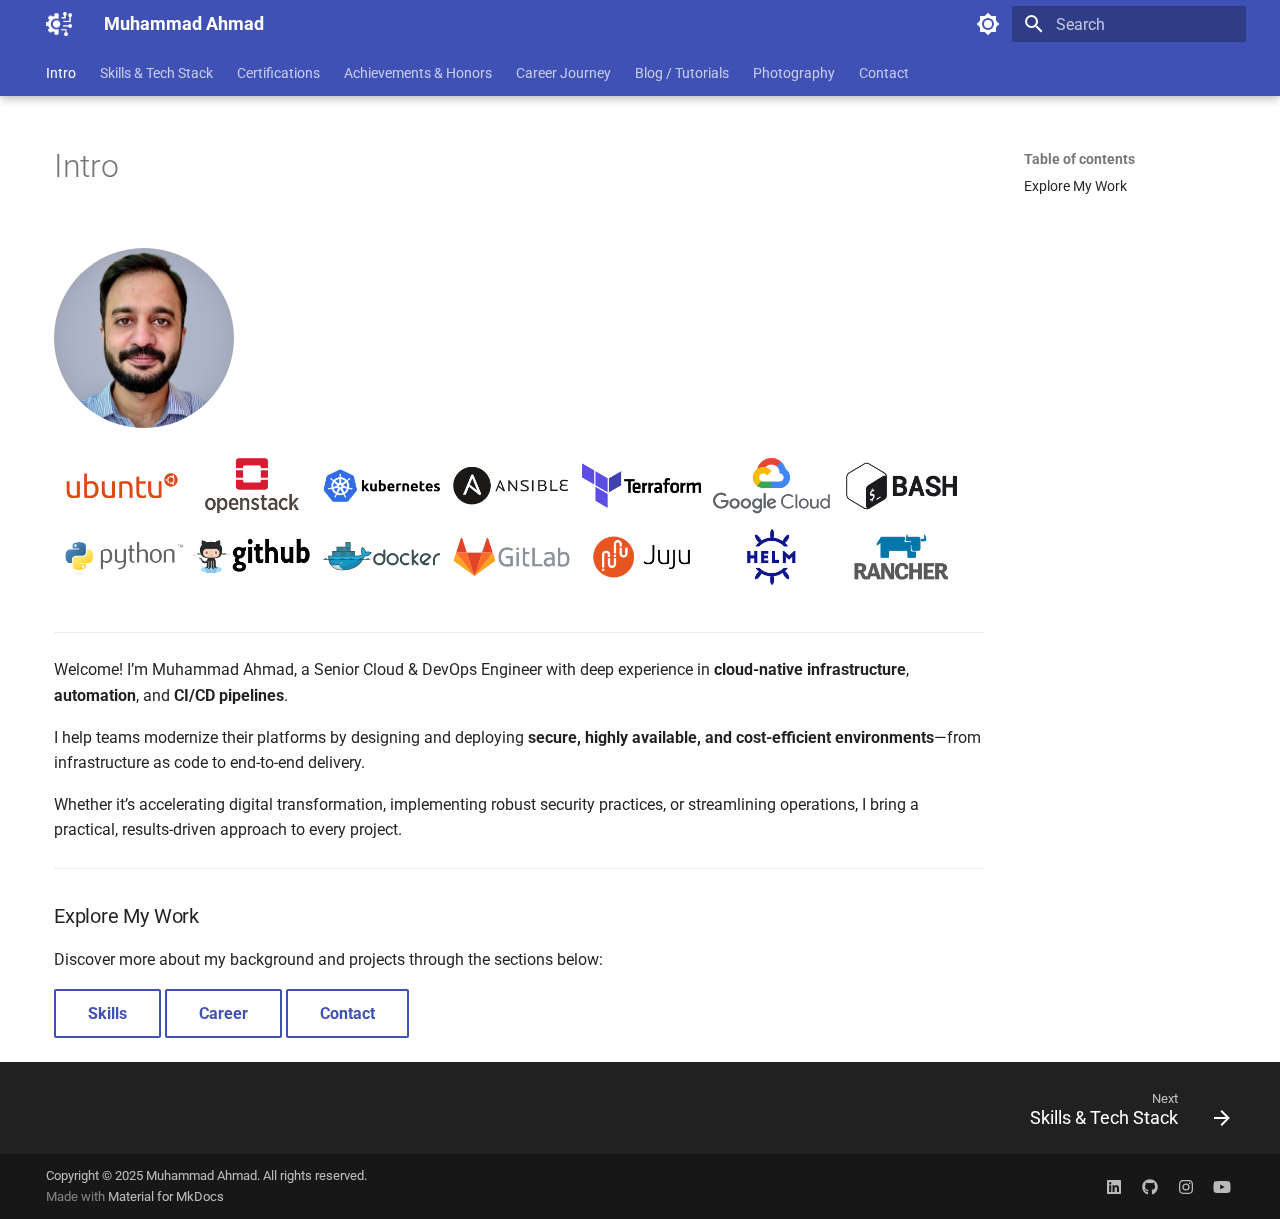
<file: index.html>
<!doctype html>
<html lang="en" class="no-js">
  <head>
    
      <meta charset="utf-8">
      <meta name="viewport" content="width=device-width,initial-scale=1">
      
      
      
      
      
        <link rel="next" href="skills/">
      
      
      <link rel="icon" href="assets/images/favicon.png">
      <meta name="generator" content="mkdocs-1.6.1, mkdocs-material-9.6.20">
    
    
      
        <title>Muhammad Ahmad</title>
      
    
    
      <link rel="stylesheet" href="assets/stylesheets/main.e53b48f4.min.css">
      
        
        <link rel="stylesheet" href="assets/stylesheets/palette.06af60db.min.css">
      
      


    
    
      
    
    
      
        
        
        <link rel="preconnect" href="https://fonts.gstatic.com" crossorigin>
        <link rel="stylesheet" href="https://fonts.googleapis.com/css?family=Roboto:300,300i,400,400i,700,700i%7CRoboto+Mono:400,400i,700,700i&display=fallback">
        <style>:root{--md-text-font:"Roboto";--md-code-font:"Roboto Mono"}</style>
      
    
    
      <link rel="stylesheet" href="css/extra.css">
    
    <script>__md_scope=new URL(".",location),__md_hash=e=>[...e].reduce(((e,_)=>(e<<5)-e+_.charCodeAt(0)),0),__md_get=(e,_=localStorage,t=__md_scope)=>JSON.parse(_.getItem(t.pathname+"."+e)),__md_set=(e,_,t=localStorage,a=__md_scope)=>{try{t.setItem(a.pathname+"."+e,JSON.stringify(_))}catch(e){}}</script>
    
      

    
    
    
  </head>
  
  
    
    
      
    
    
    
    
    <body dir="ltr" data-md-color-scheme="default" data-md-color-primary="indigo" data-md-color-accent="deep-orange">
  
    
    <input class="md-toggle" data-md-toggle="drawer" type="checkbox" id="__drawer" autocomplete="off">
    <input class="md-toggle" data-md-toggle="search" type="checkbox" id="__search" autocomplete="off">
    <label class="md-overlay" for="__drawer"></label>
    <div data-md-component="skip">
      
        
        <a href="#intro" class="md-skip">
          Skip to content
        </a>
      
    </div>
    <div data-md-component="announce">
      
    </div>
    
    
      

  

<header class="md-header md-header--shadow md-header--lifted" data-md-component="header">
  <nav class="md-header__inner md-grid" aria-label="Header">
    <a href="." title="Muhammad Ahmad" class="md-header__button md-logo" aria-label="Muhammad Ahmad" data-md-component="logo">
      
  <img src="images/logo.png" alt="logo">

    </a>
    <label class="md-header__button md-icon" for="__drawer">
      
      <svg xmlns="http://www.w3.org/2000/svg" viewBox="0 0 24 24"><path d="M3 6h18v2H3zm0 5h18v2H3zm0 5h18v2H3z"/></svg>
    </label>
    <div class="md-header__title" data-md-component="header-title">
      <div class="md-header__ellipsis">
        <div class="md-header__topic">
          <span class="md-ellipsis">
            Muhammad Ahmad
          </span>
        </div>
        <div class="md-header__topic" data-md-component="header-topic">
          <span class="md-ellipsis">
            
              Intro
            
          </span>
        </div>
      </div>
    </div>
    
      
        <form class="md-header__option" data-md-component="palette">
  
    
    
    
    <input class="md-option" data-md-color-media="" data-md-color-scheme="default" data-md-color-primary="indigo" data-md-color-accent="deep-orange"  aria-label="Switch to dark mode"  type="radio" name="__palette" id="__palette_0">
    
      <label class="md-header__button md-icon" title="Switch to dark mode" for="__palette_1" hidden>
        <svg xmlns="http://www.w3.org/2000/svg" viewBox="0 0 24 24"><path d="M12 8a4 4 0 0 0-4 4 4 4 0 0 0 4 4 4 4 0 0 0 4-4 4 4 0 0 0-4-4m0 10a6 6 0 0 1-6-6 6 6 0 0 1 6-6 6 6 0 0 1 6 6 6 6 0 0 1-6 6m8-9.31V4h-4.69L12 .69 8.69 4H4v4.69L.69 12 4 15.31V20h4.69L12 23.31 15.31 20H20v-4.69L23.31 12z"/></svg>
      </label>
    
  
    
    
    
    <input class="md-option" data-md-color-media="" data-md-color-scheme="slate" data-md-color-primary="indigo" data-md-color-accent="deep-orange"  aria-label="Switch to light mode"  type="radio" name="__palette" id="__palette_1">
    
      <label class="md-header__button md-icon" title="Switch to light mode" for="__palette_0" hidden>
        <svg xmlns="http://www.w3.org/2000/svg" viewBox="0 0 24 24"><path d="M12 18c-.89 0-1.74-.2-2.5-.55C11.56 16.5 13 14.42 13 12s-1.44-4.5-3.5-5.45C10.26 6.2 11.11 6 12 6a6 6 0 0 1 6 6 6 6 0 0 1-6 6m8-9.31V4h-4.69L12 .69 8.69 4H4v4.69L.69 12 4 15.31V20h4.69L12 23.31 15.31 20H20v-4.69L23.31 12z"/></svg>
      </label>
    
  
</form>
      
    
    
      <script>var palette=__md_get("__palette");if(palette&&palette.color){if("(prefers-color-scheme)"===palette.color.media){var media=matchMedia("(prefers-color-scheme: light)"),input=document.querySelector(media.matches?"[data-md-color-media='(prefers-color-scheme: light)']":"[data-md-color-media='(prefers-color-scheme: dark)']");palette.color.media=input.getAttribute("data-md-color-media"),palette.color.scheme=input.getAttribute("data-md-color-scheme"),palette.color.primary=input.getAttribute("data-md-color-primary"),palette.color.accent=input.getAttribute("data-md-color-accent")}for(var[key,value]of Object.entries(palette.color))document.body.setAttribute("data-md-color-"+key,value)}</script>
    
    
    
      
      
        <label class="md-header__button md-icon" for="__search">
          
          <svg xmlns="http://www.w3.org/2000/svg" viewBox="0 0 24 24"><path d="M9.5 3A6.5 6.5 0 0 1 16 9.5c0 1.61-.59 3.09-1.56 4.23l.27.27h.79l5 5-1.5 1.5-5-5v-.79l-.27-.27A6.52 6.52 0 0 1 9.5 16 6.5 6.5 0 0 1 3 9.5 6.5 6.5 0 0 1 9.5 3m0 2C7 5 5 7 5 9.5S7 14 9.5 14 14 12 14 9.5 12 5 9.5 5"/></svg>
        </label>
        <div class="md-search" data-md-component="search" role="dialog">
  <label class="md-search__overlay" for="__search"></label>
  <div class="md-search__inner" role="search">
    <form class="md-search__form" name="search">
      <input type="text" class="md-search__input" name="query" aria-label="Search" placeholder="Search" autocapitalize="off" autocorrect="off" autocomplete="off" spellcheck="false" data-md-component="search-query" required>
      <label class="md-search__icon md-icon" for="__search">
        
        <svg xmlns="http://www.w3.org/2000/svg" viewBox="0 0 24 24"><path d="M9.5 3A6.5 6.5 0 0 1 16 9.5c0 1.61-.59 3.09-1.56 4.23l.27.27h.79l5 5-1.5 1.5-5-5v-.79l-.27-.27A6.52 6.52 0 0 1 9.5 16 6.5 6.5 0 0 1 3 9.5 6.5 6.5 0 0 1 9.5 3m0 2C7 5 5 7 5 9.5S7 14 9.5 14 14 12 14 9.5 12 5 9.5 5"/></svg>
        
        <svg xmlns="http://www.w3.org/2000/svg" viewBox="0 0 24 24"><path d="M20 11v2H8l5.5 5.5-1.42 1.42L4.16 12l7.92-7.92L13.5 5.5 8 11z"/></svg>
      </label>
      <nav class="md-search__options" aria-label="Search">
        
        <button type="reset" class="md-search__icon md-icon" title="Clear" aria-label="Clear" tabindex="-1">
          
          <svg xmlns="http://www.w3.org/2000/svg" viewBox="0 0 24 24"><path d="M19 6.41 17.59 5 12 10.59 6.41 5 5 6.41 10.59 12 5 17.59 6.41 19 12 13.41 17.59 19 19 17.59 13.41 12z"/></svg>
        </button>
      </nav>
      
    </form>
    <div class="md-search__output">
      <div class="md-search__scrollwrap" tabindex="0" data-md-scrollfix>
        <div class="md-search-result" data-md-component="search-result">
          <div class="md-search-result__meta">
            Initializing search
          </div>
          <ol class="md-search-result__list" role="presentation"></ol>
        </div>
      </div>
    </div>
  </div>
</div>
      
    
    
  </nav>
  
    
      
<nav class="md-tabs" aria-label="Tabs" data-md-component="tabs">
  <div class="md-grid">
    <ul class="md-tabs__list">
      
        
  
  
  
    
  
  
    <li class="md-tabs__item md-tabs__item--active">
      <a href="." class="md-tabs__link">
        
  
  
    
  
  Intro

      </a>
    </li>
  

      
        
  
  
  
  
    <li class="md-tabs__item">
      <a href="skills/" class="md-tabs__link">
        
  
  
    
  
  Skills & Tech Stack

      </a>
    </li>
  

      
        
  
  
  
  
    <li class="md-tabs__item">
      <a href="certifications/" class="md-tabs__link">
        
  
  
    
  
  Certifications

      </a>
    </li>
  

      
        
  
  
  
  
    <li class="md-tabs__item">
      <a href="achievements/" class="md-tabs__link">
        
  
  
    
  
  Achievements & Honors

      </a>
    </li>
  

      
        
  
  
  
  
    
    
      <li class="md-tabs__item">
        <a href="career/" class="md-tabs__link">
          
  
  
  Career Journey

        </a>
      </li>
    
  

      
        
  
  
  
  
    
    
      <li class="md-tabs__item">
        <a href="blog/" class="md-tabs__link">
          
  
  
  Blog / Tutorials

        </a>
      </li>
    
  

      
        
  
  
  
  
    <li class="md-tabs__item">
      <a href="photography/" class="md-tabs__link">
        
  
  
    
  
  Photography

      </a>
    </li>
  

      
        
  
  
  
  
    <li class="md-tabs__item">
      <a href="contact/" class="md-tabs__link">
        
  
  
    
  
  Contact

      </a>
    </li>
  

      
    </ul>
  </div>
</nav>
    
  
</header>
    
    <div class="md-container" data-md-component="container">
      
      
        
      
      <main class="md-main" data-md-component="main">
        <div class="md-main__inner md-grid">
          
            
              
              <div class="md-sidebar md-sidebar--primary" data-md-component="sidebar" data-md-type="navigation" >
                <div class="md-sidebar__scrollwrap">
                  <div class="md-sidebar__inner">
                    


  


<nav class="md-nav md-nav--primary md-nav--lifted" aria-label="Navigation" data-md-level="0">
  <label class="md-nav__title" for="__drawer">
    <a href="." title="Muhammad Ahmad" class="md-nav__button md-logo" aria-label="Muhammad Ahmad" data-md-component="logo">
      
  <img src="images/logo.png" alt="logo">

    </a>
    Muhammad Ahmad
  </label>
  
  <ul class="md-nav__list" data-md-scrollfix>
    
      
      
  
  
    
  
  
  
    <li class="md-nav__item md-nav__item--active">
      
      <input class="md-nav__toggle md-toggle" type="checkbox" id="__toc">
      
      
        
      
      
        <label class="md-nav__link md-nav__link--active" for="__toc">
          
  
  
  <span class="md-ellipsis">
    Intro
    
  </span>
  

          <span class="md-nav__icon md-icon"></span>
        </label>
      
      <a href="." class="md-nav__link md-nav__link--active">
        
  
  
  <span class="md-ellipsis">
    Intro
    
  </span>
  

      </a>
      
        

<nav class="md-nav md-nav--secondary" aria-label="Table of contents">
  
  
  
    
  
  
    <label class="md-nav__title" for="__toc">
      <span class="md-nav__icon md-icon"></span>
      Table of contents
    </label>
    <ul class="md-nav__list" data-md-component="toc" data-md-scrollfix>
      
        <li class="md-nav__item">
  <a href="#explore-my-work" class="md-nav__link">
    <span class="md-ellipsis">
      Explore My Work
    </span>
  </a>
  
</li>
      
    </ul>
  
</nav>
      
    </li>
  

    
      
      
  
  
  
  
    <li class="md-nav__item">
      <a href="skills/" class="md-nav__link">
        
  
  
  <span class="md-ellipsis">
    Skills & Tech Stack
    
  </span>
  

      </a>
    </li>
  

    
      
      
  
  
  
  
    <li class="md-nav__item">
      <a href="certifications/" class="md-nav__link">
        
  
  
  <span class="md-ellipsis">
    Certifications
    
  </span>
  

      </a>
    </li>
  

    
      
      
  
  
  
  
    <li class="md-nav__item">
      <a href="achievements/" class="md-nav__link">
        
  
  
  <span class="md-ellipsis">
    Achievements & Honors
    
  </span>
  

      </a>
    </li>
  

    
      
      
  
  
  
  
    
    
    
    
      
      
    
    
    <li class="md-nav__item md-nav__item--nested">
      
        
        
        <input class="md-nav__toggle md-toggle " type="checkbox" id="__nav_5" >
        
          
          <label class="md-nav__link" for="__nav_5" id="__nav_5_label" tabindex="0">
            
  
  
  <span class="md-ellipsis">
    Career Journey
    
  </span>
  

            <span class="md-nav__icon md-icon"></span>
          </label>
        
        <nav class="md-nav" data-md-level="1" aria-labelledby="__nav_5_label" aria-expanded="false">
          <label class="md-nav__title" for="__nav_5">
            <span class="md-nav__icon md-icon"></span>
            Career Journey
          </label>
          <ul class="md-nav__list" data-md-scrollfix>
            
              
                
  
  
  
  
    <li class="md-nav__item">
      <a href="career/" class="md-nav__link">
        
  
  
  <span class="md-ellipsis">
    Career Journey
    
  </span>
  

      </a>
    </li>
  

              
            
          </ul>
        </nav>
      
    </li>
  

    
      
      
  
  
  
  
    
    
    
    
      
      
    
    
    <li class="md-nav__item md-nav__item--nested">
      
        
        
        <input class="md-nav__toggle md-toggle " type="checkbox" id="__nav_6" >
        
          
          <label class="md-nav__link" for="__nav_6" id="__nav_6_label" tabindex="0">
            
  
  
  <span class="md-ellipsis">
    Blog / Tutorials
    
  </span>
  

            <span class="md-nav__icon md-icon"></span>
          </label>
        
        <nav class="md-nav" data-md-level="1" aria-labelledby="__nav_6_label" aria-expanded="false">
          <label class="md-nav__title" for="__nav_6">
            <span class="md-nav__icon md-icon"></span>
            Blog / Tutorials
          </label>
          <ul class="md-nav__list" data-md-scrollfix>
            
              
                
  
  
  
  
    <li class="md-nav__item">
      <a href="blog/" class="md-nav__link">
        
  
  
  <span class="md-ellipsis">
    Blog Home
    
  </span>
  

      </a>
    </li>
  

              
            
              
                
  
  
  
  
    <li class="md-nav__item">
      <a href="blog/post1.md" class="md-nav__link">
        
  
  
  <span class="md-ellipsis">
    First Post
    
  </span>
  

      </a>
    </li>
  

              
            
              
                
  
  
  
  
    <li class="md-nav__item">
      <a href="blog/post2.md" class="md-nav__link">
        
  
  
  <span class="md-ellipsis">
    Second Post
    
  </span>
  

      </a>
    </li>
  

              
            
          </ul>
        </nav>
      
    </li>
  

    
      
      
  
  
  
  
    <li class="md-nav__item">
      <a href="photography/" class="md-nav__link">
        
  
  
  <span class="md-ellipsis">
    Photography
    
  </span>
  

      </a>
    </li>
  

    
      
      
  
  
  
  
    <li class="md-nav__item">
      <a href="contact/" class="md-nav__link">
        
  
  
  <span class="md-ellipsis">
    Contact
    
  </span>
  

      </a>
    </li>
  

    
  </ul>
</nav>
                  </div>
                </div>
              </div>
            
            
              
              <div class="md-sidebar md-sidebar--secondary" data-md-component="sidebar" data-md-type="toc" >
                <div class="md-sidebar__scrollwrap">
                  <div class="md-sidebar__inner">
                    

<nav class="md-nav md-nav--secondary" aria-label="Table of contents">
  
  
  
    
  
  
    <label class="md-nav__title" for="__toc">
      <span class="md-nav__icon md-icon"></span>
      Table of contents
    </label>
    <ul class="md-nav__list" data-md-component="toc" data-md-scrollfix>
      
        <li class="md-nav__item">
  <a href="#explore-my-work" class="md-nav__link">
    <span class="md-ellipsis">
      Explore My Work
    </span>
  </a>
  
</li>
      
    </ul>
  
</nav>
                  </div>
                </div>
              </div>
            
          
          
            <div class="md-content" data-md-component="content">
              <article class="md-content__inner md-typeset">
                
                  



<h1 id="intro">Intro<a class="headerlink" href="#intro" title="Permanent link">&para;</a></h1>
<p><img src="images/profile.jpg"
     alt="Portrait of Muhammad Ahmad, Senior Cloud & DevOps Engineer"
     width="180"
     style="border-radius: 50%; margin-top: 1rem;" /></p>
<p><img src="images/mainlogo.png" alt="Tech Logos" height="40" /></p>
<hr />
<p>Welcome! I’m Muhammad Ahmad, a Senior Cloud &amp; DevOps Engineer with deep experience in <strong>cloud-native infrastructure</strong>, <strong>automation</strong>, and <strong>CI/CD pipelines</strong>.  </p>
<p>I help teams modernize their platforms by designing and deploying <strong>secure, highly available, and cost-efficient environments</strong>—from infrastructure as code to end-to-end delivery.</p>
<p>Whether it’s accelerating digital transformation, implementing robust security practices, or streamlining operations, I bring a practical, results-driven approach to every project.</p>
<hr />
<h3 id="explore-my-work">Explore My Work<a class="headerlink" href="#explore-my-work" title="Permanent link">&para;</a></h3>
<p>Discover more about my background and projects through the sections below:</p>
<p><a class="md-button" href="skills/">Skills</a> <a class="md-button" href="career/">Career</a>  <a class="md-button" href="contact/">Contact</a></p>












                
              </article>
            </div>
          
          
<script>var target=document.getElementById(location.hash.slice(1));target&&target.name&&(target.checked=target.name.startsWith("__tabbed_"))</script>
        </div>
        
          <button type="button" class="md-top md-icon" data-md-component="top" hidden>
  
  <svg xmlns="http://www.w3.org/2000/svg" viewBox="0 0 24 24"><path d="M13 20h-2V8l-5.5 5.5-1.42-1.42L12 4.16l7.92 7.92-1.42 1.42L13 8z"/></svg>
  Back to top
</button>
        
      </main>
      
        <footer class="md-footer">
  
    
      
      <nav class="md-footer__inner md-grid" aria-label="Footer" >
        
        
          
          <a href="skills/" class="md-footer__link md-footer__link--next" aria-label="Next: Skills &amp; Tech Stack">
            <div class="md-footer__title">
              <span class="md-footer__direction">
                Next
              </span>
              <div class="md-ellipsis">
                Skills & Tech Stack
              </div>
            </div>
            <div class="md-footer__button md-icon">
              
              <svg xmlns="http://www.w3.org/2000/svg" viewBox="0 0 24 24"><path d="M4 11v2h12l-5.5 5.5 1.42 1.42L19.84 12l-7.92-7.92L10.5 5.5 16 11z"/></svg>
            </div>
          </a>
        
      </nav>
    
  
  <div class="md-footer-meta md-typeset">
    <div class="md-footer-meta__inner md-grid">
      <div class="md-copyright">
  
    <div class="md-copyright__highlight">
      Copyright &copy; 2025 Muhammad Ahmad. All rights reserved.
    </div>
  
  
    Made with
    <a href="https://squidfunk.github.io/mkdocs-material/" target="_blank" rel="noopener">
      Material for MkDocs
    </a>
  
</div>
      
        
<div class="md-social">
  
    
    
    
    
      
      
    
    <a href="https://www.linkedin.com/in/muhammad-ahmad-b6a04736/" target="_blank" rel="noopener" title="www.linkedin.com" class="md-social__link">
      <svg xmlns="http://www.w3.org/2000/svg" viewBox="0 0 448 512"><!--! Font Awesome Free 7.0.0 by @fontawesome - https://fontawesome.com License - https://fontawesome.com/license/free (Icons: CC BY 4.0, Fonts: SIL OFL 1.1, Code: MIT License) Copyright 2025 Fonticons, Inc.--><path d="M416 32H31.9C14.3 32 0 46.5 0 64.3v383.4C0 465.5 14.3 480 31.9 480H416c17.6 0 32-14.5 32-32.3V64.3c0-17.8-14.4-32.3-32-32.3M135.4 416H69V202.2h66.5V416zM102.2 96a38.5 38.5 0 1 1 0 77 38.5 38.5 0 1 1 0-77m282.1 320h-66.4V312c0-24.8-.5-56.7-34.5-56.7-34.6 0-39.9 27-39.9 54.9V416h-66.4V202.2h63.7v29.2h.9c8.9-16.8 30.6-34.5 62.9-34.5 67.2 0 79.7 44.3 79.7 101.9z"/></svg>
    </a>
  
    
    
    
    
      
      
    
    <a href="https://www.github.com/ahmadfsbd" target="_blank" rel="noopener" title="www.github.com" class="md-social__link">
      <svg xmlns="http://www.w3.org/2000/svg" viewBox="0 0 512 512"><!--! Font Awesome Free 7.0.0 by @fontawesome - https://fontawesome.com License - https://fontawesome.com/license/free (Icons: CC BY 4.0, Fonts: SIL OFL 1.1, Code: MIT License) Copyright 2025 Fonticons, Inc.--><path d="M173.9 397.4c0 2-2.3 3.6-5.2 3.6-3.3.3-5.6-1.3-5.6-3.6 0-2 2.3-3.6 5.2-3.6 3-.3 5.6 1.3 5.6 3.6m-31.1-4.5c-.7 2 1.3 4.3 4.3 4.9 2.6 1 5.6 0 6.2-2s-1.3-4.3-4.3-5.2c-2.6-.7-5.5.3-6.2 2.3m44.2-1.7c-2.9.7-4.9 2.6-4.6 4.9.3 2 2.9 3.3 5.9 2.6 2.9-.7 4.9-2.6 4.6-4.6-.3-1.9-3-3.2-5.9-2.9M252.8 8C114.1 8 8 113.3 8 252c0 110.9 69.8 205.8 169.5 239.2 12.8 2.3 17.3-5.6 17.3-12.1 0-6.2-.3-40.4-.3-61.4 0 0-70 15-84.7-29.8 0 0-11.4-29.1-27.8-36.6 0 0-22.9-15.7 1.6-15.4 0 0 24.9 2 38.6 25.8 21.9 38.6 58.6 27.5 72.9 20.9 2.3-16 8.8-27.1 16-33.7-55.9-6.2-112.3-14.3-112.3-110.5 0-27.5 7.6-41.3 23.6-58.9-2.6-6.5-11.1-33.3 2.6-67.9 20.9-6.5 69 27 69 27 20-5.6 41.5-8.5 62.8-8.5s42.8 2.9 62.8 8.5c0 0 48.1-33.6 69-27 13.7 34.7 5.2 61.4 2.6 67.9 16 17.7 25.8 31.5 25.8 58.9 0 96.5-58.9 104.2-114.8 110.5 9.2 7.9 17 22.9 17 46.4 0 33.7-.3 75.4-.3 83.6 0 6.5 4.6 14.4 17.3 12.1C436.2 457.8 504 362.9 504 252 504 113.3 391.5 8 252.8 8M105.2 352.9c-1.3 1-1 3.3.7 5.2 1.6 1.6 3.9 2.3 5.2 1 1.3-1 1-3.3-.7-5.2-1.6-1.6-3.9-2.3-5.2-1m-10.8-8.1c-.7 1.3.3 2.9 2.3 3.9 1.6 1 3.6.7 4.3-.7.7-1.3-.3-2.9-2.3-3.9-2-.6-3.6-.3-4.3.7m32.4 35.6c-1.6 1.3-1 4.3 1.3 6.2 2.3 2.3 5.2 2.6 6.5 1 1.3-1.3.7-4.3-1.3-6.2-2.2-2.3-5.2-2.6-6.5-1m-11.4-14.7c-1.6 1-1.6 3.6 0 5.9s4.3 3.3 5.6 2.3c1.6-1.3 1.6-3.9 0-6.2-1.4-2.3-4-3.3-5.6-2"/></svg>
    </a>
  
    
    
    
    
      
      
    
    <a href="https://www.instagram.com/ehm_ud" target="_blank" rel="noopener" title="www.instagram.com" class="md-social__link">
      <svg xmlns="http://www.w3.org/2000/svg" viewBox="0 0 448 512"><!--! Font Awesome Free 7.0.0 by @fontawesome - https://fontawesome.com License - https://fontawesome.com/license/free (Icons: CC BY 4.0, Fonts: SIL OFL 1.1, Code: MIT License) Copyright 2025 Fonticons, Inc.--><path d="M224.3 141a115 115 0 1 0-.6 230 115 115 0 1 0 .6-230m-.6 40.4a74.6 74.6 0 1 1 .6 149.2 74.6 74.6 0 1 1-.6-149.2m93.4-45.1a26.8 26.8 0 1 1 53.6 0 26.8 26.8 0 1 1-53.6 0m129.7 27.2c-1.7-35.9-9.9-67.7-36.2-93.9-26.2-26.2-58-34.4-93.9-36.2-37-2.1-147.9-2.1-184.9 0-35.8 1.7-67.6 9.9-93.9 36.1s-34.4 58-36.2 93.9c-2.1 37-2.1 147.9 0 184.9 1.7 35.9 9.9 67.7 36.2 93.9s58 34.4 93.9 36.2c37 2.1 147.9 2.1 184.9 0 35.9-1.7 67.7-9.9 93.9-36.2 26.2-26.2 34.4-58 36.2-93.9 2.1-37 2.1-147.8 0-184.8M399 388c-7.8 19.6-22.9 34.7-42.6 42.6-29.5 11.7-99.5 9-132.1 9s-102.7 2.6-132.1-9c-19.6-7.8-34.7-22.9-42.6-42.6-11.7-29.5-9-99.5-9-132.1s-2.6-102.7 9-132.1c7.8-19.6 22.9-34.7 42.6-42.6 29.5-11.7 99.5-9 132.1-9s102.7-2.6 132.1 9c19.6 7.8 34.7 22.9 42.6 42.6 11.7 29.5 9 99.5 9 132.1s2.7 102.7-9 132.1"/></svg>
    </a>
  
    
    
    
    
      
      
    
    <a href="https://www.youtube.com/@ehm_ud" target="_blank" rel="noopener" title="www.youtube.com" class="md-social__link">
      <svg xmlns="http://www.w3.org/2000/svg" viewBox="0 0 576 512"><!--! Font Awesome Free 7.0.0 by @fontawesome - https://fontawesome.com License - https://fontawesome.com/license/free (Icons: CC BY 4.0, Fonts: SIL OFL 1.1, Code: MIT License) Copyright 2025 Fonticons, Inc.--><path d="M549.7 124.1c-6.2-23.7-24.8-42.3-48.3-48.6C458.9 64 288.1 64 288.1 64S117.3 64 74.7 75.5c-23.5 6.3-42 24.9-48.3 48.6C15 167 15 256.4 15 256.4s0 89.4 11.4 132.3c6.3 23.6 24.8 41.5 48.3 47.8C117.3 448 288.1 448 288.1 448s170.8 0 213.4-11.5c23.5-6.3 42-24.2 48.3-47.8 11.4-42.9 11.4-132.3 11.4-132.3s0-89.4-11.4-132.3zM232.2 337.6V175.2l142.7 81.2z"/></svg>
    </a>
  
</div>
      
    </div>
  </div>
</footer>
      
    </div>
    <div class="md-dialog" data-md-component="dialog">
      <div class="md-dialog__inner md-typeset"></div>
    </div>
    
    
    
      
      <script id="__config" type="application/json">{"base": ".", "features": ["navigation.footer", "navigation.instant", "navigation.top", "navigation.tracking", "navigation.tabs.sticky", "navigation.tabs", "navigation.tabs.sticky", "content.code.copy"], "search": "assets/javascripts/workers/search.973d3a69.min.js", "tags": null, "translations": {"clipboard.copied": "Copied to clipboard", "clipboard.copy": "Copy to clipboard", "search.result.more.one": "1 more on this page", "search.result.more.other": "# more on this page", "search.result.none": "No matching documents", "search.result.one": "1 matching document", "search.result.other": "# matching documents", "search.result.placeholder": "Type to start searching", "search.result.term.missing": "Missing", "select.version": "Select version"}, "version": null}</script>
    
    
      <script src="assets/javascripts/bundle.f55a23d4.min.js"></script>
      
    
  </body>
</html>
</file>
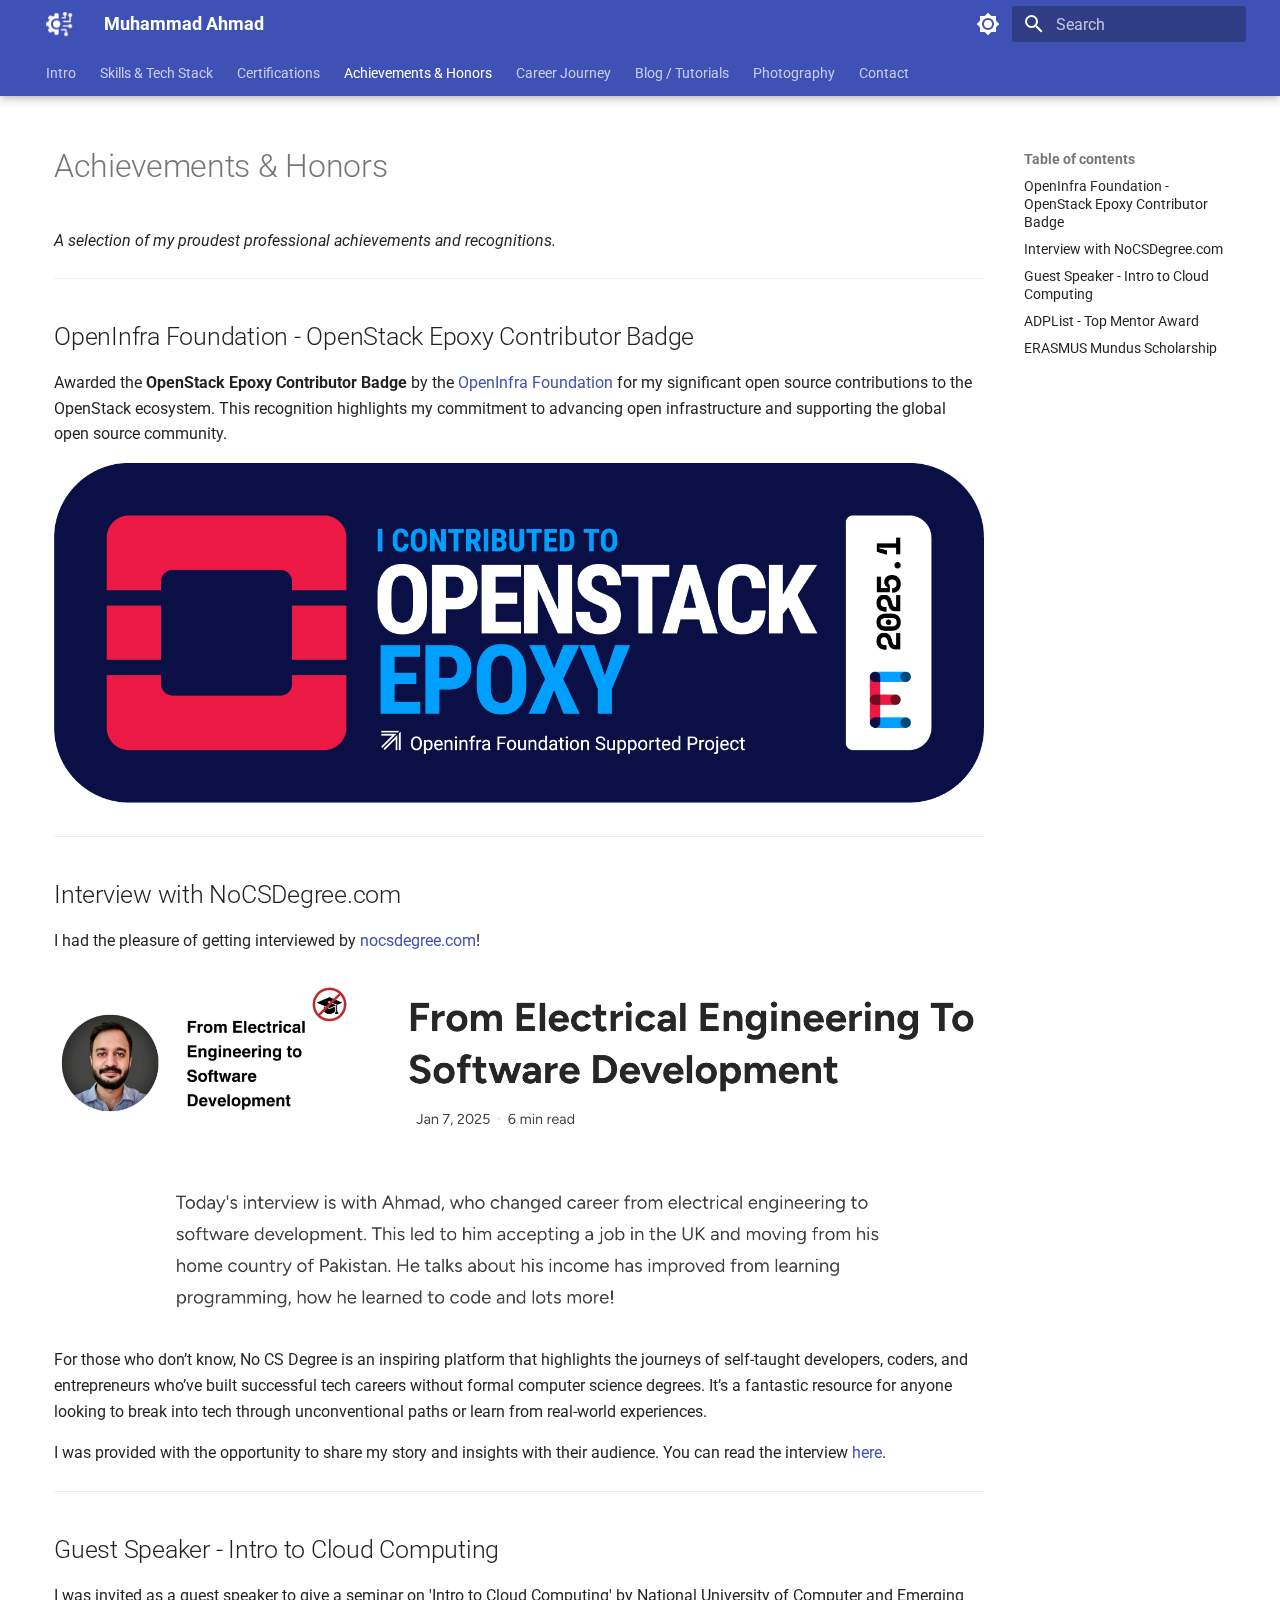
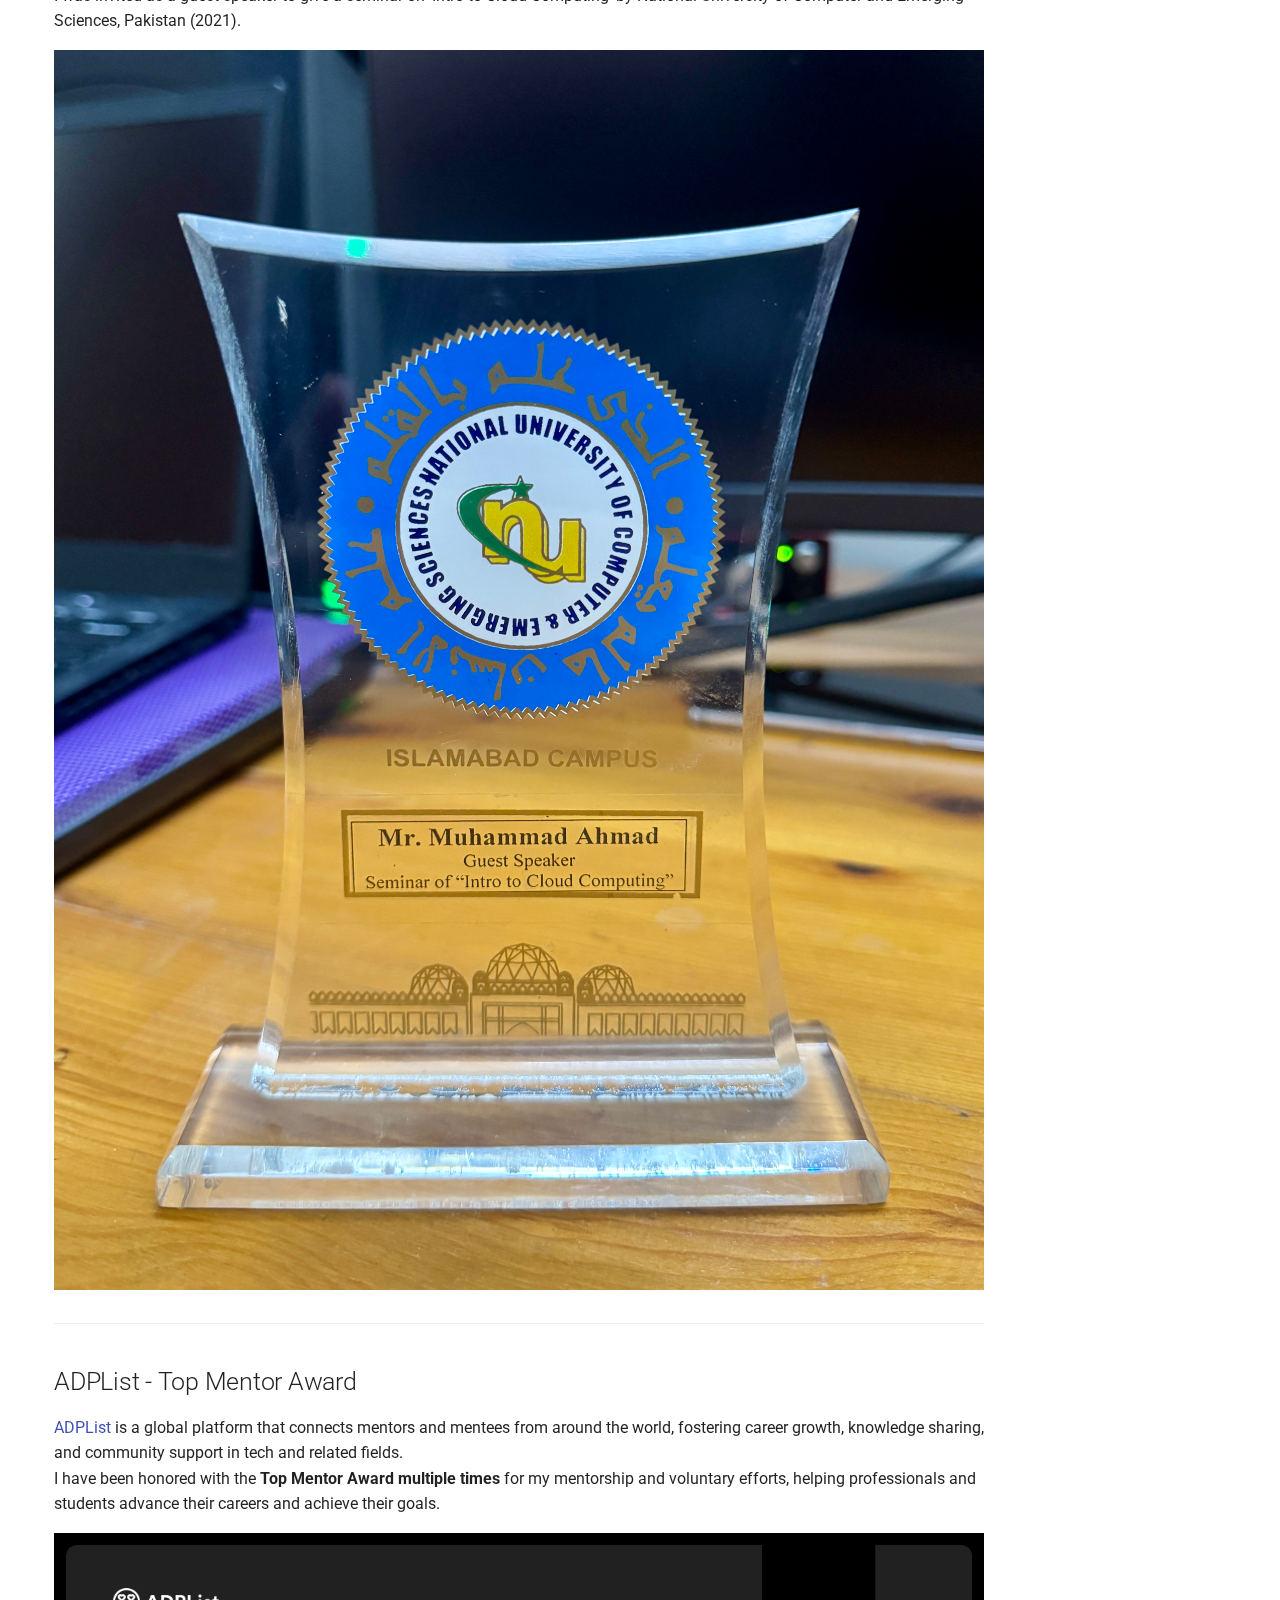
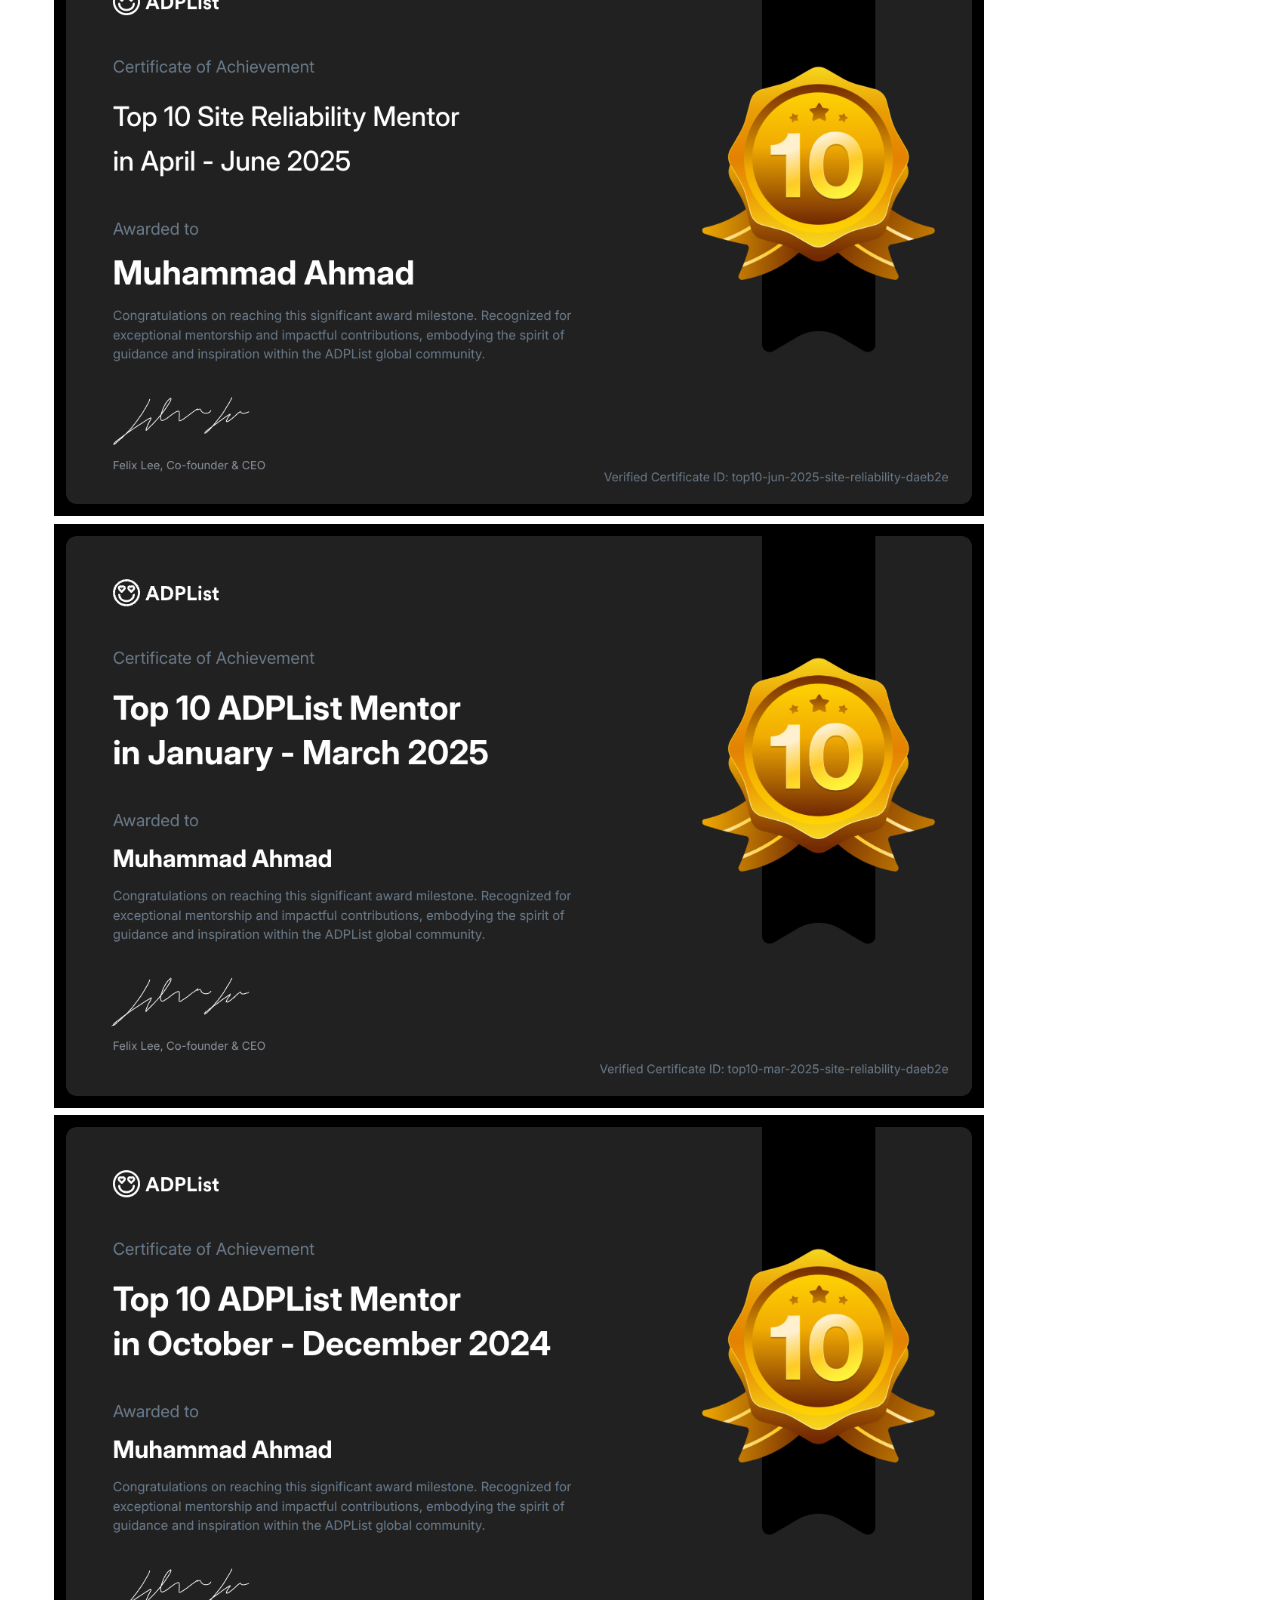
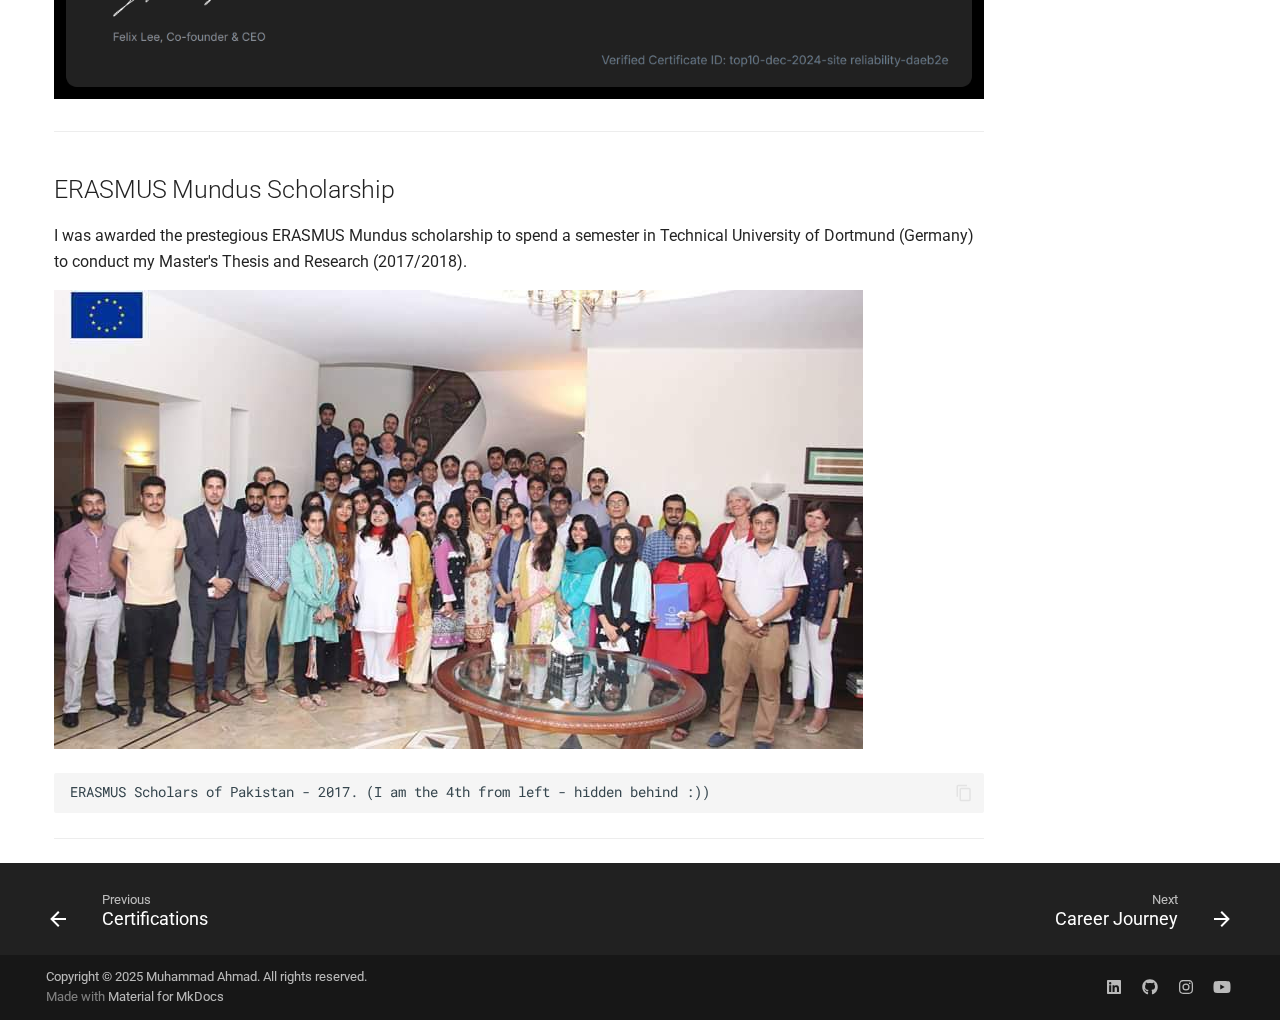
<file: achievements/index.html>
<!doctype html>
<html lang="en" class="no-js">
  <head>
    
      <meta charset="utf-8">
      <meta name="viewport" content="width=device-width,initial-scale=1">
      
      
      
      
        <link rel="prev" href="../certifications/">
      
      
        <link rel="next" href="../career/">
      
      
      <link rel="icon" href="../assets/images/favicon.png">
      <meta name="generator" content="mkdocs-1.6.1, mkdocs-material-9.6.20">
    
    
      
        <title>Achievements & Honors - Muhammad Ahmad</title>
      
    
    
      <link rel="stylesheet" href="../assets/stylesheets/main.e53b48f4.min.css">
      
        
        <link rel="stylesheet" href="../assets/stylesheets/palette.06af60db.min.css">
      
      


    
    
      
    
    
      
        
        
        <link rel="preconnect" href="https://fonts.gstatic.com" crossorigin>
        <link rel="stylesheet" href="https://fonts.googleapis.com/css?family=Roboto:300,300i,400,400i,700,700i%7CRoboto+Mono:400,400i,700,700i&display=fallback">
        <style>:root{--md-text-font:"Roboto";--md-code-font:"Roboto Mono"}</style>
      
    
    
      <link rel="stylesheet" href="../css/extra.css">
    
    <script>__md_scope=new URL("..",location),__md_hash=e=>[...e].reduce(((e,_)=>(e<<5)-e+_.charCodeAt(0)),0),__md_get=(e,_=localStorage,t=__md_scope)=>JSON.parse(_.getItem(t.pathname+"."+e)),__md_set=(e,_,t=localStorage,a=__md_scope)=>{try{t.setItem(a.pathname+"."+e,JSON.stringify(_))}catch(e){}}</script>
    
      

    
    
    
  </head>
  
  
    
    
      
    
    
    
    
    <body dir="ltr" data-md-color-scheme="default" data-md-color-primary="indigo" data-md-color-accent="deep-orange">
  
    
    <input class="md-toggle" data-md-toggle="drawer" type="checkbox" id="__drawer" autocomplete="off">
    <input class="md-toggle" data-md-toggle="search" type="checkbox" id="__search" autocomplete="off">
    <label class="md-overlay" for="__drawer"></label>
    <div data-md-component="skip">
      
        
        <a href="#achievements-honors" class="md-skip">
          Skip to content
        </a>
      
    </div>
    <div data-md-component="announce">
      
    </div>
    
    
      

  

<header class="md-header md-header--shadow md-header--lifted" data-md-component="header">
  <nav class="md-header__inner md-grid" aria-label="Header">
    <a href=".." title="Muhammad Ahmad" class="md-header__button md-logo" aria-label="Muhammad Ahmad" data-md-component="logo">
      
  <img src="../images/logo.png" alt="logo">

    </a>
    <label class="md-header__button md-icon" for="__drawer">
      
      <svg xmlns="http://www.w3.org/2000/svg" viewBox="0 0 24 24"><path d="M3 6h18v2H3zm0 5h18v2H3zm0 5h18v2H3z"/></svg>
    </label>
    <div class="md-header__title" data-md-component="header-title">
      <div class="md-header__ellipsis">
        <div class="md-header__topic">
          <span class="md-ellipsis">
            Muhammad Ahmad
          </span>
        </div>
        <div class="md-header__topic" data-md-component="header-topic">
          <span class="md-ellipsis">
            
              Achievements & Honors
            
          </span>
        </div>
      </div>
    </div>
    
      
        <form class="md-header__option" data-md-component="palette">
  
    
    
    
    <input class="md-option" data-md-color-media="" data-md-color-scheme="default" data-md-color-primary="indigo" data-md-color-accent="deep-orange"  aria-label="Switch to dark mode"  type="radio" name="__palette" id="__palette_0">
    
      <label class="md-header__button md-icon" title="Switch to dark mode" for="__palette_1" hidden>
        <svg xmlns="http://www.w3.org/2000/svg" viewBox="0 0 24 24"><path d="M12 8a4 4 0 0 0-4 4 4 4 0 0 0 4 4 4 4 0 0 0 4-4 4 4 0 0 0-4-4m0 10a6 6 0 0 1-6-6 6 6 0 0 1 6-6 6 6 0 0 1 6 6 6 6 0 0 1-6 6m8-9.31V4h-4.69L12 .69 8.69 4H4v4.69L.69 12 4 15.31V20h4.69L12 23.31 15.31 20H20v-4.69L23.31 12z"/></svg>
      </label>
    
  
    
    
    
    <input class="md-option" data-md-color-media="" data-md-color-scheme="slate" data-md-color-primary="indigo" data-md-color-accent="deep-orange"  aria-label="Switch to light mode"  type="radio" name="__palette" id="__palette_1">
    
      <label class="md-header__button md-icon" title="Switch to light mode" for="__palette_0" hidden>
        <svg xmlns="http://www.w3.org/2000/svg" viewBox="0 0 24 24"><path d="M12 18c-.89 0-1.74-.2-2.5-.55C11.56 16.5 13 14.42 13 12s-1.44-4.5-3.5-5.45C10.26 6.2 11.11 6 12 6a6 6 0 0 1 6 6 6 6 0 0 1-6 6m8-9.31V4h-4.69L12 .69 8.69 4H4v4.69L.69 12 4 15.31V20h4.69L12 23.31 15.31 20H20v-4.69L23.31 12z"/></svg>
      </label>
    
  
</form>
      
    
    
      <script>var palette=__md_get("__palette");if(palette&&palette.color){if("(prefers-color-scheme)"===palette.color.media){var media=matchMedia("(prefers-color-scheme: light)"),input=document.querySelector(media.matches?"[data-md-color-media='(prefers-color-scheme: light)']":"[data-md-color-media='(prefers-color-scheme: dark)']");palette.color.media=input.getAttribute("data-md-color-media"),palette.color.scheme=input.getAttribute("data-md-color-scheme"),palette.color.primary=input.getAttribute("data-md-color-primary"),palette.color.accent=input.getAttribute("data-md-color-accent")}for(var[key,value]of Object.entries(palette.color))document.body.setAttribute("data-md-color-"+key,value)}</script>
    
    
    
      
      
        <label class="md-header__button md-icon" for="__search">
          
          <svg xmlns="http://www.w3.org/2000/svg" viewBox="0 0 24 24"><path d="M9.5 3A6.5 6.5 0 0 1 16 9.5c0 1.61-.59 3.09-1.56 4.23l.27.27h.79l5 5-1.5 1.5-5-5v-.79l-.27-.27A6.52 6.52 0 0 1 9.5 16 6.5 6.5 0 0 1 3 9.5 6.5 6.5 0 0 1 9.5 3m0 2C7 5 5 7 5 9.5S7 14 9.5 14 14 12 14 9.5 12 5 9.5 5"/></svg>
        </label>
        <div class="md-search" data-md-component="search" role="dialog">
  <label class="md-search__overlay" for="__search"></label>
  <div class="md-search__inner" role="search">
    <form class="md-search__form" name="search">
      <input type="text" class="md-search__input" name="query" aria-label="Search" placeholder="Search" autocapitalize="off" autocorrect="off" autocomplete="off" spellcheck="false" data-md-component="search-query" required>
      <label class="md-search__icon md-icon" for="__search">
        
        <svg xmlns="http://www.w3.org/2000/svg" viewBox="0 0 24 24"><path d="M9.5 3A6.5 6.5 0 0 1 16 9.5c0 1.61-.59 3.09-1.56 4.23l.27.27h.79l5 5-1.5 1.5-5-5v-.79l-.27-.27A6.52 6.52 0 0 1 9.5 16 6.5 6.5 0 0 1 3 9.5 6.5 6.5 0 0 1 9.5 3m0 2C7 5 5 7 5 9.5S7 14 9.5 14 14 12 14 9.5 12 5 9.5 5"/></svg>
        
        <svg xmlns="http://www.w3.org/2000/svg" viewBox="0 0 24 24"><path d="M20 11v2H8l5.5 5.5-1.42 1.42L4.16 12l7.92-7.92L13.5 5.5 8 11z"/></svg>
      </label>
      <nav class="md-search__options" aria-label="Search">
        
        <button type="reset" class="md-search__icon md-icon" title="Clear" aria-label="Clear" tabindex="-1">
          
          <svg xmlns="http://www.w3.org/2000/svg" viewBox="0 0 24 24"><path d="M19 6.41 17.59 5 12 10.59 6.41 5 5 6.41 10.59 12 5 17.59 6.41 19 12 13.41 17.59 19 19 17.59 13.41 12z"/></svg>
        </button>
      </nav>
      
    </form>
    <div class="md-search__output">
      <div class="md-search__scrollwrap" tabindex="0" data-md-scrollfix>
        <div class="md-search-result" data-md-component="search-result">
          <div class="md-search-result__meta">
            Initializing search
          </div>
          <ol class="md-search-result__list" role="presentation"></ol>
        </div>
      </div>
    </div>
  </div>
</div>
      
    
    
  </nav>
  
    
      
<nav class="md-tabs" aria-label="Tabs" data-md-component="tabs">
  <div class="md-grid">
    <ul class="md-tabs__list">
      
        
  
  
  
  
    <li class="md-tabs__item">
      <a href=".." class="md-tabs__link">
        
  
  
    
  
  Intro

      </a>
    </li>
  

      
        
  
  
  
  
    <li class="md-tabs__item">
      <a href="../skills/" class="md-tabs__link">
        
  
  
    
  
  Skills & Tech Stack

      </a>
    </li>
  

      
        
  
  
  
  
    <li class="md-tabs__item">
      <a href="../certifications/" class="md-tabs__link">
        
  
  
    
  
  Certifications

      </a>
    </li>
  

      
        
  
  
  
    
  
  
    <li class="md-tabs__item md-tabs__item--active">
      <a href="./" class="md-tabs__link">
        
  
  
    
  
  Achievements & Honors

      </a>
    </li>
  

      
        
  
  
  
  
    
    
      <li class="md-tabs__item">
        <a href="../career/" class="md-tabs__link">
          
  
  
  Career Journey

        </a>
      </li>
    
  

      
        
  
  
  
  
    
    
      <li class="md-tabs__item">
        <a href="../blog/" class="md-tabs__link">
          
  
  
  Blog / Tutorials

        </a>
      </li>
    
  

      
        
  
  
  
  
    <li class="md-tabs__item">
      <a href="../photography/" class="md-tabs__link">
        
  
  
    
  
  Photography

      </a>
    </li>
  

      
        
  
  
  
  
    <li class="md-tabs__item">
      <a href="../contact/" class="md-tabs__link">
        
  
  
    
  
  Contact

      </a>
    </li>
  

      
    </ul>
  </div>
</nav>
    
  
</header>
    
    <div class="md-container" data-md-component="container">
      
      
        
      
      <main class="md-main" data-md-component="main">
        <div class="md-main__inner md-grid">
          
            
              
              <div class="md-sidebar md-sidebar--primary" data-md-component="sidebar" data-md-type="navigation" >
                <div class="md-sidebar__scrollwrap">
                  <div class="md-sidebar__inner">
                    


  


<nav class="md-nav md-nav--primary md-nav--lifted" aria-label="Navigation" data-md-level="0">
  <label class="md-nav__title" for="__drawer">
    <a href=".." title="Muhammad Ahmad" class="md-nav__button md-logo" aria-label="Muhammad Ahmad" data-md-component="logo">
      
  <img src="../images/logo.png" alt="logo">

    </a>
    Muhammad Ahmad
  </label>
  
  <ul class="md-nav__list" data-md-scrollfix>
    
      
      
  
  
  
  
    <li class="md-nav__item">
      <a href=".." class="md-nav__link">
        
  
  
  <span class="md-ellipsis">
    Intro
    
  </span>
  

      </a>
    </li>
  

    
      
      
  
  
  
  
    <li class="md-nav__item">
      <a href="../skills/" class="md-nav__link">
        
  
  
  <span class="md-ellipsis">
    Skills & Tech Stack
    
  </span>
  

      </a>
    </li>
  

    
      
      
  
  
  
  
    <li class="md-nav__item">
      <a href="../certifications/" class="md-nav__link">
        
  
  
  <span class="md-ellipsis">
    Certifications
    
  </span>
  

      </a>
    </li>
  

    
      
      
  
  
    
  
  
  
    <li class="md-nav__item md-nav__item--active">
      
      <input class="md-nav__toggle md-toggle" type="checkbox" id="__toc">
      
      
        
      
      
        <label class="md-nav__link md-nav__link--active" for="__toc">
          
  
  
  <span class="md-ellipsis">
    Achievements & Honors
    
  </span>
  

          <span class="md-nav__icon md-icon"></span>
        </label>
      
      <a href="./" class="md-nav__link md-nav__link--active">
        
  
  
  <span class="md-ellipsis">
    Achievements & Honors
    
  </span>
  

      </a>
      
        

<nav class="md-nav md-nav--secondary" aria-label="Table of contents">
  
  
  
    
  
  
    <label class="md-nav__title" for="__toc">
      <span class="md-nav__icon md-icon"></span>
      Table of contents
    </label>
    <ul class="md-nav__list" data-md-component="toc" data-md-scrollfix>
      
        <li class="md-nav__item">
  <a href="#openinfra-foundation-openstack-epoxy-contributor-badge" class="md-nav__link">
    <span class="md-ellipsis">
      OpenInfra Foundation - OpenStack Epoxy Contributor Badge
    </span>
  </a>
  
</li>
      
        <li class="md-nav__item">
  <a href="#interview-with-nocsdegreecom" class="md-nav__link">
    <span class="md-ellipsis">
      Interview with NoCSDegree.com
    </span>
  </a>
  
</li>
      
        <li class="md-nav__item">
  <a href="#guest-speaker-intro-to-cloud-computing" class="md-nav__link">
    <span class="md-ellipsis">
      Guest Speaker - Intro to Cloud Computing
    </span>
  </a>
  
</li>
      
        <li class="md-nav__item">
  <a href="#adplist-top-mentor-award" class="md-nav__link">
    <span class="md-ellipsis">
      ADPList - Top Mentor Award
    </span>
  </a>
  
</li>
      
        <li class="md-nav__item">
  <a href="#erasmus-mundus-scholarship" class="md-nav__link">
    <span class="md-ellipsis">
      ERASMUS Mundus Scholarship
    </span>
  </a>
  
</li>
      
    </ul>
  
</nav>
      
    </li>
  

    
      
      
  
  
  
  
    
    
    
    
      
      
    
    
    <li class="md-nav__item md-nav__item--nested">
      
        
        
        <input class="md-nav__toggle md-toggle " type="checkbox" id="__nav_5" >
        
          
          <label class="md-nav__link" for="__nav_5" id="__nav_5_label" tabindex="0">
            
  
  
  <span class="md-ellipsis">
    Career Journey
    
  </span>
  

            <span class="md-nav__icon md-icon"></span>
          </label>
        
        <nav class="md-nav" data-md-level="1" aria-labelledby="__nav_5_label" aria-expanded="false">
          <label class="md-nav__title" for="__nav_5">
            <span class="md-nav__icon md-icon"></span>
            Career Journey
          </label>
          <ul class="md-nav__list" data-md-scrollfix>
            
              
                
  
  
  
  
    <li class="md-nav__item">
      <a href="../career/" class="md-nav__link">
        
  
  
  <span class="md-ellipsis">
    Career Journey
    
  </span>
  

      </a>
    </li>
  

              
            
          </ul>
        </nav>
      
    </li>
  

    
      
      
  
  
  
  
    
    
    
    
      
      
    
    
    <li class="md-nav__item md-nav__item--nested">
      
        
        
        <input class="md-nav__toggle md-toggle " type="checkbox" id="__nav_6" >
        
          
          <label class="md-nav__link" for="__nav_6" id="__nav_6_label" tabindex="0">
            
  
  
  <span class="md-ellipsis">
    Blog / Tutorials
    
  </span>
  

            <span class="md-nav__icon md-icon"></span>
          </label>
        
        <nav class="md-nav" data-md-level="1" aria-labelledby="__nav_6_label" aria-expanded="false">
          <label class="md-nav__title" for="__nav_6">
            <span class="md-nav__icon md-icon"></span>
            Blog / Tutorials
          </label>
          <ul class="md-nav__list" data-md-scrollfix>
            
              
                
  
  
  
  
    <li class="md-nav__item">
      <a href="../blog/" class="md-nav__link">
        
  
  
  <span class="md-ellipsis">
    Blog Home
    
  </span>
  

      </a>
    </li>
  

              
            
              
                
  
  
  
  
    <li class="md-nav__item">
      <a href="../blog/post1.md" class="md-nav__link">
        
  
  
  <span class="md-ellipsis">
    First Post
    
  </span>
  

      </a>
    </li>
  

              
            
              
                
  
  
  
  
    <li class="md-nav__item">
      <a href="../blog/post2.md" class="md-nav__link">
        
  
  
  <span class="md-ellipsis">
    Second Post
    
  </span>
  

      </a>
    </li>
  

              
            
          </ul>
        </nav>
      
    </li>
  

    
      
      
  
  
  
  
    <li class="md-nav__item">
      <a href="../photography/" class="md-nav__link">
        
  
  
  <span class="md-ellipsis">
    Photography
    
  </span>
  

      </a>
    </li>
  

    
      
      
  
  
  
  
    <li class="md-nav__item">
      <a href="../contact/" class="md-nav__link">
        
  
  
  <span class="md-ellipsis">
    Contact
    
  </span>
  

      </a>
    </li>
  

    
  </ul>
</nav>
                  </div>
                </div>
              </div>
            
            
              
              <div class="md-sidebar md-sidebar--secondary" data-md-component="sidebar" data-md-type="toc" >
                <div class="md-sidebar__scrollwrap">
                  <div class="md-sidebar__inner">
                    

<nav class="md-nav md-nav--secondary" aria-label="Table of contents">
  
  
  
    
  
  
    <label class="md-nav__title" for="__toc">
      <span class="md-nav__icon md-icon"></span>
      Table of contents
    </label>
    <ul class="md-nav__list" data-md-component="toc" data-md-scrollfix>
      
        <li class="md-nav__item">
  <a href="#openinfra-foundation-openstack-epoxy-contributor-badge" class="md-nav__link">
    <span class="md-ellipsis">
      OpenInfra Foundation - OpenStack Epoxy Contributor Badge
    </span>
  </a>
  
</li>
      
        <li class="md-nav__item">
  <a href="#interview-with-nocsdegreecom" class="md-nav__link">
    <span class="md-ellipsis">
      Interview with NoCSDegree.com
    </span>
  </a>
  
</li>
      
        <li class="md-nav__item">
  <a href="#guest-speaker-intro-to-cloud-computing" class="md-nav__link">
    <span class="md-ellipsis">
      Guest Speaker - Intro to Cloud Computing
    </span>
  </a>
  
</li>
      
        <li class="md-nav__item">
  <a href="#adplist-top-mentor-award" class="md-nav__link">
    <span class="md-ellipsis">
      ADPList - Top Mentor Award
    </span>
  </a>
  
</li>
      
        <li class="md-nav__item">
  <a href="#erasmus-mundus-scholarship" class="md-nav__link">
    <span class="md-ellipsis">
      ERASMUS Mundus Scholarship
    </span>
  </a>
  
</li>
      
    </ul>
  
</nav>
                  </div>
                </div>
              </div>
            
          
          
            <div class="md-content" data-md-component="content">
              <article class="md-content__inner md-typeset">
                
                  



<h1 id="achievements-honors">Achievements &amp; Honors<a class="headerlink" href="#achievements-honors" title="Permanent link">&para;</a></h1>
<p><em>A selection of my proudest professional achievements and recognitions.</em></p>
<hr />
<h2 id="openinfra-foundation-openstack-epoxy-contributor-badge">OpenInfra Foundation - OpenStack Epoxy Contributor Badge<a class="headerlink" href="#openinfra-foundation-openstack-epoxy-contributor-badge" title="Permanent link">&para;</a></h2>
<p>Awarded the <strong>OpenStack Epoxy Contributor Badge</strong> by the <a href="https://openinfra.dev/">OpenInfra Foundation</a> for my significant open source contributions to the OpenStack ecosystem. This recognition highlights my commitment to advancing open infrastructure and supporting the global open source community.</p>
<p><img src="/images/certs/epoxy.png" alt="Epoxy" height="40" /></p>
<hr />
<h2 id="interview-with-nocsdegreecom">Interview with NoCSDegree.com<a class="headerlink" href="#interview-with-nocsdegreecom" title="Permanent link">&para;</a></h2>
<p>I had the pleasure of getting interviewed by <a href="https://nocsdegree.com/">nocsdegree.com</a>!</p>
<p><img src="/images/certs/nocsdegree.png" alt="NoCSDegree" height="40" /></p>
<p>For those who don’t know, No CS Degree is an inspiring platform that highlights the journeys of self-taught developers, coders, and entrepreneurs who’ve built successful tech careers without formal computer science degrees. It’s a fantastic resource for anyone looking to break into tech through unconventional paths or learn from real-world experiences.</p>
<p>I was provided with the opportunity to share my story and insights with their audience. You can read the interview <a href="https://www.nocsdegree.com/from-electrical-engineering-to-software-development-2/">here</a>.</p>
<hr />
<h2 id="guest-speaker-intro-to-cloud-computing">Guest Speaker - Intro to Cloud Computing<a class="headerlink" href="#guest-speaker-intro-to-cloud-computing" title="Permanent link">&para;</a></h2>
<p>I was invited as a guest speaker to give a seminar on 'Intro to Cloud Computing' by National University of Computer and Emerging Sciences, Pakistan (2021). </p>
<p><img src="/images/certs/guestspeaker.jpg" alt="Guest Speaker" height="40" /></p>
<hr />
<h2 id="adplist-top-mentor-award">ADPList - Top Mentor Award<a class="headerlink" href="#adplist-top-mentor-award" title="Permanent link">&para;</a></h2>
<p><a href="https://adplist.org/mentors/muhammad-ahmad">ADPList</a> is a global platform that connects mentors and mentees from around the world, fostering career growth, knowledge sharing, and community support in tech and related fields.<br />
I have been honored with the <strong>Top Mentor Award multiple times</strong> for my mentorship and voluntary efforts, helping professionals and students advance their careers and achieve their goals.</p>
<p><img src="/images/certs/top3.webp" alt="Top3" height="40" />
<img src="/images/certs/top1.webp" alt="Top1" height="40" />
<img src="/images/certs/top2.webp" alt="Top2" height="40" /></p>
<hr />
<h2 id="erasmus-mundus-scholarship">ERASMUS Mundus Scholarship<a class="headerlink" href="#erasmus-mundus-scholarship" title="Permanent link">&para;</a></h2>
<p>I was awarded the prestegious ERASMUS Mundus scholarship to spend a semester in Technical University of Dortmund (Germany) to conduct my Master's Thesis and Research (2017/2018).  </p>
<p><img src="/images/certs/erasmus.jpg" alt="Erasmus" height="40" /></p>
<div class="codehilite"><pre><span></span><code>ERASMUS Scholars of Pakistan - 2017. (I am the 4th from left - hidden behind :))
</code></pre></div>

<hr />












                
              </article>
            </div>
          
          
<script>var target=document.getElementById(location.hash.slice(1));target&&target.name&&(target.checked=target.name.startsWith("__tabbed_"))</script>
        </div>
        
          <button type="button" class="md-top md-icon" data-md-component="top" hidden>
  
  <svg xmlns="http://www.w3.org/2000/svg" viewBox="0 0 24 24"><path d="M13 20h-2V8l-5.5 5.5-1.42-1.42L12 4.16l7.92 7.92-1.42 1.42L13 8z"/></svg>
  Back to top
</button>
        
      </main>
      
        <footer class="md-footer">
  
    
      
      <nav class="md-footer__inner md-grid" aria-label="Footer" >
        
          
          <a href="../certifications/" class="md-footer__link md-footer__link--prev" aria-label="Previous: Certifications">
            <div class="md-footer__button md-icon">
              
              <svg xmlns="http://www.w3.org/2000/svg" viewBox="0 0 24 24"><path d="M20 11v2H8l5.5 5.5-1.42 1.42L4.16 12l7.92-7.92L13.5 5.5 8 11z"/></svg>
            </div>
            <div class="md-footer__title">
              <span class="md-footer__direction">
                Previous
              </span>
              <div class="md-ellipsis">
                Certifications
              </div>
            </div>
          </a>
        
        
          
          <a href="../career/" class="md-footer__link md-footer__link--next" aria-label="Next: Career Journey">
            <div class="md-footer__title">
              <span class="md-footer__direction">
                Next
              </span>
              <div class="md-ellipsis">
                Career Journey
              </div>
            </div>
            <div class="md-footer__button md-icon">
              
              <svg xmlns="http://www.w3.org/2000/svg" viewBox="0 0 24 24"><path d="M4 11v2h12l-5.5 5.5 1.42 1.42L19.84 12l-7.92-7.92L10.5 5.5 16 11z"/></svg>
            </div>
          </a>
        
      </nav>
    
  
  <div class="md-footer-meta md-typeset">
    <div class="md-footer-meta__inner md-grid">
      <div class="md-copyright">
  
    <div class="md-copyright__highlight">
      Copyright &copy; 2025 Muhammad Ahmad. All rights reserved.
    </div>
  
  
    Made with
    <a href="https://squidfunk.github.io/mkdocs-material/" target="_blank" rel="noopener">
      Material for MkDocs
    </a>
  
</div>
      
        
<div class="md-social">
  
    
    
    
    
      
      
    
    <a href="https://www.linkedin.com/in/muhammad-ahmad-b6a04736/" target="_blank" rel="noopener" title="www.linkedin.com" class="md-social__link">
      <svg xmlns="http://www.w3.org/2000/svg" viewBox="0 0 448 512"><!--! Font Awesome Free 7.0.0 by @fontawesome - https://fontawesome.com License - https://fontawesome.com/license/free (Icons: CC BY 4.0, Fonts: SIL OFL 1.1, Code: MIT License) Copyright 2025 Fonticons, Inc.--><path d="M416 32H31.9C14.3 32 0 46.5 0 64.3v383.4C0 465.5 14.3 480 31.9 480H416c17.6 0 32-14.5 32-32.3V64.3c0-17.8-14.4-32.3-32-32.3M135.4 416H69V202.2h66.5V416zM102.2 96a38.5 38.5 0 1 1 0 77 38.5 38.5 0 1 1 0-77m282.1 320h-66.4V312c0-24.8-.5-56.7-34.5-56.7-34.6 0-39.9 27-39.9 54.9V416h-66.4V202.2h63.7v29.2h.9c8.9-16.8 30.6-34.5 62.9-34.5 67.2 0 79.7 44.3 79.7 101.9z"/></svg>
    </a>
  
    
    
    
    
      
      
    
    <a href="https://www.github.com/ahmadfsbd" target="_blank" rel="noopener" title="www.github.com" class="md-social__link">
      <svg xmlns="http://www.w3.org/2000/svg" viewBox="0 0 512 512"><!--! Font Awesome Free 7.0.0 by @fontawesome - https://fontawesome.com License - https://fontawesome.com/license/free (Icons: CC BY 4.0, Fonts: SIL OFL 1.1, Code: MIT License) Copyright 2025 Fonticons, Inc.--><path d="M173.9 397.4c0 2-2.3 3.6-5.2 3.6-3.3.3-5.6-1.3-5.6-3.6 0-2 2.3-3.6 5.2-3.6 3-.3 5.6 1.3 5.6 3.6m-31.1-4.5c-.7 2 1.3 4.3 4.3 4.9 2.6 1 5.6 0 6.2-2s-1.3-4.3-4.3-5.2c-2.6-.7-5.5.3-6.2 2.3m44.2-1.7c-2.9.7-4.9 2.6-4.6 4.9.3 2 2.9 3.3 5.9 2.6 2.9-.7 4.9-2.6 4.6-4.6-.3-1.9-3-3.2-5.9-2.9M252.8 8C114.1 8 8 113.3 8 252c0 110.9 69.8 205.8 169.5 239.2 12.8 2.3 17.3-5.6 17.3-12.1 0-6.2-.3-40.4-.3-61.4 0 0-70 15-84.7-29.8 0 0-11.4-29.1-27.8-36.6 0 0-22.9-15.7 1.6-15.4 0 0 24.9 2 38.6 25.8 21.9 38.6 58.6 27.5 72.9 20.9 2.3-16 8.8-27.1 16-33.7-55.9-6.2-112.3-14.3-112.3-110.5 0-27.5 7.6-41.3 23.6-58.9-2.6-6.5-11.1-33.3 2.6-67.9 20.9-6.5 69 27 69 27 20-5.6 41.5-8.5 62.8-8.5s42.8 2.9 62.8 8.5c0 0 48.1-33.6 69-27 13.7 34.7 5.2 61.4 2.6 67.9 16 17.7 25.8 31.5 25.8 58.9 0 96.5-58.9 104.2-114.8 110.5 9.2 7.9 17 22.9 17 46.4 0 33.7-.3 75.4-.3 83.6 0 6.5 4.6 14.4 17.3 12.1C436.2 457.8 504 362.9 504 252 504 113.3 391.5 8 252.8 8M105.2 352.9c-1.3 1-1 3.3.7 5.2 1.6 1.6 3.9 2.3 5.2 1 1.3-1 1-3.3-.7-5.2-1.6-1.6-3.9-2.3-5.2-1m-10.8-8.1c-.7 1.3.3 2.9 2.3 3.9 1.6 1 3.6.7 4.3-.7.7-1.3-.3-2.9-2.3-3.9-2-.6-3.6-.3-4.3.7m32.4 35.6c-1.6 1.3-1 4.3 1.3 6.2 2.3 2.3 5.2 2.6 6.5 1 1.3-1.3.7-4.3-1.3-6.2-2.2-2.3-5.2-2.6-6.5-1m-11.4-14.7c-1.6 1-1.6 3.6 0 5.9s4.3 3.3 5.6 2.3c1.6-1.3 1.6-3.9 0-6.2-1.4-2.3-4-3.3-5.6-2"/></svg>
    </a>
  
    
    
    
    
      
      
    
    <a href="https://www.instagram.com/ehm_ud" target="_blank" rel="noopener" title="www.instagram.com" class="md-social__link">
      <svg xmlns="http://www.w3.org/2000/svg" viewBox="0 0 448 512"><!--! Font Awesome Free 7.0.0 by @fontawesome - https://fontawesome.com License - https://fontawesome.com/license/free (Icons: CC BY 4.0, Fonts: SIL OFL 1.1, Code: MIT License) Copyright 2025 Fonticons, Inc.--><path d="M224.3 141a115 115 0 1 0-.6 230 115 115 0 1 0 .6-230m-.6 40.4a74.6 74.6 0 1 1 .6 149.2 74.6 74.6 0 1 1-.6-149.2m93.4-45.1a26.8 26.8 0 1 1 53.6 0 26.8 26.8 0 1 1-53.6 0m129.7 27.2c-1.7-35.9-9.9-67.7-36.2-93.9-26.2-26.2-58-34.4-93.9-36.2-37-2.1-147.9-2.1-184.9 0-35.8 1.7-67.6 9.9-93.9 36.1s-34.4 58-36.2 93.9c-2.1 37-2.1 147.9 0 184.9 1.7 35.9 9.9 67.7 36.2 93.9s58 34.4 93.9 36.2c37 2.1 147.9 2.1 184.9 0 35.9-1.7 67.7-9.9 93.9-36.2 26.2-26.2 34.4-58 36.2-93.9 2.1-37 2.1-147.8 0-184.8M399 388c-7.8 19.6-22.9 34.7-42.6 42.6-29.5 11.7-99.5 9-132.1 9s-102.7 2.6-132.1-9c-19.6-7.8-34.7-22.9-42.6-42.6-11.7-29.5-9-99.5-9-132.1s-2.6-102.7 9-132.1c7.8-19.6 22.9-34.7 42.6-42.6 29.5-11.7 99.5-9 132.1-9s102.7-2.6 132.1 9c19.6 7.8 34.7 22.9 42.6 42.6 11.7 29.5 9 99.5 9 132.1s2.7 102.7-9 132.1"/></svg>
    </a>
  
    
    
    
    
      
      
    
    <a href="https://www.youtube.com/@ehm_ud" target="_blank" rel="noopener" title="www.youtube.com" class="md-social__link">
      <svg xmlns="http://www.w3.org/2000/svg" viewBox="0 0 576 512"><!--! Font Awesome Free 7.0.0 by @fontawesome - https://fontawesome.com License - https://fontawesome.com/license/free (Icons: CC BY 4.0, Fonts: SIL OFL 1.1, Code: MIT License) Copyright 2025 Fonticons, Inc.--><path d="M549.7 124.1c-6.2-23.7-24.8-42.3-48.3-48.6C458.9 64 288.1 64 288.1 64S117.3 64 74.7 75.5c-23.5 6.3-42 24.9-48.3 48.6C15 167 15 256.4 15 256.4s0 89.4 11.4 132.3c6.3 23.6 24.8 41.5 48.3 47.8C117.3 448 288.1 448 288.1 448s170.8 0 213.4-11.5c23.5-6.3 42-24.2 48.3-47.8 11.4-42.9 11.4-132.3 11.4-132.3s0-89.4-11.4-132.3zM232.2 337.6V175.2l142.7 81.2z"/></svg>
    </a>
  
</div>
      
    </div>
  </div>
</footer>
      
    </div>
    <div class="md-dialog" data-md-component="dialog">
      <div class="md-dialog__inner md-typeset"></div>
    </div>
    
    
    
      
      <script id="__config" type="application/json">{"base": "..", "features": ["navigation.footer", "navigation.instant", "navigation.top", "navigation.tracking", "navigation.tabs.sticky", "navigation.tabs", "navigation.tabs.sticky", "content.code.copy"], "search": "../assets/javascripts/workers/search.973d3a69.min.js", "tags": null, "translations": {"clipboard.copied": "Copied to clipboard", "clipboard.copy": "Copy to clipboard", "search.result.more.one": "1 more on this page", "search.result.more.other": "# more on this page", "search.result.none": "No matching documents", "search.result.one": "1 matching document", "search.result.other": "# matching documents", "search.result.placeholder": "Type to start searching", "search.result.term.missing": "Missing", "select.version": "Select version"}, "version": null}</script>
    
    
      <script src="../assets/javascripts/bundle.f55a23d4.min.js"></script>
      
    
  </body>
</html>
</file>
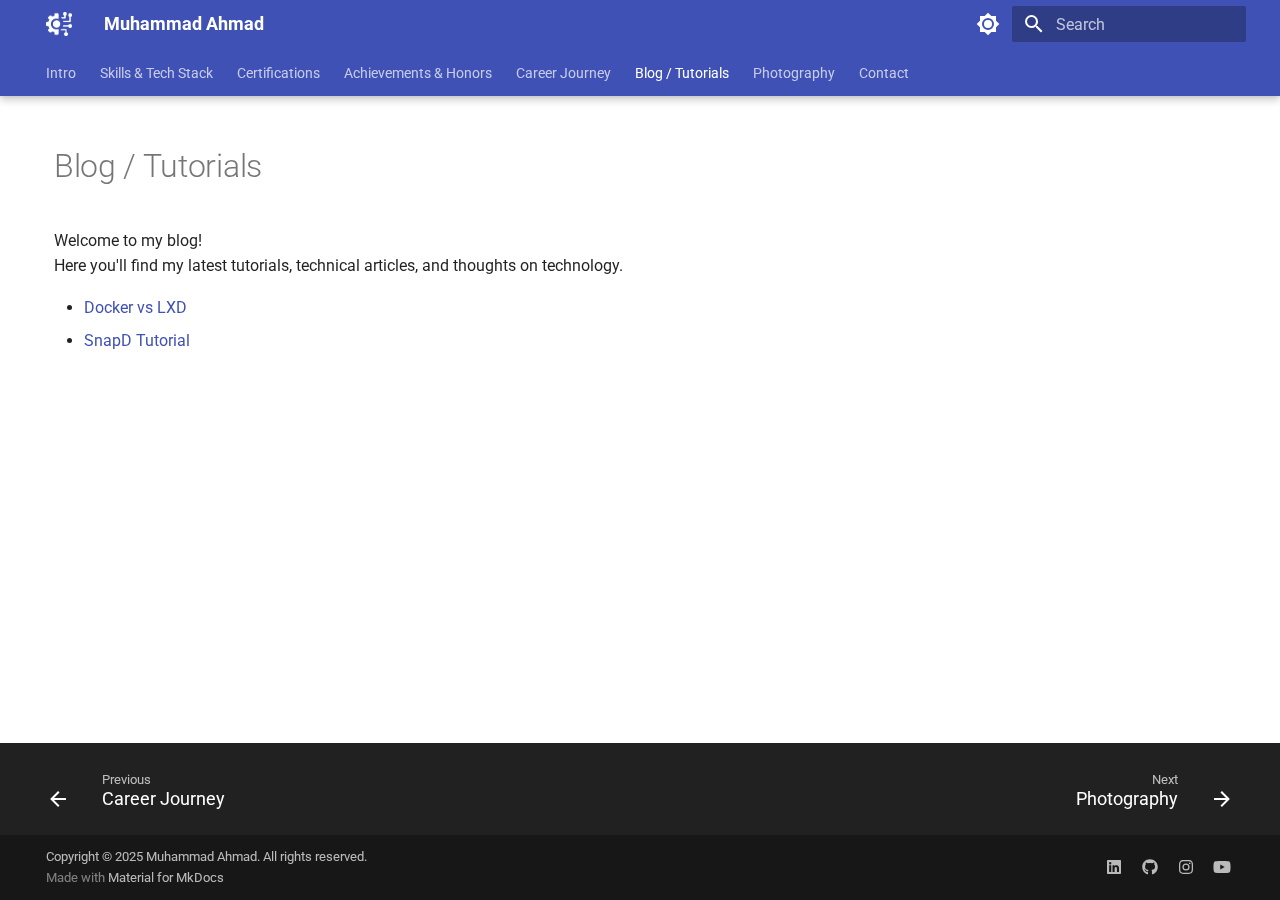
<file: blog/index.html>
<!doctype html>
<html lang="en" class="no-js">
  <head>
    
      <meta charset="utf-8">
      <meta name="viewport" content="width=device-width,initial-scale=1">
      
      
      
      
        <link rel="prev" href="../career/">
      
      
        <link rel="next" href="../photography/">
      
      
      <link rel="icon" href="../assets/images/favicon.png">
      <meta name="generator" content="mkdocs-1.6.1, mkdocs-material-9.6.20">
    
    
      
        <title>Blog Home - Muhammad Ahmad</title>
      
    
    
      <link rel="stylesheet" href="../assets/stylesheets/main.e53b48f4.min.css">
      
        
        <link rel="stylesheet" href="../assets/stylesheets/palette.06af60db.min.css">
      
      


    
    
      
    
    
      
        
        
        <link rel="preconnect" href="https://fonts.gstatic.com" crossorigin>
        <link rel="stylesheet" href="https://fonts.googleapis.com/css?family=Roboto:300,300i,400,400i,700,700i%7CRoboto+Mono:400,400i,700,700i&display=fallback">
        <style>:root{--md-text-font:"Roboto";--md-code-font:"Roboto Mono"}</style>
      
    
    
      <link rel="stylesheet" href="../css/extra.css">
    
    <script>__md_scope=new URL("..",location),__md_hash=e=>[...e].reduce(((e,_)=>(e<<5)-e+_.charCodeAt(0)),0),__md_get=(e,_=localStorage,t=__md_scope)=>JSON.parse(_.getItem(t.pathname+"."+e)),__md_set=(e,_,t=localStorage,a=__md_scope)=>{try{t.setItem(a.pathname+"."+e,JSON.stringify(_))}catch(e){}}</script>
    
      

    
    
    
  </head>
  
  
    
    
      
    
    
    
    
    <body dir="ltr" data-md-color-scheme="default" data-md-color-primary="indigo" data-md-color-accent="deep-orange">
  
    
    <input class="md-toggle" data-md-toggle="drawer" type="checkbox" id="__drawer" autocomplete="off">
    <input class="md-toggle" data-md-toggle="search" type="checkbox" id="__search" autocomplete="off">
    <label class="md-overlay" for="__drawer"></label>
    <div data-md-component="skip">
      
        
        <a href="#blog-tutorials" class="md-skip">
          Skip to content
        </a>
      
    </div>
    <div data-md-component="announce">
      
    </div>
    
    
      

  

<header class="md-header md-header--shadow md-header--lifted" data-md-component="header">
  <nav class="md-header__inner md-grid" aria-label="Header">
    <a href=".." title="Muhammad Ahmad" class="md-header__button md-logo" aria-label="Muhammad Ahmad" data-md-component="logo">
      
  <img src="../images/logo.png" alt="logo">

    </a>
    <label class="md-header__button md-icon" for="__drawer">
      
      <svg xmlns="http://www.w3.org/2000/svg" viewBox="0 0 24 24"><path d="M3 6h18v2H3zm0 5h18v2H3zm0 5h18v2H3z"/></svg>
    </label>
    <div class="md-header__title" data-md-component="header-title">
      <div class="md-header__ellipsis">
        <div class="md-header__topic">
          <span class="md-ellipsis">
            Muhammad Ahmad
          </span>
        </div>
        <div class="md-header__topic" data-md-component="header-topic">
          <span class="md-ellipsis">
            
              Blog Home
            
          </span>
        </div>
      </div>
    </div>
    
      
        <form class="md-header__option" data-md-component="palette">
  
    
    
    
    <input class="md-option" data-md-color-media="" data-md-color-scheme="default" data-md-color-primary="indigo" data-md-color-accent="deep-orange"  aria-label="Switch to dark mode"  type="radio" name="__palette" id="__palette_0">
    
      <label class="md-header__button md-icon" title="Switch to dark mode" for="__palette_1" hidden>
        <svg xmlns="http://www.w3.org/2000/svg" viewBox="0 0 24 24"><path d="M12 8a4 4 0 0 0-4 4 4 4 0 0 0 4 4 4 4 0 0 0 4-4 4 4 0 0 0-4-4m0 10a6 6 0 0 1-6-6 6 6 0 0 1 6-6 6 6 0 0 1 6 6 6 6 0 0 1-6 6m8-9.31V4h-4.69L12 .69 8.69 4H4v4.69L.69 12 4 15.31V20h4.69L12 23.31 15.31 20H20v-4.69L23.31 12z"/></svg>
      </label>
    
  
    
    
    
    <input class="md-option" data-md-color-media="" data-md-color-scheme="slate" data-md-color-primary="indigo" data-md-color-accent="deep-orange"  aria-label="Switch to light mode"  type="radio" name="__palette" id="__palette_1">
    
      <label class="md-header__button md-icon" title="Switch to light mode" for="__palette_0" hidden>
        <svg xmlns="http://www.w3.org/2000/svg" viewBox="0 0 24 24"><path d="M12 18c-.89 0-1.74-.2-2.5-.55C11.56 16.5 13 14.42 13 12s-1.44-4.5-3.5-5.45C10.26 6.2 11.11 6 12 6a6 6 0 0 1 6 6 6 6 0 0 1-6 6m8-9.31V4h-4.69L12 .69 8.69 4H4v4.69L.69 12 4 15.31V20h4.69L12 23.31 15.31 20H20v-4.69L23.31 12z"/></svg>
      </label>
    
  
</form>
      
    
    
      <script>var palette=__md_get("__palette");if(palette&&palette.color){if("(prefers-color-scheme)"===palette.color.media){var media=matchMedia("(prefers-color-scheme: light)"),input=document.querySelector(media.matches?"[data-md-color-media='(prefers-color-scheme: light)']":"[data-md-color-media='(prefers-color-scheme: dark)']");palette.color.media=input.getAttribute("data-md-color-media"),palette.color.scheme=input.getAttribute("data-md-color-scheme"),palette.color.primary=input.getAttribute("data-md-color-primary"),palette.color.accent=input.getAttribute("data-md-color-accent")}for(var[key,value]of Object.entries(palette.color))document.body.setAttribute("data-md-color-"+key,value)}</script>
    
    
    
      
      
        <label class="md-header__button md-icon" for="__search">
          
          <svg xmlns="http://www.w3.org/2000/svg" viewBox="0 0 24 24"><path d="M9.5 3A6.5 6.5 0 0 1 16 9.5c0 1.61-.59 3.09-1.56 4.23l.27.27h.79l5 5-1.5 1.5-5-5v-.79l-.27-.27A6.52 6.52 0 0 1 9.5 16 6.5 6.5 0 0 1 3 9.5 6.5 6.5 0 0 1 9.5 3m0 2C7 5 5 7 5 9.5S7 14 9.5 14 14 12 14 9.5 12 5 9.5 5"/></svg>
        </label>
        <div class="md-search" data-md-component="search" role="dialog">
  <label class="md-search__overlay" for="__search"></label>
  <div class="md-search__inner" role="search">
    <form class="md-search__form" name="search">
      <input type="text" class="md-search__input" name="query" aria-label="Search" placeholder="Search" autocapitalize="off" autocorrect="off" autocomplete="off" spellcheck="false" data-md-component="search-query" required>
      <label class="md-search__icon md-icon" for="__search">
        
        <svg xmlns="http://www.w3.org/2000/svg" viewBox="0 0 24 24"><path d="M9.5 3A6.5 6.5 0 0 1 16 9.5c0 1.61-.59 3.09-1.56 4.23l.27.27h.79l5 5-1.5 1.5-5-5v-.79l-.27-.27A6.52 6.52 0 0 1 9.5 16 6.5 6.5 0 0 1 3 9.5 6.5 6.5 0 0 1 9.5 3m0 2C7 5 5 7 5 9.5S7 14 9.5 14 14 12 14 9.5 12 5 9.5 5"/></svg>
        
        <svg xmlns="http://www.w3.org/2000/svg" viewBox="0 0 24 24"><path d="M20 11v2H8l5.5 5.5-1.42 1.42L4.16 12l7.92-7.92L13.5 5.5 8 11z"/></svg>
      </label>
      <nav class="md-search__options" aria-label="Search">
        
        <button type="reset" class="md-search__icon md-icon" title="Clear" aria-label="Clear" tabindex="-1">
          
          <svg xmlns="http://www.w3.org/2000/svg" viewBox="0 0 24 24"><path d="M19 6.41 17.59 5 12 10.59 6.41 5 5 6.41 10.59 12 5 17.59 6.41 19 12 13.41 17.59 19 19 17.59 13.41 12z"/></svg>
        </button>
      </nav>
      
    </form>
    <div class="md-search__output">
      <div class="md-search__scrollwrap" tabindex="0" data-md-scrollfix>
        <div class="md-search-result" data-md-component="search-result">
          <div class="md-search-result__meta">
            Initializing search
          </div>
          <ol class="md-search-result__list" role="presentation"></ol>
        </div>
      </div>
    </div>
  </div>
</div>
      
    
    
  </nav>
  
    
      
<nav class="md-tabs" aria-label="Tabs" data-md-component="tabs">
  <div class="md-grid">
    <ul class="md-tabs__list">
      
        
  
  
  
  
    <li class="md-tabs__item">
      <a href=".." class="md-tabs__link">
        
  
  
    
  
  Intro

      </a>
    </li>
  

      
        
  
  
  
  
    <li class="md-tabs__item">
      <a href="../skills/" class="md-tabs__link">
        
  
  
    
  
  Skills & Tech Stack

      </a>
    </li>
  

      
        
  
  
  
  
    <li class="md-tabs__item">
      <a href="../certifications/" class="md-tabs__link">
        
  
  
    
  
  Certifications

      </a>
    </li>
  

      
        
  
  
  
  
    <li class="md-tabs__item">
      <a href="../achievements/" class="md-tabs__link">
        
  
  
    
  
  Achievements & Honors

      </a>
    </li>
  

      
        
  
  
  
  
    
    
      <li class="md-tabs__item">
        <a href="../career/" class="md-tabs__link">
          
  
  
  Career Journey

        </a>
      </li>
    
  

      
        
  
  
  
    
  
  
    
    
      <li class="md-tabs__item md-tabs__item--active">
        <a href="./" class="md-tabs__link">
          
  
  
  Blog / Tutorials

        </a>
      </li>
    
  

      
        
  
  
  
  
    <li class="md-tabs__item">
      <a href="../photography/" class="md-tabs__link">
        
  
  
    
  
  Photography

      </a>
    </li>
  

      
        
  
  
  
  
    <li class="md-tabs__item">
      <a href="../contact/" class="md-tabs__link">
        
  
  
    
  
  Contact

      </a>
    </li>
  

      
    </ul>
  </div>
</nav>
    
  
</header>
    
    <div class="md-container" data-md-component="container">
      
      
        
      
      <main class="md-main" data-md-component="main">
        <div class="md-main__inner md-grid">
          
            
              
              <div class="md-sidebar md-sidebar--primary" data-md-component="sidebar" data-md-type="navigation" >
                <div class="md-sidebar__scrollwrap">
                  <div class="md-sidebar__inner">
                    


  


<nav class="md-nav md-nav--primary md-nav--lifted" aria-label="Navigation" data-md-level="0">
  <label class="md-nav__title" for="__drawer">
    <a href=".." title="Muhammad Ahmad" class="md-nav__button md-logo" aria-label="Muhammad Ahmad" data-md-component="logo">
      
  <img src="../images/logo.png" alt="logo">

    </a>
    Muhammad Ahmad
  </label>
  
  <ul class="md-nav__list" data-md-scrollfix>
    
      
      
  
  
  
  
    <li class="md-nav__item">
      <a href=".." class="md-nav__link">
        
  
  
  <span class="md-ellipsis">
    Intro
    
  </span>
  

      </a>
    </li>
  

    
      
      
  
  
  
  
    <li class="md-nav__item">
      <a href="../skills/" class="md-nav__link">
        
  
  
  <span class="md-ellipsis">
    Skills & Tech Stack
    
  </span>
  

      </a>
    </li>
  

    
      
      
  
  
  
  
    <li class="md-nav__item">
      <a href="../certifications/" class="md-nav__link">
        
  
  
  <span class="md-ellipsis">
    Certifications
    
  </span>
  

      </a>
    </li>
  

    
      
      
  
  
  
  
    <li class="md-nav__item">
      <a href="../achievements/" class="md-nav__link">
        
  
  
  <span class="md-ellipsis">
    Achievements & Honors
    
  </span>
  

      </a>
    </li>
  

    
      
      
  
  
  
  
    
    
    
    
      
      
    
    
    <li class="md-nav__item md-nav__item--nested">
      
        
        
        <input class="md-nav__toggle md-toggle " type="checkbox" id="__nav_5" >
        
          
          <label class="md-nav__link" for="__nav_5" id="__nav_5_label" tabindex="0">
            
  
  
  <span class="md-ellipsis">
    Career Journey
    
  </span>
  

            <span class="md-nav__icon md-icon"></span>
          </label>
        
        <nav class="md-nav" data-md-level="1" aria-labelledby="__nav_5_label" aria-expanded="false">
          <label class="md-nav__title" for="__nav_5">
            <span class="md-nav__icon md-icon"></span>
            Career Journey
          </label>
          <ul class="md-nav__list" data-md-scrollfix>
            
              
                
  
  
  
  
    <li class="md-nav__item">
      <a href="../career/" class="md-nav__link">
        
  
  
  <span class="md-ellipsis">
    Career Journey
    
  </span>
  

      </a>
    </li>
  

              
            
          </ul>
        </nav>
      
    </li>
  

    
      
      
  
  
    
  
  
  
    
    
    
    
      
        
        
      
      
    
    
    <li class="md-nav__item md-nav__item--active md-nav__item--section md-nav__item--nested">
      
        
        
        <input class="md-nav__toggle md-toggle " type="checkbox" id="__nav_6" checked>
        
          
          <label class="md-nav__link" for="__nav_6" id="__nav_6_label" tabindex="">
            
  
  
  <span class="md-ellipsis">
    Blog / Tutorials
    
  </span>
  

            <span class="md-nav__icon md-icon"></span>
          </label>
        
        <nav class="md-nav" data-md-level="1" aria-labelledby="__nav_6_label" aria-expanded="true">
          <label class="md-nav__title" for="__nav_6">
            <span class="md-nav__icon md-icon"></span>
            Blog / Tutorials
          </label>
          <ul class="md-nav__list" data-md-scrollfix>
            
              
                
  
  
    
  
  
  
    <li class="md-nav__item md-nav__item--active">
      
      <input class="md-nav__toggle md-toggle" type="checkbox" id="__toc">
      
      
        
      
      
      <a href="./" class="md-nav__link md-nav__link--active">
        
  
  
  <span class="md-ellipsis">
    Blog Home
    
  </span>
  

      </a>
      
    </li>
  

              
            
              
                
  
  
  
  
    <li class="md-nav__item">
      <a href="post1.md" class="md-nav__link">
        
  
  
  <span class="md-ellipsis">
    First Post
    
  </span>
  

      </a>
    </li>
  

              
            
              
                
  
  
  
  
    <li class="md-nav__item">
      <a href="post2.md" class="md-nav__link">
        
  
  
  <span class="md-ellipsis">
    Second Post
    
  </span>
  

      </a>
    </li>
  

              
            
          </ul>
        </nav>
      
    </li>
  

    
      
      
  
  
  
  
    <li class="md-nav__item">
      <a href="../photography/" class="md-nav__link">
        
  
  
  <span class="md-ellipsis">
    Photography
    
  </span>
  

      </a>
    </li>
  

    
      
      
  
  
  
  
    <li class="md-nav__item">
      <a href="../contact/" class="md-nav__link">
        
  
  
  <span class="md-ellipsis">
    Contact
    
  </span>
  

      </a>
    </li>
  

    
  </ul>
</nav>
                  </div>
                </div>
              </div>
            
            
              
              <div class="md-sidebar md-sidebar--secondary" data-md-component="sidebar" data-md-type="toc" >
                <div class="md-sidebar__scrollwrap">
                  <div class="md-sidebar__inner">
                    

<nav class="md-nav md-nav--secondary" aria-label="Table of contents">
  
  
  
    
  
  
</nav>
                  </div>
                </div>
              </div>
            
          
          
            <div class="md-content" data-md-component="content">
              <article class="md-content__inner md-typeset">
                
                  



<h1 id="blog-tutorials">Blog / Tutorials<a class="headerlink" href="#blog-tutorials" title="Permanent link">&para;</a></h1>
<p>Welcome to my blog!<br />
Here you'll find my latest tutorials, technical articles, and thoughts on technology.</p>
<ul>
<li><a href="dockerlxd/">Docker vs LXD</a></li>
<li><a href="snapd/">SnapD Tutorial</a></li>
</ul>












                
              </article>
            </div>
          
          
<script>var target=document.getElementById(location.hash.slice(1));target&&target.name&&(target.checked=target.name.startsWith("__tabbed_"))</script>
        </div>
        
          <button type="button" class="md-top md-icon" data-md-component="top" hidden>
  
  <svg xmlns="http://www.w3.org/2000/svg" viewBox="0 0 24 24"><path d="M13 20h-2V8l-5.5 5.5-1.42-1.42L12 4.16l7.92 7.92-1.42 1.42L13 8z"/></svg>
  Back to top
</button>
        
      </main>
      
        <footer class="md-footer">
  
    
      
      <nav class="md-footer__inner md-grid" aria-label="Footer" >
        
          
          <a href="../career/" class="md-footer__link md-footer__link--prev" aria-label="Previous: Career Journey">
            <div class="md-footer__button md-icon">
              
              <svg xmlns="http://www.w3.org/2000/svg" viewBox="0 0 24 24"><path d="M20 11v2H8l5.5 5.5-1.42 1.42L4.16 12l7.92-7.92L13.5 5.5 8 11z"/></svg>
            </div>
            <div class="md-footer__title">
              <span class="md-footer__direction">
                Previous
              </span>
              <div class="md-ellipsis">
                Career Journey
              </div>
            </div>
          </a>
        
        
          
          <a href="../photography/" class="md-footer__link md-footer__link--next" aria-label="Next: Photography">
            <div class="md-footer__title">
              <span class="md-footer__direction">
                Next
              </span>
              <div class="md-ellipsis">
                Photography
              </div>
            </div>
            <div class="md-footer__button md-icon">
              
              <svg xmlns="http://www.w3.org/2000/svg" viewBox="0 0 24 24"><path d="M4 11v2h12l-5.5 5.5 1.42 1.42L19.84 12l-7.92-7.92L10.5 5.5 16 11z"/></svg>
            </div>
          </a>
        
      </nav>
    
  
  <div class="md-footer-meta md-typeset">
    <div class="md-footer-meta__inner md-grid">
      <div class="md-copyright">
  
    <div class="md-copyright__highlight">
      Copyright &copy; 2025 Muhammad Ahmad. All rights reserved.
    </div>
  
  
    Made with
    <a href="https://squidfunk.github.io/mkdocs-material/" target="_blank" rel="noopener">
      Material for MkDocs
    </a>
  
</div>
      
        
<div class="md-social">
  
    
    
    
    
      
      
    
    <a href="https://www.linkedin.com/in/muhammad-ahmad-b6a04736/" target="_blank" rel="noopener" title="www.linkedin.com" class="md-social__link">
      <svg xmlns="http://www.w3.org/2000/svg" viewBox="0 0 448 512"><!--! Font Awesome Free 7.0.0 by @fontawesome - https://fontawesome.com License - https://fontawesome.com/license/free (Icons: CC BY 4.0, Fonts: SIL OFL 1.1, Code: MIT License) Copyright 2025 Fonticons, Inc.--><path d="M416 32H31.9C14.3 32 0 46.5 0 64.3v383.4C0 465.5 14.3 480 31.9 480H416c17.6 0 32-14.5 32-32.3V64.3c0-17.8-14.4-32.3-32-32.3M135.4 416H69V202.2h66.5V416zM102.2 96a38.5 38.5 0 1 1 0 77 38.5 38.5 0 1 1 0-77m282.1 320h-66.4V312c0-24.8-.5-56.7-34.5-56.7-34.6 0-39.9 27-39.9 54.9V416h-66.4V202.2h63.7v29.2h.9c8.9-16.8 30.6-34.5 62.9-34.5 67.2 0 79.7 44.3 79.7 101.9z"/></svg>
    </a>
  
    
    
    
    
      
      
    
    <a href="https://www.github.com/ahmadfsbd" target="_blank" rel="noopener" title="www.github.com" class="md-social__link">
      <svg xmlns="http://www.w3.org/2000/svg" viewBox="0 0 512 512"><!--! Font Awesome Free 7.0.0 by @fontawesome - https://fontawesome.com License - https://fontawesome.com/license/free (Icons: CC BY 4.0, Fonts: SIL OFL 1.1, Code: MIT License) Copyright 2025 Fonticons, Inc.--><path d="M173.9 397.4c0 2-2.3 3.6-5.2 3.6-3.3.3-5.6-1.3-5.6-3.6 0-2 2.3-3.6 5.2-3.6 3-.3 5.6 1.3 5.6 3.6m-31.1-4.5c-.7 2 1.3 4.3 4.3 4.9 2.6 1 5.6 0 6.2-2s-1.3-4.3-4.3-5.2c-2.6-.7-5.5.3-6.2 2.3m44.2-1.7c-2.9.7-4.9 2.6-4.6 4.9.3 2 2.9 3.3 5.9 2.6 2.9-.7 4.9-2.6 4.6-4.6-.3-1.9-3-3.2-5.9-2.9M252.8 8C114.1 8 8 113.3 8 252c0 110.9 69.8 205.8 169.5 239.2 12.8 2.3 17.3-5.6 17.3-12.1 0-6.2-.3-40.4-.3-61.4 0 0-70 15-84.7-29.8 0 0-11.4-29.1-27.8-36.6 0 0-22.9-15.7 1.6-15.4 0 0 24.9 2 38.6 25.8 21.9 38.6 58.6 27.5 72.9 20.9 2.3-16 8.8-27.1 16-33.7-55.9-6.2-112.3-14.3-112.3-110.5 0-27.5 7.6-41.3 23.6-58.9-2.6-6.5-11.1-33.3 2.6-67.9 20.9-6.5 69 27 69 27 20-5.6 41.5-8.5 62.8-8.5s42.8 2.9 62.8 8.5c0 0 48.1-33.6 69-27 13.7 34.7 5.2 61.4 2.6 67.9 16 17.7 25.8 31.5 25.8 58.9 0 96.5-58.9 104.2-114.8 110.5 9.2 7.9 17 22.9 17 46.4 0 33.7-.3 75.4-.3 83.6 0 6.5 4.6 14.4 17.3 12.1C436.2 457.8 504 362.9 504 252 504 113.3 391.5 8 252.8 8M105.2 352.9c-1.3 1-1 3.3.7 5.2 1.6 1.6 3.9 2.3 5.2 1 1.3-1 1-3.3-.7-5.2-1.6-1.6-3.9-2.3-5.2-1m-10.8-8.1c-.7 1.3.3 2.9 2.3 3.9 1.6 1 3.6.7 4.3-.7.7-1.3-.3-2.9-2.3-3.9-2-.6-3.6-.3-4.3.7m32.4 35.6c-1.6 1.3-1 4.3 1.3 6.2 2.3 2.3 5.2 2.6 6.5 1 1.3-1.3.7-4.3-1.3-6.2-2.2-2.3-5.2-2.6-6.5-1m-11.4-14.7c-1.6 1-1.6 3.6 0 5.9s4.3 3.3 5.6 2.3c1.6-1.3 1.6-3.9 0-6.2-1.4-2.3-4-3.3-5.6-2"/></svg>
    </a>
  
    
    
    
    
      
      
    
    <a href="https://www.instagram.com/ehm_ud" target="_blank" rel="noopener" title="www.instagram.com" class="md-social__link">
      <svg xmlns="http://www.w3.org/2000/svg" viewBox="0 0 448 512"><!--! Font Awesome Free 7.0.0 by @fontawesome - https://fontawesome.com License - https://fontawesome.com/license/free (Icons: CC BY 4.0, Fonts: SIL OFL 1.1, Code: MIT License) Copyright 2025 Fonticons, Inc.--><path d="M224.3 141a115 115 0 1 0-.6 230 115 115 0 1 0 .6-230m-.6 40.4a74.6 74.6 0 1 1 .6 149.2 74.6 74.6 0 1 1-.6-149.2m93.4-45.1a26.8 26.8 0 1 1 53.6 0 26.8 26.8 0 1 1-53.6 0m129.7 27.2c-1.7-35.9-9.9-67.7-36.2-93.9-26.2-26.2-58-34.4-93.9-36.2-37-2.1-147.9-2.1-184.9 0-35.8 1.7-67.6 9.9-93.9 36.1s-34.4 58-36.2 93.9c-2.1 37-2.1 147.9 0 184.9 1.7 35.9 9.9 67.7 36.2 93.9s58 34.4 93.9 36.2c37 2.1 147.9 2.1 184.9 0 35.9-1.7 67.7-9.9 93.9-36.2 26.2-26.2 34.4-58 36.2-93.9 2.1-37 2.1-147.8 0-184.8M399 388c-7.8 19.6-22.9 34.7-42.6 42.6-29.5 11.7-99.5 9-132.1 9s-102.7 2.6-132.1-9c-19.6-7.8-34.7-22.9-42.6-42.6-11.7-29.5-9-99.5-9-132.1s-2.6-102.7 9-132.1c7.8-19.6 22.9-34.7 42.6-42.6 29.5-11.7 99.5-9 132.1-9s102.7-2.6 132.1 9c19.6 7.8 34.7 22.9 42.6 42.6 11.7 29.5 9 99.5 9 132.1s2.7 102.7-9 132.1"/></svg>
    </a>
  
    
    
    
    
      
      
    
    <a href="https://www.youtube.com/@ehm_ud" target="_blank" rel="noopener" title="www.youtube.com" class="md-social__link">
      <svg xmlns="http://www.w3.org/2000/svg" viewBox="0 0 576 512"><!--! Font Awesome Free 7.0.0 by @fontawesome - https://fontawesome.com License - https://fontawesome.com/license/free (Icons: CC BY 4.0, Fonts: SIL OFL 1.1, Code: MIT License) Copyright 2025 Fonticons, Inc.--><path d="M549.7 124.1c-6.2-23.7-24.8-42.3-48.3-48.6C458.9 64 288.1 64 288.1 64S117.3 64 74.7 75.5c-23.5 6.3-42 24.9-48.3 48.6C15 167 15 256.4 15 256.4s0 89.4 11.4 132.3c6.3 23.6 24.8 41.5 48.3 47.8C117.3 448 288.1 448 288.1 448s170.8 0 213.4-11.5c23.5-6.3 42-24.2 48.3-47.8 11.4-42.9 11.4-132.3 11.4-132.3s0-89.4-11.4-132.3zM232.2 337.6V175.2l142.7 81.2z"/></svg>
    </a>
  
</div>
      
    </div>
  </div>
</footer>
      
    </div>
    <div class="md-dialog" data-md-component="dialog">
      <div class="md-dialog__inner md-typeset"></div>
    </div>
    
    
    
      
      <script id="__config" type="application/json">{"base": "..", "features": ["navigation.footer", "navigation.instant", "navigation.top", "navigation.tracking", "navigation.tabs.sticky", "navigation.tabs", "navigation.tabs.sticky", "content.code.copy"], "search": "../assets/javascripts/workers/search.973d3a69.min.js", "tags": null, "translations": {"clipboard.copied": "Copied to clipboard", "clipboard.copy": "Copy to clipboard", "search.result.more.one": "1 more on this page", "search.result.more.other": "# more on this page", "search.result.none": "No matching documents", "search.result.one": "1 matching document", "search.result.other": "# matching documents", "search.result.placeholder": "Type to start searching", "search.result.term.missing": "Missing", "select.version": "Select version"}, "version": null}</script>
    
    
      <script src="../assets/javascripts/bundle.f55a23d4.min.js"></script>
      
    
  </body>
</html>
</file>
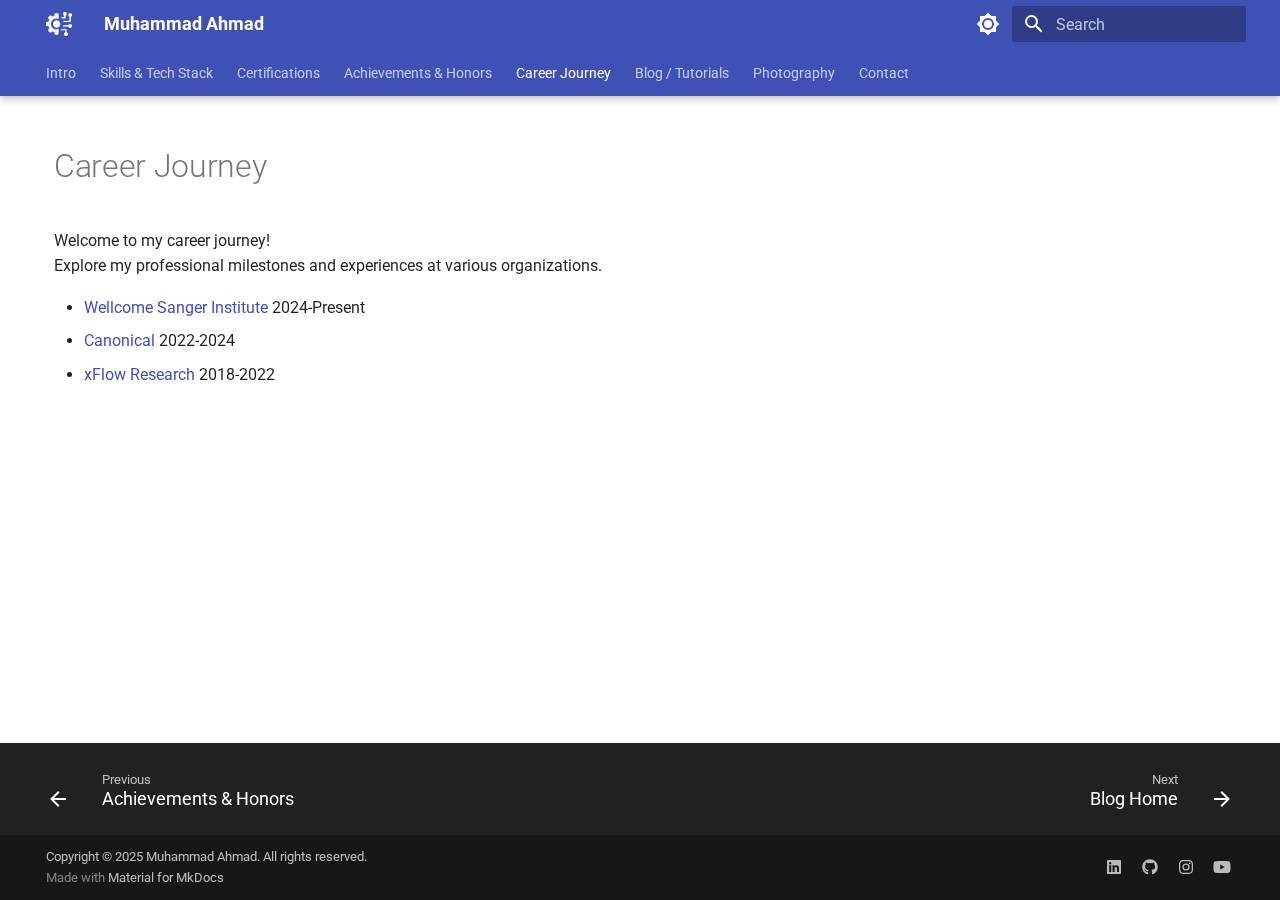
<file: career/index.html>
<!doctype html>
<html lang="en" class="no-js">
  <head>
    
      <meta charset="utf-8">
      <meta name="viewport" content="width=device-width,initial-scale=1">
      
      
      
      
        <link rel="prev" href="../achievements/">
      
      
        <link rel="next" href="../blog/">
      
      
      <link rel="icon" href="../assets/images/favicon.png">
      <meta name="generator" content="mkdocs-1.6.1, mkdocs-material-9.6.20">
    
    
      
        <title>Career Journey - Muhammad Ahmad</title>
      
    
    
      <link rel="stylesheet" href="../assets/stylesheets/main.e53b48f4.min.css">
      
        
        <link rel="stylesheet" href="../assets/stylesheets/palette.06af60db.min.css">
      
      


    
    
      
    
    
      
        
        
        <link rel="preconnect" href="https://fonts.gstatic.com" crossorigin>
        <link rel="stylesheet" href="https://fonts.googleapis.com/css?family=Roboto:300,300i,400,400i,700,700i%7CRoboto+Mono:400,400i,700,700i&display=fallback">
        <style>:root{--md-text-font:"Roboto";--md-code-font:"Roboto Mono"}</style>
      
    
    
      <link rel="stylesheet" href="../css/extra.css">
    
    <script>__md_scope=new URL("..",location),__md_hash=e=>[...e].reduce(((e,_)=>(e<<5)-e+_.charCodeAt(0)),0),__md_get=(e,_=localStorage,t=__md_scope)=>JSON.parse(_.getItem(t.pathname+"."+e)),__md_set=(e,_,t=localStorage,a=__md_scope)=>{try{t.setItem(a.pathname+"."+e,JSON.stringify(_))}catch(e){}}</script>
    
      

    
    
    
  </head>
  
  
    
    
      
    
    
    
    
    <body dir="ltr" data-md-color-scheme="default" data-md-color-primary="indigo" data-md-color-accent="deep-orange">
  
    
    <input class="md-toggle" data-md-toggle="drawer" type="checkbox" id="__drawer" autocomplete="off">
    <input class="md-toggle" data-md-toggle="search" type="checkbox" id="__search" autocomplete="off">
    <label class="md-overlay" for="__drawer"></label>
    <div data-md-component="skip">
      
        
        <a href="#career-journey" class="md-skip">
          Skip to content
        </a>
      
    </div>
    <div data-md-component="announce">
      
    </div>
    
    
      

  

<header class="md-header md-header--shadow md-header--lifted" data-md-component="header">
  <nav class="md-header__inner md-grid" aria-label="Header">
    <a href=".." title="Muhammad Ahmad" class="md-header__button md-logo" aria-label="Muhammad Ahmad" data-md-component="logo">
      
  <img src="../images/logo.png" alt="logo">

    </a>
    <label class="md-header__button md-icon" for="__drawer">
      
      <svg xmlns="http://www.w3.org/2000/svg" viewBox="0 0 24 24"><path d="M3 6h18v2H3zm0 5h18v2H3zm0 5h18v2H3z"/></svg>
    </label>
    <div class="md-header__title" data-md-component="header-title">
      <div class="md-header__ellipsis">
        <div class="md-header__topic">
          <span class="md-ellipsis">
            Muhammad Ahmad
          </span>
        </div>
        <div class="md-header__topic" data-md-component="header-topic">
          <span class="md-ellipsis">
            
              Career Journey
            
          </span>
        </div>
      </div>
    </div>
    
      
        <form class="md-header__option" data-md-component="palette">
  
    
    
    
    <input class="md-option" data-md-color-media="" data-md-color-scheme="default" data-md-color-primary="indigo" data-md-color-accent="deep-orange"  aria-label="Switch to dark mode"  type="radio" name="__palette" id="__palette_0">
    
      <label class="md-header__button md-icon" title="Switch to dark mode" for="__palette_1" hidden>
        <svg xmlns="http://www.w3.org/2000/svg" viewBox="0 0 24 24"><path d="M12 8a4 4 0 0 0-4 4 4 4 0 0 0 4 4 4 4 0 0 0 4-4 4 4 0 0 0-4-4m0 10a6 6 0 0 1-6-6 6 6 0 0 1 6-6 6 6 0 0 1 6 6 6 6 0 0 1-6 6m8-9.31V4h-4.69L12 .69 8.69 4H4v4.69L.69 12 4 15.31V20h4.69L12 23.31 15.31 20H20v-4.69L23.31 12z"/></svg>
      </label>
    
  
    
    
    
    <input class="md-option" data-md-color-media="" data-md-color-scheme="slate" data-md-color-primary="indigo" data-md-color-accent="deep-orange"  aria-label="Switch to light mode"  type="radio" name="__palette" id="__palette_1">
    
      <label class="md-header__button md-icon" title="Switch to light mode" for="__palette_0" hidden>
        <svg xmlns="http://www.w3.org/2000/svg" viewBox="0 0 24 24"><path d="M12 18c-.89 0-1.74-.2-2.5-.55C11.56 16.5 13 14.42 13 12s-1.44-4.5-3.5-5.45C10.26 6.2 11.11 6 12 6a6 6 0 0 1 6 6 6 6 0 0 1-6 6m8-9.31V4h-4.69L12 .69 8.69 4H4v4.69L.69 12 4 15.31V20h4.69L12 23.31 15.31 20H20v-4.69L23.31 12z"/></svg>
      </label>
    
  
</form>
      
    
    
      <script>var palette=__md_get("__palette");if(palette&&palette.color){if("(prefers-color-scheme)"===palette.color.media){var media=matchMedia("(prefers-color-scheme: light)"),input=document.querySelector(media.matches?"[data-md-color-media='(prefers-color-scheme: light)']":"[data-md-color-media='(prefers-color-scheme: dark)']");palette.color.media=input.getAttribute("data-md-color-media"),palette.color.scheme=input.getAttribute("data-md-color-scheme"),palette.color.primary=input.getAttribute("data-md-color-primary"),palette.color.accent=input.getAttribute("data-md-color-accent")}for(var[key,value]of Object.entries(palette.color))document.body.setAttribute("data-md-color-"+key,value)}</script>
    
    
    
      
      
        <label class="md-header__button md-icon" for="__search">
          
          <svg xmlns="http://www.w3.org/2000/svg" viewBox="0 0 24 24"><path d="M9.5 3A6.5 6.5 0 0 1 16 9.5c0 1.61-.59 3.09-1.56 4.23l.27.27h.79l5 5-1.5 1.5-5-5v-.79l-.27-.27A6.52 6.52 0 0 1 9.5 16 6.5 6.5 0 0 1 3 9.5 6.5 6.5 0 0 1 9.5 3m0 2C7 5 5 7 5 9.5S7 14 9.5 14 14 12 14 9.5 12 5 9.5 5"/></svg>
        </label>
        <div class="md-search" data-md-component="search" role="dialog">
  <label class="md-search__overlay" for="__search"></label>
  <div class="md-search__inner" role="search">
    <form class="md-search__form" name="search">
      <input type="text" class="md-search__input" name="query" aria-label="Search" placeholder="Search" autocapitalize="off" autocorrect="off" autocomplete="off" spellcheck="false" data-md-component="search-query" required>
      <label class="md-search__icon md-icon" for="__search">
        
        <svg xmlns="http://www.w3.org/2000/svg" viewBox="0 0 24 24"><path d="M9.5 3A6.5 6.5 0 0 1 16 9.5c0 1.61-.59 3.09-1.56 4.23l.27.27h.79l5 5-1.5 1.5-5-5v-.79l-.27-.27A6.52 6.52 0 0 1 9.5 16 6.5 6.5 0 0 1 3 9.5 6.5 6.5 0 0 1 9.5 3m0 2C7 5 5 7 5 9.5S7 14 9.5 14 14 12 14 9.5 12 5 9.5 5"/></svg>
        
        <svg xmlns="http://www.w3.org/2000/svg" viewBox="0 0 24 24"><path d="M20 11v2H8l5.5 5.5-1.42 1.42L4.16 12l7.92-7.92L13.5 5.5 8 11z"/></svg>
      </label>
      <nav class="md-search__options" aria-label="Search">
        
        <button type="reset" class="md-search__icon md-icon" title="Clear" aria-label="Clear" tabindex="-1">
          
          <svg xmlns="http://www.w3.org/2000/svg" viewBox="0 0 24 24"><path d="M19 6.41 17.59 5 12 10.59 6.41 5 5 6.41 10.59 12 5 17.59 6.41 19 12 13.41 17.59 19 19 17.59 13.41 12z"/></svg>
        </button>
      </nav>
      
    </form>
    <div class="md-search__output">
      <div class="md-search__scrollwrap" tabindex="0" data-md-scrollfix>
        <div class="md-search-result" data-md-component="search-result">
          <div class="md-search-result__meta">
            Initializing search
          </div>
          <ol class="md-search-result__list" role="presentation"></ol>
        </div>
      </div>
    </div>
  </div>
</div>
      
    
    
  </nav>
  
    
      
<nav class="md-tabs" aria-label="Tabs" data-md-component="tabs">
  <div class="md-grid">
    <ul class="md-tabs__list">
      
        
  
  
  
  
    <li class="md-tabs__item">
      <a href=".." class="md-tabs__link">
        
  
  
    
  
  Intro

      </a>
    </li>
  

      
        
  
  
  
  
    <li class="md-tabs__item">
      <a href="../skills/" class="md-tabs__link">
        
  
  
    
  
  Skills & Tech Stack

      </a>
    </li>
  

      
        
  
  
  
  
    <li class="md-tabs__item">
      <a href="../certifications/" class="md-tabs__link">
        
  
  
    
  
  Certifications

      </a>
    </li>
  

      
        
  
  
  
  
    <li class="md-tabs__item">
      <a href="../achievements/" class="md-tabs__link">
        
  
  
    
  
  Achievements & Honors

      </a>
    </li>
  

      
        
  
  
  
    
  
  
    
    
      <li class="md-tabs__item md-tabs__item--active">
        <a href="./" class="md-tabs__link">
          
  
  
  Career Journey

        </a>
      </li>
    
  

      
        
  
  
  
  
    
    
      <li class="md-tabs__item">
        <a href="../blog/" class="md-tabs__link">
          
  
  
  Blog / Tutorials

        </a>
      </li>
    
  

      
        
  
  
  
  
    <li class="md-tabs__item">
      <a href="../photography/" class="md-tabs__link">
        
  
  
    
  
  Photography

      </a>
    </li>
  

      
        
  
  
  
  
    <li class="md-tabs__item">
      <a href="../contact/" class="md-tabs__link">
        
  
  
    
  
  Contact

      </a>
    </li>
  

      
    </ul>
  </div>
</nav>
    
  
</header>
    
    <div class="md-container" data-md-component="container">
      
      
        
      
      <main class="md-main" data-md-component="main">
        <div class="md-main__inner md-grid">
          
            
              
              <div class="md-sidebar md-sidebar--primary" data-md-component="sidebar" data-md-type="navigation" >
                <div class="md-sidebar__scrollwrap">
                  <div class="md-sidebar__inner">
                    


  


<nav class="md-nav md-nav--primary md-nav--lifted" aria-label="Navigation" data-md-level="0">
  <label class="md-nav__title" for="__drawer">
    <a href=".." title="Muhammad Ahmad" class="md-nav__button md-logo" aria-label="Muhammad Ahmad" data-md-component="logo">
      
  <img src="../images/logo.png" alt="logo">

    </a>
    Muhammad Ahmad
  </label>
  
  <ul class="md-nav__list" data-md-scrollfix>
    
      
      
  
  
  
  
    <li class="md-nav__item">
      <a href=".." class="md-nav__link">
        
  
  
  <span class="md-ellipsis">
    Intro
    
  </span>
  

      </a>
    </li>
  

    
      
      
  
  
  
  
    <li class="md-nav__item">
      <a href="../skills/" class="md-nav__link">
        
  
  
  <span class="md-ellipsis">
    Skills & Tech Stack
    
  </span>
  

      </a>
    </li>
  

    
      
      
  
  
  
  
    <li class="md-nav__item">
      <a href="../certifications/" class="md-nav__link">
        
  
  
  <span class="md-ellipsis">
    Certifications
    
  </span>
  

      </a>
    </li>
  

    
      
      
  
  
  
  
    <li class="md-nav__item">
      <a href="../achievements/" class="md-nav__link">
        
  
  
  <span class="md-ellipsis">
    Achievements & Honors
    
  </span>
  

      </a>
    </li>
  

    
      
      
  
  
    
  
  
  
    
    
    
    
      
        
        
      
      
    
    
    <li class="md-nav__item md-nav__item--active md-nav__item--section md-nav__item--nested">
      
        
        
        <input class="md-nav__toggle md-toggle " type="checkbox" id="__nav_5" checked>
        
          
          <label class="md-nav__link" for="__nav_5" id="__nav_5_label" tabindex="">
            
  
  
  <span class="md-ellipsis">
    Career Journey
    
  </span>
  

            <span class="md-nav__icon md-icon"></span>
          </label>
        
        <nav class="md-nav" data-md-level="1" aria-labelledby="__nav_5_label" aria-expanded="true">
          <label class="md-nav__title" for="__nav_5">
            <span class="md-nav__icon md-icon"></span>
            Career Journey
          </label>
          <ul class="md-nav__list" data-md-scrollfix>
            
              
                
  
  
    
  
  
  
    <li class="md-nav__item md-nav__item--active">
      
      <input class="md-nav__toggle md-toggle" type="checkbox" id="__toc">
      
      
        
      
      
      <a href="./" class="md-nav__link md-nav__link--active">
        
  
  
  <span class="md-ellipsis">
    Career Journey
    
  </span>
  

      </a>
      
    </li>
  

              
            
          </ul>
        </nav>
      
    </li>
  

    
      
      
  
  
  
  
    
    
    
    
      
      
    
    
    <li class="md-nav__item md-nav__item--nested">
      
        
        
        <input class="md-nav__toggle md-toggle " type="checkbox" id="__nav_6" >
        
          
          <label class="md-nav__link" for="__nav_6" id="__nav_6_label" tabindex="0">
            
  
  
  <span class="md-ellipsis">
    Blog / Tutorials
    
  </span>
  

            <span class="md-nav__icon md-icon"></span>
          </label>
        
        <nav class="md-nav" data-md-level="1" aria-labelledby="__nav_6_label" aria-expanded="false">
          <label class="md-nav__title" for="__nav_6">
            <span class="md-nav__icon md-icon"></span>
            Blog / Tutorials
          </label>
          <ul class="md-nav__list" data-md-scrollfix>
            
              
                
  
  
  
  
    <li class="md-nav__item">
      <a href="../blog/" class="md-nav__link">
        
  
  
  <span class="md-ellipsis">
    Blog Home
    
  </span>
  

      </a>
    </li>
  

              
            
              
                
  
  
  
  
    <li class="md-nav__item">
      <a href="../blog/post1.md" class="md-nav__link">
        
  
  
  <span class="md-ellipsis">
    First Post
    
  </span>
  

      </a>
    </li>
  

              
            
              
                
  
  
  
  
    <li class="md-nav__item">
      <a href="../blog/post2.md" class="md-nav__link">
        
  
  
  <span class="md-ellipsis">
    Second Post
    
  </span>
  

      </a>
    </li>
  

              
            
          </ul>
        </nav>
      
    </li>
  

    
      
      
  
  
  
  
    <li class="md-nav__item">
      <a href="../photography/" class="md-nav__link">
        
  
  
  <span class="md-ellipsis">
    Photography
    
  </span>
  

      </a>
    </li>
  

    
      
      
  
  
  
  
    <li class="md-nav__item">
      <a href="../contact/" class="md-nav__link">
        
  
  
  <span class="md-ellipsis">
    Contact
    
  </span>
  

      </a>
    </li>
  

    
  </ul>
</nav>
                  </div>
                </div>
              </div>
            
            
              
              <div class="md-sidebar md-sidebar--secondary" data-md-component="sidebar" data-md-type="toc" >
                <div class="md-sidebar__scrollwrap">
                  <div class="md-sidebar__inner">
                    

<nav class="md-nav md-nav--secondary" aria-label="Table of contents">
  
  
  
    
  
  
</nav>
                  </div>
                </div>
              </div>
            
          
          
            <div class="md-content" data-md-component="content">
              <article class="md-content__inner md-typeset">
                
                  



<h1 id="career-journey">Career Journey<a class="headerlink" href="#career-journey" title="Permanent link">&para;</a></h1>
<p>Welcome to my career journey!<br />
Explore my professional milestones and experiences at various organizations.</p>
<ul>
<li><a href="wsi/">Wellcome Sanger Institute</a> 2024-Present</li>
<li><a href="canonical/">Canonical</a> 2022-2024</li>
<li><a href="xflow/">xFlow Research</a> 2018-2022</li>
</ul>












                
              </article>
            </div>
          
          
<script>var target=document.getElementById(location.hash.slice(1));target&&target.name&&(target.checked=target.name.startsWith("__tabbed_"))</script>
        </div>
        
          <button type="button" class="md-top md-icon" data-md-component="top" hidden>
  
  <svg xmlns="http://www.w3.org/2000/svg" viewBox="0 0 24 24"><path d="M13 20h-2V8l-5.5 5.5-1.42-1.42L12 4.16l7.92 7.92-1.42 1.42L13 8z"/></svg>
  Back to top
</button>
        
      </main>
      
        <footer class="md-footer">
  
    
      
      <nav class="md-footer__inner md-grid" aria-label="Footer" >
        
          
          <a href="../achievements/" class="md-footer__link md-footer__link--prev" aria-label="Previous: Achievements &amp; Honors">
            <div class="md-footer__button md-icon">
              
              <svg xmlns="http://www.w3.org/2000/svg" viewBox="0 0 24 24"><path d="M20 11v2H8l5.5 5.5-1.42 1.42L4.16 12l7.92-7.92L13.5 5.5 8 11z"/></svg>
            </div>
            <div class="md-footer__title">
              <span class="md-footer__direction">
                Previous
              </span>
              <div class="md-ellipsis">
                Achievements & Honors
              </div>
            </div>
          </a>
        
        
          
          <a href="../blog/" class="md-footer__link md-footer__link--next" aria-label="Next: Blog Home">
            <div class="md-footer__title">
              <span class="md-footer__direction">
                Next
              </span>
              <div class="md-ellipsis">
                Blog Home
              </div>
            </div>
            <div class="md-footer__button md-icon">
              
              <svg xmlns="http://www.w3.org/2000/svg" viewBox="0 0 24 24"><path d="M4 11v2h12l-5.5 5.5 1.42 1.42L19.84 12l-7.92-7.92L10.5 5.5 16 11z"/></svg>
            </div>
          </a>
        
      </nav>
    
  
  <div class="md-footer-meta md-typeset">
    <div class="md-footer-meta__inner md-grid">
      <div class="md-copyright">
  
    <div class="md-copyright__highlight">
      Copyright &copy; 2025 Muhammad Ahmad. All rights reserved.
    </div>
  
  
    Made with
    <a href="https://squidfunk.github.io/mkdocs-material/" target="_blank" rel="noopener">
      Material for MkDocs
    </a>
  
</div>
      
        
<div class="md-social">
  
    
    
    
    
      
      
    
    <a href="https://www.linkedin.com/in/muhammad-ahmad-b6a04736/" target="_blank" rel="noopener" title="www.linkedin.com" class="md-social__link">
      <svg xmlns="http://www.w3.org/2000/svg" viewBox="0 0 448 512"><!--! Font Awesome Free 7.0.0 by @fontawesome - https://fontawesome.com License - https://fontawesome.com/license/free (Icons: CC BY 4.0, Fonts: SIL OFL 1.1, Code: MIT License) Copyright 2025 Fonticons, Inc.--><path d="M416 32H31.9C14.3 32 0 46.5 0 64.3v383.4C0 465.5 14.3 480 31.9 480H416c17.6 0 32-14.5 32-32.3V64.3c0-17.8-14.4-32.3-32-32.3M135.4 416H69V202.2h66.5V416zM102.2 96a38.5 38.5 0 1 1 0 77 38.5 38.5 0 1 1 0-77m282.1 320h-66.4V312c0-24.8-.5-56.7-34.5-56.7-34.6 0-39.9 27-39.9 54.9V416h-66.4V202.2h63.7v29.2h.9c8.9-16.8 30.6-34.5 62.9-34.5 67.2 0 79.7 44.3 79.7 101.9z"/></svg>
    </a>
  
    
    
    
    
      
      
    
    <a href="https://www.github.com/ahmadfsbd" target="_blank" rel="noopener" title="www.github.com" class="md-social__link">
      <svg xmlns="http://www.w3.org/2000/svg" viewBox="0 0 512 512"><!--! Font Awesome Free 7.0.0 by @fontawesome - https://fontawesome.com License - https://fontawesome.com/license/free (Icons: CC BY 4.0, Fonts: SIL OFL 1.1, Code: MIT License) Copyright 2025 Fonticons, Inc.--><path d="M173.9 397.4c0 2-2.3 3.6-5.2 3.6-3.3.3-5.6-1.3-5.6-3.6 0-2 2.3-3.6 5.2-3.6 3-.3 5.6 1.3 5.6 3.6m-31.1-4.5c-.7 2 1.3 4.3 4.3 4.9 2.6 1 5.6 0 6.2-2s-1.3-4.3-4.3-5.2c-2.6-.7-5.5.3-6.2 2.3m44.2-1.7c-2.9.7-4.9 2.6-4.6 4.9.3 2 2.9 3.3 5.9 2.6 2.9-.7 4.9-2.6 4.6-4.6-.3-1.9-3-3.2-5.9-2.9M252.8 8C114.1 8 8 113.3 8 252c0 110.9 69.8 205.8 169.5 239.2 12.8 2.3 17.3-5.6 17.3-12.1 0-6.2-.3-40.4-.3-61.4 0 0-70 15-84.7-29.8 0 0-11.4-29.1-27.8-36.6 0 0-22.9-15.7 1.6-15.4 0 0 24.9 2 38.6 25.8 21.9 38.6 58.6 27.5 72.9 20.9 2.3-16 8.8-27.1 16-33.7-55.9-6.2-112.3-14.3-112.3-110.5 0-27.5 7.6-41.3 23.6-58.9-2.6-6.5-11.1-33.3 2.6-67.9 20.9-6.5 69 27 69 27 20-5.6 41.5-8.5 62.8-8.5s42.8 2.9 62.8 8.5c0 0 48.1-33.6 69-27 13.7 34.7 5.2 61.4 2.6 67.9 16 17.7 25.8 31.5 25.8 58.9 0 96.5-58.9 104.2-114.8 110.5 9.2 7.9 17 22.9 17 46.4 0 33.7-.3 75.4-.3 83.6 0 6.5 4.6 14.4 17.3 12.1C436.2 457.8 504 362.9 504 252 504 113.3 391.5 8 252.8 8M105.2 352.9c-1.3 1-1 3.3.7 5.2 1.6 1.6 3.9 2.3 5.2 1 1.3-1 1-3.3-.7-5.2-1.6-1.6-3.9-2.3-5.2-1m-10.8-8.1c-.7 1.3.3 2.9 2.3 3.9 1.6 1 3.6.7 4.3-.7.7-1.3-.3-2.9-2.3-3.9-2-.6-3.6-.3-4.3.7m32.4 35.6c-1.6 1.3-1 4.3 1.3 6.2 2.3 2.3 5.2 2.6 6.5 1 1.3-1.3.7-4.3-1.3-6.2-2.2-2.3-5.2-2.6-6.5-1m-11.4-14.7c-1.6 1-1.6 3.6 0 5.9s4.3 3.3 5.6 2.3c1.6-1.3 1.6-3.9 0-6.2-1.4-2.3-4-3.3-5.6-2"/></svg>
    </a>
  
    
    
    
    
      
      
    
    <a href="https://www.instagram.com/ehm_ud" target="_blank" rel="noopener" title="www.instagram.com" class="md-social__link">
      <svg xmlns="http://www.w3.org/2000/svg" viewBox="0 0 448 512"><!--! Font Awesome Free 7.0.0 by @fontawesome - https://fontawesome.com License - https://fontawesome.com/license/free (Icons: CC BY 4.0, Fonts: SIL OFL 1.1, Code: MIT License) Copyright 2025 Fonticons, Inc.--><path d="M224.3 141a115 115 0 1 0-.6 230 115 115 0 1 0 .6-230m-.6 40.4a74.6 74.6 0 1 1 .6 149.2 74.6 74.6 0 1 1-.6-149.2m93.4-45.1a26.8 26.8 0 1 1 53.6 0 26.8 26.8 0 1 1-53.6 0m129.7 27.2c-1.7-35.9-9.9-67.7-36.2-93.9-26.2-26.2-58-34.4-93.9-36.2-37-2.1-147.9-2.1-184.9 0-35.8 1.7-67.6 9.9-93.9 36.1s-34.4 58-36.2 93.9c-2.1 37-2.1 147.9 0 184.9 1.7 35.9 9.9 67.7 36.2 93.9s58 34.4 93.9 36.2c37 2.1 147.9 2.1 184.9 0 35.9-1.7 67.7-9.9 93.9-36.2 26.2-26.2 34.4-58 36.2-93.9 2.1-37 2.1-147.8 0-184.8M399 388c-7.8 19.6-22.9 34.7-42.6 42.6-29.5 11.7-99.5 9-132.1 9s-102.7 2.6-132.1-9c-19.6-7.8-34.7-22.9-42.6-42.6-11.7-29.5-9-99.5-9-132.1s-2.6-102.7 9-132.1c7.8-19.6 22.9-34.7 42.6-42.6 29.5-11.7 99.5-9 132.1-9s102.7-2.6 132.1 9c19.6 7.8 34.7 22.9 42.6 42.6 11.7 29.5 9 99.5 9 132.1s2.7 102.7-9 132.1"/></svg>
    </a>
  
    
    
    
    
      
      
    
    <a href="https://www.youtube.com/@ehm_ud" target="_blank" rel="noopener" title="www.youtube.com" class="md-social__link">
      <svg xmlns="http://www.w3.org/2000/svg" viewBox="0 0 576 512"><!--! Font Awesome Free 7.0.0 by @fontawesome - https://fontawesome.com License - https://fontawesome.com/license/free (Icons: CC BY 4.0, Fonts: SIL OFL 1.1, Code: MIT License) Copyright 2025 Fonticons, Inc.--><path d="M549.7 124.1c-6.2-23.7-24.8-42.3-48.3-48.6C458.9 64 288.1 64 288.1 64S117.3 64 74.7 75.5c-23.5 6.3-42 24.9-48.3 48.6C15 167 15 256.4 15 256.4s0 89.4 11.4 132.3c6.3 23.6 24.8 41.5 48.3 47.8C117.3 448 288.1 448 288.1 448s170.8 0 213.4-11.5c23.5-6.3 42-24.2 48.3-47.8 11.4-42.9 11.4-132.3 11.4-132.3s0-89.4-11.4-132.3zM232.2 337.6V175.2l142.7 81.2z"/></svg>
    </a>
  
</div>
      
    </div>
  </div>
</footer>
      
    </div>
    <div class="md-dialog" data-md-component="dialog">
      <div class="md-dialog__inner md-typeset"></div>
    </div>
    
    
    
      
      <script id="__config" type="application/json">{"base": "..", "features": ["navigation.footer", "navigation.instant", "navigation.top", "navigation.tracking", "navigation.tabs.sticky", "navigation.tabs", "navigation.tabs.sticky", "content.code.copy"], "search": "../assets/javascripts/workers/search.973d3a69.min.js", "tags": null, "translations": {"clipboard.copied": "Copied to clipboard", "clipboard.copy": "Copy to clipboard", "search.result.more.one": "1 more on this page", "search.result.more.other": "# more on this page", "search.result.none": "No matching documents", "search.result.one": "1 matching document", "search.result.other": "# matching documents", "search.result.placeholder": "Type to start searching", "search.result.term.missing": "Missing", "select.version": "Select version"}, "version": null}</script>
    
    
      <script src="../assets/javascripts/bundle.f55a23d4.min.js"></script>
      
    
  </body>
</html>
</file>
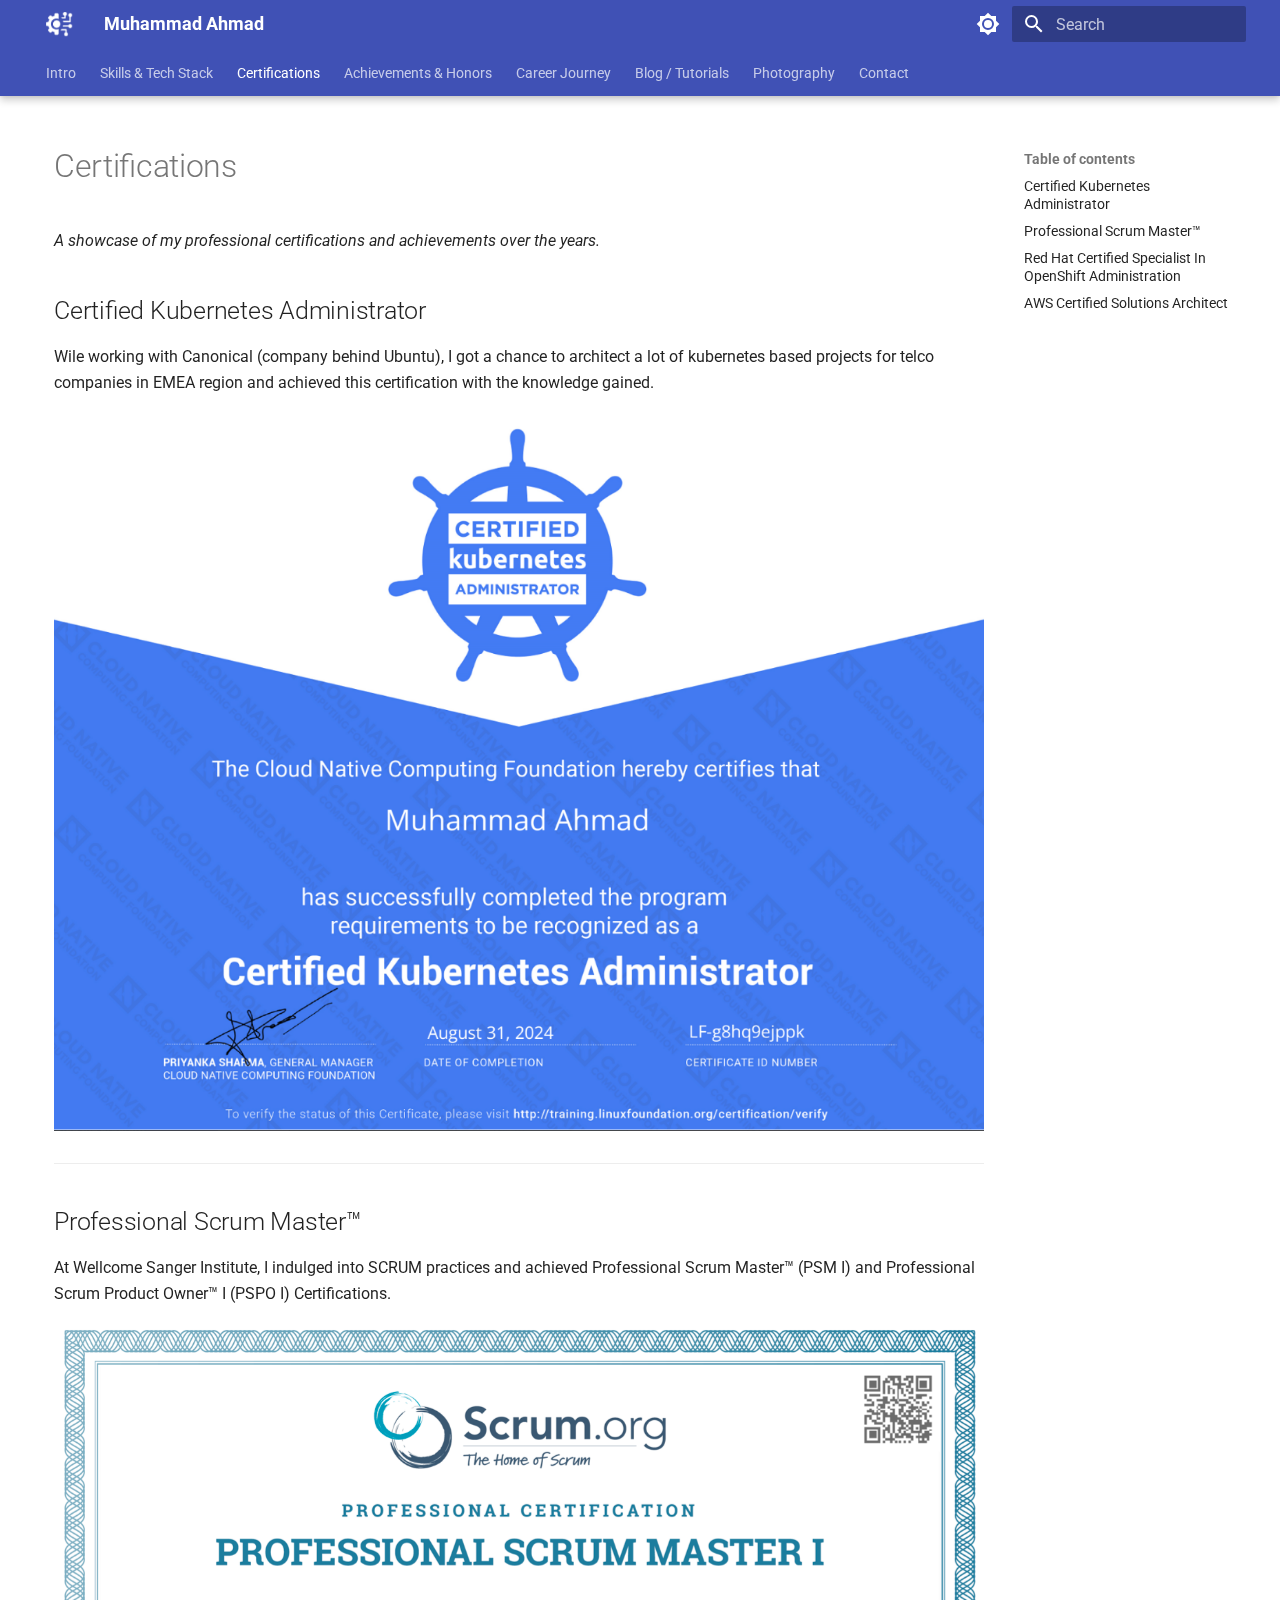
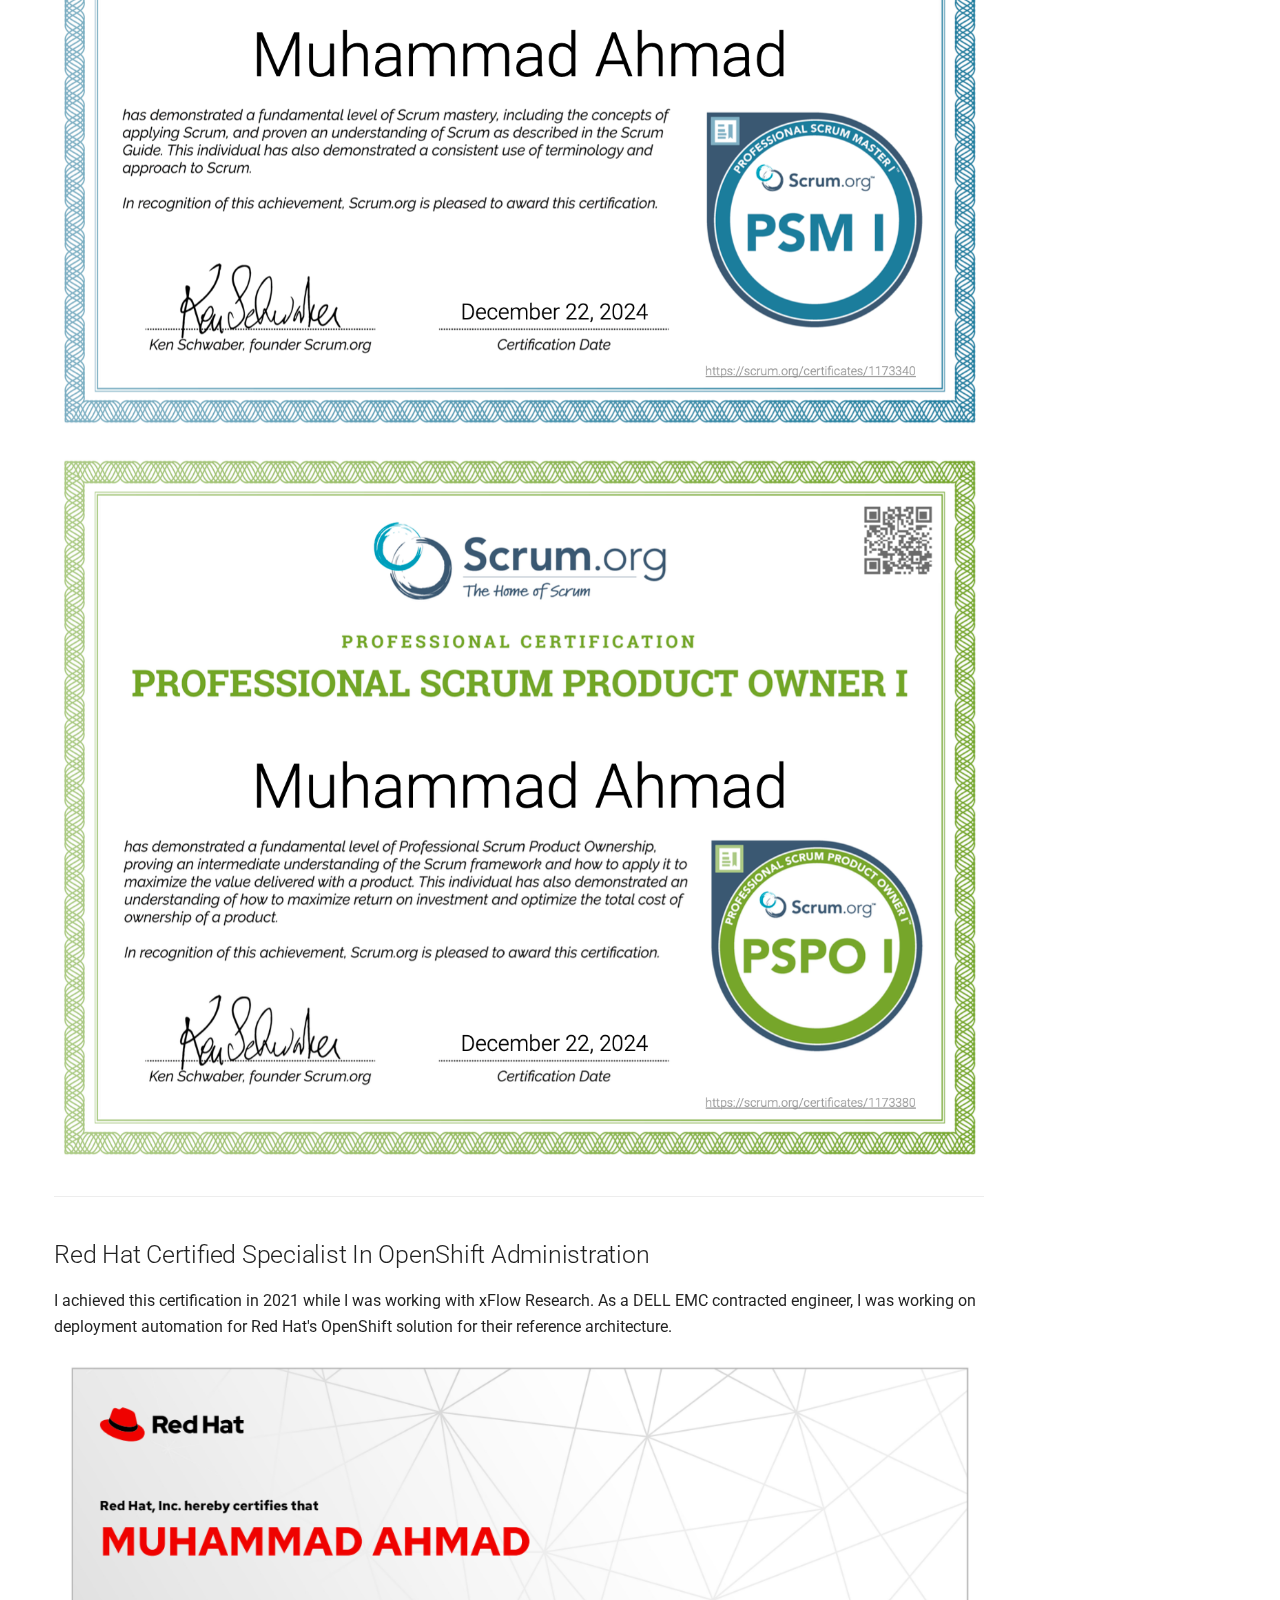
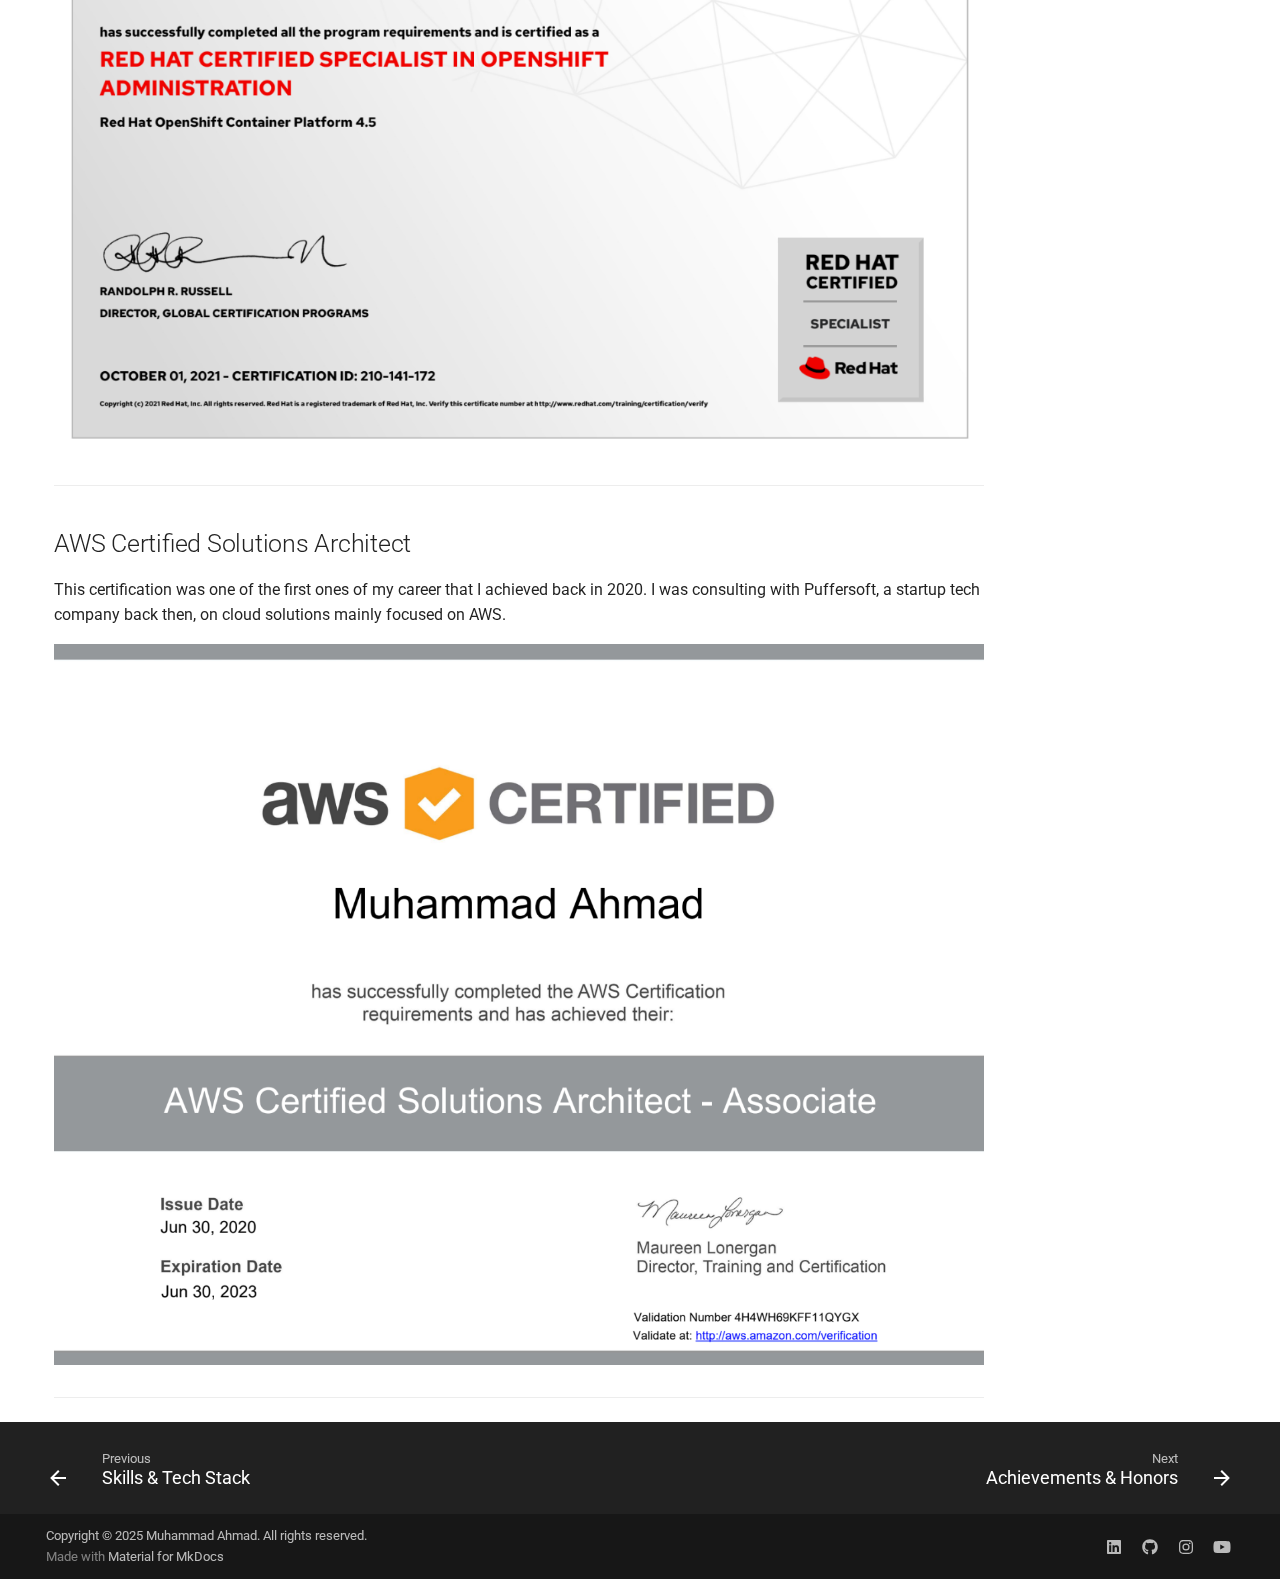
<file: certifications/index.html>
<!doctype html>
<html lang="en" class="no-js">
  <head>
    
      <meta charset="utf-8">
      <meta name="viewport" content="width=device-width,initial-scale=1">
      
      
      
      
        <link rel="prev" href="../skills/">
      
      
        <link rel="next" href="../achievements/">
      
      
      <link rel="icon" href="../assets/images/favicon.png">
      <meta name="generator" content="mkdocs-1.6.1, mkdocs-material-9.6.20">
    
    
      
        <title>Certifications - Muhammad Ahmad</title>
      
    
    
      <link rel="stylesheet" href="../assets/stylesheets/main.e53b48f4.min.css">
      
        
        <link rel="stylesheet" href="../assets/stylesheets/palette.06af60db.min.css">
      
      


    
    
      
    
    
      
        
        
        <link rel="preconnect" href="https://fonts.gstatic.com" crossorigin>
        <link rel="stylesheet" href="https://fonts.googleapis.com/css?family=Roboto:300,300i,400,400i,700,700i%7CRoboto+Mono:400,400i,700,700i&display=fallback">
        <style>:root{--md-text-font:"Roboto";--md-code-font:"Roboto Mono"}</style>
      
    
    
      <link rel="stylesheet" href="../css/extra.css">
    
    <script>__md_scope=new URL("..",location),__md_hash=e=>[...e].reduce(((e,_)=>(e<<5)-e+_.charCodeAt(0)),0),__md_get=(e,_=localStorage,t=__md_scope)=>JSON.parse(_.getItem(t.pathname+"."+e)),__md_set=(e,_,t=localStorage,a=__md_scope)=>{try{t.setItem(a.pathname+"."+e,JSON.stringify(_))}catch(e){}}</script>
    
      

    
    
    
  </head>
  
  
    
    
      
    
    
    
    
    <body dir="ltr" data-md-color-scheme="default" data-md-color-primary="indigo" data-md-color-accent="deep-orange">
  
    
    <input class="md-toggle" data-md-toggle="drawer" type="checkbox" id="__drawer" autocomplete="off">
    <input class="md-toggle" data-md-toggle="search" type="checkbox" id="__search" autocomplete="off">
    <label class="md-overlay" for="__drawer"></label>
    <div data-md-component="skip">
      
        
        <a href="#certifications" class="md-skip">
          Skip to content
        </a>
      
    </div>
    <div data-md-component="announce">
      
    </div>
    
    
      

  

<header class="md-header md-header--shadow md-header--lifted" data-md-component="header">
  <nav class="md-header__inner md-grid" aria-label="Header">
    <a href=".." title="Muhammad Ahmad" class="md-header__button md-logo" aria-label="Muhammad Ahmad" data-md-component="logo">
      
  <img src="../images/logo.png" alt="logo">

    </a>
    <label class="md-header__button md-icon" for="__drawer">
      
      <svg xmlns="http://www.w3.org/2000/svg" viewBox="0 0 24 24"><path d="M3 6h18v2H3zm0 5h18v2H3zm0 5h18v2H3z"/></svg>
    </label>
    <div class="md-header__title" data-md-component="header-title">
      <div class="md-header__ellipsis">
        <div class="md-header__topic">
          <span class="md-ellipsis">
            Muhammad Ahmad
          </span>
        </div>
        <div class="md-header__topic" data-md-component="header-topic">
          <span class="md-ellipsis">
            
              Certifications
            
          </span>
        </div>
      </div>
    </div>
    
      
        <form class="md-header__option" data-md-component="palette">
  
    
    
    
    <input class="md-option" data-md-color-media="" data-md-color-scheme="default" data-md-color-primary="indigo" data-md-color-accent="deep-orange"  aria-label="Switch to dark mode"  type="radio" name="__palette" id="__palette_0">
    
      <label class="md-header__button md-icon" title="Switch to dark mode" for="__palette_1" hidden>
        <svg xmlns="http://www.w3.org/2000/svg" viewBox="0 0 24 24"><path d="M12 8a4 4 0 0 0-4 4 4 4 0 0 0 4 4 4 4 0 0 0 4-4 4 4 0 0 0-4-4m0 10a6 6 0 0 1-6-6 6 6 0 0 1 6-6 6 6 0 0 1 6 6 6 6 0 0 1-6 6m8-9.31V4h-4.69L12 .69 8.69 4H4v4.69L.69 12 4 15.31V20h4.69L12 23.31 15.31 20H20v-4.69L23.31 12z"/></svg>
      </label>
    
  
    
    
    
    <input class="md-option" data-md-color-media="" data-md-color-scheme="slate" data-md-color-primary="indigo" data-md-color-accent="deep-orange"  aria-label="Switch to light mode"  type="radio" name="__palette" id="__palette_1">
    
      <label class="md-header__button md-icon" title="Switch to light mode" for="__palette_0" hidden>
        <svg xmlns="http://www.w3.org/2000/svg" viewBox="0 0 24 24"><path d="M12 18c-.89 0-1.74-.2-2.5-.55C11.56 16.5 13 14.42 13 12s-1.44-4.5-3.5-5.45C10.26 6.2 11.11 6 12 6a6 6 0 0 1 6 6 6 6 0 0 1-6 6m8-9.31V4h-4.69L12 .69 8.69 4H4v4.69L.69 12 4 15.31V20h4.69L12 23.31 15.31 20H20v-4.69L23.31 12z"/></svg>
      </label>
    
  
</form>
      
    
    
      <script>var palette=__md_get("__palette");if(palette&&palette.color){if("(prefers-color-scheme)"===palette.color.media){var media=matchMedia("(prefers-color-scheme: light)"),input=document.querySelector(media.matches?"[data-md-color-media='(prefers-color-scheme: light)']":"[data-md-color-media='(prefers-color-scheme: dark)']");palette.color.media=input.getAttribute("data-md-color-media"),palette.color.scheme=input.getAttribute("data-md-color-scheme"),palette.color.primary=input.getAttribute("data-md-color-primary"),palette.color.accent=input.getAttribute("data-md-color-accent")}for(var[key,value]of Object.entries(palette.color))document.body.setAttribute("data-md-color-"+key,value)}</script>
    
    
    
      
      
        <label class="md-header__button md-icon" for="__search">
          
          <svg xmlns="http://www.w3.org/2000/svg" viewBox="0 0 24 24"><path d="M9.5 3A6.5 6.5 0 0 1 16 9.5c0 1.61-.59 3.09-1.56 4.23l.27.27h.79l5 5-1.5 1.5-5-5v-.79l-.27-.27A6.52 6.52 0 0 1 9.5 16 6.5 6.5 0 0 1 3 9.5 6.5 6.5 0 0 1 9.5 3m0 2C7 5 5 7 5 9.5S7 14 9.5 14 14 12 14 9.5 12 5 9.5 5"/></svg>
        </label>
        <div class="md-search" data-md-component="search" role="dialog">
  <label class="md-search__overlay" for="__search"></label>
  <div class="md-search__inner" role="search">
    <form class="md-search__form" name="search">
      <input type="text" class="md-search__input" name="query" aria-label="Search" placeholder="Search" autocapitalize="off" autocorrect="off" autocomplete="off" spellcheck="false" data-md-component="search-query" required>
      <label class="md-search__icon md-icon" for="__search">
        
        <svg xmlns="http://www.w3.org/2000/svg" viewBox="0 0 24 24"><path d="M9.5 3A6.5 6.5 0 0 1 16 9.5c0 1.61-.59 3.09-1.56 4.23l.27.27h.79l5 5-1.5 1.5-5-5v-.79l-.27-.27A6.52 6.52 0 0 1 9.5 16 6.5 6.5 0 0 1 3 9.5 6.5 6.5 0 0 1 9.5 3m0 2C7 5 5 7 5 9.5S7 14 9.5 14 14 12 14 9.5 12 5 9.5 5"/></svg>
        
        <svg xmlns="http://www.w3.org/2000/svg" viewBox="0 0 24 24"><path d="M20 11v2H8l5.5 5.5-1.42 1.42L4.16 12l7.92-7.92L13.5 5.5 8 11z"/></svg>
      </label>
      <nav class="md-search__options" aria-label="Search">
        
        <button type="reset" class="md-search__icon md-icon" title="Clear" aria-label="Clear" tabindex="-1">
          
          <svg xmlns="http://www.w3.org/2000/svg" viewBox="0 0 24 24"><path d="M19 6.41 17.59 5 12 10.59 6.41 5 5 6.41 10.59 12 5 17.59 6.41 19 12 13.41 17.59 19 19 17.59 13.41 12z"/></svg>
        </button>
      </nav>
      
    </form>
    <div class="md-search__output">
      <div class="md-search__scrollwrap" tabindex="0" data-md-scrollfix>
        <div class="md-search-result" data-md-component="search-result">
          <div class="md-search-result__meta">
            Initializing search
          </div>
          <ol class="md-search-result__list" role="presentation"></ol>
        </div>
      </div>
    </div>
  </div>
</div>
      
    
    
  </nav>
  
    
      
<nav class="md-tabs" aria-label="Tabs" data-md-component="tabs">
  <div class="md-grid">
    <ul class="md-tabs__list">
      
        
  
  
  
  
    <li class="md-tabs__item">
      <a href=".." class="md-tabs__link">
        
  
  
    
  
  Intro

      </a>
    </li>
  

      
        
  
  
  
  
    <li class="md-tabs__item">
      <a href="../skills/" class="md-tabs__link">
        
  
  
    
  
  Skills & Tech Stack

      </a>
    </li>
  

      
        
  
  
  
    
  
  
    <li class="md-tabs__item md-tabs__item--active">
      <a href="./" class="md-tabs__link">
        
  
  
    
  
  Certifications

      </a>
    </li>
  

      
        
  
  
  
  
    <li class="md-tabs__item">
      <a href="../achievements/" class="md-tabs__link">
        
  
  
    
  
  Achievements & Honors

      </a>
    </li>
  

      
        
  
  
  
  
    
    
      <li class="md-tabs__item">
        <a href="../career/" class="md-tabs__link">
          
  
  
  Career Journey

        </a>
      </li>
    
  

      
        
  
  
  
  
    
    
      <li class="md-tabs__item">
        <a href="../blog/" class="md-tabs__link">
          
  
  
  Blog / Tutorials

        </a>
      </li>
    
  

      
        
  
  
  
  
    <li class="md-tabs__item">
      <a href="../photography/" class="md-tabs__link">
        
  
  
    
  
  Photography

      </a>
    </li>
  

      
        
  
  
  
  
    <li class="md-tabs__item">
      <a href="../contact/" class="md-tabs__link">
        
  
  
    
  
  Contact

      </a>
    </li>
  

      
    </ul>
  </div>
</nav>
    
  
</header>
    
    <div class="md-container" data-md-component="container">
      
      
        
      
      <main class="md-main" data-md-component="main">
        <div class="md-main__inner md-grid">
          
            
              
              <div class="md-sidebar md-sidebar--primary" data-md-component="sidebar" data-md-type="navigation" >
                <div class="md-sidebar__scrollwrap">
                  <div class="md-sidebar__inner">
                    


  


<nav class="md-nav md-nav--primary md-nav--lifted" aria-label="Navigation" data-md-level="0">
  <label class="md-nav__title" for="__drawer">
    <a href=".." title="Muhammad Ahmad" class="md-nav__button md-logo" aria-label="Muhammad Ahmad" data-md-component="logo">
      
  <img src="../images/logo.png" alt="logo">

    </a>
    Muhammad Ahmad
  </label>
  
  <ul class="md-nav__list" data-md-scrollfix>
    
      
      
  
  
  
  
    <li class="md-nav__item">
      <a href=".." class="md-nav__link">
        
  
  
  <span class="md-ellipsis">
    Intro
    
  </span>
  

      </a>
    </li>
  

    
      
      
  
  
  
  
    <li class="md-nav__item">
      <a href="../skills/" class="md-nav__link">
        
  
  
  <span class="md-ellipsis">
    Skills & Tech Stack
    
  </span>
  

      </a>
    </li>
  

    
      
      
  
  
    
  
  
  
    <li class="md-nav__item md-nav__item--active">
      
      <input class="md-nav__toggle md-toggle" type="checkbox" id="__toc">
      
      
        
      
      
        <label class="md-nav__link md-nav__link--active" for="__toc">
          
  
  
  <span class="md-ellipsis">
    Certifications
    
  </span>
  

          <span class="md-nav__icon md-icon"></span>
        </label>
      
      <a href="./" class="md-nav__link md-nav__link--active">
        
  
  
  <span class="md-ellipsis">
    Certifications
    
  </span>
  

      </a>
      
        

<nav class="md-nav md-nav--secondary" aria-label="Table of contents">
  
  
  
    
  
  
    <label class="md-nav__title" for="__toc">
      <span class="md-nav__icon md-icon"></span>
      Table of contents
    </label>
    <ul class="md-nav__list" data-md-component="toc" data-md-scrollfix>
      
        <li class="md-nav__item">
  <a href="#certified-kubernetes-administrator" class="md-nav__link">
    <span class="md-ellipsis">
      Certified Kubernetes Administrator
    </span>
  </a>
  
</li>
      
        <li class="md-nav__item">
  <a href="#professional-scrum-mastertm" class="md-nav__link">
    <span class="md-ellipsis">
      Professional Scrum Master™
    </span>
  </a>
  
</li>
      
        <li class="md-nav__item">
  <a href="#red-hat-certified-specialist-in-openshift-administration" class="md-nav__link">
    <span class="md-ellipsis">
      Red Hat Certified Specialist In OpenShift Administration
    </span>
  </a>
  
</li>
      
        <li class="md-nav__item">
  <a href="#aws-certified-solutions-architect" class="md-nav__link">
    <span class="md-ellipsis">
      AWS Certified Solutions Architect
    </span>
  </a>
  
</li>
      
    </ul>
  
</nav>
      
    </li>
  

    
      
      
  
  
  
  
    <li class="md-nav__item">
      <a href="../achievements/" class="md-nav__link">
        
  
  
  <span class="md-ellipsis">
    Achievements & Honors
    
  </span>
  

      </a>
    </li>
  

    
      
      
  
  
  
  
    
    
    
    
      
      
    
    
    <li class="md-nav__item md-nav__item--nested">
      
        
        
        <input class="md-nav__toggle md-toggle " type="checkbox" id="__nav_5" >
        
          
          <label class="md-nav__link" for="__nav_5" id="__nav_5_label" tabindex="0">
            
  
  
  <span class="md-ellipsis">
    Career Journey
    
  </span>
  

            <span class="md-nav__icon md-icon"></span>
          </label>
        
        <nav class="md-nav" data-md-level="1" aria-labelledby="__nav_5_label" aria-expanded="false">
          <label class="md-nav__title" for="__nav_5">
            <span class="md-nav__icon md-icon"></span>
            Career Journey
          </label>
          <ul class="md-nav__list" data-md-scrollfix>
            
              
                
  
  
  
  
    <li class="md-nav__item">
      <a href="../career/" class="md-nav__link">
        
  
  
  <span class="md-ellipsis">
    Career Journey
    
  </span>
  

      </a>
    </li>
  

              
            
          </ul>
        </nav>
      
    </li>
  

    
      
      
  
  
  
  
    
    
    
    
      
      
    
    
    <li class="md-nav__item md-nav__item--nested">
      
        
        
        <input class="md-nav__toggle md-toggle " type="checkbox" id="__nav_6" >
        
          
          <label class="md-nav__link" for="__nav_6" id="__nav_6_label" tabindex="0">
            
  
  
  <span class="md-ellipsis">
    Blog / Tutorials
    
  </span>
  

            <span class="md-nav__icon md-icon"></span>
          </label>
        
        <nav class="md-nav" data-md-level="1" aria-labelledby="__nav_6_label" aria-expanded="false">
          <label class="md-nav__title" for="__nav_6">
            <span class="md-nav__icon md-icon"></span>
            Blog / Tutorials
          </label>
          <ul class="md-nav__list" data-md-scrollfix>
            
              
                
  
  
  
  
    <li class="md-nav__item">
      <a href="../blog/" class="md-nav__link">
        
  
  
  <span class="md-ellipsis">
    Blog Home
    
  </span>
  

      </a>
    </li>
  

              
            
              
                
  
  
  
  
    <li class="md-nav__item">
      <a href="../blog/post1.md" class="md-nav__link">
        
  
  
  <span class="md-ellipsis">
    First Post
    
  </span>
  

      </a>
    </li>
  

              
            
              
                
  
  
  
  
    <li class="md-nav__item">
      <a href="../blog/post2.md" class="md-nav__link">
        
  
  
  <span class="md-ellipsis">
    Second Post
    
  </span>
  

      </a>
    </li>
  

              
            
          </ul>
        </nav>
      
    </li>
  

    
      
      
  
  
  
  
    <li class="md-nav__item">
      <a href="../photography/" class="md-nav__link">
        
  
  
  <span class="md-ellipsis">
    Photography
    
  </span>
  

      </a>
    </li>
  

    
      
      
  
  
  
  
    <li class="md-nav__item">
      <a href="../contact/" class="md-nav__link">
        
  
  
  <span class="md-ellipsis">
    Contact
    
  </span>
  

      </a>
    </li>
  

    
  </ul>
</nav>
                  </div>
                </div>
              </div>
            
            
              
              <div class="md-sidebar md-sidebar--secondary" data-md-component="sidebar" data-md-type="toc" >
                <div class="md-sidebar__scrollwrap">
                  <div class="md-sidebar__inner">
                    

<nav class="md-nav md-nav--secondary" aria-label="Table of contents">
  
  
  
    
  
  
    <label class="md-nav__title" for="__toc">
      <span class="md-nav__icon md-icon"></span>
      Table of contents
    </label>
    <ul class="md-nav__list" data-md-component="toc" data-md-scrollfix>
      
        <li class="md-nav__item">
  <a href="#certified-kubernetes-administrator" class="md-nav__link">
    <span class="md-ellipsis">
      Certified Kubernetes Administrator
    </span>
  </a>
  
</li>
      
        <li class="md-nav__item">
  <a href="#professional-scrum-mastertm" class="md-nav__link">
    <span class="md-ellipsis">
      Professional Scrum Master™
    </span>
  </a>
  
</li>
      
        <li class="md-nav__item">
  <a href="#red-hat-certified-specialist-in-openshift-administration" class="md-nav__link">
    <span class="md-ellipsis">
      Red Hat Certified Specialist In OpenShift Administration
    </span>
  </a>
  
</li>
      
        <li class="md-nav__item">
  <a href="#aws-certified-solutions-architect" class="md-nav__link">
    <span class="md-ellipsis">
      AWS Certified Solutions Architect
    </span>
  </a>
  
</li>
      
    </ul>
  
</nav>
                  </div>
                </div>
              </div>
            
          
          
            <div class="md-content" data-md-component="content">
              <article class="md-content__inner md-typeset">
                
                  



<h1 id="certifications">Certifications<a class="headerlink" href="#certifications" title="Permanent link">&para;</a></h1>
<p><em>A showcase of my professional certifications and achievements over the years.</em></p>
<h2 id="certified-kubernetes-administrator">Certified Kubernetes Administrator<a class="headerlink" href="#certified-kubernetes-administrator" title="Permanent link">&para;</a></h2>
<p>Wile working with Canonical (company behind Ubuntu), I got a chance to architect a lot of kubernetes based projects for telco companies in EMEA region and achieved this certification with the knowledge gained.</p>
<p><img src="/images/certs/k8s.png" alt="Kubernetes" height="40" /></p>
<hr />
<h2 id="professional-scrum-mastertm">Professional Scrum Master™<a class="headerlink" href="#professional-scrum-mastertm" title="Permanent link">&para;</a></h2>
<p>At Wellcome Sanger Institute, I indulged into SCRUM practices and achieved Professional Scrum Master™ (PSM I) and Professional Scrum Product Owner™ I (PSPO I) Certifications.</p>
<p><img src="/images/certs/psm.png" alt="PSM-I" height="40" /></p>
<p><img src="/images/certs/pspo.png" alt="PSPO-I" height="40" /></p>
<hr />
<h2 id="red-hat-certified-specialist-in-openshift-administration">Red Hat Certified Specialist In OpenShift Administration<a class="headerlink" href="#red-hat-certified-specialist-in-openshift-administration" title="Permanent link">&para;</a></h2>
<p>I achieved this certification in 2021 while I was working with xFlow Research. As a DELL EMC contracted engineer, I was working on deployment automation for Red Hat's OpenShift solution for their reference architecture.</p>
<p><img src="/images/certs/openshift.png" alt="OpenShift" height="40" /></p>
<hr />
<h2 id="aws-certified-solutions-architect">AWS Certified Solutions Architect<a class="headerlink" href="#aws-certified-solutions-architect" title="Permanent link">&para;</a></h2>
<p>This certification was one of the first ones of my career that I achieved back in 2020. I was consulting with Puffersoft, a startup tech company back then, on cloud solutions mainly focused on AWS.</p>
<p><img src="/images/certs/aws.png" alt="AWS" height="40" /></p>
<hr />












                
              </article>
            </div>
          
          
<script>var target=document.getElementById(location.hash.slice(1));target&&target.name&&(target.checked=target.name.startsWith("__tabbed_"))</script>
        </div>
        
          <button type="button" class="md-top md-icon" data-md-component="top" hidden>
  
  <svg xmlns="http://www.w3.org/2000/svg" viewBox="0 0 24 24"><path d="M13 20h-2V8l-5.5 5.5-1.42-1.42L12 4.16l7.92 7.92-1.42 1.42L13 8z"/></svg>
  Back to top
</button>
        
      </main>
      
        <footer class="md-footer">
  
    
      
      <nav class="md-footer__inner md-grid" aria-label="Footer" >
        
          
          <a href="../skills/" class="md-footer__link md-footer__link--prev" aria-label="Previous: Skills &amp; Tech Stack">
            <div class="md-footer__button md-icon">
              
              <svg xmlns="http://www.w3.org/2000/svg" viewBox="0 0 24 24"><path d="M20 11v2H8l5.5 5.5-1.42 1.42L4.16 12l7.92-7.92L13.5 5.5 8 11z"/></svg>
            </div>
            <div class="md-footer__title">
              <span class="md-footer__direction">
                Previous
              </span>
              <div class="md-ellipsis">
                Skills & Tech Stack
              </div>
            </div>
          </a>
        
        
          
          <a href="../achievements/" class="md-footer__link md-footer__link--next" aria-label="Next: Achievements &amp; Honors">
            <div class="md-footer__title">
              <span class="md-footer__direction">
                Next
              </span>
              <div class="md-ellipsis">
                Achievements & Honors
              </div>
            </div>
            <div class="md-footer__button md-icon">
              
              <svg xmlns="http://www.w3.org/2000/svg" viewBox="0 0 24 24"><path d="M4 11v2h12l-5.5 5.5 1.42 1.42L19.84 12l-7.92-7.92L10.5 5.5 16 11z"/></svg>
            </div>
          </a>
        
      </nav>
    
  
  <div class="md-footer-meta md-typeset">
    <div class="md-footer-meta__inner md-grid">
      <div class="md-copyright">
  
    <div class="md-copyright__highlight">
      Copyright &copy; 2025 Muhammad Ahmad. All rights reserved.
    </div>
  
  
    Made with
    <a href="https://squidfunk.github.io/mkdocs-material/" target="_blank" rel="noopener">
      Material for MkDocs
    </a>
  
</div>
      
        
<div class="md-social">
  
    
    
    
    
      
      
    
    <a href="https://www.linkedin.com/in/muhammad-ahmad-b6a04736/" target="_blank" rel="noopener" title="www.linkedin.com" class="md-social__link">
      <svg xmlns="http://www.w3.org/2000/svg" viewBox="0 0 448 512"><!--! Font Awesome Free 7.0.0 by @fontawesome - https://fontawesome.com License - https://fontawesome.com/license/free (Icons: CC BY 4.0, Fonts: SIL OFL 1.1, Code: MIT License) Copyright 2025 Fonticons, Inc.--><path d="M416 32H31.9C14.3 32 0 46.5 0 64.3v383.4C0 465.5 14.3 480 31.9 480H416c17.6 0 32-14.5 32-32.3V64.3c0-17.8-14.4-32.3-32-32.3M135.4 416H69V202.2h66.5V416zM102.2 96a38.5 38.5 0 1 1 0 77 38.5 38.5 0 1 1 0-77m282.1 320h-66.4V312c0-24.8-.5-56.7-34.5-56.7-34.6 0-39.9 27-39.9 54.9V416h-66.4V202.2h63.7v29.2h.9c8.9-16.8 30.6-34.5 62.9-34.5 67.2 0 79.7 44.3 79.7 101.9z"/></svg>
    </a>
  
    
    
    
    
      
      
    
    <a href="https://www.github.com/ahmadfsbd" target="_blank" rel="noopener" title="www.github.com" class="md-social__link">
      <svg xmlns="http://www.w3.org/2000/svg" viewBox="0 0 512 512"><!--! Font Awesome Free 7.0.0 by @fontawesome - https://fontawesome.com License - https://fontawesome.com/license/free (Icons: CC BY 4.0, Fonts: SIL OFL 1.1, Code: MIT License) Copyright 2025 Fonticons, Inc.--><path d="M173.9 397.4c0 2-2.3 3.6-5.2 3.6-3.3.3-5.6-1.3-5.6-3.6 0-2 2.3-3.6 5.2-3.6 3-.3 5.6 1.3 5.6 3.6m-31.1-4.5c-.7 2 1.3 4.3 4.3 4.9 2.6 1 5.6 0 6.2-2s-1.3-4.3-4.3-5.2c-2.6-.7-5.5.3-6.2 2.3m44.2-1.7c-2.9.7-4.9 2.6-4.6 4.9.3 2 2.9 3.3 5.9 2.6 2.9-.7 4.9-2.6 4.6-4.6-.3-1.9-3-3.2-5.9-2.9M252.8 8C114.1 8 8 113.3 8 252c0 110.9 69.8 205.8 169.5 239.2 12.8 2.3 17.3-5.6 17.3-12.1 0-6.2-.3-40.4-.3-61.4 0 0-70 15-84.7-29.8 0 0-11.4-29.1-27.8-36.6 0 0-22.9-15.7 1.6-15.4 0 0 24.9 2 38.6 25.8 21.9 38.6 58.6 27.5 72.9 20.9 2.3-16 8.8-27.1 16-33.7-55.9-6.2-112.3-14.3-112.3-110.5 0-27.5 7.6-41.3 23.6-58.9-2.6-6.5-11.1-33.3 2.6-67.9 20.9-6.5 69 27 69 27 20-5.6 41.5-8.5 62.8-8.5s42.8 2.9 62.8 8.5c0 0 48.1-33.6 69-27 13.7 34.7 5.2 61.4 2.6 67.9 16 17.7 25.8 31.5 25.8 58.9 0 96.5-58.9 104.2-114.8 110.5 9.2 7.9 17 22.9 17 46.4 0 33.7-.3 75.4-.3 83.6 0 6.5 4.6 14.4 17.3 12.1C436.2 457.8 504 362.9 504 252 504 113.3 391.5 8 252.8 8M105.2 352.9c-1.3 1-1 3.3.7 5.2 1.6 1.6 3.9 2.3 5.2 1 1.3-1 1-3.3-.7-5.2-1.6-1.6-3.9-2.3-5.2-1m-10.8-8.1c-.7 1.3.3 2.9 2.3 3.9 1.6 1 3.6.7 4.3-.7.7-1.3-.3-2.9-2.3-3.9-2-.6-3.6-.3-4.3.7m32.4 35.6c-1.6 1.3-1 4.3 1.3 6.2 2.3 2.3 5.2 2.6 6.5 1 1.3-1.3.7-4.3-1.3-6.2-2.2-2.3-5.2-2.6-6.5-1m-11.4-14.7c-1.6 1-1.6 3.6 0 5.9s4.3 3.3 5.6 2.3c1.6-1.3 1.6-3.9 0-6.2-1.4-2.3-4-3.3-5.6-2"/></svg>
    </a>
  
    
    
    
    
      
      
    
    <a href="https://www.instagram.com/ehm_ud" target="_blank" rel="noopener" title="www.instagram.com" class="md-social__link">
      <svg xmlns="http://www.w3.org/2000/svg" viewBox="0 0 448 512"><!--! Font Awesome Free 7.0.0 by @fontawesome - https://fontawesome.com License - https://fontawesome.com/license/free (Icons: CC BY 4.0, Fonts: SIL OFL 1.1, Code: MIT License) Copyright 2025 Fonticons, Inc.--><path d="M224.3 141a115 115 0 1 0-.6 230 115 115 0 1 0 .6-230m-.6 40.4a74.6 74.6 0 1 1 .6 149.2 74.6 74.6 0 1 1-.6-149.2m93.4-45.1a26.8 26.8 0 1 1 53.6 0 26.8 26.8 0 1 1-53.6 0m129.7 27.2c-1.7-35.9-9.9-67.7-36.2-93.9-26.2-26.2-58-34.4-93.9-36.2-37-2.1-147.9-2.1-184.9 0-35.8 1.7-67.6 9.9-93.9 36.1s-34.4 58-36.2 93.9c-2.1 37-2.1 147.9 0 184.9 1.7 35.9 9.9 67.7 36.2 93.9s58 34.4 93.9 36.2c37 2.1 147.9 2.1 184.9 0 35.9-1.7 67.7-9.9 93.9-36.2 26.2-26.2 34.4-58 36.2-93.9 2.1-37 2.1-147.8 0-184.8M399 388c-7.8 19.6-22.9 34.7-42.6 42.6-29.5 11.7-99.5 9-132.1 9s-102.7 2.6-132.1-9c-19.6-7.8-34.7-22.9-42.6-42.6-11.7-29.5-9-99.5-9-132.1s-2.6-102.7 9-132.1c7.8-19.6 22.9-34.7 42.6-42.6 29.5-11.7 99.5-9 132.1-9s102.7-2.6 132.1 9c19.6 7.8 34.7 22.9 42.6 42.6 11.7 29.5 9 99.5 9 132.1s2.7 102.7-9 132.1"/></svg>
    </a>
  
    
    
    
    
      
      
    
    <a href="https://www.youtube.com/@ehm_ud" target="_blank" rel="noopener" title="www.youtube.com" class="md-social__link">
      <svg xmlns="http://www.w3.org/2000/svg" viewBox="0 0 576 512"><!--! Font Awesome Free 7.0.0 by @fontawesome - https://fontawesome.com License - https://fontawesome.com/license/free (Icons: CC BY 4.0, Fonts: SIL OFL 1.1, Code: MIT License) Copyright 2025 Fonticons, Inc.--><path d="M549.7 124.1c-6.2-23.7-24.8-42.3-48.3-48.6C458.9 64 288.1 64 288.1 64S117.3 64 74.7 75.5c-23.5 6.3-42 24.9-48.3 48.6C15 167 15 256.4 15 256.4s0 89.4 11.4 132.3c6.3 23.6 24.8 41.5 48.3 47.8C117.3 448 288.1 448 288.1 448s170.8 0 213.4-11.5c23.5-6.3 42-24.2 48.3-47.8 11.4-42.9 11.4-132.3 11.4-132.3s0-89.4-11.4-132.3zM232.2 337.6V175.2l142.7 81.2z"/></svg>
    </a>
  
</div>
      
    </div>
  </div>
</footer>
      
    </div>
    <div class="md-dialog" data-md-component="dialog">
      <div class="md-dialog__inner md-typeset"></div>
    </div>
    
    
    
      
      <script id="__config" type="application/json">{"base": "..", "features": ["navigation.footer", "navigation.instant", "navigation.top", "navigation.tracking", "navigation.tabs.sticky", "navigation.tabs", "navigation.tabs.sticky", "content.code.copy"], "search": "../assets/javascripts/workers/search.973d3a69.min.js", "tags": null, "translations": {"clipboard.copied": "Copied to clipboard", "clipboard.copy": "Copy to clipboard", "search.result.more.one": "1 more on this page", "search.result.more.other": "# more on this page", "search.result.none": "No matching documents", "search.result.one": "1 matching document", "search.result.other": "# matching documents", "search.result.placeholder": "Type to start searching", "search.result.term.missing": "Missing", "select.version": "Select version"}, "version": null}</script>
    
    
      <script src="../assets/javascripts/bundle.f55a23d4.min.js"></script>
      
    
  </body>
</html>
</file>
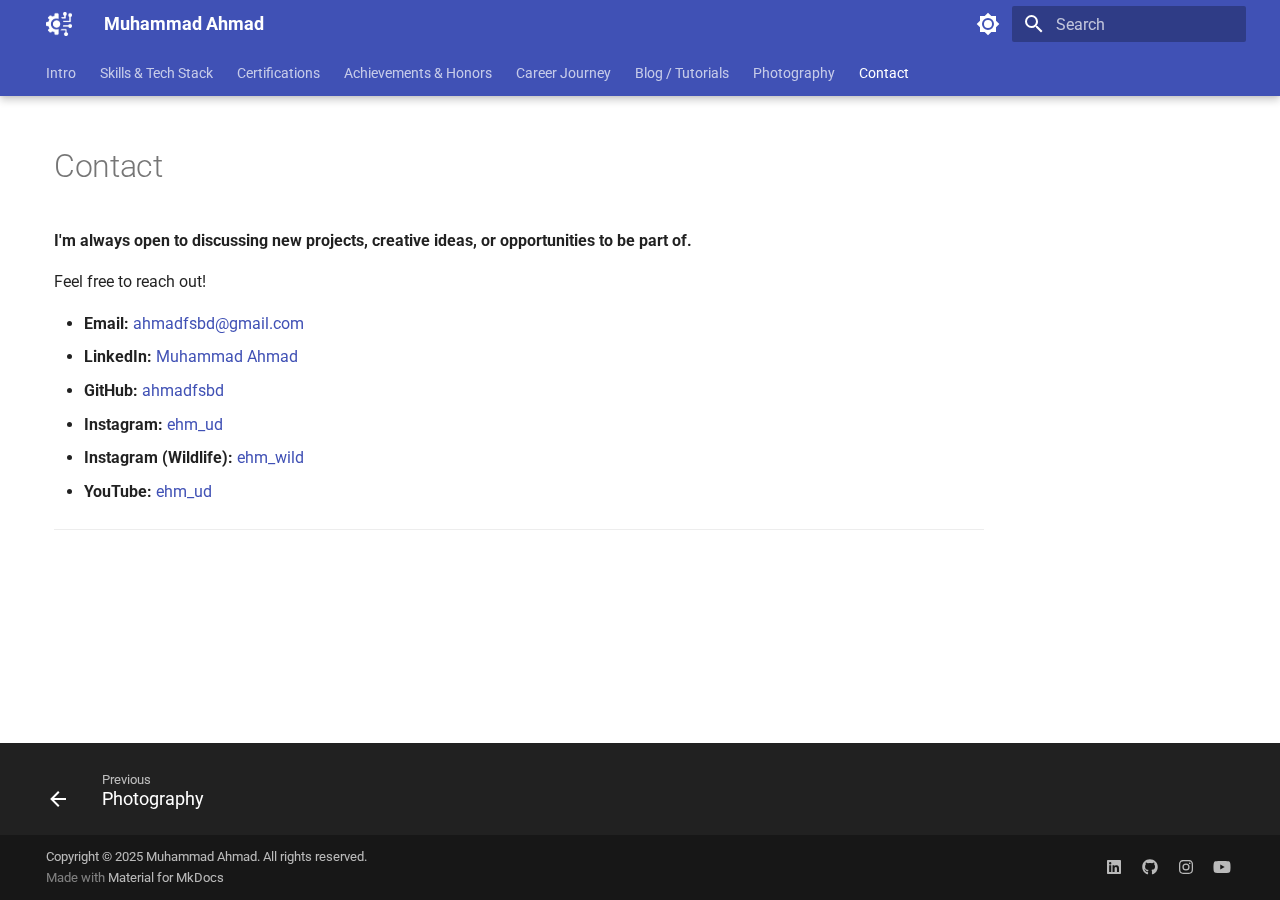
<file: contact/index.html>
<!doctype html>
<html lang="en" class="no-js">
  <head>
    
      <meta charset="utf-8">
      <meta name="viewport" content="width=device-width,initial-scale=1">
      
      
      
      
        <link rel="prev" href="../photography/">
      
      
      
      <link rel="icon" href="../assets/images/favicon.png">
      <meta name="generator" content="mkdocs-1.6.1, mkdocs-material-9.6.20">
    
    
      
        <title>Contact - Muhammad Ahmad</title>
      
    
    
      <link rel="stylesheet" href="../assets/stylesheets/main.e53b48f4.min.css">
      
        
        <link rel="stylesheet" href="../assets/stylesheets/palette.06af60db.min.css">
      
      


    
    
      
    
    
      
        
        
        <link rel="preconnect" href="https://fonts.gstatic.com" crossorigin>
        <link rel="stylesheet" href="https://fonts.googleapis.com/css?family=Roboto:300,300i,400,400i,700,700i%7CRoboto+Mono:400,400i,700,700i&display=fallback">
        <style>:root{--md-text-font:"Roboto";--md-code-font:"Roboto Mono"}</style>
      
    
    
      <link rel="stylesheet" href="../css/extra.css">
    
    <script>__md_scope=new URL("..",location),__md_hash=e=>[...e].reduce(((e,_)=>(e<<5)-e+_.charCodeAt(0)),0),__md_get=(e,_=localStorage,t=__md_scope)=>JSON.parse(_.getItem(t.pathname+"."+e)),__md_set=(e,_,t=localStorage,a=__md_scope)=>{try{t.setItem(a.pathname+"."+e,JSON.stringify(_))}catch(e){}}</script>
    
      

    
    
    
  </head>
  
  
    
    
      
    
    
    
    
    <body dir="ltr" data-md-color-scheme="default" data-md-color-primary="indigo" data-md-color-accent="deep-orange">
  
    
    <input class="md-toggle" data-md-toggle="drawer" type="checkbox" id="__drawer" autocomplete="off">
    <input class="md-toggle" data-md-toggle="search" type="checkbox" id="__search" autocomplete="off">
    <label class="md-overlay" for="__drawer"></label>
    <div data-md-component="skip">
      
        
        <a href="#contact" class="md-skip">
          Skip to content
        </a>
      
    </div>
    <div data-md-component="announce">
      
    </div>
    
    
      

  

<header class="md-header md-header--shadow md-header--lifted" data-md-component="header">
  <nav class="md-header__inner md-grid" aria-label="Header">
    <a href=".." title="Muhammad Ahmad" class="md-header__button md-logo" aria-label="Muhammad Ahmad" data-md-component="logo">
      
  <img src="../images/logo.png" alt="logo">

    </a>
    <label class="md-header__button md-icon" for="__drawer">
      
      <svg xmlns="http://www.w3.org/2000/svg" viewBox="0 0 24 24"><path d="M3 6h18v2H3zm0 5h18v2H3zm0 5h18v2H3z"/></svg>
    </label>
    <div class="md-header__title" data-md-component="header-title">
      <div class="md-header__ellipsis">
        <div class="md-header__topic">
          <span class="md-ellipsis">
            Muhammad Ahmad
          </span>
        </div>
        <div class="md-header__topic" data-md-component="header-topic">
          <span class="md-ellipsis">
            
              Contact
            
          </span>
        </div>
      </div>
    </div>
    
      
        <form class="md-header__option" data-md-component="palette">
  
    
    
    
    <input class="md-option" data-md-color-media="" data-md-color-scheme="default" data-md-color-primary="indigo" data-md-color-accent="deep-orange"  aria-label="Switch to dark mode"  type="radio" name="__palette" id="__palette_0">
    
      <label class="md-header__button md-icon" title="Switch to dark mode" for="__palette_1" hidden>
        <svg xmlns="http://www.w3.org/2000/svg" viewBox="0 0 24 24"><path d="M12 8a4 4 0 0 0-4 4 4 4 0 0 0 4 4 4 4 0 0 0 4-4 4 4 0 0 0-4-4m0 10a6 6 0 0 1-6-6 6 6 0 0 1 6-6 6 6 0 0 1 6 6 6 6 0 0 1-6 6m8-9.31V4h-4.69L12 .69 8.69 4H4v4.69L.69 12 4 15.31V20h4.69L12 23.31 15.31 20H20v-4.69L23.31 12z"/></svg>
      </label>
    
  
    
    
    
    <input class="md-option" data-md-color-media="" data-md-color-scheme="slate" data-md-color-primary="indigo" data-md-color-accent="deep-orange"  aria-label="Switch to light mode"  type="radio" name="__palette" id="__palette_1">
    
      <label class="md-header__button md-icon" title="Switch to light mode" for="__palette_0" hidden>
        <svg xmlns="http://www.w3.org/2000/svg" viewBox="0 0 24 24"><path d="M12 18c-.89 0-1.74-.2-2.5-.55C11.56 16.5 13 14.42 13 12s-1.44-4.5-3.5-5.45C10.26 6.2 11.11 6 12 6a6 6 0 0 1 6 6 6 6 0 0 1-6 6m8-9.31V4h-4.69L12 .69 8.69 4H4v4.69L.69 12 4 15.31V20h4.69L12 23.31 15.31 20H20v-4.69L23.31 12z"/></svg>
      </label>
    
  
</form>
      
    
    
      <script>var palette=__md_get("__palette");if(palette&&palette.color){if("(prefers-color-scheme)"===palette.color.media){var media=matchMedia("(prefers-color-scheme: light)"),input=document.querySelector(media.matches?"[data-md-color-media='(prefers-color-scheme: light)']":"[data-md-color-media='(prefers-color-scheme: dark)']");palette.color.media=input.getAttribute("data-md-color-media"),palette.color.scheme=input.getAttribute("data-md-color-scheme"),palette.color.primary=input.getAttribute("data-md-color-primary"),palette.color.accent=input.getAttribute("data-md-color-accent")}for(var[key,value]of Object.entries(palette.color))document.body.setAttribute("data-md-color-"+key,value)}</script>
    
    
    
      
      
        <label class="md-header__button md-icon" for="__search">
          
          <svg xmlns="http://www.w3.org/2000/svg" viewBox="0 0 24 24"><path d="M9.5 3A6.5 6.5 0 0 1 16 9.5c0 1.61-.59 3.09-1.56 4.23l.27.27h.79l5 5-1.5 1.5-5-5v-.79l-.27-.27A6.52 6.52 0 0 1 9.5 16 6.5 6.5 0 0 1 3 9.5 6.5 6.5 0 0 1 9.5 3m0 2C7 5 5 7 5 9.5S7 14 9.5 14 14 12 14 9.5 12 5 9.5 5"/></svg>
        </label>
        <div class="md-search" data-md-component="search" role="dialog">
  <label class="md-search__overlay" for="__search"></label>
  <div class="md-search__inner" role="search">
    <form class="md-search__form" name="search">
      <input type="text" class="md-search__input" name="query" aria-label="Search" placeholder="Search" autocapitalize="off" autocorrect="off" autocomplete="off" spellcheck="false" data-md-component="search-query" required>
      <label class="md-search__icon md-icon" for="__search">
        
        <svg xmlns="http://www.w3.org/2000/svg" viewBox="0 0 24 24"><path d="M9.5 3A6.5 6.5 0 0 1 16 9.5c0 1.61-.59 3.09-1.56 4.23l.27.27h.79l5 5-1.5 1.5-5-5v-.79l-.27-.27A6.52 6.52 0 0 1 9.5 16 6.5 6.5 0 0 1 3 9.5 6.5 6.5 0 0 1 9.5 3m0 2C7 5 5 7 5 9.5S7 14 9.5 14 14 12 14 9.5 12 5 9.5 5"/></svg>
        
        <svg xmlns="http://www.w3.org/2000/svg" viewBox="0 0 24 24"><path d="M20 11v2H8l5.5 5.5-1.42 1.42L4.16 12l7.92-7.92L13.5 5.5 8 11z"/></svg>
      </label>
      <nav class="md-search__options" aria-label="Search">
        
        <button type="reset" class="md-search__icon md-icon" title="Clear" aria-label="Clear" tabindex="-1">
          
          <svg xmlns="http://www.w3.org/2000/svg" viewBox="0 0 24 24"><path d="M19 6.41 17.59 5 12 10.59 6.41 5 5 6.41 10.59 12 5 17.59 6.41 19 12 13.41 17.59 19 19 17.59 13.41 12z"/></svg>
        </button>
      </nav>
      
    </form>
    <div class="md-search__output">
      <div class="md-search__scrollwrap" tabindex="0" data-md-scrollfix>
        <div class="md-search-result" data-md-component="search-result">
          <div class="md-search-result__meta">
            Initializing search
          </div>
          <ol class="md-search-result__list" role="presentation"></ol>
        </div>
      </div>
    </div>
  </div>
</div>
      
    
    
  </nav>
  
    
      
<nav class="md-tabs" aria-label="Tabs" data-md-component="tabs">
  <div class="md-grid">
    <ul class="md-tabs__list">
      
        
  
  
  
  
    <li class="md-tabs__item">
      <a href=".." class="md-tabs__link">
        
  
  
    
  
  Intro

      </a>
    </li>
  

      
        
  
  
  
  
    <li class="md-tabs__item">
      <a href="../skills/" class="md-tabs__link">
        
  
  
    
  
  Skills & Tech Stack

      </a>
    </li>
  

      
        
  
  
  
  
    <li class="md-tabs__item">
      <a href="../certifications/" class="md-tabs__link">
        
  
  
    
  
  Certifications

      </a>
    </li>
  

      
        
  
  
  
  
    <li class="md-tabs__item">
      <a href="../achievements/" class="md-tabs__link">
        
  
  
    
  
  Achievements & Honors

      </a>
    </li>
  

      
        
  
  
  
  
    
    
      <li class="md-tabs__item">
        <a href="../career/" class="md-tabs__link">
          
  
  
  Career Journey

        </a>
      </li>
    
  

      
        
  
  
  
  
    
    
      <li class="md-tabs__item">
        <a href="../blog/" class="md-tabs__link">
          
  
  
  Blog / Tutorials

        </a>
      </li>
    
  

      
        
  
  
  
  
    <li class="md-tabs__item">
      <a href="../photography/" class="md-tabs__link">
        
  
  
    
  
  Photography

      </a>
    </li>
  

      
        
  
  
  
    
  
  
    <li class="md-tabs__item md-tabs__item--active">
      <a href="./" class="md-tabs__link">
        
  
  
    
  
  Contact

      </a>
    </li>
  

      
    </ul>
  </div>
</nav>
    
  
</header>
    
    <div class="md-container" data-md-component="container">
      
      
        
      
      <main class="md-main" data-md-component="main">
        <div class="md-main__inner md-grid">
          
            
              
              <div class="md-sidebar md-sidebar--primary" data-md-component="sidebar" data-md-type="navigation" >
                <div class="md-sidebar__scrollwrap">
                  <div class="md-sidebar__inner">
                    


  


<nav class="md-nav md-nav--primary md-nav--lifted" aria-label="Navigation" data-md-level="0">
  <label class="md-nav__title" for="__drawer">
    <a href=".." title="Muhammad Ahmad" class="md-nav__button md-logo" aria-label="Muhammad Ahmad" data-md-component="logo">
      
  <img src="../images/logo.png" alt="logo">

    </a>
    Muhammad Ahmad
  </label>
  
  <ul class="md-nav__list" data-md-scrollfix>
    
      
      
  
  
  
  
    <li class="md-nav__item">
      <a href=".." class="md-nav__link">
        
  
  
  <span class="md-ellipsis">
    Intro
    
  </span>
  

      </a>
    </li>
  

    
      
      
  
  
  
  
    <li class="md-nav__item">
      <a href="../skills/" class="md-nav__link">
        
  
  
  <span class="md-ellipsis">
    Skills & Tech Stack
    
  </span>
  

      </a>
    </li>
  

    
      
      
  
  
  
  
    <li class="md-nav__item">
      <a href="../certifications/" class="md-nav__link">
        
  
  
  <span class="md-ellipsis">
    Certifications
    
  </span>
  

      </a>
    </li>
  

    
      
      
  
  
  
  
    <li class="md-nav__item">
      <a href="../achievements/" class="md-nav__link">
        
  
  
  <span class="md-ellipsis">
    Achievements & Honors
    
  </span>
  

      </a>
    </li>
  

    
      
      
  
  
  
  
    
    
    
    
      
      
    
    
    <li class="md-nav__item md-nav__item--nested">
      
        
        
        <input class="md-nav__toggle md-toggle " type="checkbox" id="__nav_5" >
        
          
          <label class="md-nav__link" for="__nav_5" id="__nav_5_label" tabindex="0">
            
  
  
  <span class="md-ellipsis">
    Career Journey
    
  </span>
  

            <span class="md-nav__icon md-icon"></span>
          </label>
        
        <nav class="md-nav" data-md-level="1" aria-labelledby="__nav_5_label" aria-expanded="false">
          <label class="md-nav__title" for="__nav_5">
            <span class="md-nav__icon md-icon"></span>
            Career Journey
          </label>
          <ul class="md-nav__list" data-md-scrollfix>
            
              
                
  
  
  
  
    <li class="md-nav__item">
      <a href="../career/" class="md-nav__link">
        
  
  
  <span class="md-ellipsis">
    Career Journey
    
  </span>
  

      </a>
    </li>
  

              
            
          </ul>
        </nav>
      
    </li>
  

    
      
      
  
  
  
  
    
    
    
    
      
      
    
    
    <li class="md-nav__item md-nav__item--nested">
      
        
        
        <input class="md-nav__toggle md-toggle " type="checkbox" id="__nav_6" >
        
          
          <label class="md-nav__link" for="__nav_6" id="__nav_6_label" tabindex="0">
            
  
  
  <span class="md-ellipsis">
    Blog / Tutorials
    
  </span>
  

            <span class="md-nav__icon md-icon"></span>
          </label>
        
        <nav class="md-nav" data-md-level="1" aria-labelledby="__nav_6_label" aria-expanded="false">
          <label class="md-nav__title" for="__nav_6">
            <span class="md-nav__icon md-icon"></span>
            Blog / Tutorials
          </label>
          <ul class="md-nav__list" data-md-scrollfix>
            
              
                
  
  
  
  
    <li class="md-nav__item">
      <a href="../blog/" class="md-nav__link">
        
  
  
  <span class="md-ellipsis">
    Blog Home
    
  </span>
  

      </a>
    </li>
  

              
            
              
                
  
  
  
  
    <li class="md-nav__item">
      <a href="../blog/post1.md" class="md-nav__link">
        
  
  
  <span class="md-ellipsis">
    First Post
    
  </span>
  

      </a>
    </li>
  

              
            
              
                
  
  
  
  
    <li class="md-nav__item">
      <a href="../blog/post2.md" class="md-nav__link">
        
  
  
  <span class="md-ellipsis">
    Second Post
    
  </span>
  

      </a>
    </li>
  

              
            
          </ul>
        </nav>
      
    </li>
  

    
      
      
  
  
  
  
    <li class="md-nav__item">
      <a href="../photography/" class="md-nav__link">
        
  
  
  <span class="md-ellipsis">
    Photography
    
  </span>
  

      </a>
    </li>
  

    
      
      
  
  
    
  
  
  
    <li class="md-nav__item md-nav__item--active">
      
      <input class="md-nav__toggle md-toggle" type="checkbox" id="__toc">
      
      
        
      
      
      <a href="./" class="md-nav__link md-nav__link--active">
        
  
  
  <span class="md-ellipsis">
    Contact
    
  </span>
  

      </a>
      
    </li>
  

    
  </ul>
</nav>
                  </div>
                </div>
              </div>
            
            
              
              <div class="md-sidebar md-sidebar--secondary" data-md-component="sidebar" data-md-type="toc" >
                <div class="md-sidebar__scrollwrap">
                  <div class="md-sidebar__inner">
                    

<nav class="md-nav md-nav--secondary" aria-label="Table of contents">
  
  
  
    
  
  
</nav>
                  </div>
                </div>
              </div>
            
          
          
            <div class="md-content" data-md-component="content">
              <article class="md-content__inner md-typeset">
                
                  



<h1 id="contact">Contact<a class="headerlink" href="#contact" title="Permanent link">&para;</a></h1>
<p><strong>I'm always open to discussing new projects, creative ideas, or opportunities to be part of.</strong></p>
<p>Feel free to reach out!</p>
<ul>
<li><strong>Email:</strong> <a href="mailto:ahmadfsbd@gmail.com">ahmadfsbd@gmail.com</a></li>
<li><strong>LinkedIn:</strong> <a href="https://www.linkedin.com/in/muhammad-ahmad-b6a04736/">Muhammad Ahmad</a></li>
<li><strong>GitHub:</strong> <a href="https://www.github.com/ahmadfsbd">ahmadfsbd</a></li>
<li><strong>Instagram:</strong> <a href="https://www.instagram.com/ehm_ud">ehm_ud</a></li>
<li><strong>Instagram (Wildlife):</strong> <a href="https://www.instagram.com/ehm_wild">ehm_wild</a></li>
<li><strong>YouTube:</strong> <a href="https://www.youtube.com/@ehm_ud">ehm_ud</a></li>
</ul>
<hr />












                
              </article>
            </div>
          
          
<script>var target=document.getElementById(location.hash.slice(1));target&&target.name&&(target.checked=target.name.startsWith("__tabbed_"))</script>
        </div>
        
          <button type="button" class="md-top md-icon" data-md-component="top" hidden>
  
  <svg xmlns="http://www.w3.org/2000/svg" viewBox="0 0 24 24"><path d="M13 20h-2V8l-5.5 5.5-1.42-1.42L12 4.16l7.92 7.92-1.42 1.42L13 8z"/></svg>
  Back to top
</button>
        
      </main>
      
        <footer class="md-footer">
  
    
      
      <nav class="md-footer__inner md-grid" aria-label="Footer" >
        
          
          <a href="../photography/" class="md-footer__link md-footer__link--prev" aria-label="Previous: Photography">
            <div class="md-footer__button md-icon">
              
              <svg xmlns="http://www.w3.org/2000/svg" viewBox="0 0 24 24"><path d="M20 11v2H8l5.5 5.5-1.42 1.42L4.16 12l7.92-7.92L13.5 5.5 8 11z"/></svg>
            </div>
            <div class="md-footer__title">
              <span class="md-footer__direction">
                Previous
              </span>
              <div class="md-ellipsis">
                Photography
              </div>
            </div>
          </a>
        
        
      </nav>
    
  
  <div class="md-footer-meta md-typeset">
    <div class="md-footer-meta__inner md-grid">
      <div class="md-copyright">
  
    <div class="md-copyright__highlight">
      Copyright &copy; 2025 Muhammad Ahmad. All rights reserved.
    </div>
  
  
    Made with
    <a href="https://squidfunk.github.io/mkdocs-material/" target="_blank" rel="noopener">
      Material for MkDocs
    </a>
  
</div>
      
        
<div class="md-social">
  
    
    
    
    
      
      
    
    <a href="https://www.linkedin.com/in/muhammad-ahmad-b6a04736/" target="_blank" rel="noopener" title="www.linkedin.com" class="md-social__link">
      <svg xmlns="http://www.w3.org/2000/svg" viewBox="0 0 448 512"><!--! Font Awesome Free 7.0.0 by @fontawesome - https://fontawesome.com License - https://fontawesome.com/license/free (Icons: CC BY 4.0, Fonts: SIL OFL 1.1, Code: MIT License) Copyright 2025 Fonticons, Inc.--><path d="M416 32H31.9C14.3 32 0 46.5 0 64.3v383.4C0 465.5 14.3 480 31.9 480H416c17.6 0 32-14.5 32-32.3V64.3c0-17.8-14.4-32.3-32-32.3M135.4 416H69V202.2h66.5V416zM102.2 96a38.5 38.5 0 1 1 0 77 38.5 38.5 0 1 1 0-77m282.1 320h-66.4V312c0-24.8-.5-56.7-34.5-56.7-34.6 0-39.9 27-39.9 54.9V416h-66.4V202.2h63.7v29.2h.9c8.9-16.8 30.6-34.5 62.9-34.5 67.2 0 79.7 44.3 79.7 101.9z"/></svg>
    </a>
  
    
    
    
    
      
      
    
    <a href="https://www.github.com/ahmadfsbd" target="_blank" rel="noopener" title="www.github.com" class="md-social__link">
      <svg xmlns="http://www.w3.org/2000/svg" viewBox="0 0 512 512"><!--! Font Awesome Free 7.0.0 by @fontawesome - https://fontawesome.com License - https://fontawesome.com/license/free (Icons: CC BY 4.0, Fonts: SIL OFL 1.1, Code: MIT License) Copyright 2025 Fonticons, Inc.--><path d="M173.9 397.4c0 2-2.3 3.6-5.2 3.6-3.3.3-5.6-1.3-5.6-3.6 0-2 2.3-3.6 5.2-3.6 3-.3 5.6 1.3 5.6 3.6m-31.1-4.5c-.7 2 1.3 4.3 4.3 4.9 2.6 1 5.6 0 6.2-2s-1.3-4.3-4.3-5.2c-2.6-.7-5.5.3-6.2 2.3m44.2-1.7c-2.9.7-4.9 2.6-4.6 4.9.3 2 2.9 3.3 5.9 2.6 2.9-.7 4.9-2.6 4.6-4.6-.3-1.9-3-3.2-5.9-2.9M252.8 8C114.1 8 8 113.3 8 252c0 110.9 69.8 205.8 169.5 239.2 12.8 2.3 17.3-5.6 17.3-12.1 0-6.2-.3-40.4-.3-61.4 0 0-70 15-84.7-29.8 0 0-11.4-29.1-27.8-36.6 0 0-22.9-15.7 1.6-15.4 0 0 24.9 2 38.6 25.8 21.9 38.6 58.6 27.5 72.9 20.9 2.3-16 8.8-27.1 16-33.7-55.9-6.2-112.3-14.3-112.3-110.5 0-27.5 7.6-41.3 23.6-58.9-2.6-6.5-11.1-33.3 2.6-67.9 20.9-6.5 69 27 69 27 20-5.6 41.5-8.5 62.8-8.5s42.8 2.9 62.8 8.5c0 0 48.1-33.6 69-27 13.7 34.7 5.2 61.4 2.6 67.9 16 17.7 25.8 31.5 25.8 58.9 0 96.5-58.9 104.2-114.8 110.5 9.2 7.9 17 22.9 17 46.4 0 33.7-.3 75.4-.3 83.6 0 6.5 4.6 14.4 17.3 12.1C436.2 457.8 504 362.9 504 252 504 113.3 391.5 8 252.8 8M105.2 352.9c-1.3 1-1 3.3.7 5.2 1.6 1.6 3.9 2.3 5.2 1 1.3-1 1-3.3-.7-5.2-1.6-1.6-3.9-2.3-5.2-1m-10.8-8.1c-.7 1.3.3 2.9 2.3 3.9 1.6 1 3.6.7 4.3-.7.7-1.3-.3-2.9-2.3-3.9-2-.6-3.6-.3-4.3.7m32.4 35.6c-1.6 1.3-1 4.3 1.3 6.2 2.3 2.3 5.2 2.6 6.5 1 1.3-1.3.7-4.3-1.3-6.2-2.2-2.3-5.2-2.6-6.5-1m-11.4-14.7c-1.6 1-1.6 3.6 0 5.9s4.3 3.3 5.6 2.3c1.6-1.3 1.6-3.9 0-6.2-1.4-2.3-4-3.3-5.6-2"/></svg>
    </a>
  
    
    
    
    
      
      
    
    <a href="https://www.instagram.com/ehm_ud" target="_blank" rel="noopener" title="www.instagram.com" class="md-social__link">
      <svg xmlns="http://www.w3.org/2000/svg" viewBox="0 0 448 512"><!--! Font Awesome Free 7.0.0 by @fontawesome - https://fontawesome.com License - https://fontawesome.com/license/free (Icons: CC BY 4.0, Fonts: SIL OFL 1.1, Code: MIT License) Copyright 2025 Fonticons, Inc.--><path d="M224.3 141a115 115 0 1 0-.6 230 115 115 0 1 0 .6-230m-.6 40.4a74.6 74.6 0 1 1 .6 149.2 74.6 74.6 0 1 1-.6-149.2m93.4-45.1a26.8 26.8 0 1 1 53.6 0 26.8 26.8 0 1 1-53.6 0m129.7 27.2c-1.7-35.9-9.9-67.7-36.2-93.9-26.2-26.2-58-34.4-93.9-36.2-37-2.1-147.9-2.1-184.9 0-35.8 1.7-67.6 9.9-93.9 36.1s-34.4 58-36.2 93.9c-2.1 37-2.1 147.9 0 184.9 1.7 35.9 9.9 67.7 36.2 93.9s58 34.4 93.9 36.2c37 2.1 147.9 2.1 184.9 0 35.9-1.7 67.7-9.9 93.9-36.2 26.2-26.2 34.4-58 36.2-93.9 2.1-37 2.1-147.8 0-184.8M399 388c-7.8 19.6-22.9 34.7-42.6 42.6-29.5 11.7-99.5 9-132.1 9s-102.7 2.6-132.1-9c-19.6-7.8-34.7-22.9-42.6-42.6-11.7-29.5-9-99.5-9-132.1s-2.6-102.7 9-132.1c7.8-19.6 22.9-34.7 42.6-42.6 29.5-11.7 99.5-9 132.1-9s102.7-2.6 132.1 9c19.6 7.8 34.7 22.9 42.6 42.6 11.7 29.5 9 99.5 9 132.1s2.7 102.7-9 132.1"/></svg>
    </a>
  
    
    
    
    
      
      
    
    <a href="https://www.youtube.com/@ehm_ud" target="_blank" rel="noopener" title="www.youtube.com" class="md-social__link">
      <svg xmlns="http://www.w3.org/2000/svg" viewBox="0 0 576 512"><!--! Font Awesome Free 7.0.0 by @fontawesome - https://fontawesome.com License - https://fontawesome.com/license/free (Icons: CC BY 4.0, Fonts: SIL OFL 1.1, Code: MIT License) Copyright 2025 Fonticons, Inc.--><path d="M549.7 124.1c-6.2-23.7-24.8-42.3-48.3-48.6C458.9 64 288.1 64 288.1 64S117.3 64 74.7 75.5c-23.5 6.3-42 24.9-48.3 48.6C15 167 15 256.4 15 256.4s0 89.4 11.4 132.3c6.3 23.6 24.8 41.5 48.3 47.8C117.3 448 288.1 448 288.1 448s170.8 0 213.4-11.5c23.5-6.3 42-24.2 48.3-47.8 11.4-42.9 11.4-132.3 11.4-132.3s0-89.4-11.4-132.3zM232.2 337.6V175.2l142.7 81.2z"/></svg>
    </a>
  
</div>
      
    </div>
  </div>
</footer>
      
    </div>
    <div class="md-dialog" data-md-component="dialog">
      <div class="md-dialog__inner md-typeset"></div>
    </div>
    
    
    
      
      <script id="__config" type="application/json">{"base": "..", "features": ["navigation.footer", "navigation.instant", "navigation.top", "navigation.tracking", "navigation.tabs.sticky", "navigation.tabs", "navigation.tabs.sticky", "content.code.copy"], "search": "../assets/javascripts/workers/search.973d3a69.min.js", "tags": null, "translations": {"clipboard.copied": "Copied to clipboard", "clipboard.copy": "Copy to clipboard", "search.result.more.one": "1 more on this page", "search.result.more.other": "# more on this page", "search.result.none": "No matching documents", "search.result.one": "1 matching document", "search.result.other": "# matching documents", "search.result.placeholder": "Type to start searching", "search.result.term.missing": "Missing", "select.version": "Select version"}, "version": null}</script>
    
    
      <script src="../assets/javascripts/bundle.f55a23d4.min.js"></script>
      
    
  </body>
</html>
</file>
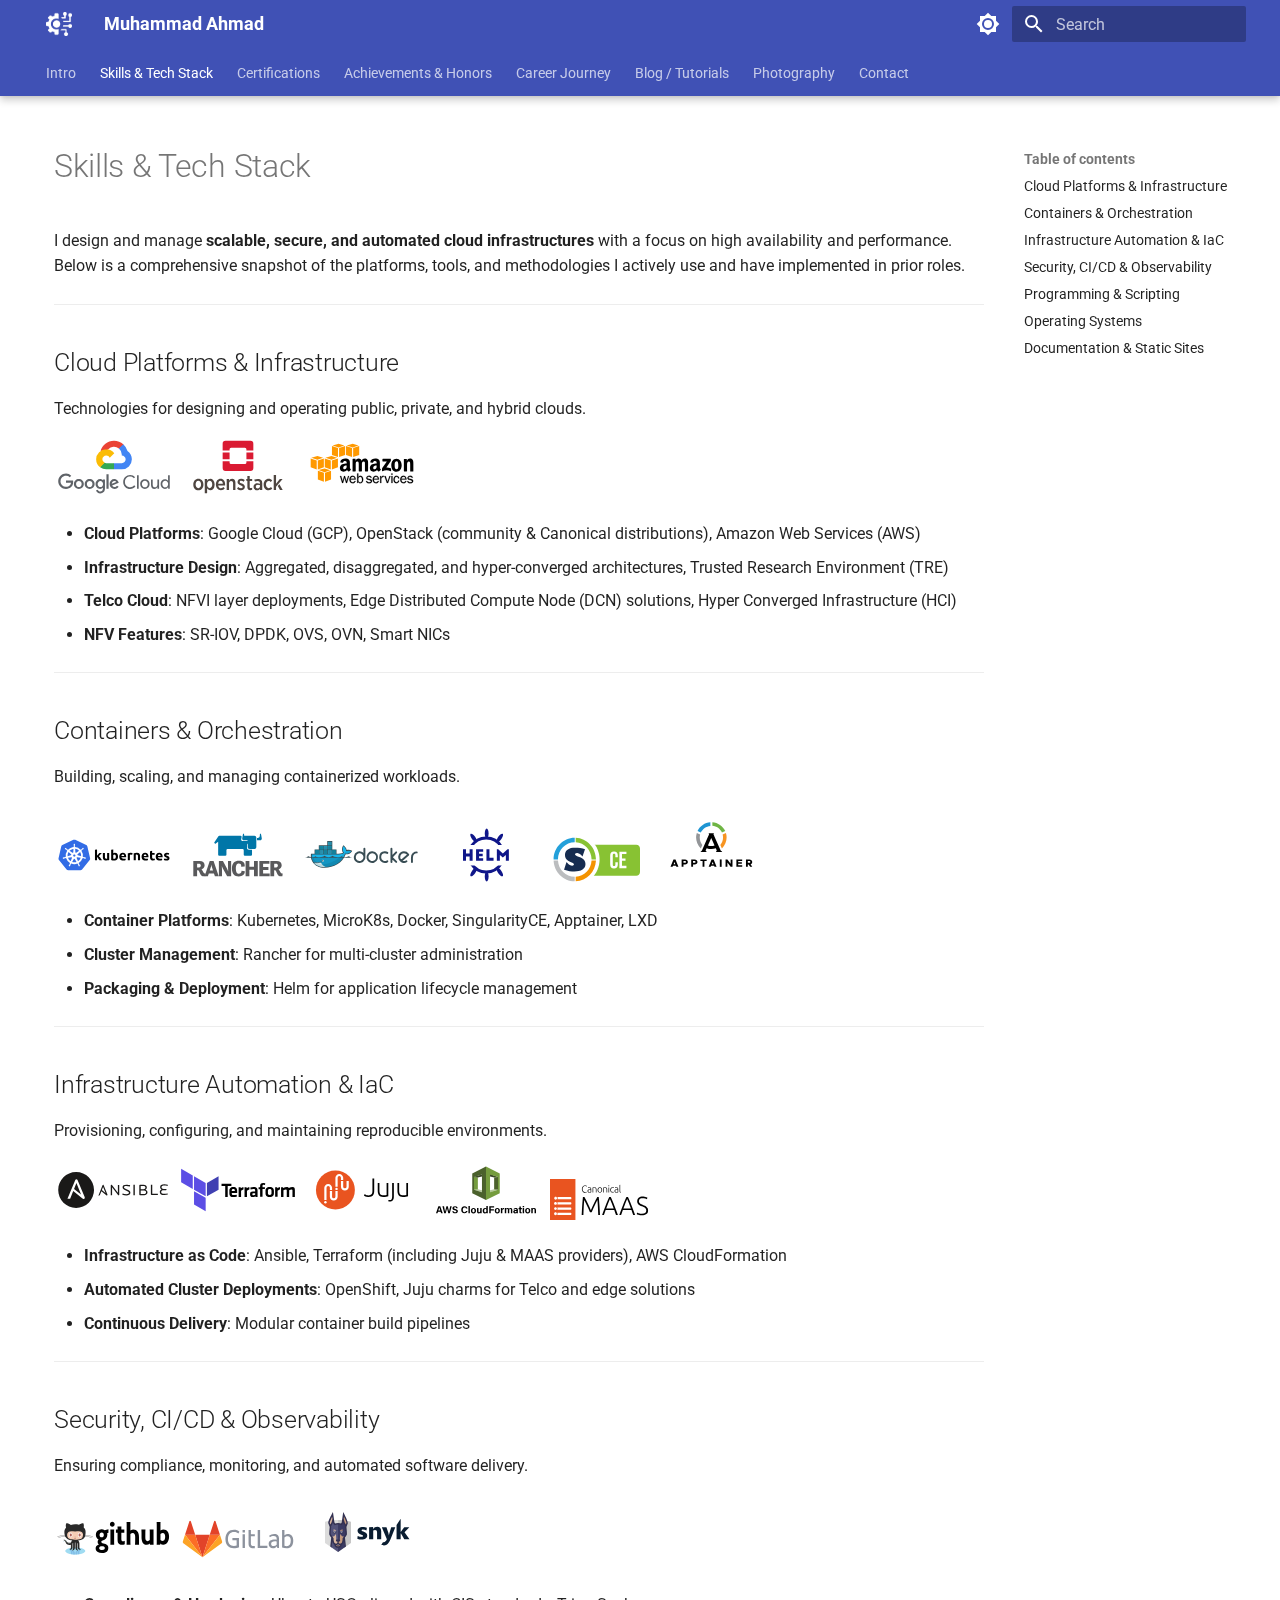
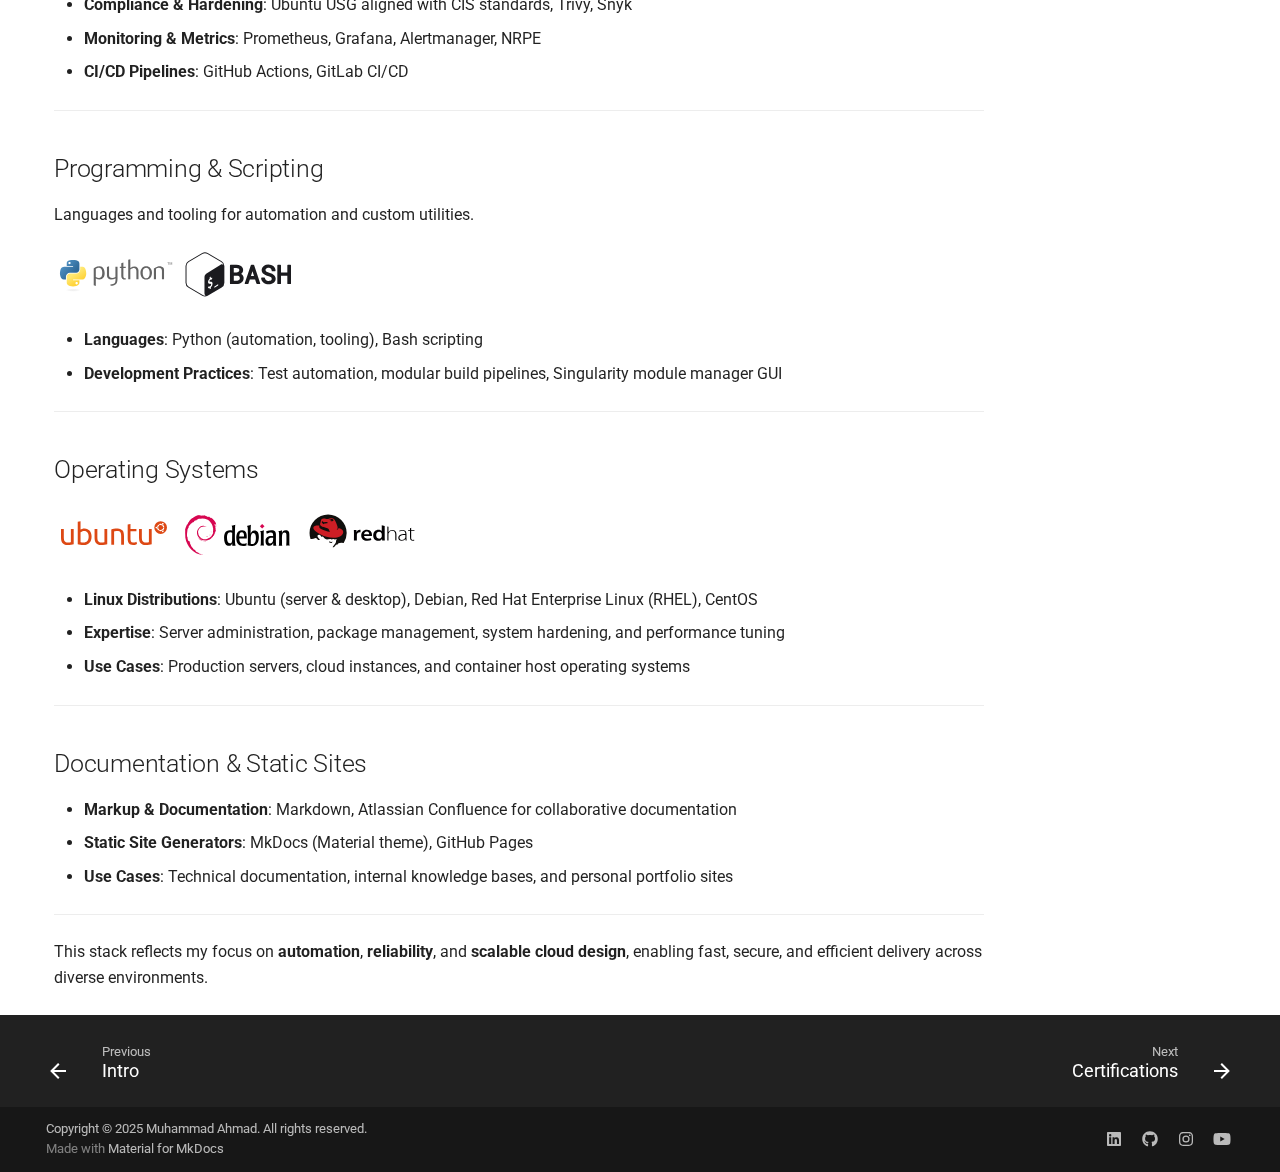
<file: skills/index.html>
<!doctype html>
<html lang="en" class="no-js">
  <head>
    
      <meta charset="utf-8">
      <meta name="viewport" content="width=device-width,initial-scale=1">
      
      
      
      
        <link rel="prev" href="..">
      
      
        <link rel="next" href="../certifications/">
      
      
      <link rel="icon" href="../assets/images/favicon.png">
      <meta name="generator" content="mkdocs-1.6.1, mkdocs-material-9.6.20">
    
    
      
        <title>Skills & Tech Stack - Muhammad Ahmad</title>
      
    
    
      <link rel="stylesheet" href="../assets/stylesheets/main.e53b48f4.min.css">
      
        
        <link rel="stylesheet" href="../assets/stylesheets/palette.06af60db.min.css">
      
      


    
    
      
    
    
      
        
        
        <link rel="preconnect" href="https://fonts.gstatic.com" crossorigin>
        <link rel="stylesheet" href="https://fonts.googleapis.com/css?family=Roboto:300,300i,400,400i,700,700i%7CRoboto+Mono:400,400i,700,700i&display=fallback">
        <style>:root{--md-text-font:"Roboto";--md-code-font:"Roboto Mono"}</style>
      
    
    
      <link rel="stylesheet" href="../css/extra.css">
    
    <script>__md_scope=new URL("..",location),__md_hash=e=>[...e].reduce(((e,_)=>(e<<5)-e+_.charCodeAt(0)),0),__md_get=(e,_=localStorage,t=__md_scope)=>JSON.parse(_.getItem(t.pathname+"."+e)),__md_set=(e,_,t=localStorage,a=__md_scope)=>{try{t.setItem(a.pathname+"."+e,JSON.stringify(_))}catch(e){}}</script>
    
      

    
    
    
  </head>
  
  
    
    
      
    
    
    
    
    <body dir="ltr" data-md-color-scheme="default" data-md-color-primary="indigo" data-md-color-accent="deep-orange">
  
    
    <input class="md-toggle" data-md-toggle="drawer" type="checkbox" id="__drawer" autocomplete="off">
    <input class="md-toggle" data-md-toggle="search" type="checkbox" id="__search" autocomplete="off">
    <label class="md-overlay" for="__drawer"></label>
    <div data-md-component="skip">
      
        
        <a href="#skills-tech-stack" class="md-skip">
          Skip to content
        </a>
      
    </div>
    <div data-md-component="announce">
      
    </div>
    
    
      

  

<header class="md-header md-header--shadow md-header--lifted" data-md-component="header">
  <nav class="md-header__inner md-grid" aria-label="Header">
    <a href=".." title="Muhammad Ahmad" class="md-header__button md-logo" aria-label="Muhammad Ahmad" data-md-component="logo">
      
  <img src="../images/logo.png" alt="logo">

    </a>
    <label class="md-header__button md-icon" for="__drawer">
      
      <svg xmlns="http://www.w3.org/2000/svg" viewBox="0 0 24 24"><path d="M3 6h18v2H3zm0 5h18v2H3zm0 5h18v2H3z"/></svg>
    </label>
    <div class="md-header__title" data-md-component="header-title">
      <div class="md-header__ellipsis">
        <div class="md-header__topic">
          <span class="md-ellipsis">
            Muhammad Ahmad
          </span>
        </div>
        <div class="md-header__topic" data-md-component="header-topic">
          <span class="md-ellipsis">
            
              Skills & Tech Stack
            
          </span>
        </div>
      </div>
    </div>
    
      
        <form class="md-header__option" data-md-component="palette">
  
    
    
    
    <input class="md-option" data-md-color-media="" data-md-color-scheme="default" data-md-color-primary="indigo" data-md-color-accent="deep-orange"  aria-label="Switch to dark mode"  type="radio" name="__palette" id="__palette_0">
    
      <label class="md-header__button md-icon" title="Switch to dark mode" for="__palette_1" hidden>
        <svg xmlns="http://www.w3.org/2000/svg" viewBox="0 0 24 24"><path d="M12 8a4 4 0 0 0-4 4 4 4 0 0 0 4 4 4 4 0 0 0 4-4 4 4 0 0 0-4-4m0 10a6 6 0 0 1-6-6 6 6 0 0 1 6-6 6 6 0 0 1 6 6 6 6 0 0 1-6 6m8-9.31V4h-4.69L12 .69 8.69 4H4v4.69L.69 12 4 15.31V20h4.69L12 23.31 15.31 20H20v-4.69L23.31 12z"/></svg>
      </label>
    
  
    
    
    
    <input class="md-option" data-md-color-media="" data-md-color-scheme="slate" data-md-color-primary="indigo" data-md-color-accent="deep-orange"  aria-label="Switch to light mode"  type="radio" name="__palette" id="__palette_1">
    
      <label class="md-header__button md-icon" title="Switch to light mode" for="__palette_0" hidden>
        <svg xmlns="http://www.w3.org/2000/svg" viewBox="0 0 24 24"><path d="M12 18c-.89 0-1.74-.2-2.5-.55C11.56 16.5 13 14.42 13 12s-1.44-4.5-3.5-5.45C10.26 6.2 11.11 6 12 6a6 6 0 0 1 6 6 6 6 0 0 1-6 6m8-9.31V4h-4.69L12 .69 8.69 4H4v4.69L.69 12 4 15.31V20h4.69L12 23.31 15.31 20H20v-4.69L23.31 12z"/></svg>
      </label>
    
  
</form>
      
    
    
      <script>var palette=__md_get("__palette");if(palette&&palette.color){if("(prefers-color-scheme)"===palette.color.media){var media=matchMedia("(prefers-color-scheme: light)"),input=document.querySelector(media.matches?"[data-md-color-media='(prefers-color-scheme: light)']":"[data-md-color-media='(prefers-color-scheme: dark)']");palette.color.media=input.getAttribute("data-md-color-media"),palette.color.scheme=input.getAttribute("data-md-color-scheme"),palette.color.primary=input.getAttribute("data-md-color-primary"),palette.color.accent=input.getAttribute("data-md-color-accent")}for(var[key,value]of Object.entries(palette.color))document.body.setAttribute("data-md-color-"+key,value)}</script>
    
    
    
      
      
        <label class="md-header__button md-icon" for="__search">
          
          <svg xmlns="http://www.w3.org/2000/svg" viewBox="0 0 24 24"><path d="M9.5 3A6.5 6.5 0 0 1 16 9.5c0 1.61-.59 3.09-1.56 4.23l.27.27h.79l5 5-1.5 1.5-5-5v-.79l-.27-.27A6.52 6.52 0 0 1 9.5 16 6.5 6.5 0 0 1 3 9.5 6.5 6.5 0 0 1 9.5 3m0 2C7 5 5 7 5 9.5S7 14 9.5 14 14 12 14 9.5 12 5 9.5 5"/></svg>
        </label>
        <div class="md-search" data-md-component="search" role="dialog">
  <label class="md-search__overlay" for="__search"></label>
  <div class="md-search__inner" role="search">
    <form class="md-search__form" name="search">
      <input type="text" class="md-search__input" name="query" aria-label="Search" placeholder="Search" autocapitalize="off" autocorrect="off" autocomplete="off" spellcheck="false" data-md-component="search-query" required>
      <label class="md-search__icon md-icon" for="__search">
        
        <svg xmlns="http://www.w3.org/2000/svg" viewBox="0 0 24 24"><path d="M9.5 3A6.5 6.5 0 0 1 16 9.5c0 1.61-.59 3.09-1.56 4.23l.27.27h.79l5 5-1.5 1.5-5-5v-.79l-.27-.27A6.52 6.52 0 0 1 9.5 16 6.5 6.5 0 0 1 3 9.5 6.5 6.5 0 0 1 9.5 3m0 2C7 5 5 7 5 9.5S7 14 9.5 14 14 12 14 9.5 12 5 9.5 5"/></svg>
        
        <svg xmlns="http://www.w3.org/2000/svg" viewBox="0 0 24 24"><path d="M20 11v2H8l5.5 5.5-1.42 1.42L4.16 12l7.92-7.92L13.5 5.5 8 11z"/></svg>
      </label>
      <nav class="md-search__options" aria-label="Search">
        
        <button type="reset" class="md-search__icon md-icon" title="Clear" aria-label="Clear" tabindex="-1">
          
          <svg xmlns="http://www.w3.org/2000/svg" viewBox="0 0 24 24"><path d="M19 6.41 17.59 5 12 10.59 6.41 5 5 6.41 10.59 12 5 17.59 6.41 19 12 13.41 17.59 19 19 17.59 13.41 12z"/></svg>
        </button>
      </nav>
      
    </form>
    <div class="md-search__output">
      <div class="md-search__scrollwrap" tabindex="0" data-md-scrollfix>
        <div class="md-search-result" data-md-component="search-result">
          <div class="md-search-result__meta">
            Initializing search
          </div>
          <ol class="md-search-result__list" role="presentation"></ol>
        </div>
      </div>
    </div>
  </div>
</div>
      
    
    
  </nav>
  
    
      
<nav class="md-tabs" aria-label="Tabs" data-md-component="tabs">
  <div class="md-grid">
    <ul class="md-tabs__list">
      
        
  
  
  
  
    <li class="md-tabs__item">
      <a href=".." class="md-tabs__link">
        
  
  
    
  
  Intro

      </a>
    </li>
  

      
        
  
  
  
    
  
  
    <li class="md-tabs__item md-tabs__item--active">
      <a href="./" class="md-tabs__link">
        
  
  
    
  
  Skills & Tech Stack

      </a>
    </li>
  

      
        
  
  
  
  
    <li class="md-tabs__item">
      <a href="../certifications/" class="md-tabs__link">
        
  
  
    
  
  Certifications

      </a>
    </li>
  

      
        
  
  
  
  
    <li class="md-tabs__item">
      <a href="../achievements/" class="md-tabs__link">
        
  
  
    
  
  Achievements & Honors

      </a>
    </li>
  

      
        
  
  
  
  
    
    
      <li class="md-tabs__item">
        <a href="../career/" class="md-tabs__link">
          
  
  
  Career Journey

        </a>
      </li>
    
  

      
        
  
  
  
  
    
    
      <li class="md-tabs__item">
        <a href="../blog/" class="md-tabs__link">
          
  
  
  Blog / Tutorials

        </a>
      </li>
    
  

      
        
  
  
  
  
    <li class="md-tabs__item">
      <a href="../photography/" class="md-tabs__link">
        
  
  
    
  
  Photography

      </a>
    </li>
  

      
        
  
  
  
  
    <li class="md-tabs__item">
      <a href="../contact/" class="md-tabs__link">
        
  
  
    
  
  Contact

      </a>
    </li>
  

      
    </ul>
  </div>
</nav>
    
  
</header>
    
    <div class="md-container" data-md-component="container">
      
      
        
      
      <main class="md-main" data-md-component="main">
        <div class="md-main__inner md-grid">
          
            
              
              <div class="md-sidebar md-sidebar--primary" data-md-component="sidebar" data-md-type="navigation" >
                <div class="md-sidebar__scrollwrap">
                  <div class="md-sidebar__inner">
                    


  


<nav class="md-nav md-nav--primary md-nav--lifted" aria-label="Navigation" data-md-level="0">
  <label class="md-nav__title" for="__drawer">
    <a href=".." title="Muhammad Ahmad" class="md-nav__button md-logo" aria-label="Muhammad Ahmad" data-md-component="logo">
      
  <img src="../images/logo.png" alt="logo">

    </a>
    Muhammad Ahmad
  </label>
  
  <ul class="md-nav__list" data-md-scrollfix>
    
      
      
  
  
  
  
    <li class="md-nav__item">
      <a href=".." class="md-nav__link">
        
  
  
  <span class="md-ellipsis">
    Intro
    
  </span>
  

      </a>
    </li>
  

    
      
      
  
  
    
  
  
  
    <li class="md-nav__item md-nav__item--active">
      
      <input class="md-nav__toggle md-toggle" type="checkbox" id="__toc">
      
      
        
      
      
        <label class="md-nav__link md-nav__link--active" for="__toc">
          
  
  
  <span class="md-ellipsis">
    Skills & Tech Stack
    
  </span>
  

          <span class="md-nav__icon md-icon"></span>
        </label>
      
      <a href="./" class="md-nav__link md-nav__link--active">
        
  
  
  <span class="md-ellipsis">
    Skills & Tech Stack
    
  </span>
  

      </a>
      
        

<nav class="md-nav md-nav--secondary" aria-label="Table of contents">
  
  
  
    
  
  
    <label class="md-nav__title" for="__toc">
      <span class="md-nav__icon md-icon"></span>
      Table of contents
    </label>
    <ul class="md-nav__list" data-md-component="toc" data-md-scrollfix>
      
        <li class="md-nav__item">
  <a href="#cloud-platforms-infrastructure" class="md-nav__link">
    <span class="md-ellipsis">
      Cloud Platforms &amp; Infrastructure
    </span>
  </a>
  
</li>
      
        <li class="md-nav__item">
  <a href="#containers-orchestration" class="md-nav__link">
    <span class="md-ellipsis">
      Containers &amp; Orchestration
    </span>
  </a>
  
</li>
      
        <li class="md-nav__item">
  <a href="#infrastructure-automation-iac" class="md-nav__link">
    <span class="md-ellipsis">
      Infrastructure Automation &amp; IaC
    </span>
  </a>
  
</li>
      
        <li class="md-nav__item">
  <a href="#security-cicd-observability" class="md-nav__link">
    <span class="md-ellipsis">
      Security, CI/CD &amp; Observability
    </span>
  </a>
  
</li>
      
        <li class="md-nav__item">
  <a href="#programming-scripting" class="md-nav__link">
    <span class="md-ellipsis">
      Programming &amp; Scripting
    </span>
  </a>
  
</li>
      
        <li class="md-nav__item">
  <a href="#operating-systems" class="md-nav__link">
    <span class="md-ellipsis">
      Operating Systems
    </span>
  </a>
  
</li>
      
        <li class="md-nav__item">
  <a href="#documentation-static-sites" class="md-nav__link">
    <span class="md-ellipsis">
      Documentation &amp; Static Sites
    </span>
  </a>
  
</li>
      
    </ul>
  
</nav>
      
    </li>
  

    
      
      
  
  
  
  
    <li class="md-nav__item">
      <a href="../certifications/" class="md-nav__link">
        
  
  
  <span class="md-ellipsis">
    Certifications
    
  </span>
  

      </a>
    </li>
  

    
      
      
  
  
  
  
    <li class="md-nav__item">
      <a href="../achievements/" class="md-nav__link">
        
  
  
  <span class="md-ellipsis">
    Achievements & Honors
    
  </span>
  

      </a>
    </li>
  

    
      
      
  
  
  
  
    
    
    
    
      
      
    
    
    <li class="md-nav__item md-nav__item--nested">
      
        
        
        <input class="md-nav__toggle md-toggle " type="checkbox" id="__nav_5" >
        
          
          <label class="md-nav__link" for="__nav_5" id="__nav_5_label" tabindex="0">
            
  
  
  <span class="md-ellipsis">
    Career Journey
    
  </span>
  

            <span class="md-nav__icon md-icon"></span>
          </label>
        
        <nav class="md-nav" data-md-level="1" aria-labelledby="__nav_5_label" aria-expanded="false">
          <label class="md-nav__title" for="__nav_5">
            <span class="md-nav__icon md-icon"></span>
            Career Journey
          </label>
          <ul class="md-nav__list" data-md-scrollfix>
            
              
                
  
  
  
  
    <li class="md-nav__item">
      <a href="../career/" class="md-nav__link">
        
  
  
  <span class="md-ellipsis">
    Career Journey
    
  </span>
  

      </a>
    </li>
  

              
            
          </ul>
        </nav>
      
    </li>
  

    
      
      
  
  
  
  
    
    
    
    
      
      
    
    
    <li class="md-nav__item md-nav__item--nested">
      
        
        
        <input class="md-nav__toggle md-toggle " type="checkbox" id="__nav_6" >
        
          
          <label class="md-nav__link" for="__nav_6" id="__nav_6_label" tabindex="0">
            
  
  
  <span class="md-ellipsis">
    Blog / Tutorials
    
  </span>
  

            <span class="md-nav__icon md-icon"></span>
          </label>
        
        <nav class="md-nav" data-md-level="1" aria-labelledby="__nav_6_label" aria-expanded="false">
          <label class="md-nav__title" for="__nav_6">
            <span class="md-nav__icon md-icon"></span>
            Blog / Tutorials
          </label>
          <ul class="md-nav__list" data-md-scrollfix>
            
              
                
  
  
  
  
    <li class="md-nav__item">
      <a href="../blog/" class="md-nav__link">
        
  
  
  <span class="md-ellipsis">
    Blog Home
    
  </span>
  

      </a>
    </li>
  

              
            
              
                
  
  
  
  
    <li class="md-nav__item">
      <a href="../blog/post1.md" class="md-nav__link">
        
  
  
  <span class="md-ellipsis">
    First Post
    
  </span>
  

      </a>
    </li>
  

              
            
              
                
  
  
  
  
    <li class="md-nav__item">
      <a href="../blog/post2.md" class="md-nav__link">
        
  
  
  <span class="md-ellipsis">
    Second Post
    
  </span>
  

      </a>
    </li>
  

              
            
          </ul>
        </nav>
      
    </li>
  

    
      
      
  
  
  
  
    <li class="md-nav__item">
      <a href="../photography/" class="md-nav__link">
        
  
  
  <span class="md-ellipsis">
    Photography
    
  </span>
  

      </a>
    </li>
  

    
      
      
  
  
  
  
    <li class="md-nav__item">
      <a href="../contact/" class="md-nav__link">
        
  
  
  <span class="md-ellipsis">
    Contact
    
  </span>
  

      </a>
    </li>
  

    
  </ul>
</nav>
                  </div>
                </div>
              </div>
            
            
              
              <div class="md-sidebar md-sidebar--secondary" data-md-component="sidebar" data-md-type="toc" >
                <div class="md-sidebar__scrollwrap">
                  <div class="md-sidebar__inner">
                    

<nav class="md-nav md-nav--secondary" aria-label="Table of contents">
  
  
  
    
  
  
    <label class="md-nav__title" for="__toc">
      <span class="md-nav__icon md-icon"></span>
      Table of contents
    </label>
    <ul class="md-nav__list" data-md-component="toc" data-md-scrollfix>
      
        <li class="md-nav__item">
  <a href="#cloud-platforms-infrastructure" class="md-nav__link">
    <span class="md-ellipsis">
      Cloud Platforms &amp; Infrastructure
    </span>
  </a>
  
</li>
      
        <li class="md-nav__item">
  <a href="#containers-orchestration" class="md-nav__link">
    <span class="md-ellipsis">
      Containers &amp; Orchestration
    </span>
  </a>
  
</li>
      
        <li class="md-nav__item">
  <a href="#infrastructure-automation-iac" class="md-nav__link">
    <span class="md-ellipsis">
      Infrastructure Automation &amp; IaC
    </span>
  </a>
  
</li>
      
        <li class="md-nav__item">
  <a href="#security-cicd-observability" class="md-nav__link">
    <span class="md-ellipsis">
      Security, CI/CD &amp; Observability
    </span>
  </a>
  
</li>
      
        <li class="md-nav__item">
  <a href="#programming-scripting" class="md-nav__link">
    <span class="md-ellipsis">
      Programming &amp; Scripting
    </span>
  </a>
  
</li>
      
        <li class="md-nav__item">
  <a href="#operating-systems" class="md-nav__link">
    <span class="md-ellipsis">
      Operating Systems
    </span>
  </a>
  
</li>
      
        <li class="md-nav__item">
  <a href="#documentation-static-sites" class="md-nav__link">
    <span class="md-ellipsis">
      Documentation &amp; Static Sites
    </span>
  </a>
  
</li>
      
    </ul>
  
</nav>
                  </div>
                </div>
              </div>
            
          
          
            <div class="md-content" data-md-component="content">
              <article class="md-content__inner md-typeset">
                
                  



<h1 id="skills-tech-stack">Skills &amp; Tech Stack<a class="headerlink" href="#skills-tech-stack" title="Permanent link">&para;</a></h1>
<p>I design and manage <strong>scalable, secure, and automated cloud infrastructures</strong> with a focus on high availability and performance.<br />
Below is a comprehensive snapshot of the platforms, tools, and methodologies I actively use and have implemented in prior roles.</p>
<hr />
<h2 id="cloud-platforms-infrastructure">Cloud Platforms &amp; Infrastructure<a class="headerlink" href="#cloud-platforms-infrastructure" title="Permanent link">&para;</a></h2>
<p>Technologies for designing and operating public, private, and hybrid clouds.</p>
<div class="tech-logos">
  <img src="/images/logos/googlecloud.svg" alt="Google Cloud" height="40" style="max-width:150px;" />
  <img src="/images/logos/openstack.svg" alt="OpenStack" height="40" style="max-width:150px;" />
  <img src="/images/logos/aws.svg" alt="AWS" height="40" style="max-width:150px;" />
</div>

<ul>
<li><strong>Cloud Platforms</strong>: Google Cloud (GCP), OpenStack (community &amp; Canonical distributions), Amazon Web Services (AWS)  </li>
<li><strong>Infrastructure Design</strong>: Aggregated, disaggregated, and hyper-converged architectures, Trusted Research Environment (TRE)  </li>
<li><strong>Telco Cloud</strong>: NFVI layer deployments, Edge Distributed Compute Node (DCN) solutions, Hyper Converged Infrastructure (HCI)</li>
<li><strong>NFV Features</strong>: SR-IOV, DPDK, OVS, OVN, Smart NICs  </li>
</ul>
<hr />
<h2 id="containers-orchestration">Containers &amp; Orchestration<a class="headerlink" href="#containers-orchestration" title="Permanent link">&para;</a></h2>
<p>Building, scaling, and managing containerized workloads.</p>
<div class="tech-logos">
  <img src="/images/logos/kubernetes.svg" alt="Kubernetes" height="40" style="max-width:150px;" />
  <img src="/images/logos/rancher.svg" alt="Rancher" height="40" style="max-width:150px;" />
  <img src="/images/logos/docker.svg" alt="Docker" height="40" style="max-width:150px;" />
  <img src="/images/logos/helm.svg" alt="Helm" height="40" style="max-width:150px;" />
  <img src="/images/logos/singularity.svg" alt="Singularity" height="40" style="max-width:90px;" />
  <img src="/images/logos/apptainer.svg" alt="Apptainer" height="40" style="max-width:130px;" />
</div>

<ul>
<li><strong>Container Platforms</strong>: Kubernetes, MicroK8s, Docker, SingularityCE, Apptainer, LXD</li>
<li><strong>Cluster Management</strong>: Rancher for multi-cluster administration  </li>
<li><strong>Packaging &amp; Deployment</strong>: Helm for application lifecycle management  </li>
</ul>
<hr />
<h2 id="infrastructure-automation-iac">Infrastructure Automation &amp; IaC<a class="headerlink" href="#infrastructure-automation-iac" title="Permanent link">&para;</a></h2>
<p>Provisioning, configuring, and maintaining reproducible environments.</p>
<div class="tech-logos">
  <img src="/images/logos/ansible.svg" alt="Ansible" height="40" style="max-width:150px;" />
  <img src="/images/logos/terraform.svg" alt="Terraform" height="40" style="max-width:150px;" />
  <img src="/images/logos/juju.svg" alt="Juju" height="40" style="max-width:150px;" />
  <img src="/images/logos/cloudformation.svg" alt="CloudFormation" height="40" style="max-width:150px;" />
  <img src="/images/logos/maas.svg" alt="MAAS" height="40" style="max-width:100px;" />
</div>

<ul>
<li><strong>Infrastructure as Code</strong>: Ansible, Terraform (including Juju &amp; MAAS providers), AWS CloudFormation</li>
<li><strong>Automated Cluster Deployments</strong>: OpenShift, Juju charms for Telco and edge solutions  </li>
<li><strong>Continuous Delivery</strong>: Modular container build pipelines  </li>
</ul>
<hr />
<h2 id="security-cicd-observability">Security, CI/CD &amp; Observability<a class="headerlink" href="#security-cicd-observability" title="Permanent link">&para;</a></h2>
<p>Ensuring compliance, monitoring, and automated software delivery.</p>
<div class="tech-logos">
  <img src="/images/logos/github.svg" alt="GitHub" height="40" style="max-width:150px;" />
  <img src="/images/logos/gitlab.svg" alt="GitLab" height="40" style="max-width:150px;" />
  <img src="/images/logos/snyk.svg" alt="Snyk" height="40" style="max-width:130px;" />
</div>

<ul>
<li><strong>Compliance &amp; Hardening</strong>: Ubuntu USG aligned with CIS standards, Trivy, Snyk</li>
<li><strong>Monitoring &amp; Metrics</strong>: Prometheus, Grafana, Alertmanager, NRPE  </li>
<li><strong>CI/CD Pipelines</strong>: GitHub Actions, GitLab CI/CD  </li>
</ul>
<hr />
<h2 id="programming-scripting">Programming &amp; Scripting<a class="headerlink" href="#programming-scripting" title="Permanent link">&para;</a></h2>
<p>Languages and tooling for automation and custom utilities.</p>
<div class="tech-logos">
  <img src="/images/logos/python.svg" alt="Python" height="40" style="max-width:150px;" />
  <img src="/images/logos/bash.svg" alt="Bash" height="40" style="max-width:150px;" />
</div>

<ul>
<li><strong>Languages</strong>: Python (automation, tooling), Bash scripting  </li>
<li><strong>Development Practices</strong>: Test automation, modular build pipelines, Singularity module manager GUI  </li>
</ul>
<hr />
<h2 id="operating-systems">Operating Systems<a class="headerlink" href="#operating-systems" title="Permanent link">&para;</a></h2>
<div class="tech-logos">
  <img src="/images/logos/ubuntu.svg" alt="Ubuntu" height="40" style="max-width:150px;" />
  <img src="/images/logos/debian.svg" alt="Debian" height="40" style="max-width:150px;" />
  <img src="/images/logos/redhat.svg" alt="Red Hat Enterprise Linux" height="40" style="max-width:150px;" />
</div>

<ul>
<li><strong>Linux Distributions</strong>: Ubuntu (server &amp; desktop), Debian, Red Hat Enterprise Linux (RHEL), CentOS  </li>
<li><strong>Expertise</strong>: Server administration, package management, system hardening, and performance tuning  </li>
<li><strong>Use Cases</strong>: Production servers, cloud instances, and container host operating systems</li>
</ul>
<hr />
<h2 id="documentation-static-sites">Documentation &amp; Static Sites<a class="headerlink" href="#documentation-static-sites" title="Permanent link">&para;</a></h2>
<ul>
<li><strong>Markup &amp; Documentation</strong>: Markdown, Atlassian Confluence for collaborative documentation  </li>
<li><strong>Static Site Generators</strong>: MkDocs (Material theme), GitHub Pages  </li>
<li><strong>Use Cases</strong>: Technical documentation, internal knowledge bases, and personal portfolio sites</li>
</ul>
<hr />
<p>This stack reflects my focus on <strong>automation</strong>, <strong>reliability</strong>, and <strong>scalable cloud design</strong>, enabling fast, secure, and efficient delivery across diverse environments.</p>












                
              </article>
            </div>
          
          
<script>var target=document.getElementById(location.hash.slice(1));target&&target.name&&(target.checked=target.name.startsWith("__tabbed_"))</script>
        </div>
        
          <button type="button" class="md-top md-icon" data-md-component="top" hidden>
  
  <svg xmlns="http://www.w3.org/2000/svg" viewBox="0 0 24 24"><path d="M13 20h-2V8l-5.5 5.5-1.42-1.42L12 4.16l7.92 7.92-1.42 1.42L13 8z"/></svg>
  Back to top
</button>
        
      </main>
      
        <footer class="md-footer">
  
    
      
      <nav class="md-footer__inner md-grid" aria-label="Footer" >
        
          
          <a href=".." class="md-footer__link md-footer__link--prev" aria-label="Previous: Intro">
            <div class="md-footer__button md-icon">
              
              <svg xmlns="http://www.w3.org/2000/svg" viewBox="0 0 24 24"><path d="M20 11v2H8l5.5 5.5-1.42 1.42L4.16 12l7.92-7.92L13.5 5.5 8 11z"/></svg>
            </div>
            <div class="md-footer__title">
              <span class="md-footer__direction">
                Previous
              </span>
              <div class="md-ellipsis">
                Intro
              </div>
            </div>
          </a>
        
        
          
          <a href="../certifications/" class="md-footer__link md-footer__link--next" aria-label="Next: Certifications">
            <div class="md-footer__title">
              <span class="md-footer__direction">
                Next
              </span>
              <div class="md-ellipsis">
                Certifications
              </div>
            </div>
            <div class="md-footer__button md-icon">
              
              <svg xmlns="http://www.w3.org/2000/svg" viewBox="0 0 24 24"><path d="M4 11v2h12l-5.5 5.5 1.42 1.42L19.84 12l-7.92-7.92L10.5 5.5 16 11z"/></svg>
            </div>
          </a>
        
      </nav>
    
  
  <div class="md-footer-meta md-typeset">
    <div class="md-footer-meta__inner md-grid">
      <div class="md-copyright">
  
    <div class="md-copyright__highlight">
      Copyright &copy; 2025 Muhammad Ahmad. All rights reserved.
    </div>
  
  
    Made with
    <a href="https://squidfunk.github.io/mkdocs-material/" target="_blank" rel="noopener">
      Material for MkDocs
    </a>
  
</div>
      
        
<div class="md-social">
  
    
    
    
    
      
      
    
    <a href="https://www.linkedin.com/in/muhammad-ahmad-b6a04736/" target="_blank" rel="noopener" title="www.linkedin.com" class="md-social__link">
      <svg xmlns="http://www.w3.org/2000/svg" viewBox="0 0 448 512"><!--! Font Awesome Free 7.0.0 by @fontawesome - https://fontawesome.com License - https://fontawesome.com/license/free (Icons: CC BY 4.0, Fonts: SIL OFL 1.1, Code: MIT License) Copyright 2025 Fonticons, Inc.--><path d="M416 32H31.9C14.3 32 0 46.5 0 64.3v383.4C0 465.5 14.3 480 31.9 480H416c17.6 0 32-14.5 32-32.3V64.3c0-17.8-14.4-32.3-32-32.3M135.4 416H69V202.2h66.5V416zM102.2 96a38.5 38.5 0 1 1 0 77 38.5 38.5 0 1 1 0-77m282.1 320h-66.4V312c0-24.8-.5-56.7-34.5-56.7-34.6 0-39.9 27-39.9 54.9V416h-66.4V202.2h63.7v29.2h.9c8.9-16.8 30.6-34.5 62.9-34.5 67.2 0 79.7 44.3 79.7 101.9z"/></svg>
    </a>
  
    
    
    
    
      
      
    
    <a href="https://www.github.com/ahmadfsbd" target="_blank" rel="noopener" title="www.github.com" class="md-social__link">
      <svg xmlns="http://www.w3.org/2000/svg" viewBox="0 0 512 512"><!--! Font Awesome Free 7.0.0 by @fontawesome - https://fontawesome.com License - https://fontawesome.com/license/free (Icons: CC BY 4.0, Fonts: SIL OFL 1.1, Code: MIT License) Copyright 2025 Fonticons, Inc.--><path d="M173.9 397.4c0 2-2.3 3.6-5.2 3.6-3.3.3-5.6-1.3-5.6-3.6 0-2 2.3-3.6 5.2-3.6 3-.3 5.6 1.3 5.6 3.6m-31.1-4.5c-.7 2 1.3 4.3 4.3 4.9 2.6 1 5.6 0 6.2-2s-1.3-4.3-4.3-5.2c-2.6-.7-5.5.3-6.2 2.3m44.2-1.7c-2.9.7-4.9 2.6-4.6 4.9.3 2 2.9 3.3 5.9 2.6 2.9-.7 4.9-2.6 4.6-4.6-.3-1.9-3-3.2-5.9-2.9M252.8 8C114.1 8 8 113.3 8 252c0 110.9 69.8 205.8 169.5 239.2 12.8 2.3 17.3-5.6 17.3-12.1 0-6.2-.3-40.4-.3-61.4 0 0-70 15-84.7-29.8 0 0-11.4-29.1-27.8-36.6 0 0-22.9-15.7 1.6-15.4 0 0 24.9 2 38.6 25.8 21.9 38.6 58.6 27.5 72.9 20.9 2.3-16 8.8-27.1 16-33.7-55.9-6.2-112.3-14.3-112.3-110.5 0-27.5 7.6-41.3 23.6-58.9-2.6-6.5-11.1-33.3 2.6-67.9 20.9-6.5 69 27 69 27 20-5.6 41.5-8.5 62.8-8.5s42.8 2.9 62.8 8.5c0 0 48.1-33.6 69-27 13.7 34.7 5.2 61.4 2.6 67.9 16 17.7 25.8 31.5 25.8 58.9 0 96.5-58.9 104.2-114.8 110.5 9.2 7.9 17 22.9 17 46.4 0 33.7-.3 75.4-.3 83.6 0 6.5 4.6 14.4 17.3 12.1C436.2 457.8 504 362.9 504 252 504 113.3 391.5 8 252.8 8M105.2 352.9c-1.3 1-1 3.3.7 5.2 1.6 1.6 3.9 2.3 5.2 1 1.3-1 1-3.3-.7-5.2-1.6-1.6-3.9-2.3-5.2-1m-10.8-8.1c-.7 1.3.3 2.9 2.3 3.9 1.6 1 3.6.7 4.3-.7.7-1.3-.3-2.9-2.3-3.9-2-.6-3.6-.3-4.3.7m32.4 35.6c-1.6 1.3-1 4.3 1.3 6.2 2.3 2.3 5.2 2.6 6.5 1 1.3-1.3.7-4.3-1.3-6.2-2.2-2.3-5.2-2.6-6.5-1m-11.4-14.7c-1.6 1-1.6 3.6 0 5.9s4.3 3.3 5.6 2.3c1.6-1.3 1.6-3.9 0-6.2-1.4-2.3-4-3.3-5.6-2"/></svg>
    </a>
  
    
    
    
    
      
      
    
    <a href="https://www.instagram.com/ehm_ud" target="_blank" rel="noopener" title="www.instagram.com" class="md-social__link">
      <svg xmlns="http://www.w3.org/2000/svg" viewBox="0 0 448 512"><!--! Font Awesome Free 7.0.0 by @fontawesome - https://fontawesome.com License - https://fontawesome.com/license/free (Icons: CC BY 4.0, Fonts: SIL OFL 1.1, Code: MIT License) Copyright 2025 Fonticons, Inc.--><path d="M224.3 141a115 115 0 1 0-.6 230 115 115 0 1 0 .6-230m-.6 40.4a74.6 74.6 0 1 1 .6 149.2 74.6 74.6 0 1 1-.6-149.2m93.4-45.1a26.8 26.8 0 1 1 53.6 0 26.8 26.8 0 1 1-53.6 0m129.7 27.2c-1.7-35.9-9.9-67.7-36.2-93.9-26.2-26.2-58-34.4-93.9-36.2-37-2.1-147.9-2.1-184.9 0-35.8 1.7-67.6 9.9-93.9 36.1s-34.4 58-36.2 93.9c-2.1 37-2.1 147.9 0 184.9 1.7 35.9 9.9 67.7 36.2 93.9s58 34.4 93.9 36.2c37 2.1 147.9 2.1 184.9 0 35.9-1.7 67.7-9.9 93.9-36.2 26.2-26.2 34.4-58 36.2-93.9 2.1-37 2.1-147.8 0-184.8M399 388c-7.8 19.6-22.9 34.7-42.6 42.6-29.5 11.7-99.5 9-132.1 9s-102.7 2.6-132.1-9c-19.6-7.8-34.7-22.9-42.6-42.6-11.7-29.5-9-99.5-9-132.1s-2.6-102.7 9-132.1c7.8-19.6 22.9-34.7 42.6-42.6 29.5-11.7 99.5-9 132.1-9s102.7-2.6 132.1 9c19.6 7.8 34.7 22.9 42.6 42.6 11.7 29.5 9 99.5 9 132.1s2.7 102.7-9 132.1"/></svg>
    </a>
  
    
    
    
    
      
      
    
    <a href="https://www.youtube.com/@ehm_ud" target="_blank" rel="noopener" title="www.youtube.com" class="md-social__link">
      <svg xmlns="http://www.w3.org/2000/svg" viewBox="0 0 576 512"><!--! Font Awesome Free 7.0.0 by @fontawesome - https://fontawesome.com License - https://fontawesome.com/license/free (Icons: CC BY 4.0, Fonts: SIL OFL 1.1, Code: MIT License) Copyright 2025 Fonticons, Inc.--><path d="M549.7 124.1c-6.2-23.7-24.8-42.3-48.3-48.6C458.9 64 288.1 64 288.1 64S117.3 64 74.7 75.5c-23.5 6.3-42 24.9-48.3 48.6C15 167 15 256.4 15 256.4s0 89.4 11.4 132.3c6.3 23.6 24.8 41.5 48.3 47.8C117.3 448 288.1 448 288.1 448s170.8 0 213.4-11.5c23.5-6.3 42-24.2 48.3-47.8 11.4-42.9 11.4-132.3 11.4-132.3s0-89.4-11.4-132.3zM232.2 337.6V175.2l142.7 81.2z"/></svg>
    </a>
  
</div>
      
    </div>
  </div>
</footer>
      
    </div>
    <div class="md-dialog" data-md-component="dialog">
      <div class="md-dialog__inner md-typeset"></div>
    </div>
    
    
    
      
      <script id="__config" type="application/json">{"base": "..", "features": ["navigation.footer", "navigation.instant", "navigation.top", "navigation.tracking", "navigation.tabs.sticky", "navigation.tabs", "navigation.tabs.sticky", "content.code.copy"], "search": "../assets/javascripts/workers/search.973d3a69.min.js", "tags": null, "translations": {"clipboard.copied": "Copied to clipboard", "clipboard.copy": "Copy to clipboard", "search.result.more.one": "1 more on this page", "search.result.more.other": "# more on this page", "search.result.none": "No matching documents", "search.result.one": "1 matching document", "search.result.other": "# matching documents", "search.result.placeholder": "Type to start searching", "search.result.term.missing": "Missing", "select.version": "Select version"}, "version": null}</script>
    
    
      <script src="../assets/javascripts/bundle.f55a23d4.min.js"></script>
      
    
  </body>
</html>
</file>
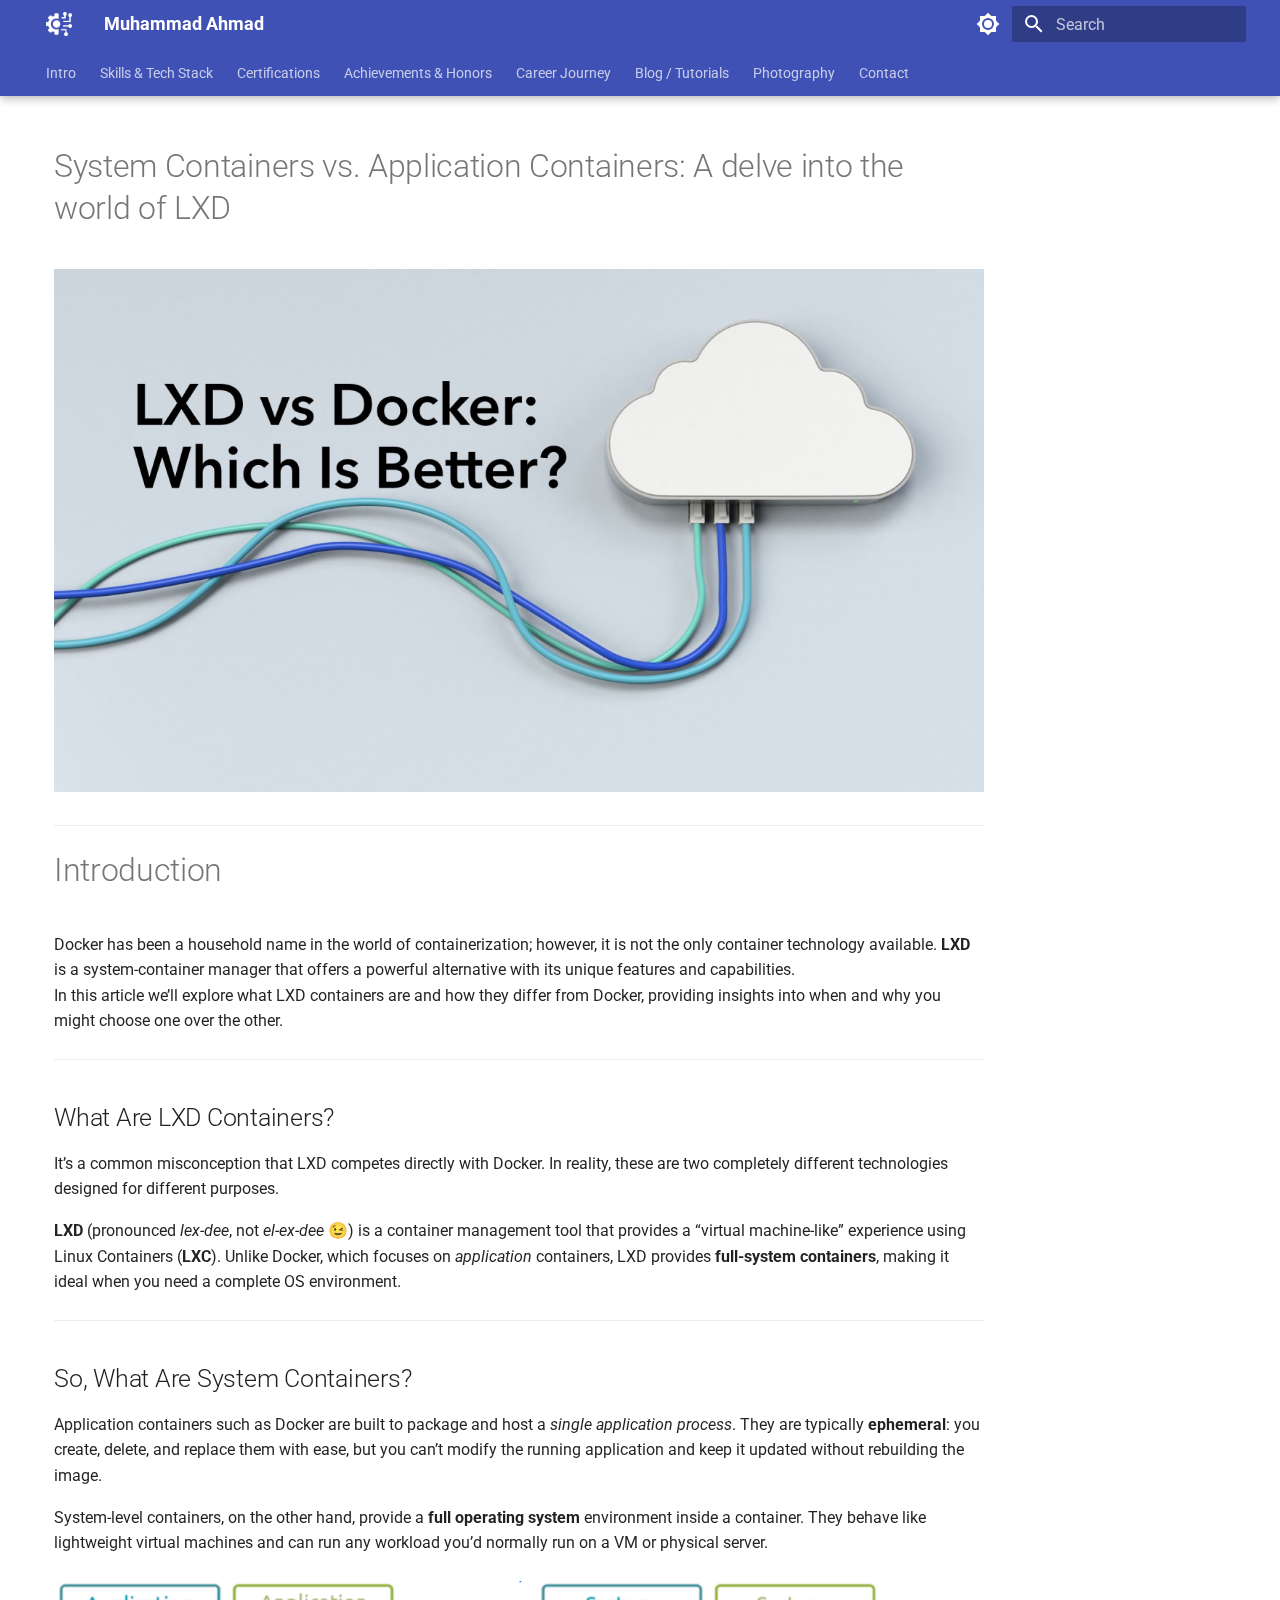
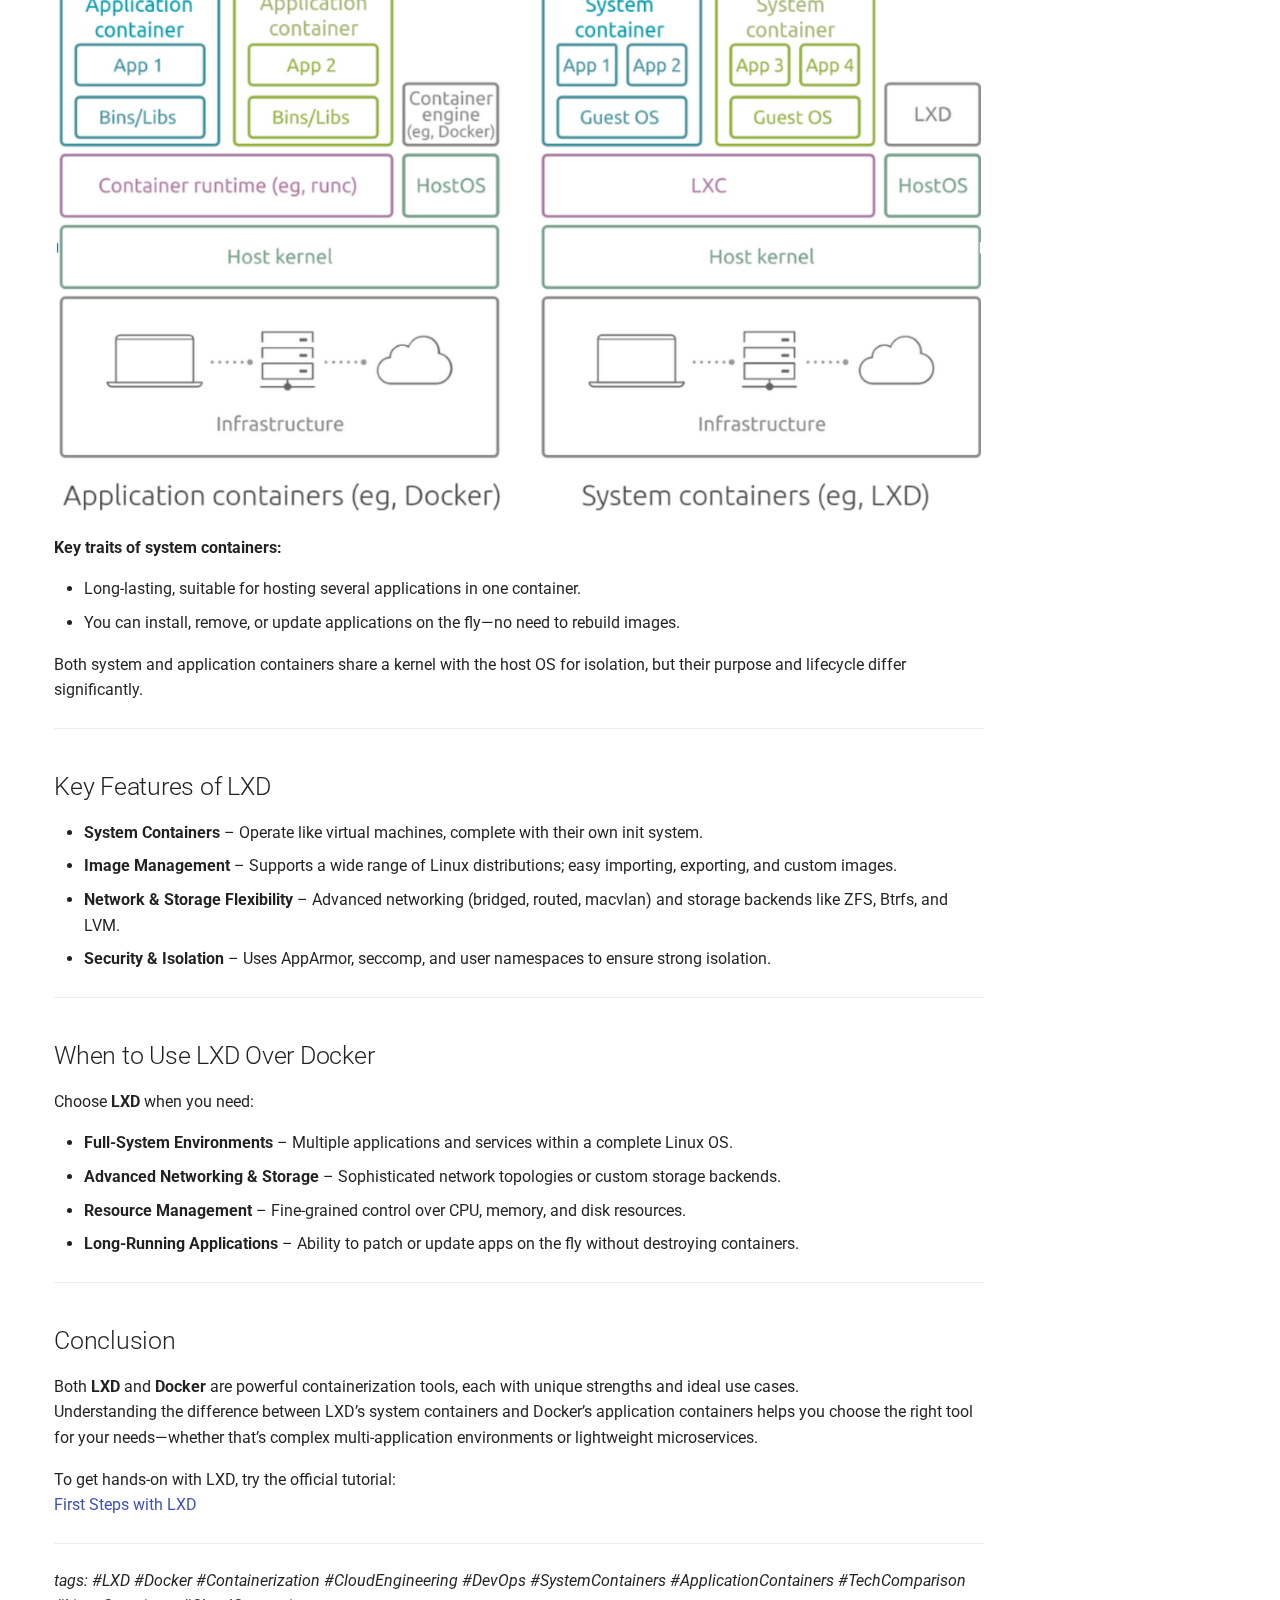
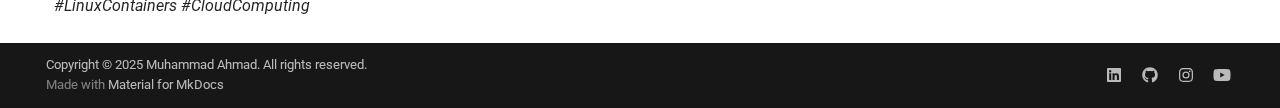
<file: blog/dockerlxd/index.html>
<!doctype html>
<html lang="en" class="no-js">
  <head>
    
      <meta charset="utf-8">
      <meta name="viewport" content="width=device-width,initial-scale=1">
      
      
      
      
      
      
      <link rel="icon" href="../../assets/images/favicon.png">
      <meta name="generator" content="mkdocs-1.6.1, mkdocs-material-9.6.20">
    
    
      
        <title>System Containers vs. Application Containers: A delve into the world of LXD - Muhammad Ahmad</title>
      
    
    
      <link rel="stylesheet" href="../../assets/stylesheets/main.e53b48f4.min.css">
      
        
        <link rel="stylesheet" href="../../assets/stylesheets/palette.06af60db.min.css">
      
      


    
    
      
    
    
      
        
        
        <link rel="preconnect" href="https://fonts.gstatic.com" crossorigin>
        <link rel="stylesheet" href="https://fonts.googleapis.com/css?family=Roboto:300,300i,400,400i,700,700i%7CRoboto+Mono:400,400i,700,700i&display=fallback">
        <style>:root{--md-text-font:"Roboto";--md-code-font:"Roboto Mono"}</style>
      
    
    
      <link rel="stylesheet" href="../../css/extra.css">
    
    <script>__md_scope=new URL("../..",location),__md_hash=e=>[...e].reduce(((e,_)=>(e<<5)-e+_.charCodeAt(0)),0),__md_get=(e,_=localStorage,t=__md_scope)=>JSON.parse(_.getItem(t.pathname+"."+e)),__md_set=(e,_,t=localStorage,a=__md_scope)=>{try{t.setItem(a.pathname+"."+e,JSON.stringify(_))}catch(e){}}</script>
    
      

    
    
    
  </head>
  
  
    
    
      
    
    
    
    
    <body dir="ltr" data-md-color-scheme="default" data-md-color-primary="indigo" data-md-color-accent="deep-orange">
  
    
    <input class="md-toggle" data-md-toggle="drawer" type="checkbox" id="__drawer" autocomplete="off">
    <input class="md-toggle" data-md-toggle="search" type="checkbox" id="__search" autocomplete="off">
    <label class="md-overlay" for="__drawer"></label>
    <div data-md-component="skip">
      
        
        <a href="#system-containers-vs-application-containers-a-delve-into-the-world-of-lxd" class="md-skip">
          Skip to content
        </a>
      
    </div>
    <div data-md-component="announce">
      
    </div>
    
    
      

  

<header class="md-header md-header--shadow md-header--lifted" data-md-component="header">
  <nav class="md-header__inner md-grid" aria-label="Header">
    <a href="../.." title="Muhammad Ahmad" class="md-header__button md-logo" aria-label="Muhammad Ahmad" data-md-component="logo">
      
  <img src="../../images/logo.png" alt="logo">

    </a>
    <label class="md-header__button md-icon" for="__drawer">
      
      <svg xmlns="http://www.w3.org/2000/svg" viewBox="0 0 24 24"><path d="M3 6h18v2H3zm0 5h18v2H3zm0 5h18v2H3z"/></svg>
    </label>
    <div class="md-header__title" data-md-component="header-title">
      <div class="md-header__ellipsis">
        <div class="md-header__topic">
          <span class="md-ellipsis">
            Muhammad Ahmad
          </span>
        </div>
        <div class="md-header__topic" data-md-component="header-topic">
          <span class="md-ellipsis">
            
              System Containers vs. Application Containers: A delve into the world of LXD
            
          </span>
        </div>
      </div>
    </div>
    
      
        <form class="md-header__option" data-md-component="palette">
  
    
    
    
    <input class="md-option" data-md-color-media="" data-md-color-scheme="default" data-md-color-primary="indigo" data-md-color-accent="deep-orange"  aria-label="Switch to dark mode"  type="radio" name="__palette" id="__palette_0">
    
      <label class="md-header__button md-icon" title="Switch to dark mode" for="__palette_1" hidden>
        <svg xmlns="http://www.w3.org/2000/svg" viewBox="0 0 24 24"><path d="M12 8a4 4 0 0 0-4 4 4 4 0 0 0 4 4 4 4 0 0 0 4-4 4 4 0 0 0-4-4m0 10a6 6 0 0 1-6-6 6 6 0 0 1 6-6 6 6 0 0 1 6 6 6 6 0 0 1-6 6m8-9.31V4h-4.69L12 .69 8.69 4H4v4.69L.69 12 4 15.31V20h4.69L12 23.31 15.31 20H20v-4.69L23.31 12z"/></svg>
      </label>
    
  
    
    
    
    <input class="md-option" data-md-color-media="" data-md-color-scheme="slate" data-md-color-primary="indigo" data-md-color-accent="deep-orange"  aria-label="Switch to light mode"  type="radio" name="__palette" id="__palette_1">
    
      <label class="md-header__button md-icon" title="Switch to light mode" for="__palette_0" hidden>
        <svg xmlns="http://www.w3.org/2000/svg" viewBox="0 0 24 24"><path d="M12 18c-.89 0-1.74-.2-2.5-.55C11.56 16.5 13 14.42 13 12s-1.44-4.5-3.5-5.45C10.26 6.2 11.11 6 12 6a6 6 0 0 1 6 6 6 6 0 0 1-6 6m8-9.31V4h-4.69L12 .69 8.69 4H4v4.69L.69 12 4 15.31V20h4.69L12 23.31 15.31 20H20v-4.69L23.31 12z"/></svg>
      </label>
    
  
</form>
      
    
    
      <script>var palette=__md_get("__palette");if(palette&&palette.color){if("(prefers-color-scheme)"===palette.color.media){var media=matchMedia("(prefers-color-scheme: light)"),input=document.querySelector(media.matches?"[data-md-color-media='(prefers-color-scheme: light)']":"[data-md-color-media='(prefers-color-scheme: dark)']");palette.color.media=input.getAttribute("data-md-color-media"),palette.color.scheme=input.getAttribute("data-md-color-scheme"),palette.color.primary=input.getAttribute("data-md-color-primary"),palette.color.accent=input.getAttribute("data-md-color-accent")}for(var[key,value]of Object.entries(palette.color))document.body.setAttribute("data-md-color-"+key,value)}</script>
    
    
    
      
      
        <label class="md-header__button md-icon" for="__search">
          
          <svg xmlns="http://www.w3.org/2000/svg" viewBox="0 0 24 24"><path d="M9.5 3A6.5 6.5 0 0 1 16 9.5c0 1.61-.59 3.09-1.56 4.23l.27.27h.79l5 5-1.5 1.5-5-5v-.79l-.27-.27A6.52 6.52 0 0 1 9.5 16 6.5 6.5 0 0 1 3 9.5 6.5 6.5 0 0 1 9.5 3m0 2C7 5 5 7 5 9.5S7 14 9.5 14 14 12 14 9.5 12 5 9.5 5"/></svg>
        </label>
        <div class="md-search" data-md-component="search" role="dialog">
  <label class="md-search__overlay" for="__search"></label>
  <div class="md-search__inner" role="search">
    <form class="md-search__form" name="search">
      <input type="text" class="md-search__input" name="query" aria-label="Search" placeholder="Search" autocapitalize="off" autocorrect="off" autocomplete="off" spellcheck="false" data-md-component="search-query" required>
      <label class="md-search__icon md-icon" for="__search">
        
        <svg xmlns="http://www.w3.org/2000/svg" viewBox="0 0 24 24"><path d="M9.5 3A6.5 6.5 0 0 1 16 9.5c0 1.61-.59 3.09-1.56 4.23l.27.27h.79l5 5-1.5 1.5-5-5v-.79l-.27-.27A6.52 6.52 0 0 1 9.5 16 6.5 6.5 0 0 1 3 9.5 6.5 6.5 0 0 1 9.5 3m0 2C7 5 5 7 5 9.5S7 14 9.5 14 14 12 14 9.5 12 5 9.5 5"/></svg>
        
        <svg xmlns="http://www.w3.org/2000/svg" viewBox="0 0 24 24"><path d="M20 11v2H8l5.5 5.5-1.42 1.42L4.16 12l7.92-7.92L13.5 5.5 8 11z"/></svg>
      </label>
      <nav class="md-search__options" aria-label="Search">
        
        <button type="reset" class="md-search__icon md-icon" title="Clear" aria-label="Clear" tabindex="-1">
          
          <svg xmlns="http://www.w3.org/2000/svg" viewBox="0 0 24 24"><path d="M19 6.41 17.59 5 12 10.59 6.41 5 5 6.41 10.59 12 5 17.59 6.41 19 12 13.41 17.59 19 19 17.59 13.41 12z"/></svg>
        </button>
      </nav>
      
    </form>
    <div class="md-search__output">
      <div class="md-search__scrollwrap" tabindex="0" data-md-scrollfix>
        <div class="md-search-result" data-md-component="search-result">
          <div class="md-search-result__meta">
            Initializing search
          </div>
          <ol class="md-search-result__list" role="presentation"></ol>
        </div>
      </div>
    </div>
  </div>
</div>
      
    
    
  </nav>
  
    
      
<nav class="md-tabs" aria-label="Tabs" data-md-component="tabs">
  <div class="md-grid">
    <ul class="md-tabs__list">
      
        
  
  
  
  
    <li class="md-tabs__item">
      <a href="../.." class="md-tabs__link">
        
  
  
    
  
  Intro

      </a>
    </li>
  

      
        
  
  
  
  
    <li class="md-tabs__item">
      <a href="../../skills/" class="md-tabs__link">
        
  
  
    
  
  Skills & Tech Stack

      </a>
    </li>
  

      
        
  
  
  
  
    <li class="md-tabs__item">
      <a href="../../certifications/" class="md-tabs__link">
        
  
  
    
  
  Certifications

      </a>
    </li>
  

      
        
  
  
  
  
    <li class="md-tabs__item">
      <a href="../../achievements/" class="md-tabs__link">
        
  
  
    
  
  Achievements & Honors

      </a>
    </li>
  

      
        
  
  
  
  
    
    
      <li class="md-tabs__item">
        <a href="../../career/" class="md-tabs__link">
          
  
  
  Career Journey

        </a>
      </li>
    
  

      
        
  
  
  
  
    
    
      <li class="md-tabs__item">
        <a href="../" class="md-tabs__link">
          
  
  
  Blog / Tutorials

        </a>
      </li>
    
  

      
        
  
  
  
  
    <li class="md-tabs__item">
      <a href="../../photography/" class="md-tabs__link">
        
  
  
    
  
  Photography

      </a>
    </li>
  

      
        
  
  
  
  
    <li class="md-tabs__item">
      <a href="../../contact/" class="md-tabs__link">
        
  
  
    
  
  Contact

      </a>
    </li>
  

      
    </ul>
  </div>
</nav>
    
  
</header>
    
    <div class="md-container" data-md-component="container">
      
      
        
      
      <main class="md-main" data-md-component="main">
        <div class="md-main__inner md-grid">
          
            
              
              <div class="md-sidebar md-sidebar--primary" data-md-component="sidebar" data-md-type="navigation" >
                <div class="md-sidebar__scrollwrap">
                  <div class="md-sidebar__inner">
                    


  


<nav class="md-nav md-nav--primary md-nav--lifted" aria-label="Navigation" data-md-level="0">
  <label class="md-nav__title" for="__drawer">
    <a href="../.." title="Muhammad Ahmad" class="md-nav__button md-logo" aria-label="Muhammad Ahmad" data-md-component="logo">
      
  <img src="../../images/logo.png" alt="logo">

    </a>
    Muhammad Ahmad
  </label>
  
  <ul class="md-nav__list" data-md-scrollfix>
    
      
      
  
  
  
  
    <li class="md-nav__item">
      <a href="../.." class="md-nav__link">
        
  
  
  <span class="md-ellipsis">
    Intro
    
  </span>
  

      </a>
    </li>
  

    
      
      
  
  
  
  
    <li class="md-nav__item">
      <a href="../../skills/" class="md-nav__link">
        
  
  
  <span class="md-ellipsis">
    Skills & Tech Stack
    
  </span>
  

      </a>
    </li>
  

    
      
      
  
  
  
  
    <li class="md-nav__item">
      <a href="../../certifications/" class="md-nav__link">
        
  
  
  <span class="md-ellipsis">
    Certifications
    
  </span>
  

      </a>
    </li>
  

    
      
      
  
  
  
  
    <li class="md-nav__item">
      <a href="../../achievements/" class="md-nav__link">
        
  
  
  <span class="md-ellipsis">
    Achievements & Honors
    
  </span>
  

      </a>
    </li>
  

    
      
      
  
  
  
  
    
    
    
    
      
      
    
    
    <li class="md-nav__item md-nav__item--nested">
      
        
        
        <input class="md-nav__toggle md-toggle " type="checkbox" id="__nav_5" >
        
          
          <label class="md-nav__link" for="__nav_5" id="__nav_5_label" tabindex="0">
            
  
  
  <span class="md-ellipsis">
    Career Journey
    
  </span>
  

            <span class="md-nav__icon md-icon"></span>
          </label>
        
        <nav class="md-nav" data-md-level="1" aria-labelledby="__nav_5_label" aria-expanded="false">
          <label class="md-nav__title" for="__nav_5">
            <span class="md-nav__icon md-icon"></span>
            Career Journey
          </label>
          <ul class="md-nav__list" data-md-scrollfix>
            
              
                
  
  
  
  
    <li class="md-nav__item">
      <a href="../../career/" class="md-nav__link">
        
  
  
  <span class="md-ellipsis">
    Career Journey
    
  </span>
  

      </a>
    </li>
  

              
            
          </ul>
        </nav>
      
    </li>
  

    
      
      
  
  
  
  
    
    
    
    
      
      
    
    
    <li class="md-nav__item md-nav__item--nested">
      
        
        
        <input class="md-nav__toggle md-toggle " type="checkbox" id="__nav_6" >
        
          
          <label class="md-nav__link" for="__nav_6" id="__nav_6_label" tabindex="0">
            
  
  
  <span class="md-ellipsis">
    Blog / Tutorials
    
  </span>
  

            <span class="md-nav__icon md-icon"></span>
          </label>
        
        <nav class="md-nav" data-md-level="1" aria-labelledby="__nav_6_label" aria-expanded="false">
          <label class="md-nav__title" for="__nav_6">
            <span class="md-nav__icon md-icon"></span>
            Blog / Tutorials
          </label>
          <ul class="md-nav__list" data-md-scrollfix>
            
              
                
  
  
  
  
    <li class="md-nav__item">
      <a href="../" class="md-nav__link">
        
  
  
  <span class="md-ellipsis">
    Blog Home
    
  </span>
  

      </a>
    </li>
  

              
            
              
                
  
  
  
  
    <li class="md-nav__item">
      <a href="../post1.md" class="md-nav__link">
        
  
  
  <span class="md-ellipsis">
    First Post
    
  </span>
  

      </a>
    </li>
  

              
            
              
                
  
  
  
  
    <li class="md-nav__item">
      <a href="../post2.md" class="md-nav__link">
        
  
  
  <span class="md-ellipsis">
    Second Post
    
  </span>
  

      </a>
    </li>
  

              
            
          </ul>
        </nav>
      
    </li>
  

    
      
      
  
  
  
  
    <li class="md-nav__item">
      <a href="../../photography/" class="md-nav__link">
        
  
  
  <span class="md-ellipsis">
    Photography
    
  </span>
  

      </a>
    </li>
  

    
      
      
  
  
  
  
    <li class="md-nav__item">
      <a href="../../contact/" class="md-nav__link">
        
  
  
  <span class="md-ellipsis">
    Contact
    
  </span>
  

      </a>
    </li>
  

    
  </ul>
</nav>
                  </div>
                </div>
              </div>
            
            
              
              <div class="md-sidebar md-sidebar--secondary" data-md-component="sidebar" data-md-type="toc" >
                <div class="md-sidebar__scrollwrap">
                  <div class="md-sidebar__inner">
                    

<nav class="md-nav md-nav--secondary" aria-label="Table of contents">
  
  
  
    
  
  
</nav>
                  </div>
                </div>
              </div>
            
          
          
            <div class="md-content" data-md-component="content">
              <article class="md-content__inner md-typeset">
                
                  



<h1 id="system-containers-vs-application-containers-a-delve-into-the-world-of-lxd">System Containers vs. Application Containers: A delve into the world of LXD<a class="headerlink" href="#system-containers-vs-application-containers-a-delve-into-the-world-of-lxd" title="Permanent link">&para;</a></h1>
<p><img src="/images/blog/dockerlxd.png" alt="DockerLXD" height="40" /></p>
<hr />
<h1 id="introduction">Introduction<a class="headerlink" href="#introduction" title="Permanent link">&para;</a></h1>
<p>Docker has been a household name in the world of containerization; however, it is not the only container technology available. <strong>LXD</strong> is a system-container manager that offers a powerful alternative with its unique features and capabilities.<br />
In this article we’ll explore what LXD containers are and how they differ from Docker, providing insights into when and why you might choose one over the other.</p>
<hr />
<h2 id="what-are-lxd-containers">What Are LXD Containers?<a class="headerlink" href="#what-are-lxd-containers" title="Permanent link">&para;</a></h2>
<p>It’s a common misconception that LXD competes directly with Docker. In reality, these are two completely different technologies designed for different purposes.</p>
<p><strong>LXD</strong> (pronounced <em>lex-dee</em>, not <em>el-ex-dee</em> 😉) is a container management tool that provides a “virtual machine-like” experience using Linux Containers (<strong>LXC</strong>). Unlike Docker, which focuses on <em>application</em> containers, LXD provides <strong>full-system containers</strong>, making it ideal when you need a complete OS environment.</p>
<hr />
<h2 id="so-what-are-system-containers">So, What Are System Containers?<a class="headerlink" href="#so-what-are-system-containers" title="Permanent link">&para;</a></h2>
<p>Application containers such as Docker are built to package and host a <em>single application process</em>. They are typically <strong>ephemeral</strong>: you create, delete, and replace them with ease, but you can’t modify the running application and keep it updated without rebuilding the image.</p>
<p>System-level containers, on the other hand, provide a <strong>full operating system</strong> environment inside a container. They behave like lightweight virtual machines and can run any workload you’d normally run on a VM or physical server.</p>
<p><img src="/images/blog/systemcontainers.png" alt="DockerLXD" height="40" /></p>
<p><strong>Key traits of system containers:</strong></p>
<ul>
<li>Long-lasting, suitable for hosting several applications in one container.</li>
<li>You can install, remove, or update applications on the fly—no need to rebuild images.</li>
</ul>
<p>Both system and application containers share a kernel with the host OS for isolation, but their purpose and lifecycle differ significantly.</p>
<hr />
<h2 id="key-features-of-lxd">Key Features of LXD<a class="headerlink" href="#key-features-of-lxd" title="Permanent link">&para;</a></h2>
<ul>
<li><strong>System Containers</strong> – Operate like virtual machines, complete with their own init system.  </li>
<li><strong>Image Management</strong> – Supports a wide range of Linux distributions; easy importing, exporting, and custom images.  </li>
<li><strong>Network &amp; Storage Flexibility</strong> – Advanced networking (bridged, routed, macvlan) and storage backends like ZFS, Btrfs, and LVM.  </li>
<li><strong>Security &amp; Isolation</strong> – Uses AppArmor, seccomp, and user namespaces to ensure strong isolation.</li>
</ul>
<hr />
<h2 id="when-to-use-lxd-over-docker">When to Use LXD Over Docker<a class="headerlink" href="#when-to-use-lxd-over-docker" title="Permanent link">&para;</a></h2>
<p>Choose <strong>LXD</strong> when you need:</p>
<ul>
<li><strong>Full-System Environments</strong> – Multiple applications and services within a complete Linux OS.</li>
<li><strong>Advanced Networking &amp; Storage</strong> – Sophisticated network topologies or custom storage backends.</li>
<li><strong>Resource Management</strong> – Fine-grained control over CPU, memory, and disk resources.</li>
<li><strong>Long-Running Applications</strong> – Ability to patch or update apps on the fly without destroying containers.</li>
</ul>
<hr />
<h2 id="conclusion">Conclusion<a class="headerlink" href="#conclusion" title="Permanent link">&para;</a></h2>
<p>Both <strong>LXD</strong> and <strong>Docker</strong> are powerful containerization tools, each with unique strengths and ideal use cases.<br />
Understanding the difference between LXD’s system containers and Docker’s application containers helps you choose the right tool for your needs—whether that’s complex multi-application environments or lightweight microservices.</p>
<p>To get hands-on with LXD, try the official tutorial:<br />
<a href="https://documentation.ubuntu.com/lxd/en/latest/tutorial/first_steps/">First Steps with LXD</a></p>
<hr />
<p><em>tags: #LXD #Docker #Containerization #CloudEngineering #DevOps #SystemContainers #ApplicationContainers #TechComparison #LinuxContainers #CloudComputing</em></p>












                
              </article>
            </div>
          
          
<script>var target=document.getElementById(location.hash.slice(1));target&&target.name&&(target.checked=target.name.startsWith("__tabbed_"))</script>
        </div>
        
          <button type="button" class="md-top md-icon" data-md-component="top" hidden>
  
  <svg xmlns="http://www.w3.org/2000/svg" viewBox="0 0 24 24"><path d="M13 20h-2V8l-5.5 5.5-1.42-1.42L12 4.16l7.92 7.92-1.42 1.42L13 8z"/></svg>
  Back to top
</button>
        
      </main>
      
        <footer class="md-footer">
  
    
  
  <div class="md-footer-meta md-typeset">
    <div class="md-footer-meta__inner md-grid">
      <div class="md-copyright">
  
    <div class="md-copyright__highlight">
      Copyright &copy; 2025 Muhammad Ahmad. All rights reserved.
    </div>
  
  
    Made with
    <a href="https://squidfunk.github.io/mkdocs-material/" target="_blank" rel="noopener">
      Material for MkDocs
    </a>
  
</div>
      
        
<div class="md-social">
  
    
    
    
    
      
      
    
    <a href="https://www.linkedin.com/in/muhammad-ahmad-b6a04736/" target="_blank" rel="noopener" title="www.linkedin.com" class="md-social__link">
      <svg xmlns="http://www.w3.org/2000/svg" viewBox="0 0 448 512"><!--! Font Awesome Free 7.0.0 by @fontawesome - https://fontawesome.com License - https://fontawesome.com/license/free (Icons: CC BY 4.0, Fonts: SIL OFL 1.1, Code: MIT License) Copyright 2025 Fonticons, Inc.--><path d="M416 32H31.9C14.3 32 0 46.5 0 64.3v383.4C0 465.5 14.3 480 31.9 480H416c17.6 0 32-14.5 32-32.3V64.3c0-17.8-14.4-32.3-32-32.3M135.4 416H69V202.2h66.5V416zM102.2 96a38.5 38.5 0 1 1 0 77 38.5 38.5 0 1 1 0-77m282.1 320h-66.4V312c0-24.8-.5-56.7-34.5-56.7-34.6 0-39.9 27-39.9 54.9V416h-66.4V202.2h63.7v29.2h.9c8.9-16.8 30.6-34.5 62.9-34.5 67.2 0 79.7 44.3 79.7 101.9z"/></svg>
    </a>
  
    
    
    
    
      
      
    
    <a href="https://www.github.com/ahmadfsbd" target="_blank" rel="noopener" title="www.github.com" class="md-social__link">
      <svg xmlns="http://www.w3.org/2000/svg" viewBox="0 0 512 512"><!--! Font Awesome Free 7.0.0 by @fontawesome - https://fontawesome.com License - https://fontawesome.com/license/free (Icons: CC BY 4.0, Fonts: SIL OFL 1.1, Code: MIT License) Copyright 2025 Fonticons, Inc.--><path d="M173.9 397.4c0 2-2.3 3.6-5.2 3.6-3.3.3-5.6-1.3-5.6-3.6 0-2 2.3-3.6 5.2-3.6 3-.3 5.6 1.3 5.6 3.6m-31.1-4.5c-.7 2 1.3 4.3 4.3 4.9 2.6 1 5.6 0 6.2-2s-1.3-4.3-4.3-5.2c-2.6-.7-5.5.3-6.2 2.3m44.2-1.7c-2.9.7-4.9 2.6-4.6 4.9.3 2 2.9 3.3 5.9 2.6 2.9-.7 4.9-2.6 4.6-4.6-.3-1.9-3-3.2-5.9-2.9M252.8 8C114.1 8 8 113.3 8 252c0 110.9 69.8 205.8 169.5 239.2 12.8 2.3 17.3-5.6 17.3-12.1 0-6.2-.3-40.4-.3-61.4 0 0-70 15-84.7-29.8 0 0-11.4-29.1-27.8-36.6 0 0-22.9-15.7 1.6-15.4 0 0 24.9 2 38.6 25.8 21.9 38.6 58.6 27.5 72.9 20.9 2.3-16 8.8-27.1 16-33.7-55.9-6.2-112.3-14.3-112.3-110.5 0-27.5 7.6-41.3 23.6-58.9-2.6-6.5-11.1-33.3 2.6-67.9 20.9-6.5 69 27 69 27 20-5.6 41.5-8.5 62.8-8.5s42.8 2.9 62.8 8.5c0 0 48.1-33.6 69-27 13.7 34.7 5.2 61.4 2.6 67.9 16 17.7 25.8 31.5 25.8 58.9 0 96.5-58.9 104.2-114.8 110.5 9.2 7.9 17 22.9 17 46.4 0 33.7-.3 75.4-.3 83.6 0 6.5 4.6 14.4 17.3 12.1C436.2 457.8 504 362.9 504 252 504 113.3 391.5 8 252.8 8M105.2 352.9c-1.3 1-1 3.3.7 5.2 1.6 1.6 3.9 2.3 5.2 1 1.3-1 1-3.3-.7-5.2-1.6-1.6-3.9-2.3-5.2-1m-10.8-8.1c-.7 1.3.3 2.9 2.3 3.9 1.6 1 3.6.7 4.3-.7.7-1.3-.3-2.9-2.3-3.9-2-.6-3.6-.3-4.3.7m32.4 35.6c-1.6 1.3-1 4.3 1.3 6.2 2.3 2.3 5.2 2.6 6.5 1 1.3-1.3.7-4.3-1.3-6.2-2.2-2.3-5.2-2.6-6.5-1m-11.4-14.7c-1.6 1-1.6 3.6 0 5.9s4.3 3.3 5.6 2.3c1.6-1.3 1.6-3.9 0-6.2-1.4-2.3-4-3.3-5.6-2"/></svg>
    </a>
  
    
    
    
    
      
      
    
    <a href="https://www.instagram.com/ehm_ud" target="_blank" rel="noopener" title="www.instagram.com" class="md-social__link">
      <svg xmlns="http://www.w3.org/2000/svg" viewBox="0 0 448 512"><!--! Font Awesome Free 7.0.0 by @fontawesome - https://fontawesome.com License - https://fontawesome.com/license/free (Icons: CC BY 4.0, Fonts: SIL OFL 1.1, Code: MIT License) Copyright 2025 Fonticons, Inc.--><path d="M224.3 141a115 115 0 1 0-.6 230 115 115 0 1 0 .6-230m-.6 40.4a74.6 74.6 0 1 1 .6 149.2 74.6 74.6 0 1 1-.6-149.2m93.4-45.1a26.8 26.8 0 1 1 53.6 0 26.8 26.8 0 1 1-53.6 0m129.7 27.2c-1.7-35.9-9.9-67.7-36.2-93.9-26.2-26.2-58-34.4-93.9-36.2-37-2.1-147.9-2.1-184.9 0-35.8 1.7-67.6 9.9-93.9 36.1s-34.4 58-36.2 93.9c-2.1 37-2.1 147.9 0 184.9 1.7 35.9 9.9 67.7 36.2 93.9s58 34.4 93.9 36.2c37 2.1 147.9 2.1 184.9 0 35.9-1.7 67.7-9.9 93.9-36.2 26.2-26.2 34.4-58 36.2-93.9 2.1-37 2.1-147.8 0-184.8M399 388c-7.8 19.6-22.9 34.7-42.6 42.6-29.5 11.7-99.5 9-132.1 9s-102.7 2.6-132.1-9c-19.6-7.8-34.7-22.9-42.6-42.6-11.7-29.5-9-99.5-9-132.1s-2.6-102.7 9-132.1c7.8-19.6 22.9-34.7 42.6-42.6 29.5-11.7 99.5-9 132.1-9s102.7-2.6 132.1 9c19.6 7.8 34.7 22.9 42.6 42.6 11.7 29.5 9 99.5 9 132.1s2.7 102.7-9 132.1"/></svg>
    </a>
  
    
    
    
    
      
      
    
    <a href="https://www.youtube.com/@ehm_ud" target="_blank" rel="noopener" title="www.youtube.com" class="md-social__link">
      <svg xmlns="http://www.w3.org/2000/svg" viewBox="0 0 576 512"><!--! Font Awesome Free 7.0.0 by @fontawesome - https://fontawesome.com License - https://fontawesome.com/license/free (Icons: CC BY 4.0, Fonts: SIL OFL 1.1, Code: MIT License) Copyright 2025 Fonticons, Inc.--><path d="M549.7 124.1c-6.2-23.7-24.8-42.3-48.3-48.6C458.9 64 288.1 64 288.1 64S117.3 64 74.7 75.5c-23.5 6.3-42 24.9-48.3 48.6C15 167 15 256.4 15 256.4s0 89.4 11.4 132.3c6.3 23.6 24.8 41.5 48.3 47.8C117.3 448 288.1 448 288.1 448s170.8 0 213.4-11.5c23.5-6.3 42-24.2 48.3-47.8 11.4-42.9 11.4-132.3 11.4-132.3s0-89.4-11.4-132.3zM232.2 337.6V175.2l142.7 81.2z"/></svg>
    </a>
  
</div>
      
    </div>
  </div>
</footer>
      
    </div>
    <div class="md-dialog" data-md-component="dialog">
      <div class="md-dialog__inner md-typeset"></div>
    </div>
    
    
    
      
      <script id="__config" type="application/json">{"base": "../..", "features": ["navigation.footer", "navigation.instant", "navigation.top", "navigation.tracking", "navigation.tabs.sticky", "navigation.tabs", "navigation.tabs.sticky", "content.code.copy"], "search": "../../assets/javascripts/workers/search.973d3a69.min.js", "tags": null, "translations": {"clipboard.copied": "Copied to clipboard", "clipboard.copy": "Copy to clipboard", "search.result.more.one": "1 more on this page", "search.result.more.other": "# more on this page", "search.result.none": "No matching documents", "search.result.one": "1 matching document", "search.result.other": "# matching documents", "search.result.placeholder": "Type to start searching", "search.result.term.missing": "Missing", "select.version": "Select version"}, "version": null}</script>
    
    
      <script src="../../assets/javascripts/bundle.f55a23d4.min.js"></script>
      
    
  </body>
</html>
</file>
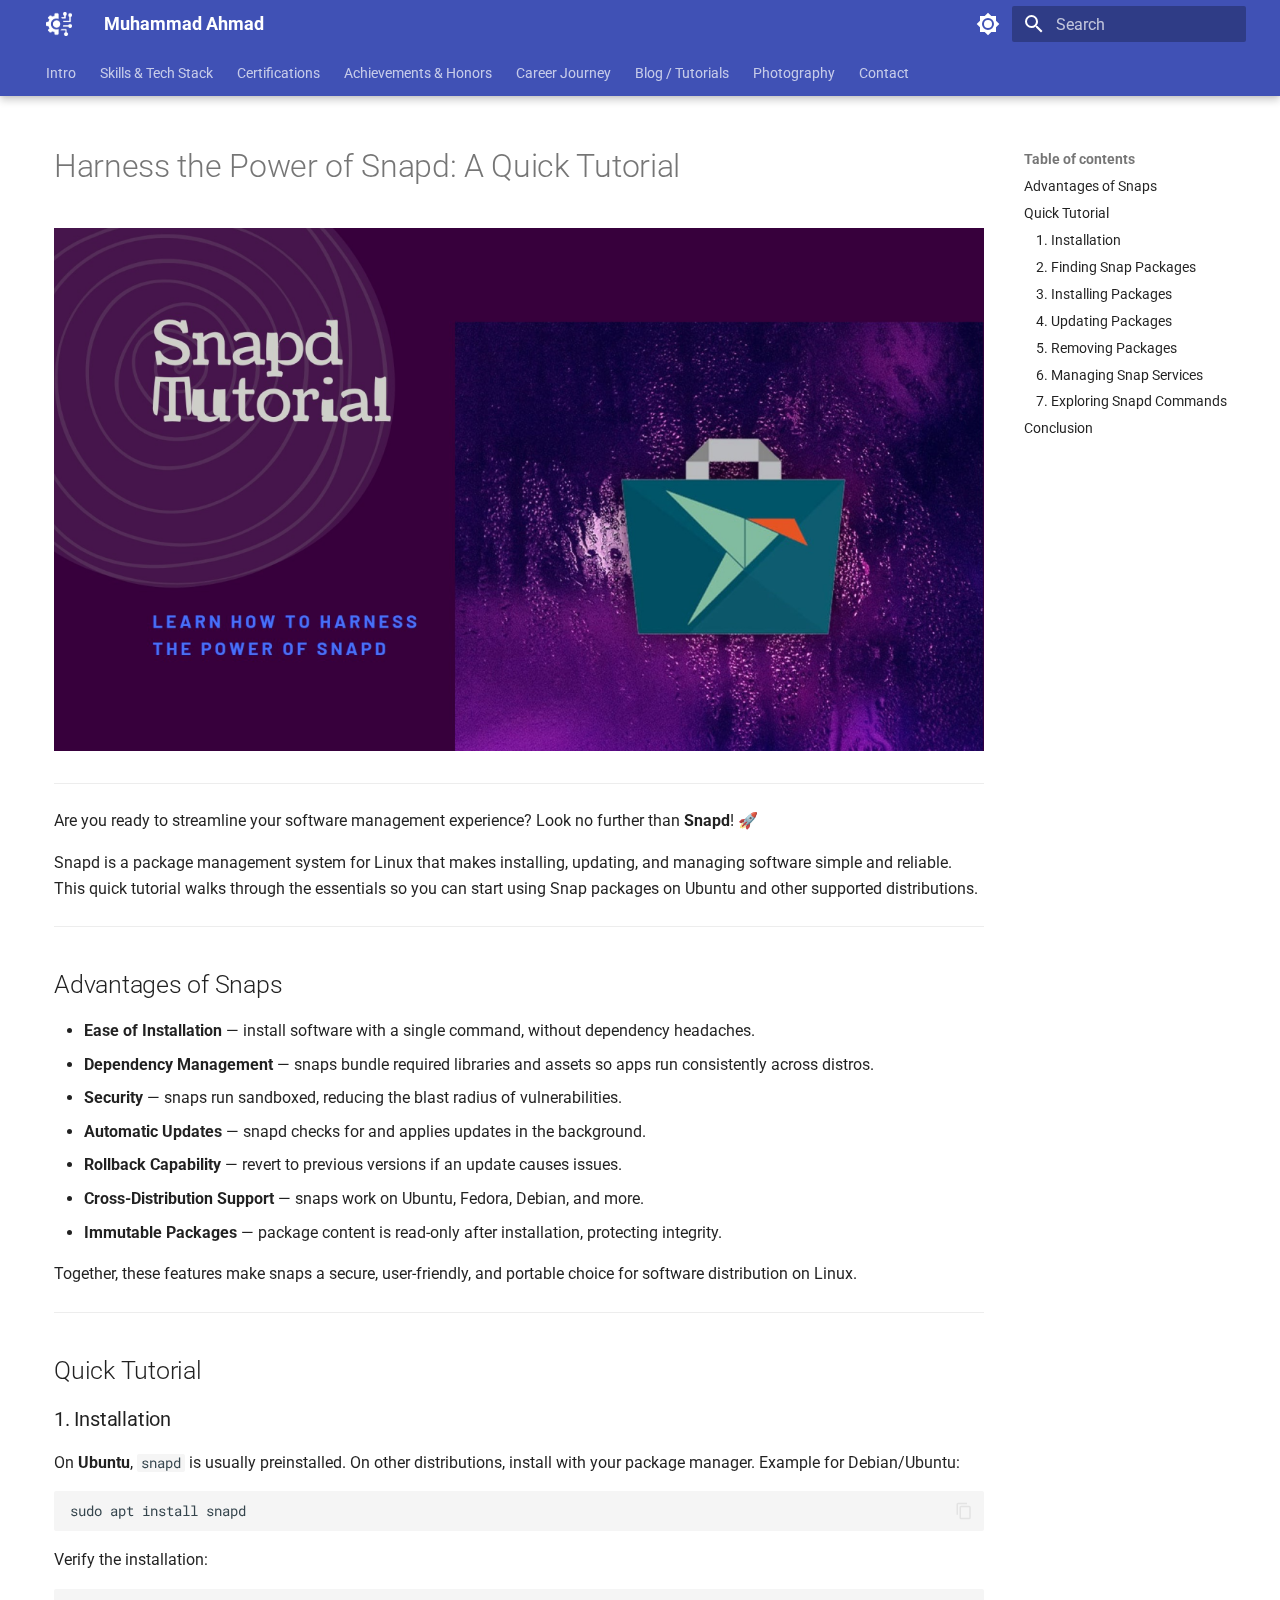
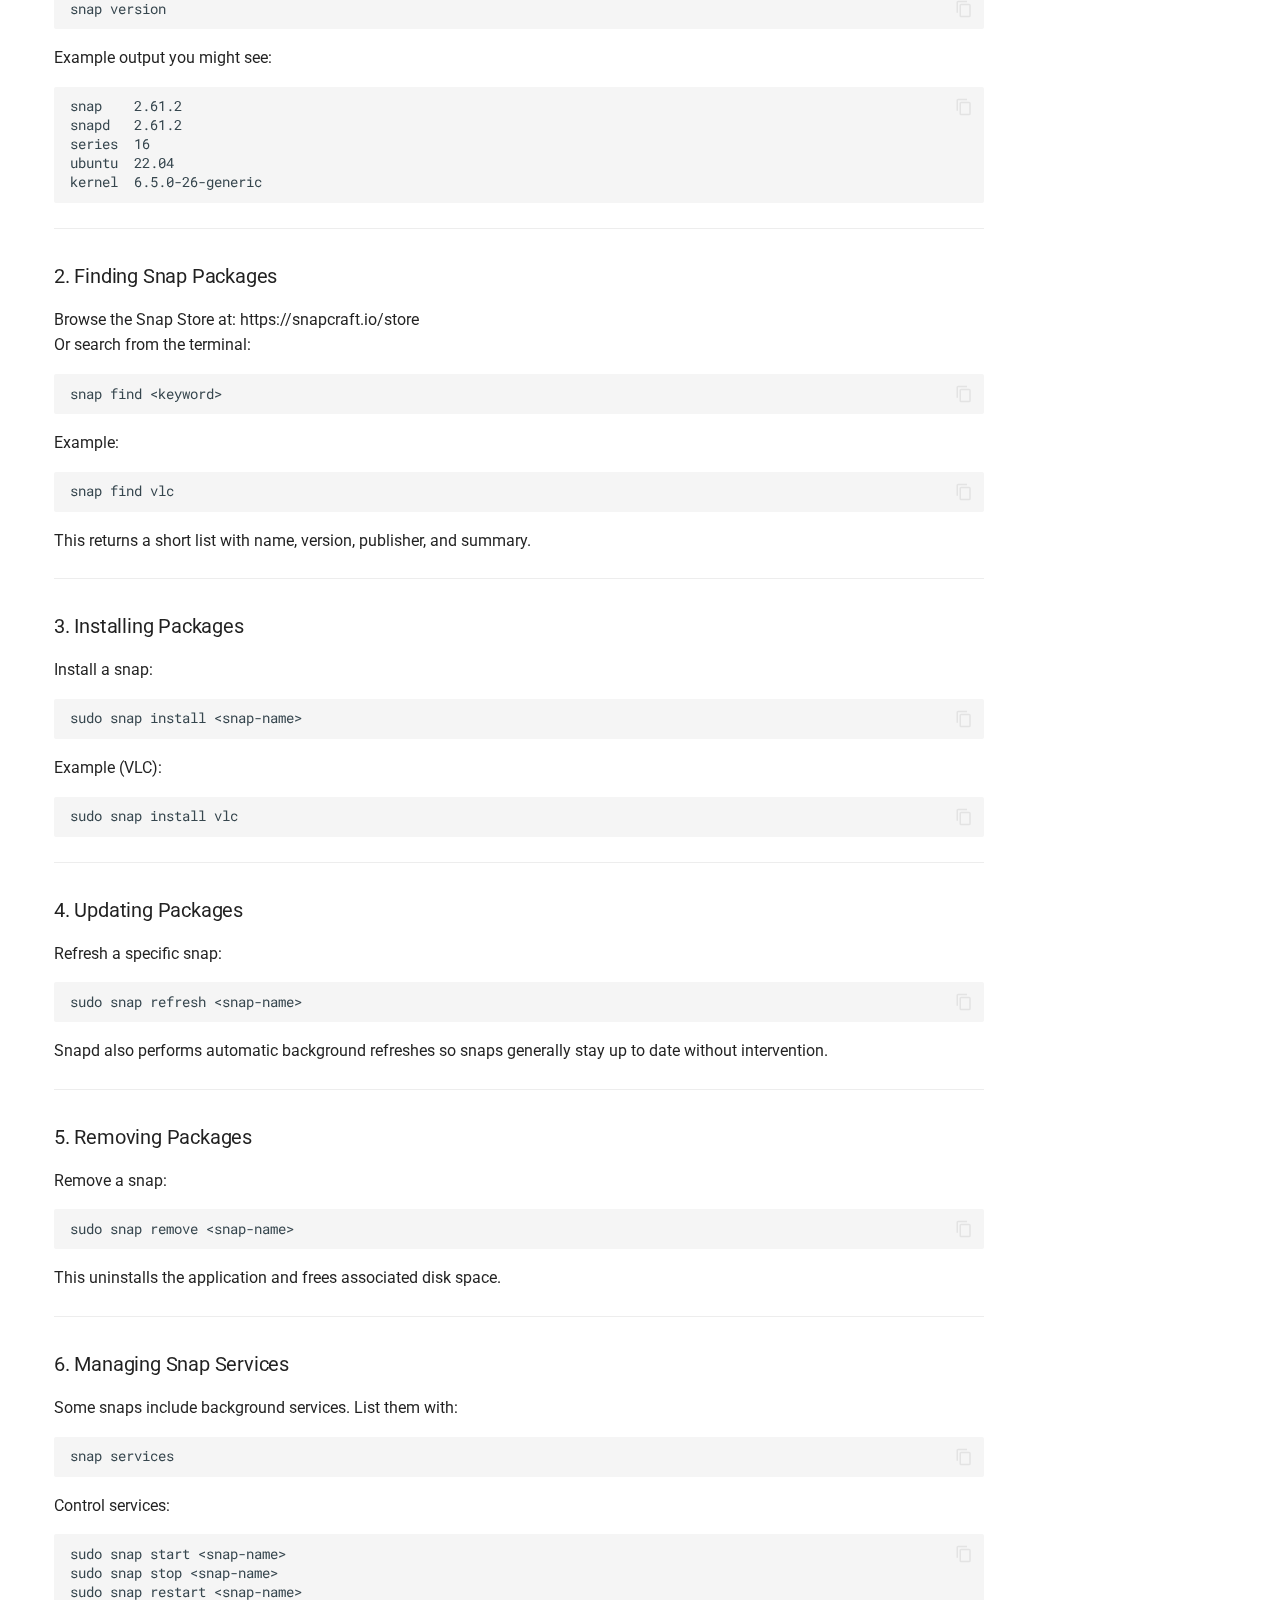
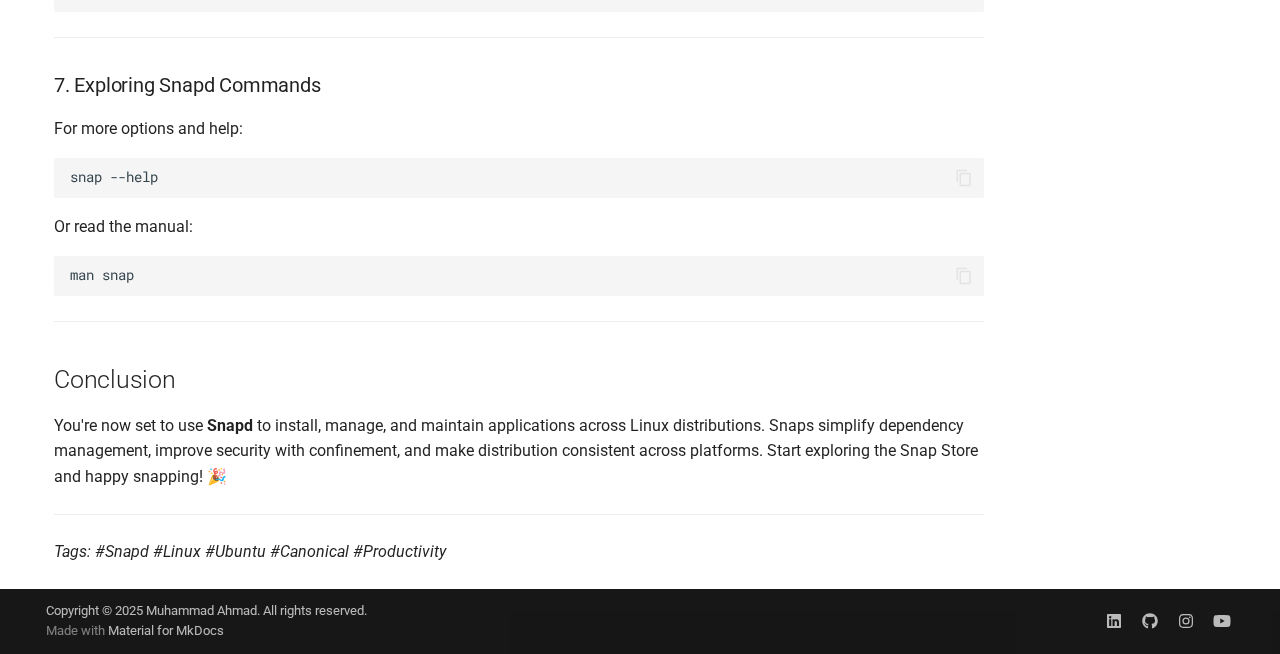
<file: blog/snapd/index.html>
<!doctype html>
<html lang="en" class="no-js">
  <head>
    
      <meta charset="utf-8">
      <meta name="viewport" content="width=device-width,initial-scale=1">
      
      
      
      
      
      
      <link rel="icon" href="../../assets/images/favicon.png">
      <meta name="generator" content="mkdocs-1.6.1, mkdocs-material-9.6.20">
    
    
      
        <title>Harness the Power of Snapd: A Quick Tutorial - Muhammad Ahmad</title>
      
    
    
      <link rel="stylesheet" href="../../assets/stylesheets/main.e53b48f4.min.css">
      
        
        <link rel="stylesheet" href="../../assets/stylesheets/palette.06af60db.min.css">
      
      


    
    
      
    
    
      
        
        
        <link rel="preconnect" href="https://fonts.gstatic.com" crossorigin>
        <link rel="stylesheet" href="https://fonts.googleapis.com/css?family=Roboto:300,300i,400,400i,700,700i%7CRoboto+Mono:400,400i,700,700i&display=fallback">
        <style>:root{--md-text-font:"Roboto";--md-code-font:"Roboto Mono"}</style>
      
    
    
      <link rel="stylesheet" href="../../css/extra.css">
    
    <script>__md_scope=new URL("../..",location),__md_hash=e=>[...e].reduce(((e,_)=>(e<<5)-e+_.charCodeAt(0)),0),__md_get=(e,_=localStorage,t=__md_scope)=>JSON.parse(_.getItem(t.pathname+"."+e)),__md_set=(e,_,t=localStorage,a=__md_scope)=>{try{t.setItem(a.pathname+"."+e,JSON.stringify(_))}catch(e){}}</script>
    
      

    
    
    
  </head>
  
  
    
    
      
    
    
    
    
    <body dir="ltr" data-md-color-scheme="default" data-md-color-primary="indigo" data-md-color-accent="deep-orange">
  
    
    <input class="md-toggle" data-md-toggle="drawer" type="checkbox" id="__drawer" autocomplete="off">
    <input class="md-toggle" data-md-toggle="search" type="checkbox" id="__search" autocomplete="off">
    <label class="md-overlay" for="__drawer"></label>
    <div data-md-component="skip">
      
        
        <a href="#harness-the-power-of-snapd-a-quick-tutorial" class="md-skip">
          Skip to content
        </a>
      
    </div>
    <div data-md-component="announce">
      
    </div>
    
    
      

  

<header class="md-header md-header--shadow md-header--lifted" data-md-component="header">
  <nav class="md-header__inner md-grid" aria-label="Header">
    <a href="../.." title="Muhammad Ahmad" class="md-header__button md-logo" aria-label="Muhammad Ahmad" data-md-component="logo">
      
  <img src="../../images/logo.png" alt="logo">

    </a>
    <label class="md-header__button md-icon" for="__drawer">
      
      <svg xmlns="http://www.w3.org/2000/svg" viewBox="0 0 24 24"><path d="M3 6h18v2H3zm0 5h18v2H3zm0 5h18v2H3z"/></svg>
    </label>
    <div class="md-header__title" data-md-component="header-title">
      <div class="md-header__ellipsis">
        <div class="md-header__topic">
          <span class="md-ellipsis">
            Muhammad Ahmad
          </span>
        </div>
        <div class="md-header__topic" data-md-component="header-topic">
          <span class="md-ellipsis">
            
              Harness the Power of Snapd: A Quick Tutorial
            
          </span>
        </div>
      </div>
    </div>
    
      
        <form class="md-header__option" data-md-component="palette">
  
    
    
    
    <input class="md-option" data-md-color-media="" data-md-color-scheme="default" data-md-color-primary="indigo" data-md-color-accent="deep-orange"  aria-label="Switch to dark mode"  type="radio" name="__palette" id="__palette_0">
    
      <label class="md-header__button md-icon" title="Switch to dark mode" for="__palette_1" hidden>
        <svg xmlns="http://www.w3.org/2000/svg" viewBox="0 0 24 24"><path d="M12 8a4 4 0 0 0-4 4 4 4 0 0 0 4 4 4 4 0 0 0 4-4 4 4 0 0 0-4-4m0 10a6 6 0 0 1-6-6 6 6 0 0 1 6-6 6 6 0 0 1 6 6 6 6 0 0 1-6 6m8-9.31V4h-4.69L12 .69 8.69 4H4v4.69L.69 12 4 15.31V20h4.69L12 23.31 15.31 20H20v-4.69L23.31 12z"/></svg>
      </label>
    
  
    
    
    
    <input class="md-option" data-md-color-media="" data-md-color-scheme="slate" data-md-color-primary="indigo" data-md-color-accent="deep-orange"  aria-label="Switch to light mode"  type="radio" name="__palette" id="__palette_1">
    
      <label class="md-header__button md-icon" title="Switch to light mode" for="__palette_0" hidden>
        <svg xmlns="http://www.w3.org/2000/svg" viewBox="0 0 24 24"><path d="M12 18c-.89 0-1.74-.2-2.5-.55C11.56 16.5 13 14.42 13 12s-1.44-4.5-3.5-5.45C10.26 6.2 11.11 6 12 6a6 6 0 0 1 6 6 6 6 0 0 1-6 6m8-9.31V4h-4.69L12 .69 8.69 4H4v4.69L.69 12 4 15.31V20h4.69L12 23.31 15.31 20H20v-4.69L23.31 12z"/></svg>
      </label>
    
  
</form>
      
    
    
      <script>var palette=__md_get("__palette");if(palette&&palette.color){if("(prefers-color-scheme)"===palette.color.media){var media=matchMedia("(prefers-color-scheme: light)"),input=document.querySelector(media.matches?"[data-md-color-media='(prefers-color-scheme: light)']":"[data-md-color-media='(prefers-color-scheme: dark)']");palette.color.media=input.getAttribute("data-md-color-media"),palette.color.scheme=input.getAttribute("data-md-color-scheme"),palette.color.primary=input.getAttribute("data-md-color-primary"),palette.color.accent=input.getAttribute("data-md-color-accent")}for(var[key,value]of Object.entries(palette.color))document.body.setAttribute("data-md-color-"+key,value)}</script>
    
    
    
      
      
        <label class="md-header__button md-icon" for="__search">
          
          <svg xmlns="http://www.w3.org/2000/svg" viewBox="0 0 24 24"><path d="M9.5 3A6.5 6.5 0 0 1 16 9.5c0 1.61-.59 3.09-1.56 4.23l.27.27h.79l5 5-1.5 1.5-5-5v-.79l-.27-.27A6.52 6.52 0 0 1 9.5 16 6.5 6.5 0 0 1 3 9.5 6.5 6.5 0 0 1 9.5 3m0 2C7 5 5 7 5 9.5S7 14 9.5 14 14 12 14 9.5 12 5 9.5 5"/></svg>
        </label>
        <div class="md-search" data-md-component="search" role="dialog">
  <label class="md-search__overlay" for="__search"></label>
  <div class="md-search__inner" role="search">
    <form class="md-search__form" name="search">
      <input type="text" class="md-search__input" name="query" aria-label="Search" placeholder="Search" autocapitalize="off" autocorrect="off" autocomplete="off" spellcheck="false" data-md-component="search-query" required>
      <label class="md-search__icon md-icon" for="__search">
        
        <svg xmlns="http://www.w3.org/2000/svg" viewBox="0 0 24 24"><path d="M9.5 3A6.5 6.5 0 0 1 16 9.5c0 1.61-.59 3.09-1.56 4.23l.27.27h.79l5 5-1.5 1.5-5-5v-.79l-.27-.27A6.52 6.52 0 0 1 9.5 16 6.5 6.5 0 0 1 3 9.5 6.5 6.5 0 0 1 9.5 3m0 2C7 5 5 7 5 9.5S7 14 9.5 14 14 12 14 9.5 12 5 9.5 5"/></svg>
        
        <svg xmlns="http://www.w3.org/2000/svg" viewBox="0 0 24 24"><path d="M20 11v2H8l5.5 5.5-1.42 1.42L4.16 12l7.92-7.92L13.5 5.5 8 11z"/></svg>
      </label>
      <nav class="md-search__options" aria-label="Search">
        
        <button type="reset" class="md-search__icon md-icon" title="Clear" aria-label="Clear" tabindex="-1">
          
          <svg xmlns="http://www.w3.org/2000/svg" viewBox="0 0 24 24"><path d="M19 6.41 17.59 5 12 10.59 6.41 5 5 6.41 10.59 12 5 17.59 6.41 19 12 13.41 17.59 19 19 17.59 13.41 12z"/></svg>
        </button>
      </nav>
      
    </form>
    <div class="md-search__output">
      <div class="md-search__scrollwrap" tabindex="0" data-md-scrollfix>
        <div class="md-search-result" data-md-component="search-result">
          <div class="md-search-result__meta">
            Initializing search
          </div>
          <ol class="md-search-result__list" role="presentation"></ol>
        </div>
      </div>
    </div>
  </div>
</div>
      
    
    
  </nav>
  
    
      
<nav class="md-tabs" aria-label="Tabs" data-md-component="tabs">
  <div class="md-grid">
    <ul class="md-tabs__list">
      
        
  
  
  
  
    <li class="md-tabs__item">
      <a href="../.." class="md-tabs__link">
        
  
  
    
  
  Intro

      </a>
    </li>
  

      
        
  
  
  
  
    <li class="md-tabs__item">
      <a href="../../skills/" class="md-tabs__link">
        
  
  
    
  
  Skills & Tech Stack

      </a>
    </li>
  

      
        
  
  
  
  
    <li class="md-tabs__item">
      <a href="../../certifications/" class="md-tabs__link">
        
  
  
    
  
  Certifications

      </a>
    </li>
  

      
        
  
  
  
  
    <li class="md-tabs__item">
      <a href="../../achievements/" class="md-tabs__link">
        
  
  
    
  
  Achievements & Honors

      </a>
    </li>
  

      
        
  
  
  
  
    
    
      <li class="md-tabs__item">
        <a href="../../career/" class="md-tabs__link">
          
  
  
  Career Journey

        </a>
      </li>
    
  

      
        
  
  
  
  
    
    
      <li class="md-tabs__item">
        <a href="../" class="md-tabs__link">
          
  
  
  Blog / Tutorials

        </a>
      </li>
    
  

      
        
  
  
  
  
    <li class="md-tabs__item">
      <a href="../../photography/" class="md-tabs__link">
        
  
  
    
  
  Photography

      </a>
    </li>
  

      
        
  
  
  
  
    <li class="md-tabs__item">
      <a href="../../contact/" class="md-tabs__link">
        
  
  
    
  
  Contact

      </a>
    </li>
  

      
    </ul>
  </div>
</nav>
    
  
</header>
    
    <div class="md-container" data-md-component="container">
      
      
        
      
      <main class="md-main" data-md-component="main">
        <div class="md-main__inner md-grid">
          
            
              
              <div class="md-sidebar md-sidebar--primary" data-md-component="sidebar" data-md-type="navigation" >
                <div class="md-sidebar__scrollwrap">
                  <div class="md-sidebar__inner">
                    


  


<nav class="md-nav md-nav--primary md-nav--lifted" aria-label="Navigation" data-md-level="0">
  <label class="md-nav__title" for="__drawer">
    <a href="../.." title="Muhammad Ahmad" class="md-nav__button md-logo" aria-label="Muhammad Ahmad" data-md-component="logo">
      
  <img src="../../images/logo.png" alt="logo">

    </a>
    Muhammad Ahmad
  </label>
  
  <ul class="md-nav__list" data-md-scrollfix>
    
      
      
  
  
  
  
    <li class="md-nav__item">
      <a href="../.." class="md-nav__link">
        
  
  
  <span class="md-ellipsis">
    Intro
    
  </span>
  

      </a>
    </li>
  

    
      
      
  
  
  
  
    <li class="md-nav__item">
      <a href="../../skills/" class="md-nav__link">
        
  
  
  <span class="md-ellipsis">
    Skills & Tech Stack
    
  </span>
  

      </a>
    </li>
  

    
      
      
  
  
  
  
    <li class="md-nav__item">
      <a href="../../certifications/" class="md-nav__link">
        
  
  
  <span class="md-ellipsis">
    Certifications
    
  </span>
  

      </a>
    </li>
  

    
      
      
  
  
  
  
    <li class="md-nav__item">
      <a href="../../achievements/" class="md-nav__link">
        
  
  
  <span class="md-ellipsis">
    Achievements & Honors
    
  </span>
  

      </a>
    </li>
  

    
      
      
  
  
  
  
    
    
    
    
      
      
    
    
    <li class="md-nav__item md-nav__item--nested">
      
        
        
        <input class="md-nav__toggle md-toggle " type="checkbox" id="__nav_5" >
        
          
          <label class="md-nav__link" for="__nav_5" id="__nav_5_label" tabindex="0">
            
  
  
  <span class="md-ellipsis">
    Career Journey
    
  </span>
  

            <span class="md-nav__icon md-icon"></span>
          </label>
        
        <nav class="md-nav" data-md-level="1" aria-labelledby="__nav_5_label" aria-expanded="false">
          <label class="md-nav__title" for="__nav_5">
            <span class="md-nav__icon md-icon"></span>
            Career Journey
          </label>
          <ul class="md-nav__list" data-md-scrollfix>
            
              
                
  
  
  
  
    <li class="md-nav__item">
      <a href="../../career/" class="md-nav__link">
        
  
  
  <span class="md-ellipsis">
    Career Journey
    
  </span>
  

      </a>
    </li>
  

              
            
          </ul>
        </nav>
      
    </li>
  

    
      
      
  
  
  
  
    
    
    
    
      
      
    
    
    <li class="md-nav__item md-nav__item--nested">
      
        
        
        <input class="md-nav__toggle md-toggle " type="checkbox" id="__nav_6" >
        
          
          <label class="md-nav__link" for="__nav_6" id="__nav_6_label" tabindex="0">
            
  
  
  <span class="md-ellipsis">
    Blog / Tutorials
    
  </span>
  

            <span class="md-nav__icon md-icon"></span>
          </label>
        
        <nav class="md-nav" data-md-level="1" aria-labelledby="__nav_6_label" aria-expanded="false">
          <label class="md-nav__title" for="__nav_6">
            <span class="md-nav__icon md-icon"></span>
            Blog / Tutorials
          </label>
          <ul class="md-nav__list" data-md-scrollfix>
            
              
                
  
  
  
  
    <li class="md-nav__item">
      <a href="../" class="md-nav__link">
        
  
  
  <span class="md-ellipsis">
    Blog Home
    
  </span>
  

      </a>
    </li>
  

              
            
              
                
  
  
  
  
    <li class="md-nav__item">
      <a href="../post1.md" class="md-nav__link">
        
  
  
  <span class="md-ellipsis">
    First Post
    
  </span>
  

      </a>
    </li>
  

              
            
              
                
  
  
  
  
    <li class="md-nav__item">
      <a href="../post2.md" class="md-nav__link">
        
  
  
  <span class="md-ellipsis">
    Second Post
    
  </span>
  

      </a>
    </li>
  

              
            
          </ul>
        </nav>
      
    </li>
  

    
      
      
  
  
  
  
    <li class="md-nav__item">
      <a href="../../photography/" class="md-nav__link">
        
  
  
  <span class="md-ellipsis">
    Photography
    
  </span>
  

      </a>
    </li>
  

    
      
      
  
  
  
  
    <li class="md-nav__item">
      <a href="../../contact/" class="md-nav__link">
        
  
  
  <span class="md-ellipsis">
    Contact
    
  </span>
  

      </a>
    </li>
  

    
  </ul>
</nav>
                  </div>
                </div>
              </div>
            
            
              
              <div class="md-sidebar md-sidebar--secondary" data-md-component="sidebar" data-md-type="toc" >
                <div class="md-sidebar__scrollwrap">
                  <div class="md-sidebar__inner">
                    

<nav class="md-nav md-nav--secondary" aria-label="Table of contents">
  
  
  
    
  
  
    <label class="md-nav__title" for="__toc">
      <span class="md-nav__icon md-icon"></span>
      Table of contents
    </label>
    <ul class="md-nav__list" data-md-component="toc" data-md-scrollfix>
      
        <li class="md-nav__item">
  <a href="#advantages-of-snaps" class="md-nav__link">
    <span class="md-ellipsis">
      Advantages of Snaps
    </span>
  </a>
  
</li>
      
        <li class="md-nav__item">
  <a href="#quick-tutorial" class="md-nav__link">
    <span class="md-ellipsis">
      Quick Tutorial
    </span>
  </a>
  
    <nav class="md-nav" aria-label="Quick Tutorial">
      <ul class="md-nav__list">
        
          <li class="md-nav__item">
  <a href="#1-installation" class="md-nav__link">
    <span class="md-ellipsis">
      1. Installation
    </span>
  </a>
  
</li>
        
          <li class="md-nav__item">
  <a href="#2-finding-snap-packages" class="md-nav__link">
    <span class="md-ellipsis">
      2. Finding Snap Packages
    </span>
  </a>
  
</li>
        
          <li class="md-nav__item">
  <a href="#3-installing-packages" class="md-nav__link">
    <span class="md-ellipsis">
      3. Installing Packages
    </span>
  </a>
  
</li>
        
          <li class="md-nav__item">
  <a href="#4-updating-packages" class="md-nav__link">
    <span class="md-ellipsis">
      4. Updating Packages
    </span>
  </a>
  
</li>
        
          <li class="md-nav__item">
  <a href="#5-removing-packages" class="md-nav__link">
    <span class="md-ellipsis">
      5. Removing Packages
    </span>
  </a>
  
</li>
        
          <li class="md-nav__item">
  <a href="#6-managing-snap-services" class="md-nav__link">
    <span class="md-ellipsis">
      6. Managing Snap Services
    </span>
  </a>
  
</li>
        
          <li class="md-nav__item">
  <a href="#7-exploring-snapd-commands" class="md-nav__link">
    <span class="md-ellipsis">
      7. Exploring Snapd Commands
    </span>
  </a>
  
</li>
        
      </ul>
    </nav>
  
</li>
      
        <li class="md-nav__item">
  <a href="#conclusion" class="md-nav__link">
    <span class="md-ellipsis">
      Conclusion
    </span>
  </a>
  
</li>
      
    </ul>
  
</nav>
                  </div>
                </div>
              </div>
            
          
          
            <div class="md-content" data-md-component="content">
              <article class="md-content__inner md-typeset">
                
                  



<h1 id="harness-the-power-of-snapd-a-quick-tutorial">Harness the Power of Snapd: A Quick Tutorial<a class="headerlink" href="#harness-the-power-of-snapd-a-quick-tutorial" title="Permanent link">&para;</a></h1>
<p><img src="/images/blog/snapd.png" alt="Snapd" height="40" /></p>
<hr />
<p>Are you ready to streamline your software management experience? Look no further than <strong>Snapd</strong>! 🚀</p>
<p>Snapd is a package management system for Linux that makes installing, updating, and managing software simple and reliable. This quick tutorial walks through the essentials so you can start using Snap packages on Ubuntu and other supported distributions.</p>
<hr />
<h2 id="advantages-of-snaps">Advantages of Snaps<a class="headerlink" href="#advantages-of-snaps" title="Permanent link">&para;</a></h2>
<ul>
<li><strong>Ease of Installation</strong> — install software with a single command, without dependency headaches.  </li>
<li><strong>Dependency Management</strong> — snaps bundle required libraries and assets so apps run consistently across distros.  </li>
<li><strong>Security</strong> — snaps run sandboxed, reducing the blast radius of vulnerabilities.  </li>
<li><strong>Automatic Updates</strong> — snapd checks for and applies updates in the background.  </li>
<li><strong>Rollback Capability</strong> — revert to previous versions if an update causes issues.  </li>
<li><strong>Cross-Distribution Support</strong> — snaps work on Ubuntu, Fedora, Debian, and more.  </li>
<li><strong>Immutable Packages</strong> — package content is read-only after installation, protecting integrity.</li>
</ul>
<p>Together, these features make snaps a secure, user-friendly, and portable choice for software distribution on Linux.</p>
<hr />
<h2 id="quick-tutorial">Quick Tutorial<a class="headerlink" href="#quick-tutorial" title="Permanent link">&para;</a></h2>
<h3 id="1-installation">1. Installation<a class="headerlink" href="#1-installation" title="Permanent link">&para;</a></h3>
<p>On <strong>Ubuntu</strong>, <code>snapd</code> is usually preinstalled. On other distributions, install with your package manager. Example for Debian/Ubuntu:</p>
<div class="codehilite"><pre><span></span><code>sudo apt install snapd
</code></pre></div>

<p>Verify the installation:</p>
<div class="codehilite"><pre><span></span><code>snap version
</code></pre></div>

<p>Example output you might see:</p>
<div class="codehilite"><pre><span></span><code>snap    2.61.2
snapd   2.61.2
series  16
ubuntu  22.04
kernel  6.5.0-26-generic
</code></pre></div>

<hr />
<h3 id="2-finding-snap-packages">2. Finding Snap Packages<a class="headerlink" href="#2-finding-snap-packages" title="Permanent link">&para;</a></h3>
<p>Browse the Snap Store at: https://snapcraft.io/store<br />
Or search from the terminal:</p>
<div class="codehilite"><pre><span></span><code>snap find &lt;keyword&gt;
</code></pre></div>

<p>Example:</p>
<div class="codehilite"><pre><span></span><code>snap find vlc
</code></pre></div>

<p>This returns a short list with name, version, publisher, and summary.</p>
<hr />
<h3 id="3-installing-packages">3. Installing Packages<a class="headerlink" href="#3-installing-packages" title="Permanent link">&para;</a></h3>
<p>Install a snap:</p>
<div class="codehilite"><pre><span></span><code>sudo snap install &lt;snap-name&gt;
</code></pre></div>

<p>Example (VLC):</p>
<div class="codehilite"><pre><span></span><code>sudo snap install vlc
</code></pre></div>

<hr />
<h3 id="4-updating-packages">4. Updating Packages<a class="headerlink" href="#4-updating-packages" title="Permanent link">&para;</a></h3>
<p>Refresh a specific snap:</p>
<div class="codehilite"><pre><span></span><code>sudo snap refresh &lt;snap-name&gt;
</code></pre></div>

<p>Snapd also performs automatic background refreshes so snaps generally stay up to date without intervention.</p>
<hr />
<h3 id="5-removing-packages">5. Removing Packages<a class="headerlink" href="#5-removing-packages" title="Permanent link">&para;</a></h3>
<p>Remove a snap:</p>
<div class="codehilite"><pre><span></span><code>sudo snap remove &lt;snap-name&gt;
</code></pre></div>

<p>This uninstalls the application and frees associated disk space.</p>
<hr />
<h3 id="6-managing-snap-services">6. Managing Snap Services<a class="headerlink" href="#6-managing-snap-services" title="Permanent link">&para;</a></h3>
<p>Some snaps include background services. List them with:</p>
<div class="codehilite"><pre><span></span><code>snap services
</code></pre></div>

<p>Control services:</p>
<div class="codehilite"><pre><span></span><code>sudo snap start &lt;snap-name&gt;
sudo snap stop &lt;snap-name&gt;
sudo snap restart &lt;snap-name&gt;
</code></pre></div>

<hr />
<h3 id="7-exploring-snapd-commands">7. Exploring Snapd Commands<a class="headerlink" href="#7-exploring-snapd-commands" title="Permanent link">&para;</a></h3>
<p>For more options and help:</p>
<div class="codehilite"><pre><span></span><code>snap --help
</code></pre></div>

<p>Or read the manual:</p>
<div class="codehilite"><pre><span></span><code>man snap
</code></pre></div>

<hr />
<h2 id="conclusion">Conclusion<a class="headerlink" href="#conclusion" title="Permanent link">&para;</a></h2>
<p>You're now set to use <strong>Snapd</strong> to install, manage, and maintain applications across Linux distributions. Snaps simplify dependency management, improve security with confinement, and make distribution consistent across platforms. Start exploring the Snap Store and happy snapping! 🎉</p>
<hr />
<p><em>Tags: #Snapd #Linux #Ubuntu #Canonical #Productivity</em></p>












                
              </article>
            </div>
          
          
<script>var target=document.getElementById(location.hash.slice(1));target&&target.name&&(target.checked=target.name.startsWith("__tabbed_"))</script>
        </div>
        
          <button type="button" class="md-top md-icon" data-md-component="top" hidden>
  
  <svg xmlns="http://www.w3.org/2000/svg" viewBox="0 0 24 24"><path d="M13 20h-2V8l-5.5 5.5-1.42-1.42L12 4.16l7.92 7.92-1.42 1.42L13 8z"/></svg>
  Back to top
</button>
        
      </main>
      
        <footer class="md-footer">
  
    
  
  <div class="md-footer-meta md-typeset">
    <div class="md-footer-meta__inner md-grid">
      <div class="md-copyright">
  
    <div class="md-copyright__highlight">
      Copyright &copy; 2025 Muhammad Ahmad. All rights reserved.
    </div>
  
  
    Made with
    <a href="https://squidfunk.github.io/mkdocs-material/" target="_blank" rel="noopener">
      Material for MkDocs
    </a>
  
</div>
      
        
<div class="md-social">
  
    
    
    
    
      
      
    
    <a href="https://www.linkedin.com/in/muhammad-ahmad-b6a04736/" target="_blank" rel="noopener" title="www.linkedin.com" class="md-social__link">
      <svg xmlns="http://www.w3.org/2000/svg" viewBox="0 0 448 512"><!--! Font Awesome Free 7.0.0 by @fontawesome - https://fontawesome.com License - https://fontawesome.com/license/free (Icons: CC BY 4.0, Fonts: SIL OFL 1.1, Code: MIT License) Copyright 2025 Fonticons, Inc.--><path d="M416 32H31.9C14.3 32 0 46.5 0 64.3v383.4C0 465.5 14.3 480 31.9 480H416c17.6 0 32-14.5 32-32.3V64.3c0-17.8-14.4-32.3-32-32.3M135.4 416H69V202.2h66.5V416zM102.2 96a38.5 38.5 0 1 1 0 77 38.5 38.5 0 1 1 0-77m282.1 320h-66.4V312c0-24.8-.5-56.7-34.5-56.7-34.6 0-39.9 27-39.9 54.9V416h-66.4V202.2h63.7v29.2h.9c8.9-16.8 30.6-34.5 62.9-34.5 67.2 0 79.7 44.3 79.7 101.9z"/></svg>
    </a>
  
    
    
    
    
      
      
    
    <a href="https://www.github.com/ahmadfsbd" target="_blank" rel="noopener" title="www.github.com" class="md-social__link">
      <svg xmlns="http://www.w3.org/2000/svg" viewBox="0 0 512 512"><!--! Font Awesome Free 7.0.0 by @fontawesome - https://fontawesome.com License - https://fontawesome.com/license/free (Icons: CC BY 4.0, Fonts: SIL OFL 1.1, Code: MIT License) Copyright 2025 Fonticons, Inc.--><path d="M173.9 397.4c0 2-2.3 3.6-5.2 3.6-3.3.3-5.6-1.3-5.6-3.6 0-2 2.3-3.6 5.2-3.6 3-.3 5.6 1.3 5.6 3.6m-31.1-4.5c-.7 2 1.3 4.3 4.3 4.9 2.6 1 5.6 0 6.2-2s-1.3-4.3-4.3-5.2c-2.6-.7-5.5.3-6.2 2.3m44.2-1.7c-2.9.7-4.9 2.6-4.6 4.9.3 2 2.9 3.3 5.9 2.6 2.9-.7 4.9-2.6 4.6-4.6-.3-1.9-3-3.2-5.9-2.9M252.8 8C114.1 8 8 113.3 8 252c0 110.9 69.8 205.8 169.5 239.2 12.8 2.3 17.3-5.6 17.3-12.1 0-6.2-.3-40.4-.3-61.4 0 0-70 15-84.7-29.8 0 0-11.4-29.1-27.8-36.6 0 0-22.9-15.7 1.6-15.4 0 0 24.9 2 38.6 25.8 21.9 38.6 58.6 27.5 72.9 20.9 2.3-16 8.8-27.1 16-33.7-55.9-6.2-112.3-14.3-112.3-110.5 0-27.5 7.6-41.3 23.6-58.9-2.6-6.5-11.1-33.3 2.6-67.9 20.9-6.5 69 27 69 27 20-5.6 41.5-8.5 62.8-8.5s42.8 2.9 62.8 8.5c0 0 48.1-33.6 69-27 13.7 34.7 5.2 61.4 2.6 67.9 16 17.7 25.8 31.5 25.8 58.9 0 96.5-58.9 104.2-114.8 110.5 9.2 7.9 17 22.9 17 46.4 0 33.7-.3 75.4-.3 83.6 0 6.5 4.6 14.4 17.3 12.1C436.2 457.8 504 362.9 504 252 504 113.3 391.5 8 252.8 8M105.2 352.9c-1.3 1-1 3.3.7 5.2 1.6 1.6 3.9 2.3 5.2 1 1.3-1 1-3.3-.7-5.2-1.6-1.6-3.9-2.3-5.2-1m-10.8-8.1c-.7 1.3.3 2.9 2.3 3.9 1.6 1 3.6.7 4.3-.7.7-1.3-.3-2.9-2.3-3.9-2-.6-3.6-.3-4.3.7m32.4 35.6c-1.6 1.3-1 4.3 1.3 6.2 2.3 2.3 5.2 2.6 6.5 1 1.3-1.3.7-4.3-1.3-6.2-2.2-2.3-5.2-2.6-6.5-1m-11.4-14.7c-1.6 1-1.6 3.6 0 5.9s4.3 3.3 5.6 2.3c1.6-1.3 1.6-3.9 0-6.2-1.4-2.3-4-3.3-5.6-2"/></svg>
    </a>
  
    
    
    
    
      
      
    
    <a href="https://www.instagram.com/ehm_ud" target="_blank" rel="noopener" title="www.instagram.com" class="md-social__link">
      <svg xmlns="http://www.w3.org/2000/svg" viewBox="0 0 448 512"><!--! Font Awesome Free 7.0.0 by @fontawesome - https://fontawesome.com License - https://fontawesome.com/license/free (Icons: CC BY 4.0, Fonts: SIL OFL 1.1, Code: MIT License) Copyright 2025 Fonticons, Inc.--><path d="M224.3 141a115 115 0 1 0-.6 230 115 115 0 1 0 .6-230m-.6 40.4a74.6 74.6 0 1 1 .6 149.2 74.6 74.6 0 1 1-.6-149.2m93.4-45.1a26.8 26.8 0 1 1 53.6 0 26.8 26.8 0 1 1-53.6 0m129.7 27.2c-1.7-35.9-9.9-67.7-36.2-93.9-26.2-26.2-58-34.4-93.9-36.2-37-2.1-147.9-2.1-184.9 0-35.8 1.7-67.6 9.9-93.9 36.1s-34.4 58-36.2 93.9c-2.1 37-2.1 147.9 0 184.9 1.7 35.9 9.9 67.7 36.2 93.9s58 34.4 93.9 36.2c37 2.1 147.9 2.1 184.9 0 35.9-1.7 67.7-9.9 93.9-36.2 26.2-26.2 34.4-58 36.2-93.9 2.1-37 2.1-147.8 0-184.8M399 388c-7.8 19.6-22.9 34.7-42.6 42.6-29.5 11.7-99.5 9-132.1 9s-102.7 2.6-132.1-9c-19.6-7.8-34.7-22.9-42.6-42.6-11.7-29.5-9-99.5-9-132.1s-2.6-102.7 9-132.1c7.8-19.6 22.9-34.7 42.6-42.6 29.5-11.7 99.5-9 132.1-9s102.7-2.6 132.1 9c19.6 7.8 34.7 22.9 42.6 42.6 11.7 29.5 9 99.5 9 132.1s2.7 102.7-9 132.1"/></svg>
    </a>
  
    
    
    
    
      
      
    
    <a href="https://www.youtube.com/@ehm_ud" target="_blank" rel="noopener" title="www.youtube.com" class="md-social__link">
      <svg xmlns="http://www.w3.org/2000/svg" viewBox="0 0 576 512"><!--! Font Awesome Free 7.0.0 by @fontawesome - https://fontawesome.com License - https://fontawesome.com/license/free (Icons: CC BY 4.0, Fonts: SIL OFL 1.1, Code: MIT License) Copyright 2025 Fonticons, Inc.--><path d="M549.7 124.1c-6.2-23.7-24.8-42.3-48.3-48.6C458.9 64 288.1 64 288.1 64S117.3 64 74.7 75.5c-23.5 6.3-42 24.9-48.3 48.6C15 167 15 256.4 15 256.4s0 89.4 11.4 132.3c6.3 23.6 24.8 41.5 48.3 47.8C117.3 448 288.1 448 288.1 448s170.8 0 213.4-11.5c23.5-6.3 42-24.2 48.3-47.8 11.4-42.9 11.4-132.3 11.4-132.3s0-89.4-11.4-132.3zM232.2 337.6V175.2l142.7 81.2z"/></svg>
    </a>
  
</div>
      
    </div>
  </div>
</footer>
      
    </div>
    <div class="md-dialog" data-md-component="dialog">
      <div class="md-dialog__inner md-typeset"></div>
    </div>
    
    
    
      
      <script id="__config" type="application/json">{"base": "../..", "features": ["navigation.footer", "navigation.instant", "navigation.top", "navigation.tracking", "navigation.tabs.sticky", "navigation.tabs", "navigation.tabs.sticky", "content.code.copy"], "search": "../../assets/javascripts/workers/search.973d3a69.min.js", "tags": null, "translations": {"clipboard.copied": "Copied to clipboard", "clipboard.copy": "Copy to clipboard", "search.result.more.one": "1 more on this page", "search.result.more.other": "# more on this page", "search.result.none": "No matching documents", "search.result.one": "1 matching document", "search.result.other": "# matching documents", "search.result.placeholder": "Type to start searching", "search.result.term.missing": "Missing", "select.version": "Select version"}, "version": null}</script>
    
    
      <script src="../../assets/javascripts/bundle.f55a23d4.min.js"></script>
      
    
  </body>
</html>
</file>
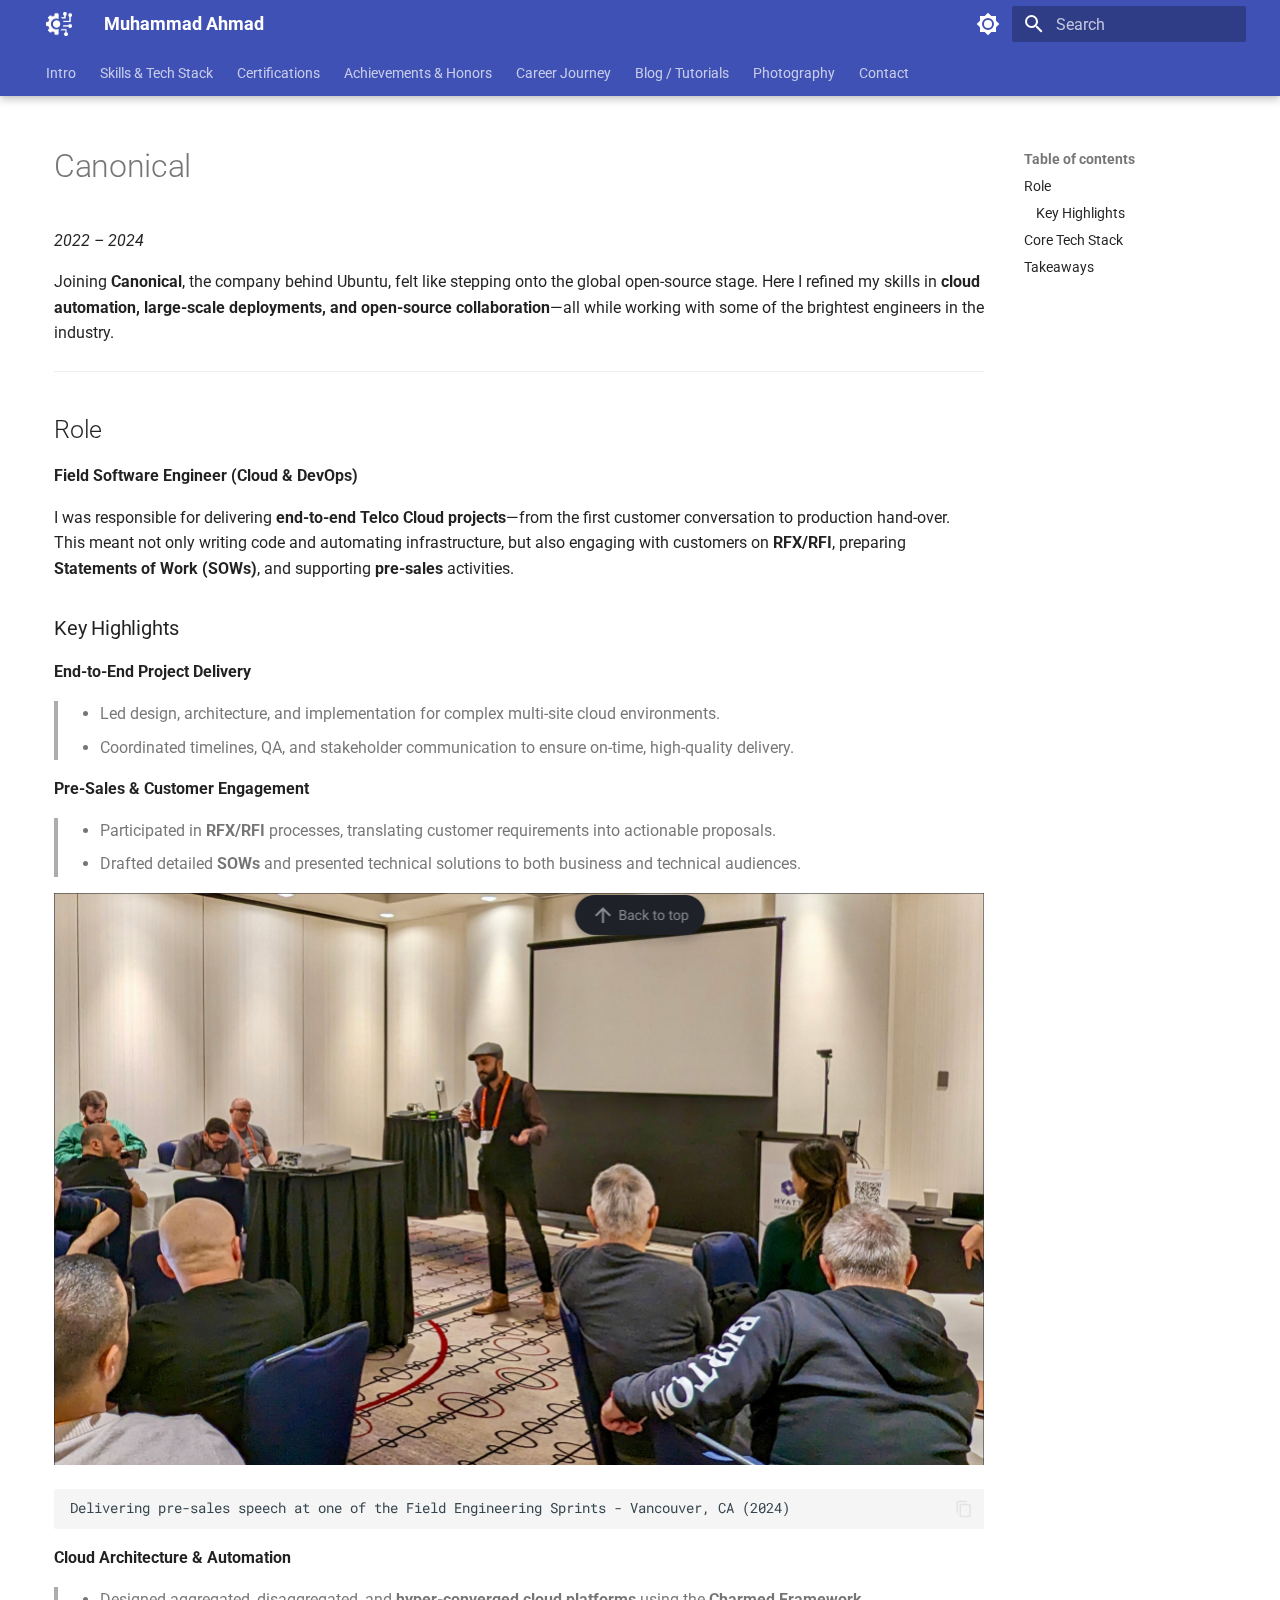
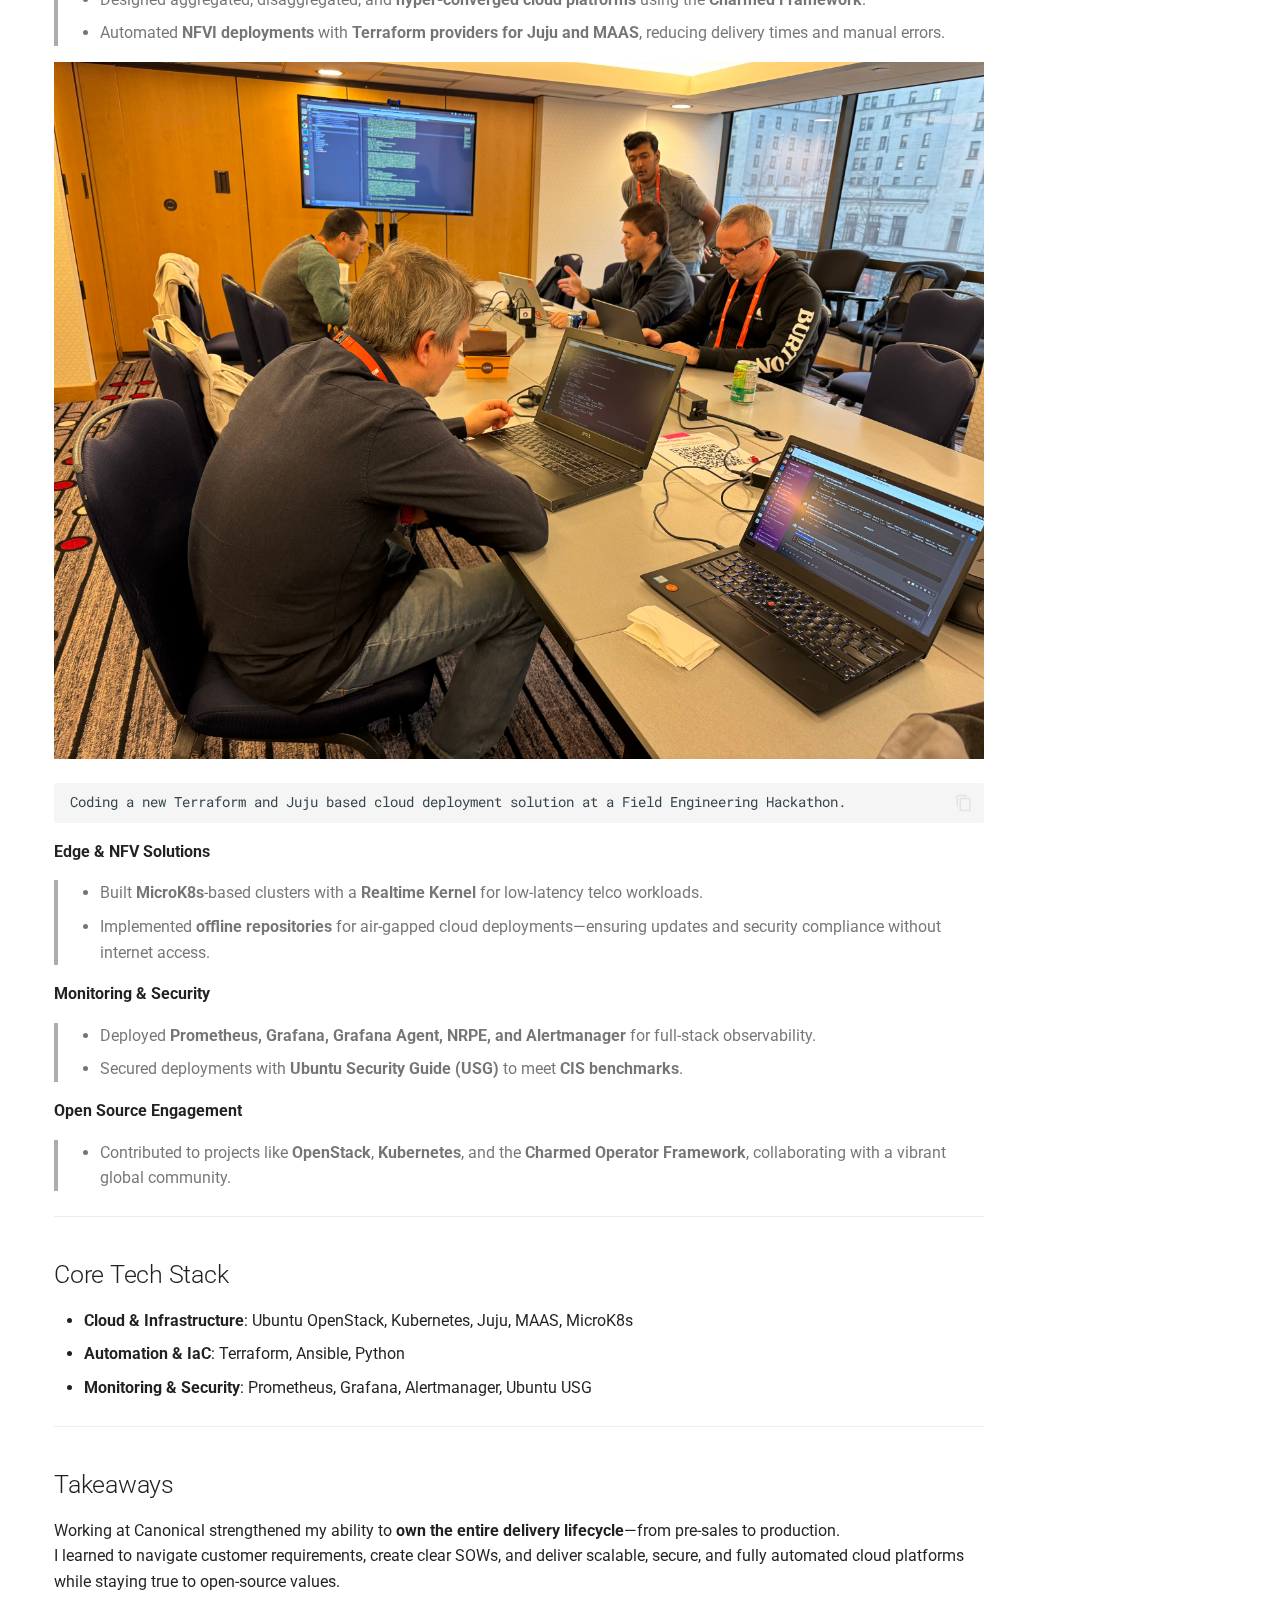
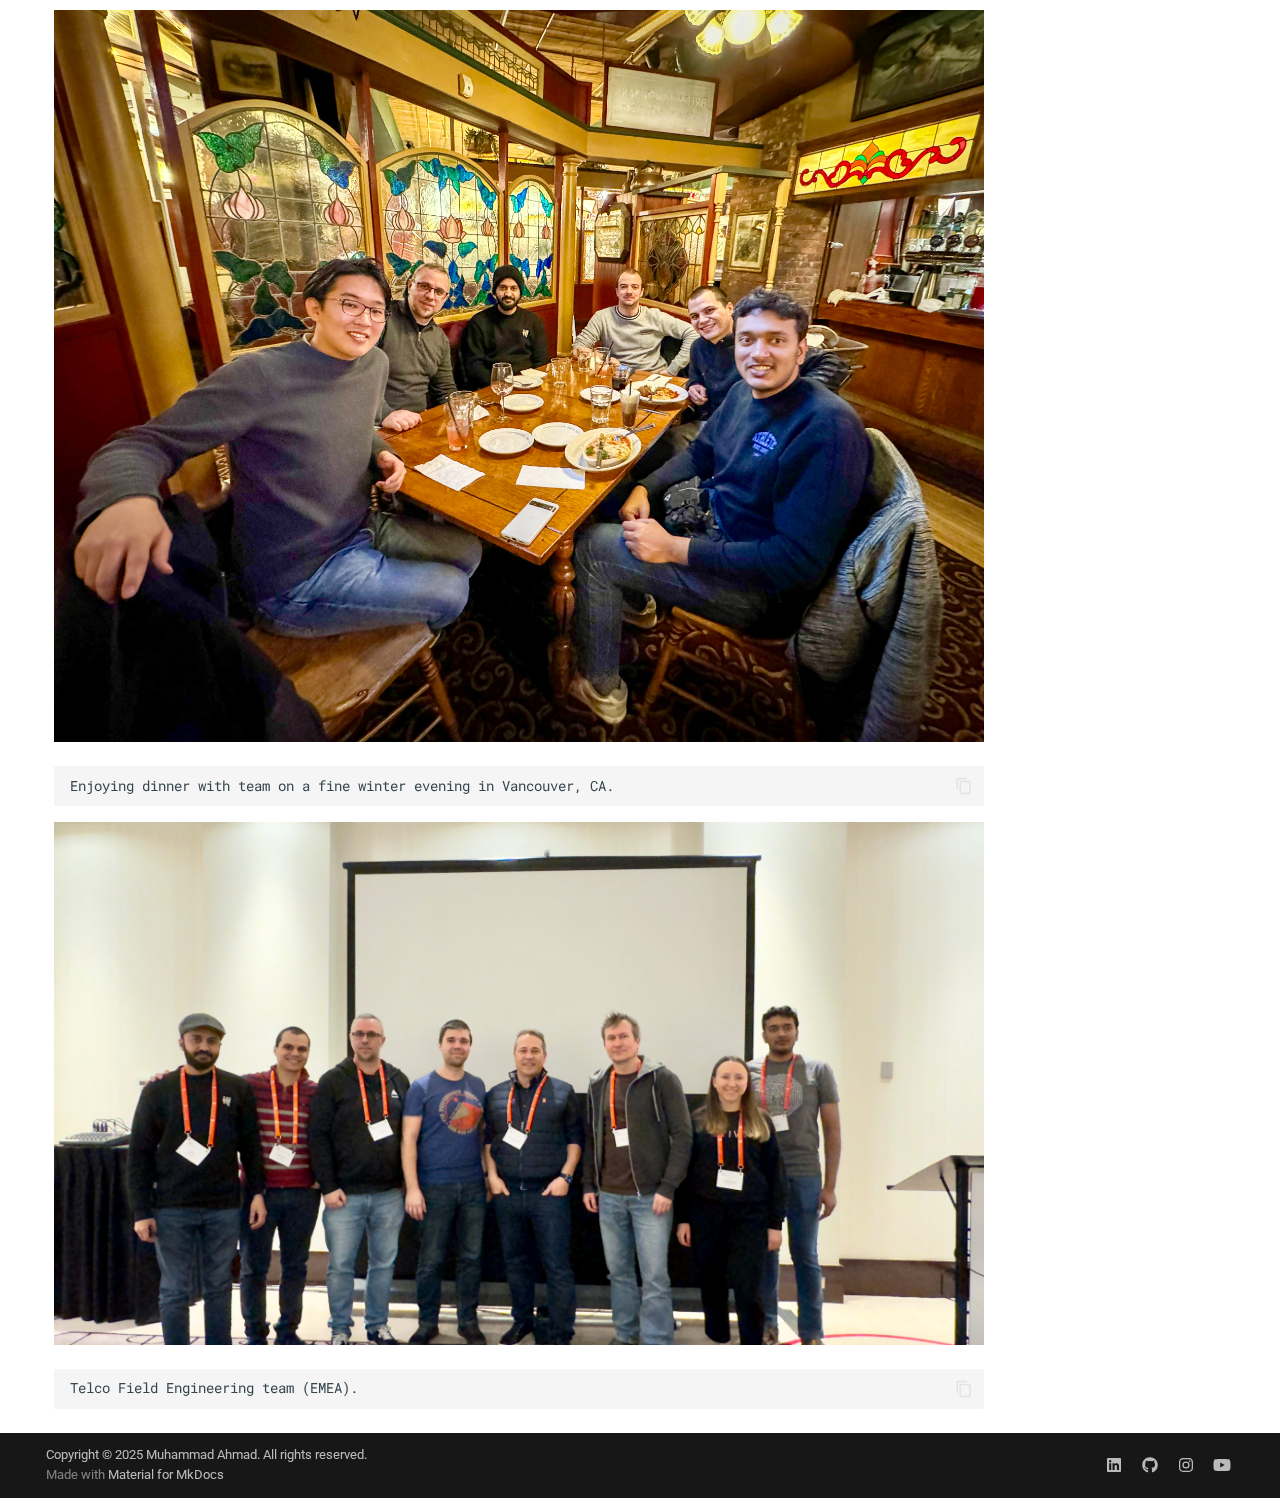
<file: career/canonical/index.html>
<!doctype html>
<html lang="en" class="no-js">
  <head>
    
      <meta charset="utf-8">
      <meta name="viewport" content="width=device-width,initial-scale=1">
      
      
      
      
      
      
      <link rel="icon" href="../../assets/images/favicon.png">
      <meta name="generator" content="mkdocs-1.6.1, mkdocs-material-9.6.20">
    
    
      
        <title>Canonical - Muhammad Ahmad</title>
      
    
    
      <link rel="stylesheet" href="../../assets/stylesheets/main.e53b48f4.min.css">
      
        
        <link rel="stylesheet" href="../../assets/stylesheets/palette.06af60db.min.css">
      
      


    
    
      
    
    
      
        
        
        <link rel="preconnect" href="https://fonts.gstatic.com" crossorigin>
        <link rel="stylesheet" href="https://fonts.googleapis.com/css?family=Roboto:300,300i,400,400i,700,700i%7CRoboto+Mono:400,400i,700,700i&display=fallback">
        <style>:root{--md-text-font:"Roboto";--md-code-font:"Roboto Mono"}</style>
      
    
    
      <link rel="stylesheet" href="../../css/extra.css">
    
    <script>__md_scope=new URL("../..",location),__md_hash=e=>[...e].reduce(((e,_)=>(e<<5)-e+_.charCodeAt(0)),0),__md_get=(e,_=localStorage,t=__md_scope)=>JSON.parse(_.getItem(t.pathname+"."+e)),__md_set=(e,_,t=localStorage,a=__md_scope)=>{try{t.setItem(a.pathname+"."+e,JSON.stringify(_))}catch(e){}}</script>
    
      

    
    
    
  </head>
  
  
    
    
      
    
    
    
    
    <body dir="ltr" data-md-color-scheme="default" data-md-color-primary="indigo" data-md-color-accent="deep-orange">
  
    
    <input class="md-toggle" data-md-toggle="drawer" type="checkbox" id="__drawer" autocomplete="off">
    <input class="md-toggle" data-md-toggle="search" type="checkbox" id="__search" autocomplete="off">
    <label class="md-overlay" for="__drawer"></label>
    <div data-md-component="skip">
      
        
        <a href="#canonical" class="md-skip">
          Skip to content
        </a>
      
    </div>
    <div data-md-component="announce">
      
    </div>
    
    
      

  

<header class="md-header md-header--shadow md-header--lifted" data-md-component="header">
  <nav class="md-header__inner md-grid" aria-label="Header">
    <a href="../.." title="Muhammad Ahmad" class="md-header__button md-logo" aria-label="Muhammad Ahmad" data-md-component="logo">
      
  <img src="../../images/logo.png" alt="logo">

    </a>
    <label class="md-header__button md-icon" for="__drawer">
      
      <svg xmlns="http://www.w3.org/2000/svg" viewBox="0 0 24 24"><path d="M3 6h18v2H3zm0 5h18v2H3zm0 5h18v2H3z"/></svg>
    </label>
    <div class="md-header__title" data-md-component="header-title">
      <div class="md-header__ellipsis">
        <div class="md-header__topic">
          <span class="md-ellipsis">
            Muhammad Ahmad
          </span>
        </div>
        <div class="md-header__topic" data-md-component="header-topic">
          <span class="md-ellipsis">
            
              Canonical
            
          </span>
        </div>
      </div>
    </div>
    
      
        <form class="md-header__option" data-md-component="palette">
  
    
    
    
    <input class="md-option" data-md-color-media="" data-md-color-scheme="default" data-md-color-primary="indigo" data-md-color-accent="deep-orange"  aria-label="Switch to dark mode"  type="radio" name="__palette" id="__palette_0">
    
      <label class="md-header__button md-icon" title="Switch to dark mode" for="__palette_1" hidden>
        <svg xmlns="http://www.w3.org/2000/svg" viewBox="0 0 24 24"><path d="M12 8a4 4 0 0 0-4 4 4 4 0 0 0 4 4 4 4 0 0 0 4-4 4 4 0 0 0-4-4m0 10a6 6 0 0 1-6-6 6 6 0 0 1 6-6 6 6 0 0 1 6 6 6 6 0 0 1-6 6m8-9.31V4h-4.69L12 .69 8.69 4H4v4.69L.69 12 4 15.31V20h4.69L12 23.31 15.31 20H20v-4.69L23.31 12z"/></svg>
      </label>
    
  
    
    
    
    <input class="md-option" data-md-color-media="" data-md-color-scheme="slate" data-md-color-primary="indigo" data-md-color-accent="deep-orange"  aria-label="Switch to light mode"  type="radio" name="__palette" id="__palette_1">
    
      <label class="md-header__button md-icon" title="Switch to light mode" for="__palette_0" hidden>
        <svg xmlns="http://www.w3.org/2000/svg" viewBox="0 0 24 24"><path d="M12 18c-.89 0-1.74-.2-2.5-.55C11.56 16.5 13 14.42 13 12s-1.44-4.5-3.5-5.45C10.26 6.2 11.11 6 12 6a6 6 0 0 1 6 6 6 6 0 0 1-6 6m8-9.31V4h-4.69L12 .69 8.69 4H4v4.69L.69 12 4 15.31V20h4.69L12 23.31 15.31 20H20v-4.69L23.31 12z"/></svg>
      </label>
    
  
</form>
      
    
    
      <script>var palette=__md_get("__palette");if(palette&&palette.color){if("(prefers-color-scheme)"===palette.color.media){var media=matchMedia("(prefers-color-scheme: light)"),input=document.querySelector(media.matches?"[data-md-color-media='(prefers-color-scheme: light)']":"[data-md-color-media='(prefers-color-scheme: dark)']");palette.color.media=input.getAttribute("data-md-color-media"),palette.color.scheme=input.getAttribute("data-md-color-scheme"),palette.color.primary=input.getAttribute("data-md-color-primary"),palette.color.accent=input.getAttribute("data-md-color-accent")}for(var[key,value]of Object.entries(palette.color))document.body.setAttribute("data-md-color-"+key,value)}</script>
    
    
    
      
      
        <label class="md-header__button md-icon" for="__search">
          
          <svg xmlns="http://www.w3.org/2000/svg" viewBox="0 0 24 24"><path d="M9.5 3A6.5 6.5 0 0 1 16 9.5c0 1.61-.59 3.09-1.56 4.23l.27.27h.79l5 5-1.5 1.5-5-5v-.79l-.27-.27A6.52 6.52 0 0 1 9.5 16 6.5 6.5 0 0 1 3 9.5 6.5 6.5 0 0 1 9.5 3m0 2C7 5 5 7 5 9.5S7 14 9.5 14 14 12 14 9.5 12 5 9.5 5"/></svg>
        </label>
        <div class="md-search" data-md-component="search" role="dialog">
  <label class="md-search__overlay" for="__search"></label>
  <div class="md-search__inner" role="search">
    <form class="md-search__form" name="search">
      <input type="text" class="md-search__input" name="query" aria-label="Search" placeholder="Search" autocapitalize="off" autocorrect="off" autocomplete="off" spellcheck="false" data-md-component="search-query" required>
      <label class="md-search__icon md-icon" for="__search">
        
        <svg xmlns="http://www.w3.org/2000/svg" viewBox="0 0 24 24"><path d="M9.5 3A6.5 6.5 0 0 1 16 9.5c0 1.61-.59 3.09-1.56 4.23l.27.27h.79l5 5-1.5 1.5-5-5v-.79l-.27-.27A6.52 6.52 0 0 1 9.5 16 6.5 6.5 0 0 1 3 9.5 6.5 6.5 0 0 1 9.5 3m0 2C7 5 5 7 5 9.5S7 14 9.5 14 14 12 14 9.5 12 5 9.5 5"/></svg>
        
        <svg xmlns="http://www.w3.org/2000/svg" viewBox="0 0 24 24"><path d="M20 11v2H8l5.5 5.5-1.42 1.42L4.16 12l7.92-7.92L13.5 5.5 8 11z"/></svg>
      </label>
      <nav class="md-search__options" aria-label="Search">
        
        <button type="reset" class="md-search__icon md-icon" title="Clear" aria-label="Clear" tabindex="-1">
          
          <svg xmlns="http://www.w3.org/2000/svg" viewBox="0 0 24 24"><path d="M19 6.41 17.59 5 12 10.59 6.41 5 5 6.41 10.59 12 5 17.59 6.41 19 12 13.41 17.59 19 19 17.59 13.41 12z"/></svg>
        </button>
      </nav>
      
    </form>
    <div class="md-search__output">
      <div class="md-search__scrollwrap" tabindex="0" data-md-scrollfix>
        <div class="md-search-result" data-md-component="search-result">
          <div class="md-search-result__meta">
            Initializing search
          </div>
          <ol class="md-search-result__list" role="presentation"></ol>
        </div>
      </div>
    </div>
  </div>
</div>
      
    
    
  </nav>
  
    
      
<nav class="md-tabs" aria-label="Tabs" data-md-component="tabs">
  <div class="md-grid">
    <ul class="md-tabs__list">
      
        
  
  
  
  
    <li class="md-tabs__item">
      <a href="../.." class="md-tabs__link">
        
  
  
    
  
  Intro

      </a>
    </li>
  

      
        
  
  
  
  
    <li class="md-tabs__item">
      <a href="../../skills/" class="md-tabs__link">
        
  
  
    
  
  Skills & Tech Stack

      </a>
    </li>
  

      
        
  
  
  
  
    <li class="md-tabs__item">
      <a href="../../certifications/" class="md-tabs__link">
        
  
  
    
  
  Certifications

      </a>
    </li>
  

      
        
  
  
  
  
    <li class="md-tabs__item">
      <a href="../../achievements/" class="md-tabs__link">
        
  
  
    
  
  Achievements & Honors

      </a>
    </li>
  

      
        
  
  
  
  
    
    
      <li class="md-tabs__item">
        <a href="../" class="md-tabs__link">
          
  
  
  Career Journey

        </a>
      </li>
    
  

      
        
  
  
  
  
    
    
      <li class="md-tabs__item">
        <a href="../../blog/" class="md-tabs__link">
          
  
  
  Blog / Tutorials

        </a>
      </li>
    
  

      
        
  
  
  
  
    <li class="md-tabs__item">
      <a href="../../photography/" class="md-tabs__link">
        
  
  
    
  
  Photography

      </a>
    </li>
  

      
        
  
  
  
  
    <li class="md-tabs__item">
      <a href="../../contact/" class="md-tabs__link">
        
  
  
    
  
  Contact

      </a>
    </li>
  

      
    </ul>
  </div>
</nav>
    
  
</header>
    
    <div class="md-container" data-md-component="container">
      
      
        
      
      <main class="md-main" data-md-component="main">
        <div class="md-main__inner md-grid">
          
            
              
              <div class="md-sidebar md-sidebar--primary" data-md-component="sidebar" data-md-type="navigation" >
                <div class="md-sidebar__scrollwrap">
                  <div class="md-sidebar__inner">
                    


  


<nav class="md-nav md-nav--primary md-nav--lifted" aria-label="Navigation" data-md-level="0">
  <label class="md-nav__title" for="__drawer">
    <a href="../.." title="Muhammad Ahmad" class="md-nav__button md-logo" aria-label="Muhammad Ahmad" data-md-component="logo">
      
  <img src="../../images/logo.png" alt="logo">

    </a>
    Muhammad Ahmad
  </label>
  
  <ul class="md-nav__list" data-md-scrollfix>
    
      
      
  
  
  
  
    <li class="md-nav__item">
      <a href="../.." class="md-nav__link">
        
  
  
  <span class="md-ellipsis">
    Intro
    
  </span>
  

      </a>
    </li>
  

    
      
      
  
  
  
  
    <li class="md-nav__item">
      <a href="../../skills/" class="md-nav__link">
        
  
  
  <span class="md-ellipsis">
    Skills & Tech Stack
    
  </span>
  

      </a>
    </li>
  

    
      
      
  
  
  
  
    <li class="md-nav__item">
      <a href="../../certifications/" class="md-nav__link">
        
  
  
  <span class="md-ellipsis">
    Certifications
    
  </span>
  

      </a>
    </li>
  

    
      
      
  
  
  
  
    <li class="md-nav__item">
      <a href="../../achievements/" class="md-nav__link">
        
  
  
  <span class="md-ellipsis">
    Achievements & Honors
    
  </span>
  

      </a>
    </li>
  

    
      
      
  
  
  
  
    
    
    
    
      
      
    
    
    <li class="md-nav__item md-nav__item--nested">
      
        
        
        <input class="md-nav__toggle md-toggle " type="checkbox" id="__nav_5" >
        
          
          <label class="md-nav__link" for="__nav_5" id="__nav_5_label" tabindex="0">
            
  
  
  <span class="md-ellipsis">
    Career Journey
    
  </span>
  

            <span class="md-nav__icon md-icon"></span>
          </label>
        
        <nav class="md-nav" data-md-level="1" aria-labelledby="__nav_5_label" aria-expanded="false">
          <label class="md-nav__title" for="__nav_5">
            <span class="md-nav__icon md-icon"></span>
            Career Journey
          </label>
          <ul class="md-nav__list" data-md-scrollfix>
            
              
                
  
  
  
  
    <li class="md-nav__item">
      <a href="../" class="md-nav__link">
        
  
  
  <span class="md-ellipsis">
    Career Journey
    
  </span>
  

      </a>
    </li>
  

              
            
          </ul>
        </nav>
      
    </li>
  

    
      
      
  
  
  
  
    
    
    
    
      
      
    
    
    <li class="md-nav__item md-nav__item--nested">
      
        
        
        <input class="md-nav__toggle md-toggle " type="checkbox" id="__nav_6" >
        
          
          <label class="md-nav__link" for="__nav_6" id="__nav_6_label" tabindex="0">
            
  
  
  <span class="md-ellipsis">
    Blog / Tutorials
    
  </span>
  

            <span class="md-nav__icon md-icon"></span>
          </label>
        
        <nav class="md-nav" data-md-level="1" aria-labelledby="__nav_6_label" aria-expanded="false">
          <label class="md-nav__title" for="__nav_6">
            <span class="md-nav__icon md-icon"></span>
            Blog / Tutorials
          </label>
          <ul class="md-nav__list" data-md-scrollfix>
            
              
                
  
  
  
  
    <li class="md-nav__item">
      <a href="../../blog/" class="md-nav__link">
        
  
  
  <span class="md-ellipsis">
    Blog Home
    
  </span>
  

      </a>
    </li>
  

              
            
              
                
  
  
  
  
    <li class="md-nav__item">
      <a href="../../blog/post1.md" class="md-nav__link">
        
  
  
  <span class="md-ellipsis">
    First Post
    
  </span>
  

      </a>
    </li>
  

              
            
              
                
  
  
  
  
    <li class="md-nav__item">
      <a href="../../blog/post2.md" class="md-nav__link">
        
  
  
  <span class="md-ellipsis">
    Second Post
    
  </span>
  

      </a>
    </li>
  

              
            
          </ul>
        </nav>
      
    </li>
  

    
      
      
  
  
  
  
    <li class="md-nav__item">
      <a href="../../photography/" class="md-nav__link">
        
  
  
  <span class="md-ellipsis">
    Photography
    
  </span>
  

      </a>
    </li>
  

    
      
      
  
  
  
  
    <li class="md-nav__item">
      <a href="../../contact/" class="md-nav__link">
        
  
  
  <span class="md-ellipsis">
    Contact
    
  </span>
  

      </a>
    </li>
  

    
  </ul>
</nav>
                  </div>
                </div>
              </div>
            
            
              
              <div class="md-sidebar md-sidebar--secondary" data-md-component="sidebar" data-md-type="toc" >
                <div class="md-sidebar__scrollwrap">
                  <div class="md-sidebar__inner">
                    

<nav class="md-nav md-nav--secondary" aria-label="Table of contents">
  
  
  
    
  
  
    <label class="md-nav__title" for="__toc">
      <span class="md-nav__icon md-icon"></span>
      Table of contents
    </label>
    <ul class="md-nav__list" data-md-component="toc" data-md-scrollfix>
      
        <li class="md-nav__item">
  <a href="#role" class="md-nav__link">
    <span class="md-ellipsis">
      Role
    </span>
  </a>
  
    <nav class="md-nav" aria-label="Role">
      <ul class="md-nav__list">
        
          <li class="md-nav__item">
  <a href="#key-highlights" class="md-nav__link">
    <span class="md-ellipsis">
      Key Highlights
    </span>
  </a>
  
</li>
        
      </ul>
    </nav>
  
</li>
      
        <li class="md-nav__item">
  <a href="#core-tech-stack" class="md-nav__link">
    <span class="md-ellipsis">
      Core Tech Stack
    </span>
  </a>
  
</li>
      
        <li class="md-nav__item">
  <a href="#takeaways" class="md-nav__link">
    <span class="md-ellipsis">
      Takeaways
    </span>
  </a>
  
</li>
      
    </ul>
  
</nav>
                  </div>
                </div>
              </div>
            
          
          
            <div class="md-content" data-md-component="content">
              <article class="md-content__inner md-typeset">
                
                  



<h1 id="canonical">Canonical<a class="headerlink" href="#canonical" title="Permanent link">&para;</a></h1>
<p><em>2022 – 2024</em></p>
<p>Joining <strong>Canonical</strong>, the company behind Ubuntu, felt like stepping onto the global open-source stage. Here I refined my skills in <strong>cloud automation, large-scale deployments, and open-source collaboration</strong>—all while working with some of the brightest engineers in the industry.</p>
<hr />
<h2 id="role">Role<a class="headerlink" href="#role" title="Permanent link">&para;</a></h2>
<p><strong>Field Software Engineer (Cloud &amp; DevOps)</strong>  </p>
<p>I was responsible for delivering <strong>end-to-end Telco Cloud projects</strong>—from the first customer conversation to production hand-over. This meant not only writing code and automating infrastructure, but also engaging with customers on <strong>RFX/RFI</strong>, preparing <strong>Statements of Work (SOWs)</strong>, and supporting <strong>pre-sales</strong> activities.</p>
<h3 id="key-highlights">Key Highlights<a class="headerlink" href="#key-highlights" title="Permanent link">&para;</a></h3>
<p><strong>End-to-End Project Delivery</strong>  </p>
<blockquote>
<ul>
<li>Led design, architecture, and implementation for complex multi-site cloud environments.  </li>
<li>Coordinated timelines, QA, and stakeholder communication to ensure on-time, high-quality delivery.</li>
</ul>
</blockquote>
<p><strong>Pre-Sales &amp; Customer Engagement</strong>  </p>
<blockquote>
<ul>
<li>Participated in <strong>RFX/RFI</strong> processes, translating customer requirements into actionable proposals.  </li>
<li>Drafted detailed <strong>SOWs</strong> and presented technical solutions to both business and technical audiences.</li>
</ul>
</blockquote>
<p><img src="/images/career/presales.png" alt="Presales" height="40" /></p>
<div class="codehilite"><pre><span></span><code>Delivering pre-sales speech at one of the Field Engineering Sprints - Vancouver, CA (2024)
</code></pre></div>

<p><strong>Cloud Architecture &amp; Automation</strong>  </p>
<blockquote>
<ul>
<li>Designed aggregated, disaggregated, and <strong>hyper-converged cloud platforms</strong> using the <strong>Charmed Framework</strong>.  </li>
<li>Automated <strong>NFVI deployments</strong> with <strong>Terraform providers for Juju and MAAS</strong>, reducing delivery times and manual errors.</li>
</ul>
</blockquote>
<p><img src="/images/career/hackathon.jpg" alt="Hackathon" height="40" /></p>
<div class="codehilite"><pre><span></span><code>Coding a new Terraform and Juju based cloud deployment solution at a Field Engineering Hackathon.
</code></pre></div>

<p><strong>Edge &amp; NFV Solutions</strong>  </p>
<blockquote>
<ul>
<li>Built <strong>MicroK8s</strong>-based clusters with a <strong>Realtime Kernel</strong> for low-latency telco workloads.  </li>
<li>Implemented <strong>offline repositories</strong> for air-gapped cloud deployments—ensuring updates and security compliance without internet access.</li>
</ul>
</blockquote>
<p><strong>Monitoring &amp; Security</strong>  </p>
<blockquote>
<ul>
<li>Deployed <strong>Prometheus, Grafana, Grafana Agent, NRPE, and Alertmanager</strong> for full-stack observability.  </li>
<li>Secured deployments with <strong>Ubuntu Security Guide (USG)</strong> to meet <strong>CIS benchmarks</strong>.</li>
</ul>
</blockquote>
<p><strong>Open Source Engagement</strong>  </p>
<blockquote>
<ul>
<li>Contributed to projects like <strong>OpenStack</strong>, <strong>Kubernetes</strong>, and the <strong>Charmed Operator Framework</strong>, collaborating with a vibrant global community.</li>
</ul>
</blockquote>
<hr />
<h2 id="core-tech-stack">Core Tech Stack<a class="headerlink" href="#core-tech-stack" title="Permanent link">&para;</a></h2>
<ul>
<li><strong>Cloud &amp; Infrastructure</strong>: Ubuntu OpenStack, Kubernetes, Juju, MAAS, MicroK8s  </li>
<li><strong>Automation &amp; IaC</strong>: Terraform, Ansible, Python  </li>
<li><strong>Monitoring &amp; Security</strong>: Prometheus, Grafana, Alertmanager, Ubuntu USG  </li>
</ul>
<hr />
<h2 id="takeaways">Takeaways<a class="headerlink" href="#takeaways" title="Permanent link">&para;</a></h2>
<p>Working at Canonical strengthened my ability to <strong>own the entire delivery lifecycle</strong>—from pre-sales to production.<br />
I learned to navigate customer requirements, create clear SOWs, and deliver scalable, secure, and fully automated cloud platforms while staying true to open-source values.</p>
<p><img src="/images/career/dinner.jpg" alt="Dinner" height="40" /></p>
<div class="codehilite"><pre><span></span><code>Enjoying dinner with team on a fine winter evening in Vancouver, CA.
</code></pre></div>

<p><img src="/images/career/team.jpg" alt="Team" height="40" /></p>
<div class="codehilite"><pre><span></span><code>Telco Field Engineering team (EMEA).
</code></pre></div>












                
              </article>
            </div>
          
          
<script>var target=document.getElementById(location.hash.slice(1));target&&target.name&&(target.checked=target.name.startsWith("__tabbed_"))</script>
        </div>
        
          <button type="button" class="md-top md-icon" data-md-component="top" hidden>
  
  <svg xmlns="http://www.w3.org/2000/svg" viewBox="0 0 24 24"><path d="M13 20h-2V8l-5.5 5.5-1.42-1.42L12 4.16l7.92 7.92-1.42 1.42L13 8z"/></svg>
  Back to top
</button>
        
      </main>
      
        <footer class="md-footer">
  
    
  
  <div class="md-footer-meta md-typeset">
    <div class="md-footer-meta__inner md-grid">
      <div class="md-copyright">
  
    <div class="md-copyright__highlight">
      Copyright &copy; 2025 Muhammad Ahmad. All rights reserved.
    </div>
  
  
    Made with
    <a href="https://squidfunk.github.io/mkdocs-material/" target="_blank" rel="noopener">
      Material for MkDocs
    </a>
  
</div>
      
        
<div class="md-social">
  
    
    
    
    
      
      
    
    <a href="https://www.linkedin.com/in/muhammad-ahmad-b6a04736/" target="_blank" rel="noopener" title="www.linkedin.com" class="md-social__link">
      <svg xmlns="http://www.w3.org/2000/svg" viewBox="0 0 448 512"><!--! Font Awesome Free 7.0.0 by @fontawesome - https://fontawesome.com License - https://fontawesome.com/license/free (Icons: CC BY 4.0, Fonts: SIL OFL 1.1, Code: MIT License) Copyright 2025 Fonticons, Inc.--><path d="M416 32H31.9C14.3 32 0 46.5 0 64.3v383.4C0 465.5 14.3 480 31.9 480H416c17.6 0 32-14.5 32-32.3V64.3c0-17.8-14.4-32.3-32-32.3M135.4 416H69V202.2h66.5V416zM102.2 96a38.5 38.5 0 1 1 0 77 38.5 38.5 0 1 1 0-77m282.1 320h-66.4V312c0-24.8-.5-56.7-34.5-56.7-34.6 0-39.9 27-39.9 54.9V416h-66.4V202.2h63.7v29.2h.9c8.9-16.8 30.6-34.5 62.9-34.5 67.2 0 79.7 44.3 79.7 101.9z"/></svg>
    </a>
  
    
    
    
    
      
      
    
    <a href="https://www.github.com/ahmadfsbd" target="_blank" rel="noopener" title="www.github.com" class="md-social__link">
      <svg xmlns="http://www.w3.org/2000/svg" viewBox="0 0 512 512"><!--! Font Awesome Free 7.0.0 by @fontawesome - https://fontawesome.com License - https://fontawesome.com/license/free (Icons: CC BY 4.0, Fonts: SIL OFL 1.1, Code: MIT License) Copyright 2025 Fonticons, Inc.--><path d="M173.9 397.4c0 2-2.3 3.6-5.2 3.6-3.3.3-5.6-1.3-5.6-3.6 0-2 2.3-3.6 5.2-3.6 3-.3 5.6 1.3 5.6 3.6m-31.1-4.5c-.7 2 1.3 4.3 4.3 4.9 2.6 1 5.6 0 6.2-2s-1.3-4.3-4.3-5.2c-2.6-.7-5.5.3-6.2 2.3m44.2-1.7c-2.9.7-4.9 2.6-4.6 4.9.3 2 2.9 3.3 5.9 2.6 2.9-.7 4.9-2.6 4.6-4.6-.3-1.9-3-3.2-5.9-2.9M252.8 8C114.1 8 8 113.3 8 252c0 110.9 69.8 205.8 169.5 239.2 12.8 2.3 17.3-5.6 17.3-12.1 0-6.2-.3-40.4-.3-61.4 0 0-70 15-84.7-29.8 0 0-11.4-29.1-27.8-36.6 0 0-22.9-15.7 1.6-15.4 0 0 24.9 2 38.6 25.8 21.9 38.6 58.6 27.5 72.9 20.9 2.3-16 8.8-27.1 16-33.7-55.9-6.2-112.3-14.3-112.3-110.5 0-27.5 7.6-41.3 23.6-58.9-2.6-6.5-11.1-33.3 2.6-67.9 20.9-6.5 69 27 69 27 20-5.6 41.5-8.5 62.8-8.5s42.8 2.9 62.8 8.5c0 0 48.1-33.6 69-27 13.7 34.7 5.2 61.4 2.6 67.9 16 17.7 25.8 31.5 25.8 58.9 0 96.5-58.9 104.2-114.8 110.5 9.2 7.9 17 22.9 17 46.4 0 33.7-.3 75.4-.3 83.6 0 6.5 4.6 14.4 17.3 12.1C436.2 457.8 504 362.9 504 252 504 113.3 391.5 8 252.8 8M105.2 352.9c-1.3 1-1 3.3.7 5.2 1.6 1.6 3.9 2.3 5.2 1 1.3-1 1-3.3-.7-5.2-1.6-1.6-3.9-2.3-5.2-1m-10.8-8.1c-.7 1.3.3 2.9 2.3 3.9 1.6 1 3.6.7 4.3-.7.7-1.3-.3-2.9-2.3-3.9-2-.6-3.6-.3-4.3.7m32.4 35.6c-1.6 1.3-1 4.3 1.3 6.2 2.3 2.3 5.2 2.6 6.5 1 1.3-1.3.7-4.3-1.3-6.2-2.2-2.3-5.2-2.6-6.5-1m-11.4-14.7c-1.6 1-1.6 3.6 0 5.9s4.3 3.3 5.6 2.3c1.6-1.3 1.6-3.9 0-6.2-1.4-2.3-4-3.3-5.6-2"/></svg>
    </a>
  
    
    
    
    
      
      
    
    <a href="https://www.instagram.com/ehm_ud" target="_blank" rel="noopener" title="www.instagram.com" class="md-social__link">
      <svg xmlns="http://www.w3.org/2000/svg" viewBox="0 0 448 512"><!--! Font Awesome Free 7.0.0 by @fontawesome - https://fontawesome.com License - https://fontawesome.com/license/free (Icons: CC BY 4.0, Fonts: SIL OFL 1.1, Code: MIT License) Copyright 2025 Fonticons, Inc.--><path d="M224.3 141a115 115 0 1 0-.6 230 115 115 0 1 0 .6-230m-.6 40.4a74.6 74.6 0 1 1 .6 149.2 74.6 74.6 0 1 1-.6-149.2m93.4-45.1a26.8 26.8 0 1 1 53.6 0 26.8 26.8 0 1 1-53.6 0m129.7 27.2c-1.7-35.9-9.9-67.7-36.2-93.9-26.2-26.2-58-34.4-93.9-36.2-37-2.1-147.9-2.1-184.9 0-35.8 1.7-67.6 9.9-93.9 36.1s-34.4 58-36.2 93.9c-2.1 37-2.1 147.9 0 184.9 1.7 35.9 9.9 67.7 36.2 93.9s58 34.4 93.9 36.2c37 2.1 147.9 2.1 184.9 0 35.9-1.7 67.7-9.9 93.9-36.2 26.2-26.2 34.4-58 36.2-93.9 2.1-37 2.1-147.8 0-184.8M399 388c-7.8 19.6-22.9 34.7-42.6 42.6-29.5 11.7-99.5 9-132.1 9s-102.7 2.6-132.1-9c-19.6-7.8-34.7-22.9-42.6-42.6-11.7-29.5-9-99.5-9-132.1s-2.6-102.7 9-132.1c7.8-19.6 22.9-34.7 42.6-42.6 29.5-11.7 99.5-9 132.1-9s102.7-2.6 132.1 9c19.6 7.8 34.7 22.9 42.6 42.6 11.7 29.5 9 99.5 9 132.1s2.7 102.7-9 132.1"/></svg>
    </a>
  
    
    
    
    
      
      
    
    <a href="https://www.youtube.com/@ehm_ud" target="_blank" rel="noopener" title="www.youtube.com" class="md-social__link">
      <svg xmlns="http://www.w3.org/2000/svg" viewBox="0 0 576 512"><!--! Font Awesome Free 7.0.0 by @fontawesome - https://fontawesome.com License - https://fontawesome.com/license/free (Icons: CC BY 4.0, Fonts: SIL OFL 1.1, Code: MIT License) Copyright 2025 Fonticons, Inc.--><path d="M549.7 124.1c-6.2-23.7-24.8-42.3-48.3-48.6C458.9 64 288.1 64 288.1 64S117.3 64 74.7 75.5c-23.5 6.3-42 24.9-48.3 48.6C15 167 15 256.4 15 256.4s0 89.4 11.4 132.3c6.3 23.6 24.8 41.5 48.3 47.8C117.3 448 288.1 448 288.1 448s170.8 0 213.4-11.5c23.5-6.3 42-24.2 48.3-47.8 11.4-42.9 11.4-132.3 11.4-132.3s0-89.4-11.4-132.3zM232.2 337.6V175.2l142.7 81.2z"/></svg>
    </a>
  
</div>
      
    </div>
  </div>
</footer>
      
    </div>
    <div class="md-dialog" data-md-component="dialog">
      <div class="md-dialog__inner md-typeset"></div>
    </div>
    
    
    
      
      <script id="__config" type="application/json">{"base": "../..", "features": ["navigation.footer", "navigation.instant", "navigation.top", "navigation.tracking", "navigation.tabs.sticky", "navigation.tabs", "navigation.tabs.sticky", "content.code.copy"], "search": "../../assets/javascripts/workers/search.973d3a69.min.js", "tags": null, "translations": {"clipboard.copied": "Copied to clipboard", "clipboard.copy": "Copy to clipboard", "search.result.more.one": "1 more on this page", "search.result.more.other": "# more on this page", "search.result.none": "No matching documents", "search.result.one": "1 matching document", "search.result.other": "# matching documents", "search.result.placeholder": "Type to start searching", "search.result.term.missing": "Missing", "select.version": "Select version"}, "version": null}</script>
    
    
      <script src="../../assets/javascripts/bundle.f55a23d4.min.js"></script>
      
    
  </body>
</html>
</file>
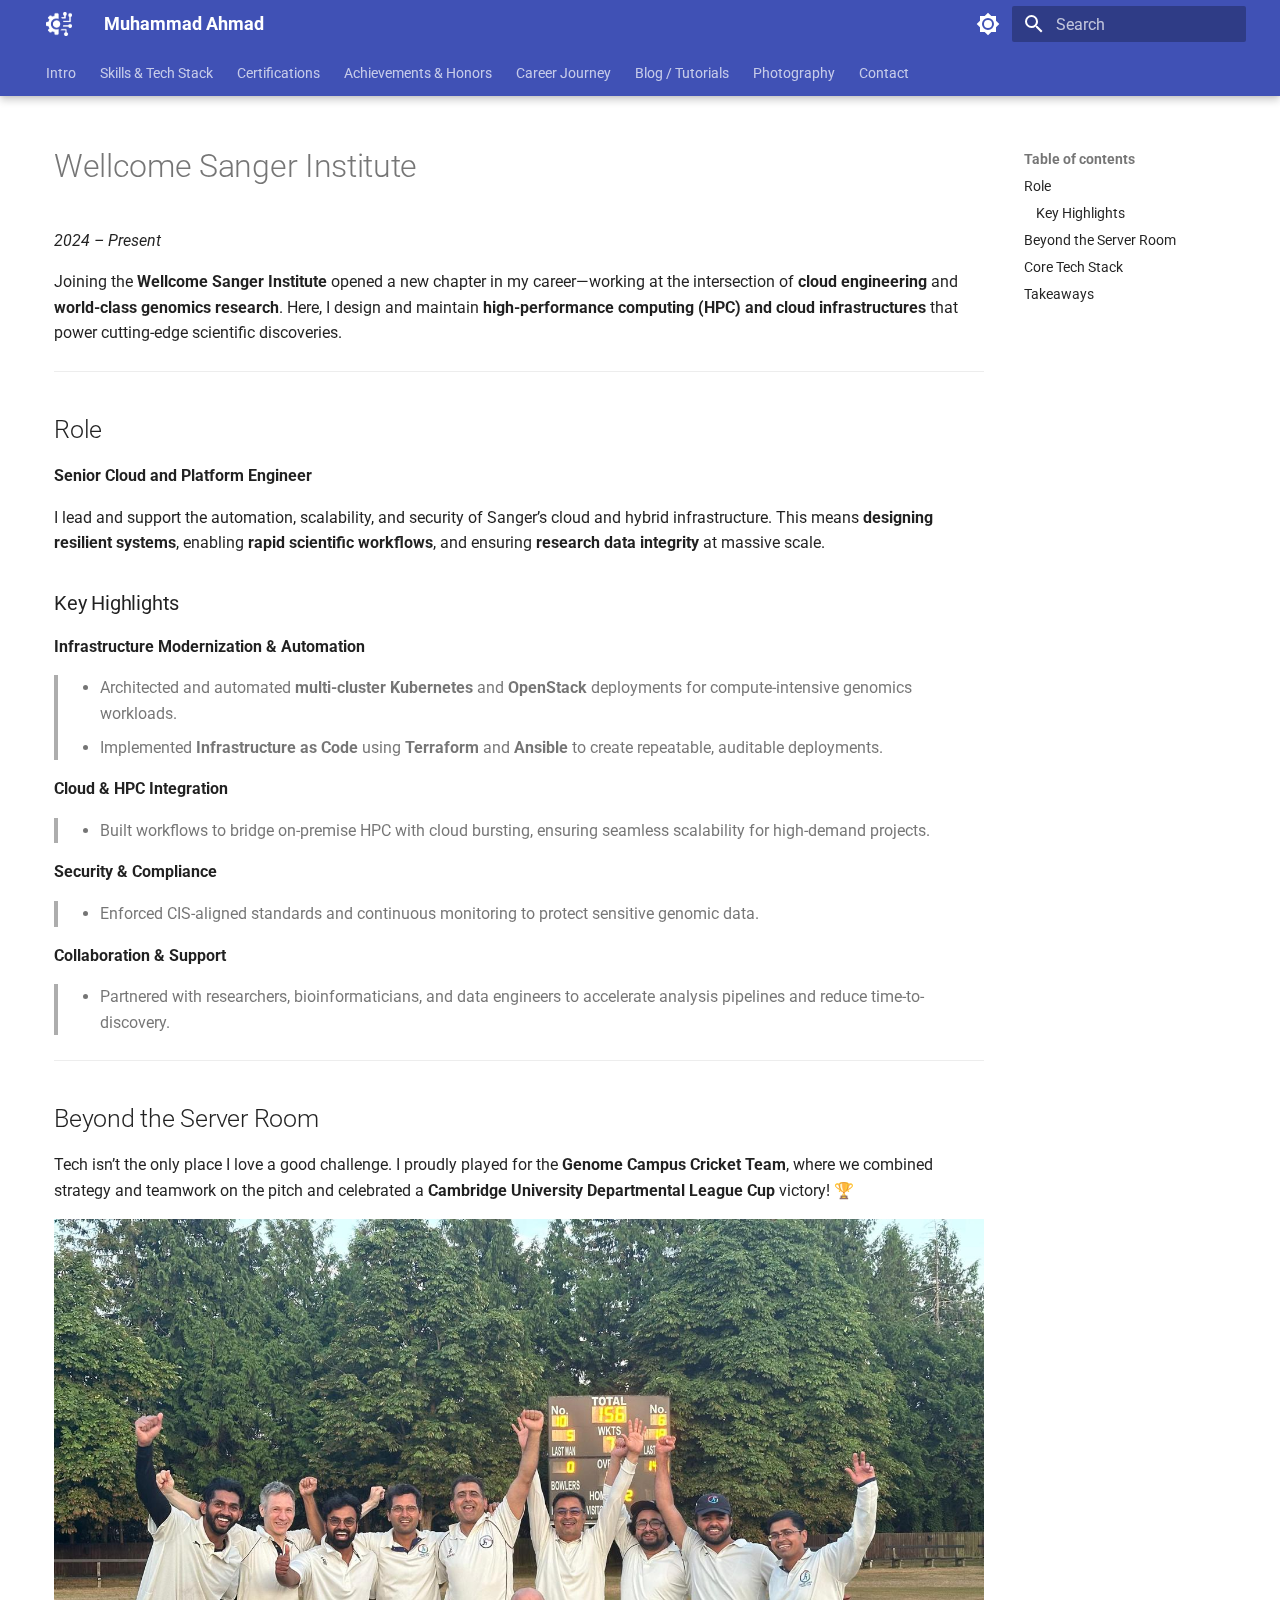
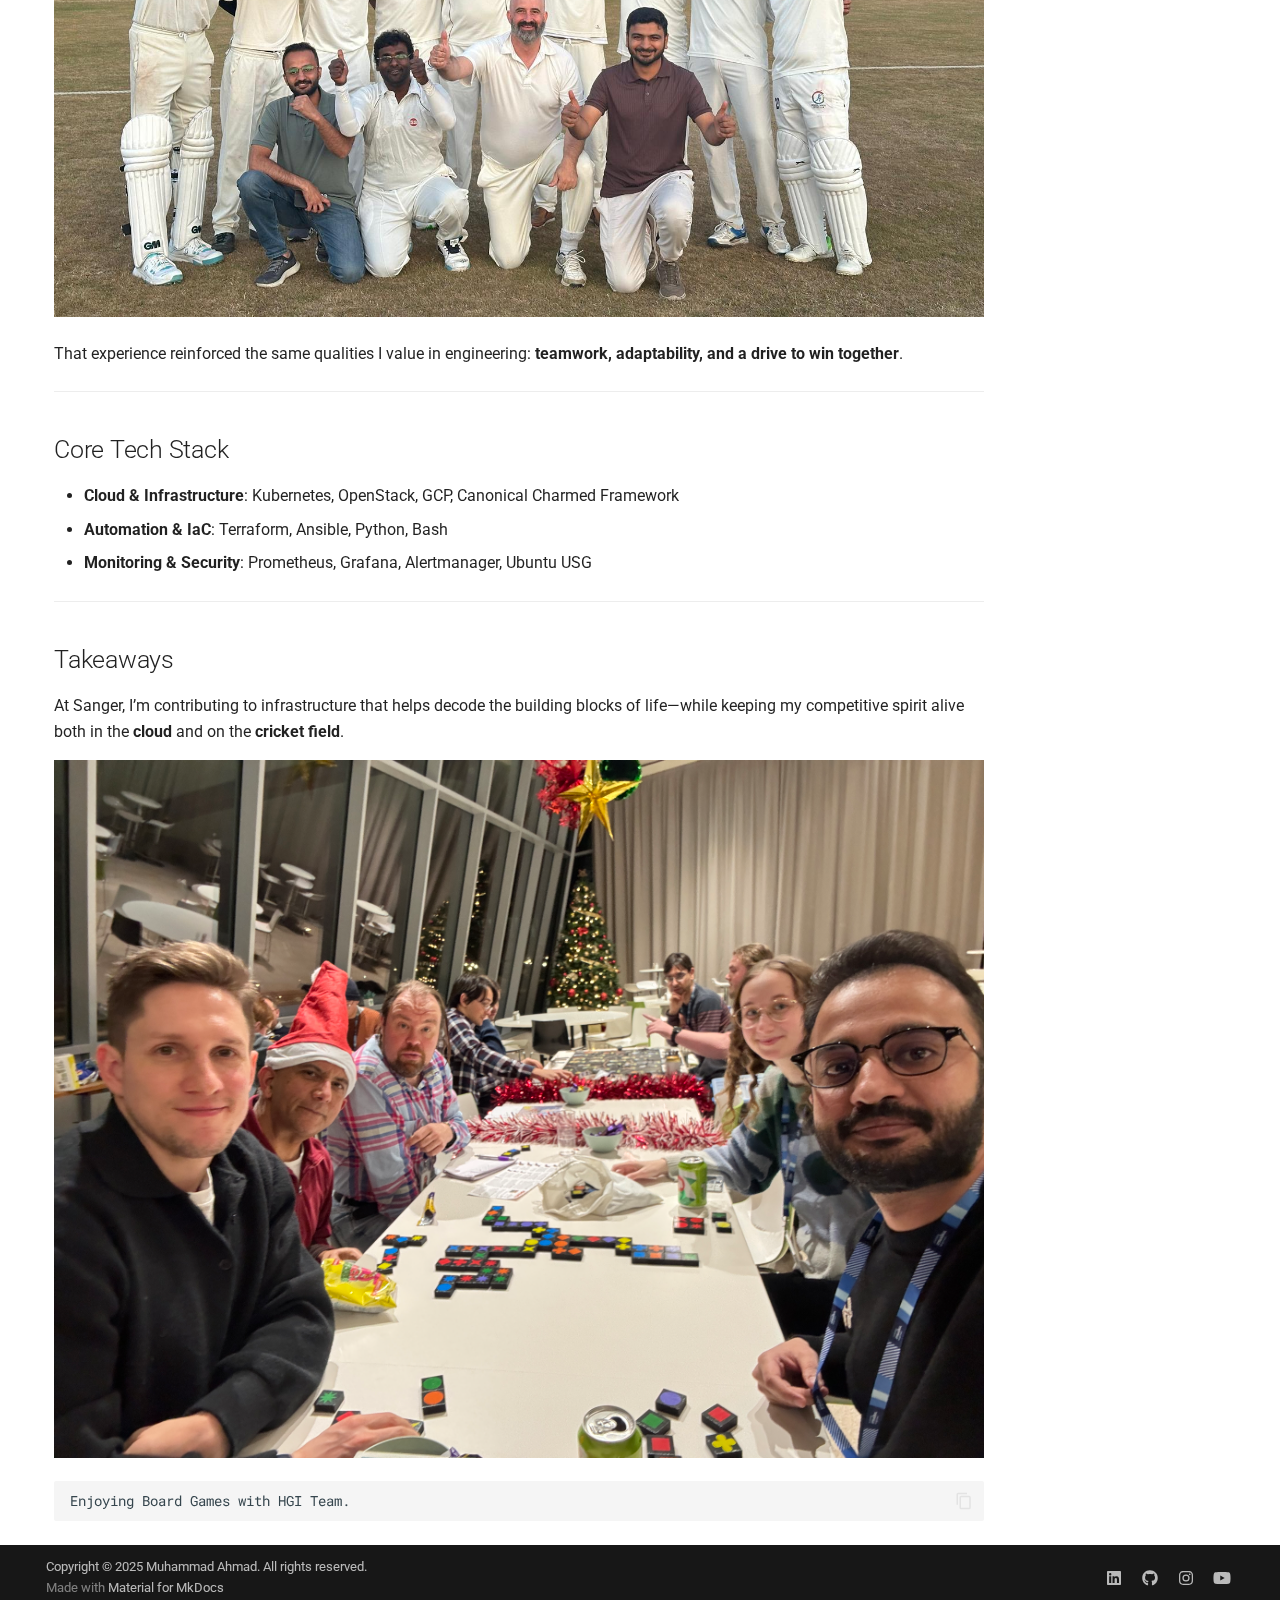
<file: career/wsi/index.html>
<!doctype html>
<html lang="en" class="no-js">
  <head>
    
      <meta charset="utf-8">
      <meta name="viewport" content="width=device-width,initial-scale=1">
      
      
      
      
      
      
      <link rel="icon" href="../../assets/images/favicon.png">
      <meta name="generator" content="mkdocs-1.6.1, mkdocs-material-9.6.20">
    
    
      
        <title>Wellcome Sanger Institute - Muhammad Ahmad</title>
      
    
    
      <link rel="stylesheet" href="../../assets/stylesheets/main.e53b48f4.min.css">
      
        
        <link rel="stylesheet" href="../../assets/stylesheets/palette.06af60db.min.css">
      
      


    
    
      
    
    
      
        
        
        <link rel="preconnect" href="https://fonts.gstatic.com" crossorigin>
        <link rel="stylesheet" href="https://fonts.googleapis.com/css?family=Roboto:300,300i,400,400i,700,700i%7CRoboto+Mono:400,400i,700,700i&display=fallback">
        <style>:root{--md-text-font:"Roboto";--md-code-font:"Roboto Mono"}</style>
      
    
    
      <link rel="stylesheet" href="../../css/extra.css">
    
    <script>__md_scope=new URL("../..",location),__md_hash=e=>[...e].reduce(((e,_)=>(e<<5)-e+_.charCodeAt(0)),0),__md_get=(e,_=localStorage,t=__md_scope)=>JSON.parse(_.getItem(t.pathname+"."+e)),__md_set=(e,_,t=localStorage,a=__md_scope)=>{try{t.setItem(a.pathname+"."+e,JSON.stringify(_))}catch(e){}}</script>
    
      

    
    
    
  </head>
  
  
    
    
      
    
    
    
    
    <body dir="ltr" data-md-color-scheme="default" data-md-color-primary="indigo" data-md-color-accent="deep-orange">
  
    
    <input class="md-toggle" data-md-toggle="drawer" type="checkbox" id="__drawer" autocomplete="off">
    <input class="md-toggle" data-md-toggle="search" type="checkbox" id="__search" autocomplete="off">
    <label class="md-overlay" for="__drawer"></label>
    <div data-md-component="skip">
      
        
        <a href="#wellcome-sanger-institute" class="md-skip">
          Skip to content
        </a>
      
    </div>
    <div data-md-component="announce">
      
    </div>
    
    
      

  

<header class="md-header md-header--shadow md-header--lifted" data-md-component="header">
  <nav class="md-header__inner md-grid" aria-label="Header">
    <a href="../.." title="Muhammad Ahmad" class="md-header__button md-logo" aria-label="Muhammad Ahmad" data-md-component="logo">
      
  <img src="../../images/logo.png" alt="logo">

    </a>
    <label class="md-header__button md-icon" for="__drawer">
      
      <svg xmlns="http://www.w3.org/2000/svg" viewBox="0 0 24 24"><path d="M3 6h18v2H3zm0 5h18v2H3zm0 5h18v2H3z"/></svg>
    </label>
    <div class="md-header__title" data-md-component="header-title">
      <div class="md-header__ellipsis">
        <div class="md-header__topic">
          <span class="md-ellipsis">
            Muhammad Ahmad
          </span>
        </div>
        <div class="md-header__topic" data-md-component="header-topic">
          <span class="md-ellipsis">
            
              Wellcome Sanger Institute
            
          </span>
        </div>
      </div>
    </div>
    
      
        <form class="md-header__option" data-md-component="palette">
  
    
    
    
    <input class="md-option" data-md-color-media="" data-md-color-scheme="default" data-md-color-primary="indigo" data-md-color-accent="deep-orange"  aria-label="Switch to dark mode"  type="radio" name="__palette" id="__palette_0">
    
      <label class="md-header__button md-icon" title="Switch to dark mode" for="__palette_1" hidden>
        <svg xmlns="http://www.w3.org/2000/svg" viewBox="0 0 24 24"><path d="M12 8a4 4 0 0 0-4 4 4 4 0 0 0 4 4 4 4 0 0 0 4-4 4 4 0 0 0-4-4m0 10a6 6 0 0 1-6-6 6 6 0 0 1 6-6 6 6 0 0 1 6 6 6 6 0 0 1-6 6m8-9.31V4h-4.69L12 .69 8.69 4H4v4.69L.69 12 4 15.31V20h4.69L12 23.31 15.31 20H20v-4.69L23.31 12z"/></svg>
      </label>
    
  
    
    
    
    <input class="md-option" data-md-color-media="" data-md-color-scheme="slate" data-md-color-primary="indigo" data-md-color-accent="deep-orange"  aria-label="Switch to light mode"  type="radio" name="__palette" id="__palette_1">
    
      <label class="md-header__button md-icon" title="Switch to light mode" for="__palette_0" hidden>
        <svg xmlns="http://www.w3.org/2000/svg" viewBox="0 0 24 24"><path d="M12 18c-.89 0-1.74-.2-2.5-.55C11.56 16.5 13 14.42 13 12s-1.44-4.5-3.5-5.45C10.26 6.2 11.11 6 12 6a6 6 0 0 1 6 6 6 6 0 0 1-6 6m8-9.31V4h-4.69L12 .69 8.69 4H4v4.69L.69 12 4 15.31V20h4.69L12 23.31 15.31 20H20v-4.69L23.31 12z"/></svg>
      </label>
    
  
</form>
      
    
    
      <script>var palette=__md_get("__palette");if(palette&&palette.color){if("(prefers-color-scheme)"===palette.color.media){var media=matchMedia("(prefers-color-scheme: light)"),input=document.querySelector(media.matches?"[data-md-color-media='(prefers-color-scheme: light)']":"[data-md-color-media='(prefers-color-scheme: dark)']");palette.color.media=input.getAttribute("data-md-color-media"),palette.color.scheme=input.getAttribute("data-md-color-scheme"),palette.color.primary=input.getAttribute("data-md-color-primary"),palette.color.accent=input.getAttribute("data-md-color-accent")}for(var[key,value]of Object.entries(palette.color))document.body.setAttribute("data-md-color-"+key,value)}</script>
    
    
    
      
      
        <label class="md-header__button md-icon" for="__search">
          
          <svg xmlns="http://www.w3.org/2000/svg" viewBox="0 0 24 24"><path d="M9.5 3A6.5 6.5 0 0 1 16 9.5c0 1.61-.59 3.09-1.56 4.23l.27.27h.79l5 5-1.5 1.5-5-5v-.79l-.27-.27A6.52 6.52 0 0 1 9.5 16 6.5 6.5 0 0 1 3 9.5 6.5 6.5 0 0 1 9.5 3m0 2C7 5 5 7 5 9.5S7 14 9.5 14 14 12 14 9.5 12 5 9.5 5"/></svg>
        </label>
        <div class="md-search" data-md-component="search" role="dialog">
  <label class="md-search__overlay" for="__search"></label>
  <div class="md-search__inner" role="search">
    <form class="md-search__form" name="search">
      <input type="text" class="md-search__input" name="query" aria-label="Search" placeholder="Search" autocapitalize="off" autocorrect="off" autocomplete="off" spellcheck="false" data-md-component="search-query" required>
      <label class="md-search__icon md-icon" for="__search">
        
        <svg xmlns="http://www.w3.org/2000/svg" viewBox="0 0 24 24"><path d="M9.5 3A6.5 6.5 0 0 1 16 9.5c0 1.61-.59 3.09-1.56 4.23l.27.27h.79l5 5-1.5 1.5-5-5v-.79l-.27-.27A6.52 6.52 0 0 1 9.5 16 6.5 6.5 0 0 1 3 9.5 6.5 6.5 0 0 1 9.5 3m0 2C7 5 5 7 5 9.5S7 14 9.5 14 14 12 14 9.5 12 5 9.5 5"/></svg>
        
        <svg xmlns="http://www.w3.org/2000/svg" viewBox="0 0 24 24"><path d="M20 11v2H8l5.5 5.5-1.42 1.42L4.16 12l7.92-7.92L13.5 5.5 8 11z"/></svg>
      </label>
      <nav class="md-search__options" aria-label="Search">
        
        <button type="reset" class="md-search__icon md-icon" title="Clear" aria-label="Clear" tabindex="-1">
          
          <svg xmlns="http://www.w3.org/2000/svg" viewBox="0 0 24 24"><path d="M19 6.41 17.59 5 12 10.59 6.41 5 5 6.41 10.59 12 5 17.59 6.41 19 12 13.41 17.59 19 19 17.59 13.41 12z"/></svg>
        </button>
      </nav>
      
    </form>
    <div class="md-search__output">
      <div class="md-search__scrollwrap" tabindex="0" data-md-scrollfix>
        <div class="md-search-result" data-md-component="search-result">
          <div class="md-search-result__meta">
            Initializing search
          </div>
          <ol class="md-search-result__list" role="presentation"></ol>
        </div>
      </div>
    </div>
  </div>
</div>
      
    
    
  </nav>
  
    
      
<nav class="md-tabs" aria-label="Tabs" data-md-component="tabs">
  <div class="md-grid">
    <ul class="md-tabs__list">
      
        
  
  
  
  
    <li class="md-tabs__item">
      <a href="../.." class="md-tabs__link">
        
  
  
    
  
  Intro

      </a>
    </li>
  

      
        
  
  
  
  
    <li class="md-tabs__item">
      <a href="../../skills/" class="md-tabs__link">
        
  
  
    
  
  Skills & Tech Stack

      </a>
    </li>
  

      
        
  
  
  
  
    <li class="md-tabs__item">
      <a href="../../certifications/" class="md-tabs__link">
        
  
  
    
  
  Certifications

      </a>
    </li>
  

      
        
  
  
  
  
    <li class="md-tabs__item">
      <a href="../../achievements/" class="md-tabs__link">
        
  
  
    
  
  Achievements & Honors

      </a>
    </li>
  

      
        
  
  
  
  
    
    
      <li class="md-tabs__item">
        <a href="../" class="md-tabs__link">
          
  
  
  Career Journey

        </a>
      </li>
    
  

      
        
  
  
  
  
    
    
      <li class="md-tabs__item">
        <a href="../../blog/" class="md-tabs__link">
          
  
  
  Blog / Tutorials

        </a>
      </li>
    
  

      
        
  
  
  
  
    <li class="md-tabs__item">
      <a href="../../photography/" class="md-tabs__link">
        
  
  
    
  
  Photography

      </a>
    </li>
  

      
        
  
  
  
  
    <li class="md-tabs__item">
      <a href="../../contact/" class="md-tabs__link">
        
  
  
    
  
  Contact

      </a>
    </li>
  

      
    </ul>
  </div>
</nav>
    
  
</header>
    
    <div class="md-container" data-md-component="container">
      
      
        
      
      <main class="md-main" data-md-component="main">
        <div class="md-main__inner md-grid">
          
            
              
              <div class="md-sidebar md-sidebar--primary" data-md-component="sidebar" data-md-type="navigation" >
                <div class="md-sidebar__scrollwrap">
                  <div class="md-sidebar__inner">
                    


  


<nav class="md-nav md-nav--primary md-nav--lifted" aria-label="Navigation" data-md-level="0">
  <label class="md-nav__title" for="__drawer">
    <a href="../.." title="Muhammad Ahmad" class="md-nav__button md-logo" aria-label="Muhammad Ahmad" data-md-component="logo">
      
  <img src="../../images/logo.png" alt="logo">

    </a>
    Muhammad Ahmad
  </label>
  
  <ul class="md-nav__list" data-md-scrollfix>
    
      
      
  
  
  
  
    <li class="md-nav__item">
      <a href="../.." class="md-nav__link">
        
  
  
  <span class="md-ellipsis">
    Intro
    
  </span>
  

      </a>
    </li>
  

    
      
      
  
  
  
  
    <li class="md-nav__item">
      <a href="../../skills/" class="md-nav__link">
        
  
  
  <span class="md-ellipsis">
    Skills & Tech Stack
    
  </span>
  

      </a>
    </li>
  

    
      
      
  
  
  
  
    <li class="md-nav__item">
      <a href="../../certifications/" class="md-nav__link">
        
  
  
  <span class="md-ellipsis">
    Certifications
    
  </span>
  

      </a>
    </li>
  

    
      
      
  
  
  
  
    <li class="md-nav__item">
      <a href="../../achievements/" class="md-nav__link">
        
  
  
  <span class="md-ellipsis">
    Achievements & Honors
    
  </span>
  

      </a>
    </li>
  

    
      
      
  
  
  
  
    
    
    
    
      
      
    
    
    <li class="md-nav__item md-nav__item--nested">
      
        
        
        <input class="md-nav__toggle md-toggle " type="checkbox" id="__nav_5" >
        
          
          <label class="md-nav__link" for="__nav_5" id="__nav_5_label" tabindex="0">
            
  
  
  <span class="md-ellipsis">
    Career Journey
    
  </span>
  

            <span class="md-nav__icon md-icon"></span>
          </label>
        
        <nav class="md-nav" data-md-level="1" aria-labelledby="__nav_5_label" aria-expanded="false">
          <label class="md-nav__title" for="__nav_5">
            <span class="md-nav__icon md-icon"></span>
            Career Journey
          </label>
          <ul class="md-nav__list" data-md-scrollfix>
            
              
                
  
  
  
  
    <li class="md-nav__item">
      <a href="../" class="md-nav__link">
        
  
  
  <span class="md-ellipsis">
    Career Journey
    
  </span>
  

      </a>
    </li>
  

              
            
          </ul>
        </nav>
      
    </li>
  

    
      
      
  
  
  
  
    
    
    
    
      
      
    
    
    <li class="md-nav__item md-nav__item--nested">
      
        
        
        <input class="md-nav__toggle md-toggle " type="checkbox" id="__nav_6" >
        
          
          <label class="md-nav__link" for="__nav_6" id="__nav_6_label" tabindex="0">
            
  
  
  <span class="md-ellipsis">
    Blog / Tutorials
    
  </span>
  

            <span class="md-nav__icon md-icon"></span>
          </label>
        
        <nav class="md-nav" data-md-level="1" aria-labelledby="__nav_6_label" aria-expanded="false">
          <label class="md-nav__title" for="__nav_6">
            <span class="md-nav__icon md-icon"></span>
            Blog / Tutorials
          </label>
          <ul class="md-nav__list" data-md-scrollfix>
            
              
                
  
  
  
  
    <li class="md-nav__item">
      <a href="../../blog/" class="md-nav__link">
        
  
  
  <span class="md-ellipsis">
    Blog Home
    
  </span>
  

      </a>
    </li>
  

              
            
              
                
  
  
  
  
    <li class="md-nav__item">
      <a href="../../blog/post1.md" class="md-nav__link">
        
  
  
  <span class="md-ellipsis">
    First Post
    
  </span>
  

      </a>
    </li>
  

              
            
              
                
  
  
  
  
    <li class="md-nav__item">
      <a href="../../blog/post2.md" class="md-nav__link">
        
  
  
  <span class="md-ellipsis">
    Second Post
    
  </span>
  

      </a>
    </li>
  

              
            
          </ul>
        </nav>
      
    </li>
  

    
      
      
  
  
  
  
    <li class="md-nav__item">
      <a href="../../photography/" class="md-nav__link">
        
  
  
  <span class="md-ellipsis">
    Photography
    
  </span>
  

      </a>
    </li>
  

    
      
      
  
  
  
  
    <li class="md-nav__item">
      <a href="../../contact/" class="md-nav__link">
        
  
  
  <span class="md-ellipsis">
    Contact
    
  </span>
  

      </a>
    </li>
  

    
  </ul>
</nav>
                  </div>
                </div>
              </div>
            
            
              
              <div class="md-sidebar md-sidebar--secondary" data-md-component="sidebar" data-md-type="toc" >
                <div class="md-sidebar__scrollwrap">
                  <div class="md-sidebar__inner">
                    

<nav class="md-nav md-nav--secondary" aria-label="Table of contents">
  
  
  
    
  
  
    <label class="md-nav__title" for="__toc">
      <span class="md-nav__icon md-icon"></span>
      Table of contents
    </label>
    <ul class="md-nav__list" data-md-component="toc" data-md-scrollfix>
      
        <li class="md-nav__item">
  <a href="#role" class="md-nav__link">
    <span class="md-ellipsis">
      Role
    </span>
  </a>
  
    <nav class="md-nav" aria-label="Role">
      <ul class="md-nav__list">
        
          <li class="md-nav__item">
  <a href="#key-highlights" class="md-nav__link">
    <span class="md-ellipsis">
      Key Highlights
    </span>
  </a>
  
</li>
        
      </ul>
    </nav>
  
</li>
      
        <li class="md-nav__item">
  <a href="#beyond-the-server-room" class="md-nav__link">
    <span class="md-ellipsis">
      Beyond the Server Room
    </span>
  </a>
  
</li>
      
        <li class="md-nav__item">
  <a href="#core-tech-stack" class="md-nav__link">
    <span class="md-ellipsis">
      Core Tech Stack
    </span>
  </a>
  
</li>
      
        <li class="md-nav__item">
  <a href="#takeaways" class="md-nav__link">
    <span class="md-ellipsis">
      Takeaways
    </span>
  </a>
  
</li>
      
    </ul>
  
</nav>
                  </div>
                </div>
              </div>
            
          
          
            <div class="md-content" data-md-component="content">
              <article class="md-content__inner md-typeset">
                
                  



<h1 id="wellcome-sanger-institute">Wellcome Sanger Institute<a class="headerlink" href="#wellcome-sanger-institute" title="Permanent link">&para;</a></h1>
<p><em>2024 – Present</em></p>
<p>Joining the <strong>Wellcome Sanger Institute</strong> opened a new chapter in my career—working at the intersection of <strong>cloud engineering</strong> and <strong>world-class genomics research</strong>. Here, I design and maintain <strong>high-performance computing (HPC) and cloud infrastructures</strong> that power cutting-edge scientific discoveries.</p>
<hr />
<h2 id="role">Role<a class="headerlink" href="#role" title="Permanent link">&para;</a></h2>
<p><strong>Senior Cloud and Platform Engineer</strong></p>
<p>I lead and support the automation, scalability, and security of Sanger’s cloud and hybrid infrastructure. This means <strong>designing resilient systems</strong>, enabling <strong>rapid scientific workflows</strong>, and ensuring <strong>research data integrity</strong> at massive scale.</p>
<h3 id="key-highlights">Key Highlights<a class="headerlink" href="#key-highlights" title="Permanent link">&para;</a></h3>
<p><strong>Infrastructure Modernization &amp; Automation</strong>  </p>
<blockquote>
<ul>
<li>Architected and automated <strong>multi-cluster Kubernetes</strong> and <strong>OpenStack</strong> deployments for compute-intensive genomics workloads.  </li>
<li>Implemented <strong>Infrastructure as Code</strong> using <strong>Terraform</strong> and <strong>Ansible</strong> to create repeatable, auditable deployments.</li>
</ul>
</blockquote>
<p><strong>Cloud &amp; HPC Integration</strong>  </p>
<blockquote>
<ul>
<li>Built workflows to bridge on-premise HPC with cloud bursting, ensuring seamless scalability for high-demand projects.</li>
</ul>
</blockquote>
<p><strong>Security &amp; Compliance</strong>  </p>
<blockquote>
<ul>
<li>Enforced CIS-aligned standards and continuous monitoring to protect sensitive genomic data.</li>
</ul>
</blockquote>
<p><strong>Collaboration &amp; Support</strong>  </p>
<blockquote>
<ul>
<li>Partnered with researchers, bioinformaticians, and data engineers to accelerate analysis pipelines and reduce time-to-discovery.</li>
</ul>
</blockquote>
<hr />
<h2 id="beyond-the-server-room">Beyond the Server Room<a class="headerlink" href="#beyond-the-server-room" title="Permanent link">&para;</a></h2>
<p>Tech isn’t the only place I love a good challenge. I proudly played for the <strong>Genome Campus Cricket Team</strong>, where we combined strategy and teamwork on the pitch and celebrated a <strong>Cambridge University Departmental League Cup</strong> victory! 🏆  </p>
<p><img src="/images/career/cup.jpg" alt="Cup" height="40" /></p>
<p>That experience reinforced the same qualities I value in engineering: <strong>teamwork, adaptability, and a drive to win together</strong>.</p>
<hr />
<h2 id="core-tech-stack">Core Tech Stack<a class="headerlink" href="#core-tech-stack" title="Permanent link">&para;</a></h2>
<ul>
<li><strong>Cloud &amp; Infrastructure</strong>: Kubernetes, OpenStack, GCP, Canonical Charmed Framework  </li>
<li><strong>Automation &amp; IaC</strong>: Terraform, Ansible, Python, Bash  </li>
<li><strong>Monitoring &amp; Security</strong>: Prometheus, Grafana, Alertmanager, Ubuntu USG  </li>
</ul>
<hr />
<h2 id="takeaways">Takeaways<a class="headerlink" href="#takeaways" title="Permanent link">&para;</a></h2>
<p>At Sanger, I’m contributing to infrastructure that helps decode the building blocks of life—while keeping my competitive spirit alive both in the <strong>cloud</strong> and on the <strong>cricket field</strong>.</p>
<p><img src="/images/career/boardgames.jpg" alt="Board Games" height="40" /></p>
<div class="codehilite"><pre><span></span><code>Enjoying Board Games with HGI Team.
</code></pre></div>












                
              </article>
            </div>
          
          
<script>var target=document.getElementById(location.hash.slice(1));target&&target.name&&(target.checked=target.name.startsWith("__tabbed_"))</script>
        </div>
        
          <button type="button" class="md-top md-icon" data-md-component="top" hidden>
  
  <svg xmlns="http://www.w3.org/2000/svg" viewBox="0 0 24 24"><path d="M13 20h-2V8l-5.5 5.5-1.42-1.42L12 4.16l7.92 7.92-1.42 1.42L13 8z"/></svg>
  Back to top
</button>
        
      </main>
      
        <footer class="md-footer">
  
    
  
  <div class="md-footer-meta md-typeset">
    <div class="md-footer-meta__inner md-grid">
      <div class="md-copyright">
  
    <div class="md-copyright__highlight">
      Copyright &copy; 2025 Muhammad Ahmad. All rights reserved.
    </div>
  
  
    Made with
    <a href="https://squidfunk.github.io/mkdocs-material/" target="_blank" rel="noopener">
      Material for MkDocs
    </a>
  
</div>
      
        
<div class="md-social">
  
    
    
    
    
      
      
    
    <a href="https://www.linkedin.com/in/muhammad-ahmad-b6a04736/" target="_blank" rel="noopener" title="www.linkedin.com" class="md-social__link">
      <svg xmlns="http://www.w3.org/2000/svg" viewBox="0 0 448 512"><!--! Font Awesome Free 7.0.0 by @fontawesome - https://fontawesome.com License - https://fontawesome.com/license/free (Icons: CC BY 4.0, Fonts: SIL OFL 1.1, Code: MIT License) Copyright 2025 Fonticons, Inc.--><path d="M416 32H31.9C14.3 32 0 46.5 0 64.3v383.4C0 465.5 14.3 480 31.9 480H416c17.6 0 32-14.5 32-32.3V64.3c0-17.8-14.4-32.3-32-32.3M135.4 416H69V202.2h66.5V416zM102.2 96a38.5 38.5 0 1 1 0 77 38.5 38.5 0 1 1 0-77m282.1 320h-66.4V312c0-24.8-.5-56.7-34.5-56.7-34.6 0-39.9 27-39.9 54.9V416h-66.4V202.2h63.7v29.2h.9c8.9-16.8 30.6-34.5 62.9-34.5 67.2 0 79.7 44.3 79.7 101.9z"/></svg>
    </a>
  
    
    
    
    
      
      
    
    <a href="https://www.github.com/ahmadfsbd" target="_blank" rel="noopener" title="www.github.com" class="md-social__link">
      <svg xmlns="http://www.w3.org/2000/svg" viewBox="0 0 512 512"><!--! Font Awesome Free 7.0.0 by @fontawesome - https://fontawesome.com License - https://fontawesome.com/license/free (Icons: CC BY 4.0, Fonts: SIL OFL 1.1, Code: MIT License) Copyright 2025 Fonticons, Inc.--><path d="M173.9 397.4c0 2-2.3 3.6-5.2 3.6-3.3.3-5.6-1.3-5.6-3.6 0-2 2.3-3.6 5.2-3.6 3-.3 5.6 1.3 5.6 3.6m-31.1-4.5c-.7 2 1.3 4.3 4.3 4.9 2.6 1 5.6 0 6.2-2s-1.3-4.3-4.3-5.2c-2.6-.7-5.5.3-6.2 2.3m44.2-1.7c-2.9.7-4.9 2.6-4.6 4.9.3 2 2.9 3.3 5.9 2.6 2.9-.7 4.9-2.6 4.6-4.6-.3-1.9-3-3.2-5.9-2.9M252.8 8C114.1 8 8 113.3 8 252c0 110.9 69.8 205.8 169.5 239.2 12.8 2.3 17.3-5.6 17.3-12.1 0-6.2-.3-40.4-.3-61.4 0 0-70 15-84.7-29.8 0 0-11.4-29.1-27.8-36.6 0 0-22.9-15.7 1.6-15.4 0 0 24.9 2 38.6 25.8 21.9 38.6 58.6 27.5 72.9 20.9 2.3-16 8.8-27.1 16-33.7-55.9-6.2-112.3-14.3-112.3-110.5 0-27.5 7.6-41.3 23.6-58.9-2.6-6.5-11.1-33.3 2.6-67.9 20.9-6.5 69 27 69 27 20-5.6 41.5-8.5 62.8-8.5s42.8 2.9 62.8 8.5c0 0 48.1-33.6 69-27 13.7 34.7 5.2 61.4 2.6 67.9 16 17.7 25.8 31.5 25.8 58.9 0 96.5-58.9 104.2-114.8 110.5 9.2 7.9 17 22.9 17 46.4 0 33.7-.3 75.4-.3 83.6 0 6.5 4.6 14.4 17.3 12.1C436.2 457.8 504 362.9 504 252 504 113.3 391.5 8 252.8 8M105.2 352.9c-1.3 1-1 3.3.7 5.2 1.6 1.6 3.9 2.3 5.2 1 1.3-1 1-3.3-.7-5.2-1.6-1.6-3.9-2.3-5.2-1m-10.8-8.1c-.7 1.3.3 2.9 2.3 3.9 1.6 1 3.6.7 4.3-.7.7-1.3-.3-2.9-2.3-3.9-2-.6-3.6-.3-4.3.7m32.4 35.6c-1.6 1.3-1 4.3 1.3 6.2 2.3 2.3 5.2 2.6 6.5 1 1.3-1.3.7-4.3-1.3-6.2-2.2-2.3-5.2-2.6-6.5-1m-11.4-14.7c-1.6 1-1.6 3.6 0 5.9s4.3 3.3 5.6 2.3c1.6-1.3 1.6-3.9 0-6.2-1.4-2.3-4-3.3-5.6-2"/></svg>
    </a>
  
    
    
    
    
      
      
    
    <a href="https://www.instagram.com/ehm_ud" target="_blank" rel="noopener" title="www.instagram.com" class="md-social__link">
      <svg xmlns="http://www.w3.org/2000/svg" viewBox="0 0 448 512"><!--! Font Awesome Free 7.0.0 by @fontawesome - https://fontawesome.com License - https://fontawesome.com/license/free (Icons: CC BY 4.0, Fonts: SIL OFL 1.1, Code: MIT License) Copyright 2025 Fonticons, Inc.--><path d="M224.3 141a115 115 0 1 0-.6 230 115 115 0 1 0 .6-230m-.6 40.4a74.6 74.6 0 1 1 .6 149.2 74.6 74.6 0 1 1-.6-149.2m93.4-45.1a26.8 26.8 0 1 1 53.6 0 26.8 26.8 0 1 1-53.6 0m129.7 27.2c-1.7-35.9-9.9-67.7-36.2-93.9-26.2-26.2-58-34.4-93.9-36.2-37-2.1-147.9-2.1-184.9 0-35.8 1.7-67.6 9.9-93.9 36.1s-34.4 58-36.2 93.9c-2.1 37-2.1 147.9 0 184.9 1.7 35.9 9.9 67.7 36.2 93.9s58 34.4 93.9 36.2c37 2.1 147.9 2.1 184.9 0 35.9-1.7 67.7-9.9 93.9-36.2 26.2-26.2 34.4-58 36.2-93.9 2.1-37 2.1-147.8 0-184.8M399 388c-7.8 19.6-22.9 34.7-42.6 42.6-29.5 11.7-99.5 9-132.1 9s-102.7 2.6-132.1-9c-19.6-7.8-34.7-22.9-42.6-42.6-11.7-29.5-9-99.5-9-132.1s-2.6-102.7 9-132.1c7.8-19.6 22.9-34.7 42.6-42.6 29.5-11.7 99.5-9 132.1-9s102.7-2.6 132.1 9c19.6 7.8 34.7 22.9 42.6 42.6 11.7 29.5 9 99.5 9 132.1s2.7 102.7-9 132.1"/></svg>
    </a>
  
    
    
    
    
      
      
    
    <a href="https://www.youtube.com/@ehm_ud" target="_blank" rel="noopener" title="www.youtube.com" class="md-social__link">
      <svg xmlns="http://www.w3.org/2000/svg" viewBox="0 0 576 512"><!--! Font Awesome Free 7.0.0 by @fontawesome - https://fontawesome.com License - https://fontawesome.com/license/free (Icons: CC BY 4.0, Fonts: SIL OFL 1.1, Code: MIT License) Copyright 2025 Fonticons, Inc.--><path d="M549.7 124.1c-6.2-23.7-24.8-42.3-48.3-48.6C458.9 64 288.1 64 288.1 64S117.3 64 74.7 75.5c-23.5 6.3-42 24.9-48.3 48.6C15 167 15 256.4 15 256.4s0 89.4 11.4 132.3c6.3 23.6 24.8 41.5 48.3 47.8C117.3 448 288.1 448 288.1 448s170.8 0 213.4-11.5c23.5-6.3 42-24.2 48.3-47.8 11.4-42.9 11.4-132.3 11.4-132.3s0-89.4-11.4-132.3zM232.2 337.6V175.2l142.7 81.2z"/></svg>
    </a>
  
</div>
      
    </div>
  </div>
</footer>
      
    </div>
    <div class="md-dialog" data-md-component="dialog">
      <div class="md-dialog__inner md-typeset"></div>
    </div>
    
    
    
      
      <script id="__config" type="application/json">{"base": "../..", "features": ["navigation.footer", "navigation.instant", "navigation.top", "navigation.tracking", "navigation.tabs.sticky", "navigation.tabs", "navigation.tabs.sticky", "content.code.copy"], "search": "../../assets/javascripts/workers/search.973d3a69.min.js", "tags": null, "translations": {"clipboard.copied": "Copied to clipboard", "clipboard.copy": "Copy to clipboard", "search.result.more.one": "1 more on this page", "search.result.more.other": "# more on this page", "search.result.none": "No matching documents", "search.result.one": "1 matching document", "search.result.other": "# matching documents", "search.result.placeholder": "Type to start searching", "search.result.term.missing": "Missing", "select.version": "Select version"}, "version": null}</script>
    
    
      <script src="../../assets/javascripts/bundle.f55a23d4.min.js"></script>
      
    
  </body>
</html>
</file>
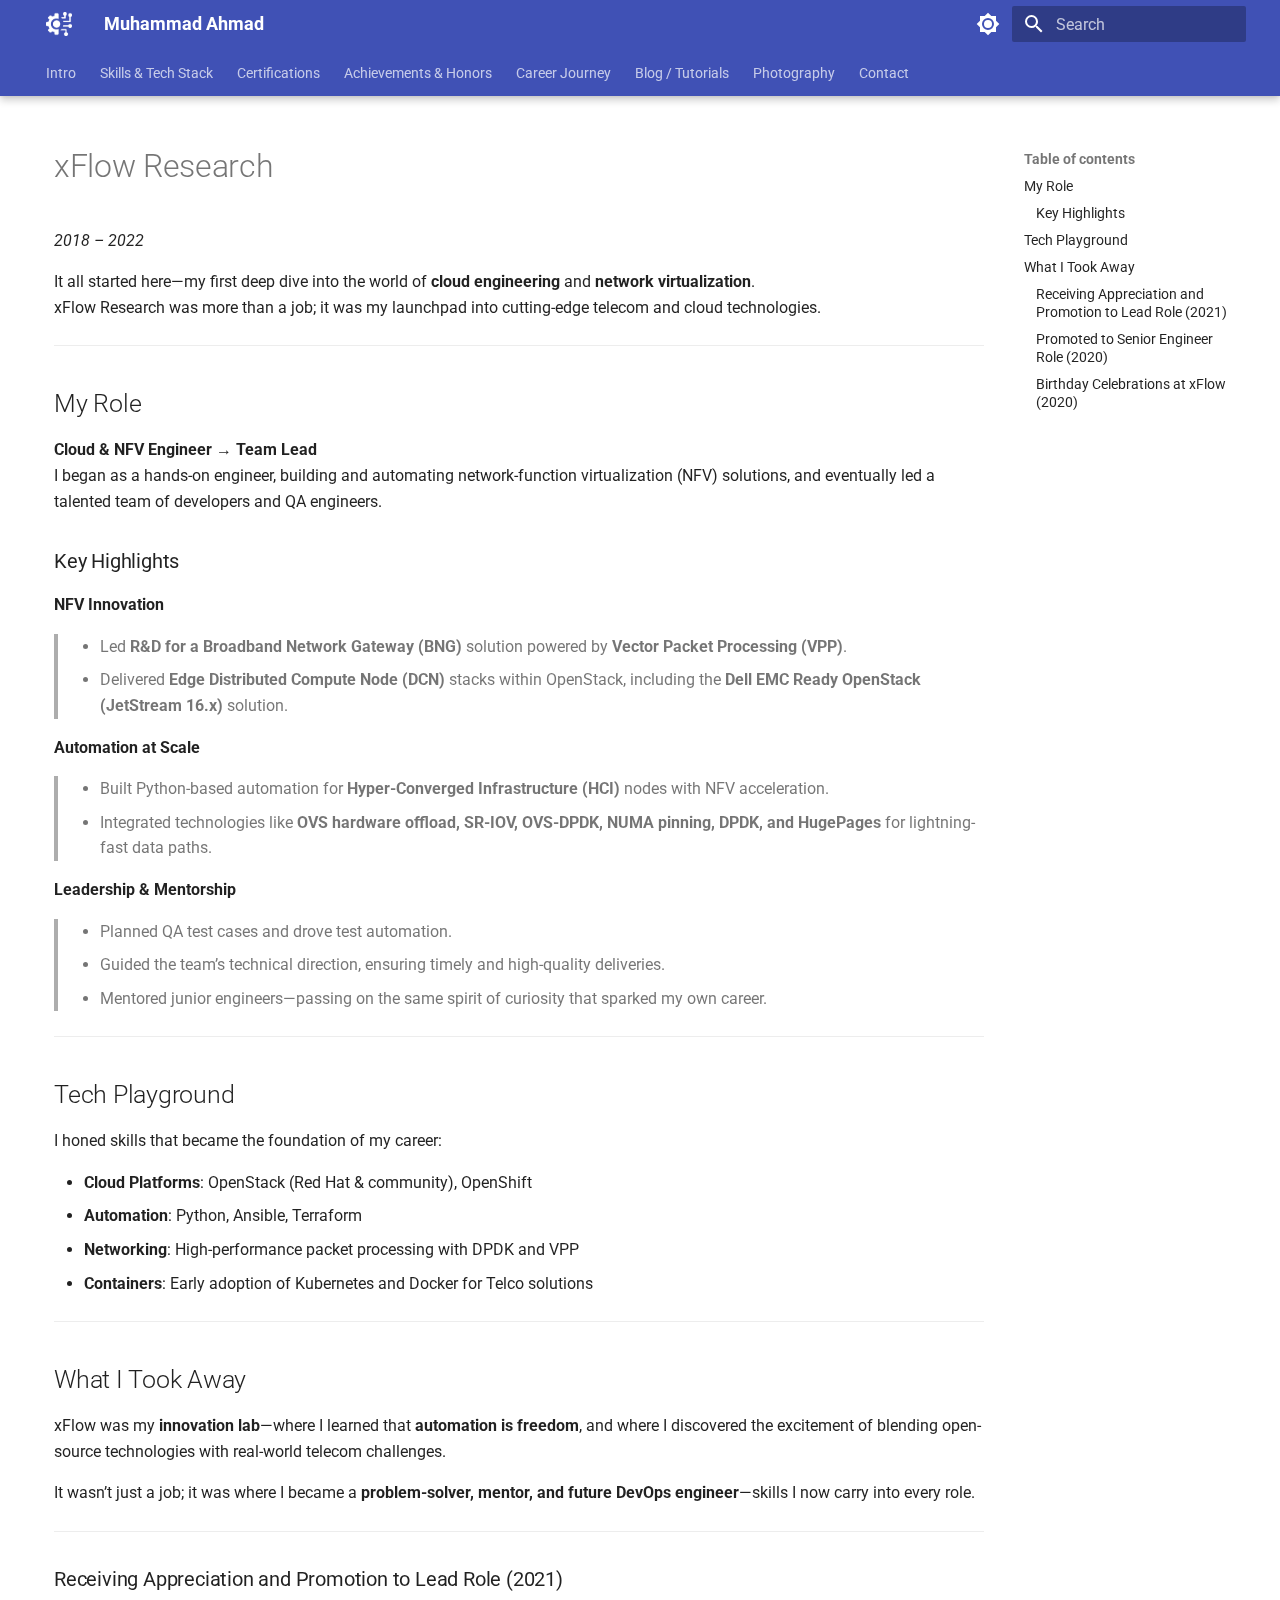
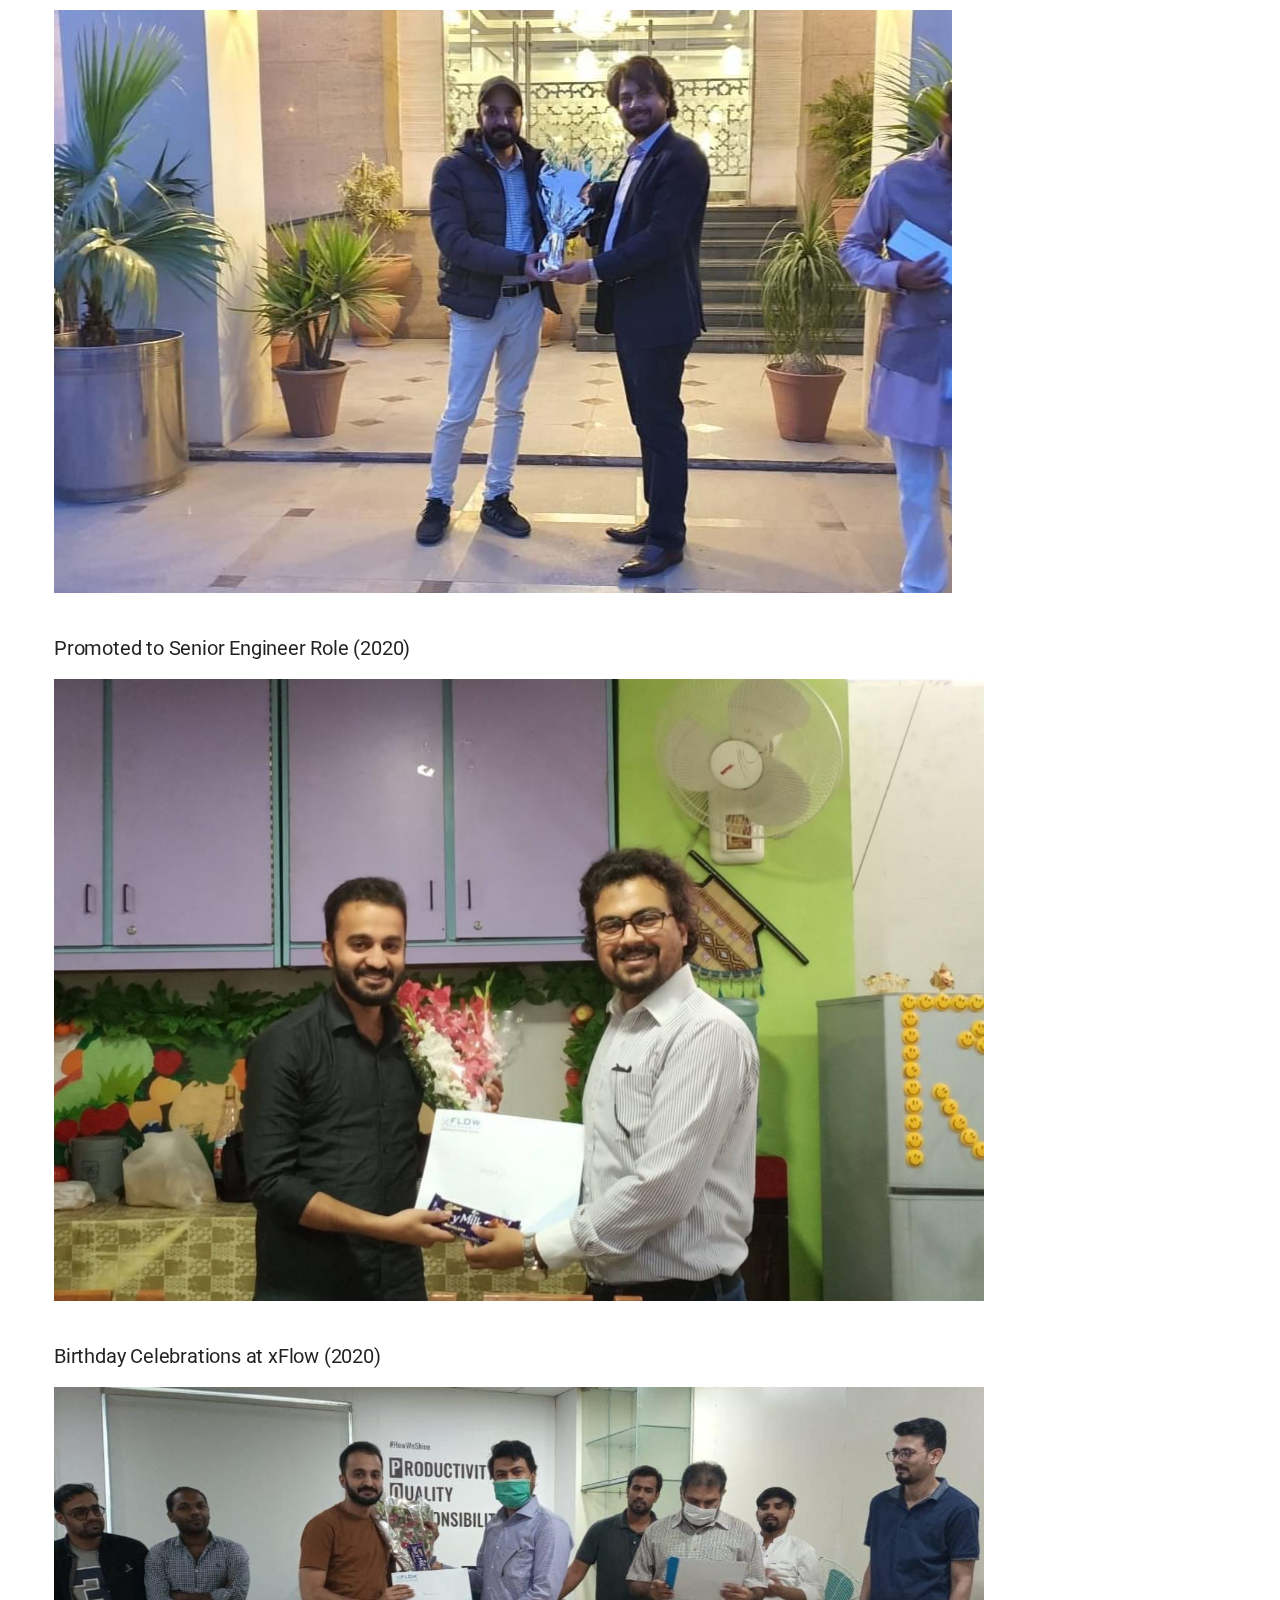
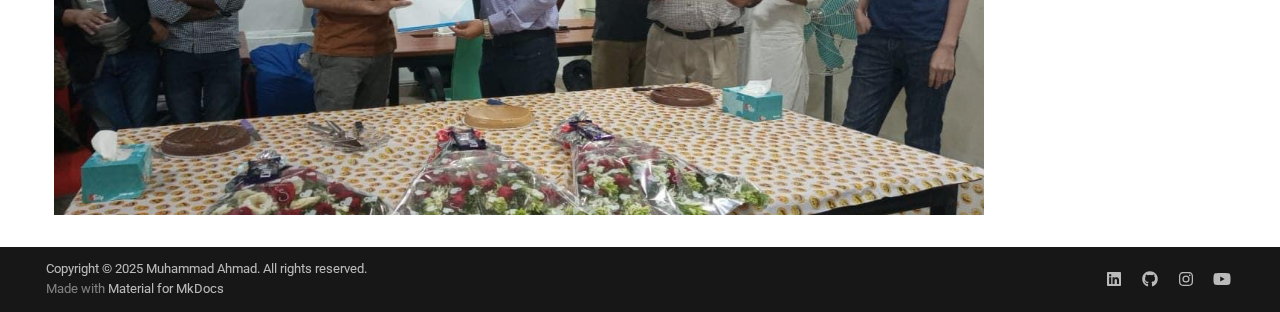
<file: career/xflow/index.html>
<!doctype html>
<html lang="en" class="no-js">
  <head>
    
      <meta charset="utf-8">
      <meta name="viewport" content="width=device-width,initial-scale=1">
      
      
      
      
      
      
      <link rel="icon" href="../../assets/images/favicon.png">
      <meta name="generator" content="mkdocs-1.6.1, mkdocs-material-9.6.20">
    
    
      
        <title>xFlow Research - Muhammad Ahmad</title>
      
    
    
      <link rel="stylesheet" href="../../assets/stylesheets/main.e53b48f4.min.css">
      
        
        <link rel="stylesheet" href="../../assets/stylesheets/palette.06af60db.min.css">
      
      


    
    
      
    
    
      
        
        
        <link rel="preconnect" href="https://fonts.gstatic.com" crossorigin>
        <link rel="stylesheet" href="https://fonts.googleapis.com/css?family=Roboto:300,300i,400,400i,700,700i%7CRoboto+Mono:400,400i,700,700i&display=fallback">
        <style>:root{--md-text-font:"Roboto";--md-code-font:"Roboto Mono"}</style>
      
    
    
      <link rel="stylesheet" href="../../css/extra.css">
    
    <script>__md_scope=new URL("../..",location),__md_hash=e=>[...e].reduce(((e,_)=>(e<<5)-e+_.charCodeAt(0)),0),__md_get=(e,_=localStorage,t=__md_scope)=>JSON.parse(_.getItem(t.pathname+"."+e)),__md_set=(e,_,t=localStorage,a=__md_scope)=>{try{t.setItem(a.pathname+"."+e,JSON.stringify(_))}catch(e){}}</script>
    
      

    
    
    
  </head>
  
  
    
    
      
    
    
    
    
    <body dir="ltr" data-md-color-scheme="default" data-md-color-primary="indigo" data-md-color-accent="deep-orange">
  
    
    <input class="md-toggle" data-md-toggle="drawer" type="checkbox" id="__drawer" autocomplete="off">
    <input class="md-toggle" data-md-toggle="search" type="checkbox" id="__search" autocomplete="off">
    <label class="md-overlay" for="__drawer"></label>
    <div data-md-component="skip">
      
        
        <a href="#xflow-research" class="md-skip">
          Skip to content
        </a>
      
    </div>
    <div data-md-component="announce">
      
    </div>
    
    
      

  

<header class="md-header md-header--shadow md-header--lifted" data-md-component="header">
  <nav class="md-header__inner md-grid" aria-label="Header">
    <a href="../.." title="Muhammad Ahmad" class="md-header__button md-logo" aria-label="Muhammad Ahmad" data-md-component="logo">
      
  <img src="../../images/logo.png" alt="logo">

    </a>
    <label class="md-header__button md-icon" for="__drawer">
      
      <svg xmlns="http://www.w3.org/2000/svg" viewBox="0 0 24 24"><path d="M3 6h18v2H3zm0 5h18v2H3zm0 5h18v2H3z"/></svg>
    </label>
    <div class="md-header__title" data-md-component="header-title">
      <div class="md-header__ellipsis">
        <div class="md-header__topic">
          <span class="md-ellipsis">
            Muhammad Ahmad
          </span>
        </div>
        <div class="md-header__topic" data-md-component="header-topic">
          <span class="md-ellipsis">
            
              xFlow Research
            
          </span>
        </div>
      </div>
    </div>
    
      
        <form class="md-header__option" data-md-component="palette">
  
    
    
    
    <input class="md-option" data-md-color-media="" data-md-color-scheme="default" data-md-color-primary="indigo" data-md-color-accent="deep-orange"  aria-label="Switch to dark mode"  type="radio" name="__palette" id="__palette_0">
    
      <label class="md-header__button md-icon" title="Switch to dark mode" for="__palette_1" hidden>
        <svg xmlns="http://www.w3.org/2000/svg" viewBox="0 0 24 24"><path d="M12 8a4 4 0 0 0-4 4 4 4 0 0 0 4 4 4 4 0 0 0 4-4 4 4 0 0 0-4-4m0 10a6 6 0 0 1-6-6 6 6 0 0 1 6-6 6 6 0 0 1 6 6 6 6 0 0 1-6 6m8-9.31V4h-4.69L12 .69 8.69 4H4v4.69L.69 12 4 15.31V20h4.69L12 23.31 15.31 20H20v-4.69L23.31 12z"/></svg>
      </label>
    
  
    
    
    
    <input class="md-option" data-md-color-media="" data-md-color-scheme="slate" data-md-color-primary="indigo" data-md-color-accent="deep-orange"  aria-label="Switch to light mode"  type="radio" name="__palette" id="__palette_1">
    
      <label class="md-header__button md-icon" title="Switch to light mode" for="__palette_0" hidden>
        <svg xmlns="http://www.w3.org/2000/svg" viewBox="0 0 24 24"><path d="M12 18c-.89 0-1.74-.2-2.5-.55C11.56 16.5 13 14.42 13 12s-1.44-4.5-3.5-5.45C10.26 6.2 11.11 6 12 6a6 6 0 0 1 6 6 6 6 0 0 1-6 6m8-9.31V4h-4.69L12 .69 8.69 4H4v4.69L.69 12 4 15.31V20h4.69L12 23.31 15.31 20H20v-4.69L23.31 12z"/></svg>
      </label>
    
  
</form>
      
    
    
      <script>var palette=__md_get("__palette");if(palette&&palette.color){if("(prefers-color-scheme)"===palette.color.media){var media=matchMedia("(prefers-color-scheme: light)"),input=document.querySelector(media.matches?"[data-md-color-media='(prefers-color-scheme: light)']":"[data-md-color-media='(prefers-color-scheme: dark)']");palette.color.media=input.getAttribute("data-md-color-media"),palette.color.scheme=input.getAttribute("data-md-color-scheme"),palette.color.primary=input.getAttribute("data-md-color-primary"),palette.color.accent=input.getAttribute("data-md-color-accent")}for(var[key,value]of Object.entries(palette.color))document.body.setAttribute("data-md-color-"+key,value)}</script>
    
    
    
      
      
        <label class="md-header__button md-icon" for="__search">
          
          <svg xmlns="http://www.w3.org/2000/svg" viewBox="0 0 24 24"><path d="M9.5 3A6.5 6.5 0 0 1 16 9.5c0 1.61-.59 3.09-1.56 4.23l.27.27h.79l5 5-1.5 1.5-5-5v-.79l-.27-.27A6.52 6.52 0 0 1 9.5 16 6.5 6.5 0 0 1 3 9.5 6.5 6.5 0 0 1 9.5 3m0 2C7 5 5 7 5 9.5S7 14 9.5 14 14 12 14 9.5 12 5 9.5 5"/></svg>
        </label>
        <div class="md-search" data-md-component="search" role="dialog">
  <label class="md-search__overlay" for="__search"></label>
  <div class="md-search__inner" role="search">
    <form class="md-search__form" name="search">
      <input type="text" class="md-search__input" name="query" aria-label="Search" placeholder="Search" autocapitalize="off" autocorrect="off" autocomplete="off" spellcheck="false" data-md-component="search-query" required>
      <label class="md-search__icon md-icon" for="__search">
        
        <svg xmlns="http://www.w3.org/2000/svg" viewBox="0 0 24 24"><path d="M9.5 3A6.5 6.5 0 0 1 16 9.5c0 1.61-.59 3.09-1.56 4.23l.27.27h.79l5 5-1.5 1.5-5-5v-.79l-.27-.27A6.52 6.52 0 0 1 9.5 16 6.5 6.5 0 0 1 3 9.5 6.5 6.5 0 0 1 9.5 3m0 2C7 5 5 7 5 9.5S7 14 9.5 14 14 12 14 9.5 12 5 9.5 5"/></svg>
        
        <svg xmlns="http://www.w3.org/2000/svg" viewBox="0 0 24 24"><path d="M20 11v2H8l5.5 5.5-1.42 1.42L4.16 12l7.92-7.92L13.5 5.5 8 11z"/></svg>
      </label>
      <nav class="md-search__options" aria-label="Search">
        
        <button type="reset" class="md-search__icon md-icon" title="Clear" aria-label="Clear" tabindex="-1">
          
          <svg xmlns="http://www.w3.org/2000/svg" viewBox="0 0 24 24"><path d="M19 6.41 17.59 5 12 10.59 6.41 5 5 6.41 10.59 12 5 17.59 6.41 19 12 13.41 17.59 19 19 17.59 13.41 12z"/></svg>
        </button>
      </nav>
      
    </form>
    <div class="md-search__output">
      <div class="md-search__scrollwrap" tabindex="0" data-md-scrollfix>
        <div class="md-search-result" data-md-component="search-result">
          <div class="md-search-result__meta">
            Initializing search
          </div>
          <ol class="md-search-result__list" role="presentation"></ol>
        </div>
      </div>
    </div>
  </div>
</div>
      
    
    
  </nav>
  
    
      
<nav class="md-tabs" aria-label="Tabs" data-md-component="tabs">
  <div class="md-grid">
    <ul class="md-tabs__list">
      
        
  
  
  
  
    <li class="md-tabs__item">
      <a href="../.." class="md-tabs__link">
        
  
  
    
  
  Intro

      </a>
    </li>
  

      
        
  
  
  
  
    <li class="md-tabs__item">
      <a href="../../skills/" class="md-tabs__link">
        
  
  
    
  
  Skills & Tech Stack

      </a>
    </li>
  

      
        
  
  
  
  
    <li class="md-tabs__item">
      <a href="../../certifications/" class="md-tabs__link">
        
  
  
    
  
  Certifications

      </a>
    </li>
  

      
        
  
  
  
  
    <li class="md-tabs__item">
      <a href="../../achievements/" class="md-tabs__link">
        
  
  
    
  
  Achievements & Honors

      </a>
    </li>
  

      
        
  
  
  
  
    
    
      <li class="md-tabs__item">
        <a href="../" class="md-tabs__link">
          
  
  
  Career Journey

        </a>
      </li>
    
  

      
        
  
  
  
  
    
    
      <li class="md-tabs__item">
        <a href="../../blog/" class="md-tabs__link">
          
  
  
  Blog / Tutorials

        </a>
      </li>
    
  

      
        
  
  
  
  
    <li class="md-tabs__item">
      <a href="../../photography/" class="md-tabs__link">
        
  
  
    
  
  Photography

      </a>
    </li>
  

      
        
  
  
  
  
    <li class="md-tabs__item">
      <a href="../../contact/" class="md-tabs__link">
        
  
  
    
  
  Contact

      </a>
    </li>
  

      
    </ul>
  </div>
</nav>
    
  
</header>
    
    <div class="md-container" data-md-component="container">
      
      
        
      
      <main class="md-main" data-md-component="main">
        <div class="md-main__inner md-grid">
          
            
              
              <div class="md-sidebar md-sidebar--primary" data-md-component="sidebar" data-md-type="navigation" >
                <div class="md-sidebar__scrollwrap">
                  <div class="md-sidebar__inner">
                    


  


<nav class="md-nav md-nav--primary md-nav--lifted" aria-label="Navigation" data-md-level="0">
  <label class="md-nav__title" for="__drawer">
    <a href="../.." title="Muhammad Ahmad" class="md-nav__button md-logo" aria-label="Muhammad Ahmad" data-md-component="logo">
      
  <img src="../../images/logo.png" alt="logo">

    </a>
    Muhammad Ahmad
  </label>
  
  <ul class="md-nav__list" data-md-scrollfix>
    
      
      
  
  
  
  
    <li class="md-nav__item">
      <a href="../.." class="md-nav__link">
        
  
  
  <span class="md-ellipsis">
    Intro
    
  </span>
  

      </a>
    </li>
  

    
      
      
  
  
  
  
    <li class="md-nav__item">
      <a href="../../skills/" class="md-nav__link">
        
  
  
  <span class="md-ellipsis">
    Skills & Tech Stack
    
  </span>
  

      </a>
    </li>
  

    
      
      
  
  
  
  
    <li class="md-nav__item">
      <a href="../../certifications/" class="md-nav__link">
        
  
  
  <span class="md-ellipsis">
    Certifications
    
  </span>
  

      </a>
    </li>
  

    
      
      
  
  
  
  
    <li class="md-nav__item">
      <a href="../../achievements/" class="md-nav__link">
        
  
  
  <span class="md-ellipsis">
    Achievements & Honors
    
  </span>
  

      </a>
    </li>
  

    
      
      
  
  
  
  
    
    
    
    
      
      
    
    
    <li class="md-nav__item md-nav__item--nested">
      
        
        
        <input class="md-nav__toggle md-toggle " type="checkbox" id="__nav_5" >
        
          
          <label class="md-nav__link" for="__nav_5" id="__nav_5_label" tabindex="0">
            
  
  
  <span class="md-ellipsis">
    Career Journey
    
  </span>
  

            <span class="md-nav__icon md-icon"></span>
          </label>
        
        <nav class="md-nav" data-md-level="1" aria-labelledby="__nav_5_label" aria-expanded="false">
          <label class="md-nav__title" for="__nav_5">
            <span class="md-nav__icon md-icon"></span>
            Career Journey
          </label>
          <ul class="md-nav__list" data-md-scrollfix>
            
              
                
  
  
  
  
    <li class="md-nav__item">
      <a href="../" class="md-nav__link">
        
  
  
  <span class="md-ellipsis">
    Career Journey
    
  </span>
  

      </a>
    </li>
  

              
            
          </ul>
        </nav>
      
    </li>
  

    
      
      
  
  
  
  
    
    
    
    
      
      
    
    
    <li class="md-nav__item md-nav__item--nested">
      
        
        
        <input class="md-nav__toggle md-toggle " type="checkbox" id="__nav_6" >
        
          
          <label class="md-nav__link" for="__nav_6" id="__nav_6_label" tabindex="0">
            
  
  
  <span class="md-ellipsis">
    Blog / Tutorials
    
  </span>
  

            <span class="md-nav__icon md-icon"></span>
          </label>
        
        <nav class="md-nav" data-md-level="1" aria-labelledby="__nav_6_label" aria-expanded="false">
          <label class="md-nav__title" for="__nav_6">
            <span class="md-nav__icon md-icon"></span>
            Blog / Tutorials
          </label>
          <ul class="md-nav__list" data-md-scrollfix>
            
              
                
  
  
  
  
    <li class="md-nav__item">
      <a href="../../blog/" class="md-nav__link">
        
  
  
  <span class="md-ellipsis">
    Blog Home
    
  </span>
  

      </a>
    </li>
  

              
            
              
                
  
  
  
  
    <li class="md-nav__item">
      <a href="../../blog/post1.md" class="md-nav__link">
        
  
  
  <span class="md-ellipsis">
    First Post
    
  </span>
  

      </a>
    </li>
  

              
            
              
                
  
  
  
  
    <li class="md-nav__item">
      <a href="../../blog/post2.md" class="md-nav__link">
        
  
  
  <span class="md-ellipsis">
    Second Post
    
  </span>
  

      </a>
    </li>
  

              
            
          </ul>
        </nav>
      
    </li>
  

    
      
      
  
  
  
  
    <li class="md-nav__item">
      <a href="../../photography/" class="md-nav__link">
        
  
  
  <span class="md-ellipsis">
    Photography
    
  </span>
  

      </a>
    </li>
  

    
      
      
  
  
  
  
    <li class="md-nav__item">
      <a href="../../contact/" class="md-nav__link">
        
  
  
  <span class="md-ellipsis">
    Contact
    
  </span>
  

      </a>
    </li>
  

    
  </ul>
</nav>
                  </div>
                </div>
              </div>
            
            
              
              <div class="md-sidebar md-sidebar--secondary" data-md-component="sidebar" data-md-type="toc" >
                <div class="md-sidebar__scrollwrap">
                  <div class="md-sidebar__inner">
                    

<nav class="md-nav md-nav--secondary" aria-label="Table of contents">
  
  
  
    
  
  
    <label class="md-nav__title" for="__toc">
      <span class="md-nav__icon md-icon"></span>
      Table of contents
    </label>
    <ul class="md-nav__list" data-md-component="toc" data-md-scrollfix>
      
        <li class="md-nav__item">
  <a href="#my-role" class="md-nav__link">
    <span class="md-ellipsis">
      My Role
    </span>
  </a>
  
    <nav class="md-nav" aria-label="My Role">
      <ul class="md-nav__list">
        
          <li class="md-nav__item">
  <a href="#key-highlights" class="md-nav__link">
    <span class="md-ellipsis">
      Key Highlights
    </span>
  </a>
  
</li>
        
      </ul>
    </nav>
  
</li>
      
        <li class="md-nav__item">
  <a href="#tech-playground" class="md-nav__link">
    <span class="md-ellipsis">
      Tech Playground
    </span>
  </a>
  
</li>
      
        <li class="md-nav__item">
  <a href="#what-i-took-away" class="md-nav__link">
    <span class="md-ellipsis">
      What I Took Away
    </span>
  </a>
  
    <nav class="md-nav" aria-label="What I Took Away">
      <ul class="md-nav__list">
        
          <li class="md-nav__item">
  <a href="#receiving-appreciation-and-promotion-to-lead-role-2021" class="md-nav__link">
    <span class="md-ellipsis">
      Receiving Appreciation and Promotion to Lead Role (2021)
    </span>
  </a>
  
</li>
        
          <li class="md-nav__item">
  <a href="#promoted-to-senior-engineer-role-2020" class="md-nav__link">
    <span class="md-ellipsis">
      Promoted to Senior Engineer Role (2020)
    </span>
  </a>
  
</li>
        
          <li class="md-nav__item">
  <a href="#birthday-celebrations-at-xflow-2020" class="md-nav__link">
    <span class="md-ellipsis">
      Birthday Celebrations at xFlow (2020)
    </span>
  </a>
  
</li>
        
      </ul>
    </nav>
  
</li>
      
    </ul>
  
</nav>
                  </div>
                </div>
              </div>
            
          
          
            <div class="md-content" data-md-component="content">
              <article class="md-content__inner md-typeset">
                
                  



<h1 id="xflow-research">xFlow Research<a class="headerlink" href="#xflow-research" title="Permanent link">&para;</a></h1>
<p><em>2018 – 2022</em>  </p>
<p>It all started here—my first deep dive into the world of <strong>cloud engineering</strong> and <strong>network virtualization</strong>.<br />
xFlow Research was more than a job; it was my launchpad into cutting-edge telecom and cloud technologies.</p>
<hr />
<h2 id="my-role">My Role<a class="headerlink" href="#my-role" title="Permanent link">&para;</a></h2>
<p><strong>Cloud &amp; NFV Engineer → Team Lead</strong><br />
I began as a hands-on engineer, building and automating network-function virtualization (NFV) solutions, and eventually led a talented team of developers and QA engineers.</p>
<h3 id="key-highlights">Key Highlights<a class="headerlink" href="#key-highlights" title="Permanent link">&para;</a></h3>
<p><strong>NFV Innovation</strong>  </p>
<blockquote>
<ul>
<li>Led <strong>R&amp;D for a Broadband Network Gateway (BNG)</strong> solution powered by <strong>Vector Packet Processing (VPP)</strong>.  </li>
<li>Delivered <strong>Edge Distributed Compute Node (DCN)</strong> stacks within OpenStack, including the <strong>Dell EMC Ready OpenStack (JetStream 16.x)</strong> solution.</li>
</ul>
</blockquote>
<p><strong>Automation at Scale</strong>  </p>
<blockquote>
<ul>
<li>Built Python-based automation for <strong>Hyper-Converged Infrastructure (HCI)</strong> nodes with NFV acceleration.  </li>
<li>Integrated technologies like <strong>OVS hardware offload, SR-IOV, OVS-DPDK, NUMA pinning, DPDK, and HugePages</strong> for lightning-fast data paths.</li>
</ul>
</blockquote>
<p><strong>Leadership &amp; Mentorship</strong>  </p>
<blockquote>
<ul>
<li>Planned QA test cases and drove test automation.  </li>
<li>Guided the team’s technical direction, ensuring timely and high-quality deliveries.  </li>
<li>Mentored junior engineers—passing on the same spirit of curiosity that sparked my own career.</li>
</ul>
</blockquote>
<hr />
<h2 id="tech-playground">Tech Playground<a class="headerlink" href="#tech-playground" title="Permanent link">&para;</a></h2>
<p>I honed skills that became the foundation of my career:</p>
<ul>
<li><strong>Cloud Platforms</strong>: OpenStack (Red Hat &amp; community), OpenShift</li>
<li><strong>Automation</strong>: Python, Ansible, Terraform  </li>
<li><strong>Networking</strong>: High-performance packet processing with DPDK and VPP  </li>
<li><strong>Containers</strong>: Early adoption of Kubernetes and Docker for Telco solutions  </li>
</ul>
<hr />
<h2 id="what-i-took-away">What I Took Away<a class="headerlink" href="#what-i-took-away" title="Permanent link">&para;</a></h2>
<p>xFlow was my <strong>innovation lab</strong>—where I learned that <strong>automation is freedom</strong>, and where I discovered the excitement of blending open-source technologies with real-world telecom challenges.</p>
<p>It wasn’t just a job; it was where I became a <strong>problem-solver, mentor, and future DevOps engineer</strong>—skills I now carry into every role.</p>
<hr />
<h3 id="receiving-appreciation-and-promotion-to-lead-role-2021">Receiving Appreciation and Promotion to Lead Role (2021)<a class="headerlink" href="#receiving-appreciation-and-promotion-to-lead-role-2021" title="Permanent link">&para;</a></h3>
<p><img src="/images/career/xflowprom01.jpg" alt="Lead Promotion" height="40" /></p>
<h3 id="promoted-to-senior-engineer-role-2020">Promoted to Senior Engineer Role (2020)<a class="headerlink" href="#promoted-to-senior-engineer-role-2020" title="Permanent link">&para;</a></h3>
<p><img src="/images/career/xflowprom02.jpg" alt="Senior Promotion" height="40" /></p>
<h3 id="birthday-celebrations-at-xflow-2020">Birthday Celebrations at xFlow (2020)<a class="headerlink" href="#birthday-celebrations-at-xflow-2020" title="Permanent link">&para;</a></h3>
<p><img src="/images/career/bday.jpg" alt="Birthday" height="40" /></p>












                
              </article>
            </div>
          
          
<script>var target=document.getElementById(location.hash.slice(1));target&&target.name&&(target.checked=target.name.startsWith("__tabbed_"))</script>
        </div>
        
          <button type="button" class="md-top md-icon" data-md-component="top" hidden>
  
  <svg xmlns="http://www.w3.org/2000/svg" viewBox="0 0 24 24"><path d="M13 20h-2V8l-5.5 5.5-1.42-1.42L12 4.16l7.92 7.92-1.42 1.42L13 8z"/></svg>
  Back to top
</button>
        
      </main>
      
        <footer class="md-footer">
  
    
  
  <div class="md-footer-meta md-typeset">
    <div class="md-footer-meta__inner md-grid">
      <div class="md-copyright">
  
    <div class="md-copyright__highlight">
      Copyright &copy; 2025 Muhammad Ahmad. All rights reserved.
    </div>
  
  
    Made with
    <a href="https://squidfunk.github.io/mkdocs-material/" target="_blank" rel="noopener">
      Material for MkDocs
    </a>
  
</div>
      
        
<div class="md-social">
  
    
    
    
    
      
      
    
    <a href="https://www.linkedin.com/in/muhammad-ahmad-b6a04736/" target="_blank" rel="noopener" title="www.linkedin.com" class="md-social__link">
      <svg xmlns="http://www.w3.org/2000/svg" viewBox="0 0 448 512"><!--! Font Awesome Free 7.0.0 by @fontawesome - https://fontawesome.com License - https://fontawesome.com/license/free (Icons: CC BY 4.0, Fonts: SIL OFL 1.1, Code: MIT License) Copyright 2025 Fonticons, Inc.--><path d="M416 32H31.9C14.3 32 0 46.5 0 64.3v383.4C0 465.5 14.3 480 31.9 480H416c17.6 0 32-14.5 32-32.3V64.3c0-17.8-14.4-32.3-32-32.3M135.4 416H69V202.2h66.5V416zM102.2 96a38.5 38.5 0 1 1 0 77 38.5 38.5 0 1 1 0-77m282.1 320h-66.4V312c0-24.8-.5-56.7-34.5-56.7-34.6 0-39.9 27-39.9 54.9V416h-66.4V202.2h63.7v29.2h.9c8.9-16.8 30.6-34.5 62.9-34.5 67.2 0 79.7 44.3 79.7 101.9z"/></svg>
    </a>
  
    
    
    
    
      
      
    
    <a href="https://www.github.com/ahmadfsbd" target="_blank" rel="noopener" title="www.github.com" class="md-social__link">
      <svg xmlns="http://www.w3.org/2000/svg" viewBox="0 0 512 512"><!--! Font Awesome Free 7.0.0 by @fontawesome - https://fontawesome.com License - https://fontawesome.com/license/free (Icons: CC BY 4.0, Fonts: SIL OFL 1.1, Code: MIT License) Copyright 2025 Fonticons, Inc.--><path d="M173.9 397.4c0 2-2.3 3.6-5.2 3.6-3.3.3-5.6-1.3-5.6-3.6 0-2 2.3-3.6 5.2-3.6 3-.3 5.6 1.3 5.6 3.6m-31.1-4.5c-.7 2 1.3 4.3 4.3 4.9 2.6 1 5.6 0 6.2-2s-1.3-4.3-4.3-5.2c-2.6-.7-5.5.3-6.2 2.3m44.2-1.7c-2.9.7-4.9 2.6-4.6 4.9.3 2 2.9 3.3 5.9 2.6 2.9-.7 4.9-2.6 4.6-4.6-.3-1.9-3-3.2-5.9-2.9M252.8 8C114.1 8 8 113.3 8 252c0 110.9 69.8 205.8 169.5 239.2 12.8 2.3 17.3-5.6 17.3-12.1 0-6.2-.3-40.4-.3-61.4 0 0-70 15-84.7-29.8 0 0-11.4-29.1-27.8-36.6 0 0-22.9-15.7 1.6-15.4 0 0 24.9 2 38.6 25.8 21.9 38.6 58.6 27.5 72.9 20.9 2.3-16 8.8-27.1 16-33.7-55.9-6.2-112.3-14.3-112.3-110.5 0-27.5 7.6-41.3 23.6-58.9-2.6-6.5-11.1-33.3 2.6-67.9 20.9-6.5 69 27 69 27 20-5.6 41.5-8.5 62.8-8.5s42.8 2.9 62.8 8.5c0 0 48.1-33.6 69-27 13.7 34.7 5.2 61.4 2.6 67.9 16 17.7 25.8 31.5 25.8 58.9 0 96.5-58.9 104.2-114.8 110.5 9.2 7.9 17 22.9 17 46.4 0 33.7-.3 75.4-.3 83.6 0 6.5 4.6 14.4 17.3 12.1C436.2 457.8 504 362.9 504 252 504 113.3 391.5 8 252.8 8M105.2 352.9c-1.3 1-1 3.3.7 5.2 1.6 1.6 3.9 2.3 5.2 1 1.3-1 1-3.3-.7-5.2-1.6-1.6-3.9-2.3-5.2-1m-10.8-8.1c-.7 1.3.3 2.9 2.3 3.9 1.6 1 3.6.7 4.3-.7.7-1.3-.3-2.9-2.3-3.9-2-.6-3.6-.3-4.3.7m32.4 35.6c-1.6 1.3-1 4.3 1.3 6.2 2.3 2.3 5.2 2.6 6.5 1 1.3-1.3.7-4.3-1.3-6.2-2.2-2.3-5.2-2.6-6.5-1m-11.4-14.7c-1.6 1-1.6 3.6 0 5.9s4.3 3.3 5.6 2.3c1.6-1.3 1.6-3.9 0-6.2-1.4-2.3-4-3.3-5.6-2"/></svg>
    </a>
  
    
    
    
    
      
      
    
    <a href="https://www.instagram.com/ehm_ud" target="_blank" rel="noopener" title="www.instagram.com" class="md-social__link">
      <svg xmlns="http://www.w3.org/2000/svg" viewBox="0 0 448 512"><!--! Font Awesome Free 7.0.0 by @fontawesome - https://fontawesome.com License - https://fontawesome.com/license/free (Icons: CC BY 4.0, Fonts: SIL OFL 1.1, Code: MIT License) Copyright 2025 Fonticons, Inc.--><path d="M224.3 141a115 115 0 1 0-.6 230 115 115 0 1 0 .6-230m-.6 40.4a74.6 74.6 0 1 1 .6 149.2 74.6 74.6 0 1 1-.6-149.2m93.4-45.1a26.8 26.8 0 1 1 53.6 0 26.8 26.8 0 1 1-53.6 0m129.7 27.2c-1.7-35.9-9.9-67.7-36.2-93.9-26.2-26.2-58-34.4-93.9-36.2-37-2.1-147.9-2.1-184.9 0-35.8 1.7-67.6 9.9-93.9 36.1s-34.4 58-36.2 93.9c-2.1 37-2.1 147.9 0 184.9 1.7 35.9 9.9 67.7 36.2 93.9s58 34.4 93.9 36.2c37 2.1 147.9 2.1 184.9 0 35.9-1.7 67.7-9.9 93.9-36.2 26.2-26.2 34.4-58 36.2-93.9 2.1-37 2.1-147.8 0-184.8M399 388c-7.8 19.6-22.9 34.7-42.6 42.6-29.5 11.7-99.5 9-132.1 9s-102.7 2.6-132.1-9c-19.6-7.8-34.7-22.9-42.6-42.6-11.7-29.5-9-99.5-9-132.1s-2.6-102.7 9-132.1c7.8-19.6 22.9-34.7 42.6-42.6 29.5-11.7 99.5-9 132.1-9s102.7-2.6 132.1 9c19.6 7.8 34.7 22.9 42.6 42.6 11.7 29.5 9 99.5 9 132.1s2.7 102.7-9 132.1"/></svg>
    </a>
  
    
    
    
    
      
      
    
    <a href="https://www.youtube.com/@ehm_ud" target="_blank" rel="noopener" title="www.youtube.com" class="md-social__link">
      <svg xmlns="http://www.w3.org/2000/svg" viewBox="0 0 576 512"><!--! Font Awesome Free 7.0.0 by @fontawesome - https://fontawesome.com License - https://fontawesome.com/license/free (Icons: CC BY 4.0, Fonts: SIL OFL 1.1, Code: MIT License) Copyright 2025 Fonticons, Inc.--><path d="M549.7 124.1c-6.2-23.7-24.8-42.3-48.3-48.6C458.9 64 288.1 64 288.1 64S117.3 64 74.7 75.5c-23.5 6.3-42 24.9-48.3 48.6C15 167 15 256.4 15 256.4s0 89.4 11.4 132.3c6.3 23.6 24.8 41.5 48.3 47.8C117.3 448 288.1 448 288.1 448s170.8 0 213.4-11.5c23.5-6.3 42-24.2 48.3-47.8 11.4-42.9 11.4-132.3 11.4-132.3s0-89.4-11.4-132.3zM232.2 337.6V175.2l142.7 81.2z"/></svg>
    </a>
  
</div>
      
    </div>
  </div>
</footer>
      
    </div>
    <div class="md-dialog" data-md-component="dialog">
      <div class="md-dialog__inner md-typeset"></div>
    </div>
    
    
    
      
      <script id="__config" type="application/json">{"base": "../..", "features": ["navigation.footer", "navigation.instant", "navigation.top", "navigation.tracking", "navigation.tabs.sticky", "navigation.tabs", "navigation.tabs.sticky", "content.code.copy"], "search": "../../assets/javascripts/workers/search.973d3a69.min.js", "tags": null, "translations": {"clipboard.copied": "Copied to clipboard", "clipboard.copy": "Copy to clipboard", "search.result.more.one": "1 more on this page", "search.result.more.other": "# more on this page", "search.result.none": "No matching documents", "search.result.one": "1 matching document", "search.result.other": "# matching documents", "search.result.placeholder": "Type to start searching", "search.result.term.missing": "Missing", "select.version": "Select version"}, "version": null}</script>
    
    
      <script src="../../assets/javascripts/bundle.f55a23d4.min.js"></script>
      
    
  </body>
</html>
</file>
<file: css/extra.css>
/* Hide the left primary sidebar only on screens wider than 960px */
@media (min-width: 960px) {
  .md-sidebar--primary,
  .md-sidebar--primary .md-nav {
    display: none !important;
  }
}
</file>
<file: assets/stylesheets/main.e53b48f4.min.css>
@charset "UTF-8";html{-webkit-text-size-adjust:none;-moz-text-size-adjust:none;text-size-adjust:none;box-sizing:border-box}*,:after,:before{box-sizing:inherit}@media (prefers-reduced-motion){*,:after,:before{transition:none!important}}body{margin:0}a,button,input,label{-webkit-tap-highlight-color:transparent}a{color:inherit;text-decoration:none}hr{border:0;box-sizing:initial;display:block;height:.05rem;overflow:visible;padding:0}small{font-size:80%}sub,sup{line-height:1em}img{border-style:none}table{border-collapse:initial;border-spacing:0}td,th{font-weight:400;vertical-align:top}button{background:#0000;border:0;font-family:inherit;font-size:inherit;margin:0;padding:0}input{border:0;outline:none}:root{--md-primary-fg-color:#4051b5;--md-primary-fg-color--light:#5d6cc0;--md-primary-fg-color--dark:#303fa1;--md-primary-bg-color:#fff;--md-primary-bg-color--light:#ffffffb3;--md-accent-fg-color:#526cfe;--md-accent-fg-color--transparent:#526cfe1a;--md-accent-bg-color:#fff;--md-accent-bg-color--light:#ffffffb3}[data-md-color-scheme=default]{color-scheme:light}[data-md-color-scheme=default] img[src$="#gh-dark-mode-only"],[data-md-color-scheme=default] img[src$="#only-dark"]{display:none}:root,[data-md-color-scheme=default]{--md-hue:225deg;--md-default-fg-color:#000000de;--md-default-fg-color--light:#0000008a;--md-default-fg-color--lighter:#00000052;--md-default-fg-color--lightest:#00000012;--md-default-bg-color:#fff;--md-default-bg-color--light:#ffffffb3;--md-default-bg-color--lighter:#ffffff4d;--md-default-bg-color--lightest:#ffffff1f;--md-code-fg-color:#36464e;--md-code-bg-color:#f5f5f5;--md-code-hl-color:#4287ff;--md-code-hl-color--light:#4287ff1a;--md-code-hl-number-color:#d52a2a;--md-code-hl-special-color:#db1457;--md-code-hl-function-color:#a846b9;--md-code-hl-constant-color:#6e59d9;--md-code-hl-keyword-color:#3f6ec6;--md-code-hl-string-color:#1c7d4d;--md-code-hl-name-color:var(--md-code-fg-color);--md-code-hl-operator-color:var(--md-default-fg-color--light);--md-code-hl-punctuation-color:var(--md-default-fg-color--light);--md-code-hl-comment-color:var(--md-default-fg-color--light);--md-code-hl-generic-color:var(--md-default-fg-color--light);--md-code-hl-variable-color:var(--md-default-fg-color--light);--md-typeset-color:var(--md-default-fg-color);--md-typeset-a-color:var(--md-primary-fg-color);--md-typeset-del-color:#f5503d26;--md-typeset-ins-color:#0bd57026;--md-typeset-kbd-color:#fafafa;--md-typeset-kbd-accent-color:#fff;--md-typeset-kbd-border-color:#b8b8b8;--md-typeset-mark-color:#ffff0080;--md-typeset-table-color:#0000001f;--md-typeset-table-color--light:rgba(0,0,0,.035);--md-admonition-fg-color:var(--md-default-fg-color);--md-admonition-bg-color:var(--md-default-bg-color);--md-warning-fg-color:#000000de;--md-warning-bg-color:#ff9;--md-footer-fg-color:#fff;--md-footer-fg-color--light:#ffffffb3;--md-footer-fg-color--lighter:#ffffff73;--md-footer-bg-color:#000000de;--md-footer-bg-color--dark:#00000052;--md-shadow-z1:0 0.2rem 0.5rem #0000000d,0 0 0.05rem #0000001a;--md-shadow-z2:0 0.2rem 0.5rem #0000001a,0 0 0.05rem #00000040;--md-shadow-z3:0 0.2rem 0.5rem #0003,0 0 0.05rem #00000059}.md-icon svg{fill:currentcolor;display:block;height:1.2rem;width:1.2rem}body{-webkit-font-smoothing:antialiased;-moz-osx-font-smoothing:grayscale;--md-text-font-family:var(--md-text-font,_),-apple-system,BlinkMacSystemFont,Helvetica,Arial,sans-serif;--md-code-font-family:var(--md-code-font,_),SFMono-Regular,Consolas,Menlo,monospace}aside,body,input{font-feature-settings:"kern","liga";color:var(--md-typeset-color);font-family:var(--md-text-font-family)}code,kbd,pre{font-feature-settings:"kern";font-family:var(--md-code-font-family)}:root{--md-typeset-table-sort-icon:url('data:image/svg+xml;charset=utf-8,<svg xmlns="http://www.w3.org/2000/svg" viewBox="0 0 24 24"><path d="m18 21-4-4h3V7h-3l4-4 4 4h-3v10h3M2 19v-2h10v2M2 13v-2h7v2M2 7V5h4v2z"/></svg>');--md-typeset-table-sort-icon--asc:url('data:image/svg+xml;charset=utf-8,<svg xmlns="http://www.w3.org/2000/svg" viewBox="0 0 24 24"><path d="M19 17h3l-4 4-4-4h3V3h2M2 17h10v2H2M6 5v2H2V5m0 6h7v2H2z"/></svg>');--md-typeset-table-sort-icon--desc:url('data:image/svg+xml;charset=utf-8,<svg xmlns="http://www.w3.org/2000/svg" viewBox="0 0 24 24"><path d="M19 7h3l-4-4-4 4h3v14h2M2 17h10v2H2M6 5v2H2V5m0 6h7v2H2z"/></svg>')}.md-typeset{-webkit-print-color-adjust:exact;color-adjust:exact;font-size:.8rem;line-height:1.6;overflow-wrap:break-word}@media print{.md-typeset{font-size:.68rem}}.md-typeset blockquote,.md-typeset dl,.md-typeset figure,.md-typeset ol,.md-typeset pre,.md-typeset ul{margin-bottom:1em;margin-top:1em}.md-typeset h1{color:var(--md-default-fg-color--light);font-size:2em;line-height:1.3;margin:0 0 1.25em}.md-typeset h1,.md-typeset h2{font-weight:300;letter-spacing:-.01em}.md-typeset h2{font-size:1.5625em;line-height:1.4;margin:1.6em 0 .64em}.md-typeset h3{font-size:1.25em;font-weight:400;letter-spacing:-.01em;line-height:1.5;margin:1.6em 0 .8em}.md-typeset h2+h3{margin-top:.8em}.md-typeset h4{font-weight:700;letter-spacing:-.01em;margin:1em 0}.md-typeset h5,.md-typeset h6{color:var(--md-default-fg-color--light);font-size:.8em;font-weight:700;letter-spacing:-.01em;margin:1.25em 0}.md-typeset h5{text-transform:uppercase}.md-typeset h5 code{text-transform:none}.md-typeset hr{border-bottom:.05rem solid var(--md-default-fg-color--lightest);display:flow-root;margin:1.5em 0}.md-typeset a{color:var(--md-typeset-a-color);word-break:break-word}.md-typeset a,.md-typeset a:before{transition:color 125ms}.md-typeset a:focus,.md-typeset a:hover{color:var(--md-accent-fg-color)}.md-typeset a:focus code,.md-typeset a:hover code{background-color:var(--md-accent-fg-color--transparent)}.md-typeset a code{color:currentcolor;transition:background-color 125ms}.md-typeset a.focus-visible{outline-color:var(--md-accent-fg-color);outline-offset:.2rem}.md-typeset code,.md-typeset kbd,.md-typeset pre{color:var(--md-code-fg-color);direction:ltr;font-variant-ligatures:none}@media print{.md-typeset code,.md-typeset kbd,.md-typeset pre{white-space:pre-wrap}}.md-typeset code{background-color:var(--md-code-bg-color);border-radius:.1rem;-webkit-box-decoration-break:clone;box-decoration-break:clone;font-size:.85em;padding:0 .2941176471em;word-break:break-word}.md-typeset code:not(.focus-visible){-webkit-tap-highlight-color:transparent;outline:none}.md-typeset pre{display:flow-root;line-height:1.4;position:relative}.md-typeset pre>code{-webkit-box-decoration-break:slice;box-decoration-break:slice;box-shadow:none;display:block;margin:0;outline-color:var(--md-accent-fg-color);overflow:auto;padding:.7720588235em 1.1764705882em;scrollbar-color:var(--md-default-fg-color--lighter) #0000;scrollbar-width:thin;touch-action:auto;word-break:normal}.md-typeset pre>code:hover{scrollbar-color:var(--md-accent-fg-color) #0000}.md-typeset pre>code::-webkit-scrollbar{height:.2rem;width:.2rem}.md-typeset pre>code::-webkit-scrollbar-thumb{background-color:var(--md-default-fg-color--lighter)}.md-typeset pre>code::-webkit-scrollbar-thumb:hover{background-color:var(--md-accent-fg-color)}.md-typeset kbd{background-color:var(--md-typeset-kbd-color);border-radius:.1rem;box-shadow:0 .1rem 0 .05rem var(--md-typeset-kbd-border-color),0 .1rem 0 var(--md-typeset-kbd-border-color),0 -.1rem .2rem var(--md-typeset-kbd-accent-color) inset;color:var(--md-default-fg-color);display:inline-block;font-size:.75em;padding:0 .6666666667em;vertical-align:text-top;word-break:break-word}.md-typeset mark{background-color:var(--md-typeset-mark-color);-webkit-box-decoration-break:clone;box-decoration-break:clone;color:inherit;word-break:break-word}.md-typeset abbr{border-bottom:.05rem dotted var(--md-default-fg-color--light);cursor:help;text-decoration:none}.md-typeset small{opacity:.75}[dir=ltr] .md-typeset sub,[dir=ltr] .md-typeset sup{margin-left:.078125em}[dir=rtl] .md-typeset sub,[dir=rtl] .md-typeset sup{margin-right:.078125em}[dir=ltr] .md-typeset blockquote{padding-left:.6rem}[dir=rtl] .md-typeset blockquote{padding-right:.6rem}[dir=ltr] .md-typeset blockquote{border-left:.2rem solid var(--md-default-fg-color--lighter)}[dir=rtl] .md-typeset blockquote{border-right:.2rem solid var(--md-default-fg-color--lighter)}.md-typeset blockquote{color:var(--md-default-fg-color--light);margin-left:0;margin-right:0}.md-typeset ul{list-style-type:disc}.md-typeset ul[type]{list-style-type:revert-layer}[dir=ltr] .md-typeset ol,[dir=ltr] .md-typeset ul{margin-left:.625em}[dir=rtl] .md-typeset ol,[dir=rtl] .md-typeset ul{margin-right:.625em}.md-typeset ol,.md-typeset ul{padding:0}.md-typeset ol:not([hidden]),.md-typeset ul:not([hidden]){display:flow-root}.md-typeset ol ol,.md-typeset ul ol{list-style-type:lower-alpha}.md-typeset ol ol ol,.md-typeset ul ol ol{list-style-type:lower-roman}.md-typeset ol ol ol ol,.md-typeset ul ol ol ol{list-style-type:upper-alpha}.md-typeset ol ol ol ol ol,.md-typeset ul ol ol ol ol{list-style-type:upper-roman}.md-typeset ol[type],.md-typeset ul[type]{list-style-type:revert-layer}[dir=ltr] .md-typeset ol li,[dir=ltr] .md-typeset ul li{margin-left:1.25em}[dir=rtl] .md-typeset ol li,[dir=rtl] .md-typeset ul li{margin-right:1.25em}.md-typeset ol li,.md-typeset ul li{margin-bottom:.5em}.md-typeset ol li blockquote,.md-typeset ol li p,.md-typeset ul li blockquote,.md-typeset ul li p{margin:.5em 0}.md-typeset ol li:last-child,.md-typeset ul li:last-child{margin-bottom:0}[dir=ltr] .md-typeset ol li ol,[dir=ltr] .md-typeset ol li ul,[dir=ltr] .md-typeset ul li ol,[dir=ltr] .md-typeset ul li ul{margin-left:.625em}[dir=rtl] .md-typeset ol li ol,[dir=rtl] .md-typeset ol li ul,[dir=rtl] .md-typeset ul li ol,[dir=rtl] .md-typeset ul li ul{margin-right:.625em}.md-typeset ol li ol,.md-typeset ol li ul,.md-typeset ul li ol,.md-typeset ul li ul{margin-bottom:.5em;margin-top:.5em}[dir=ltr] .md-typeset dd{margin-left:1.875em}[dir=rtl] .md-typeset dd{margin-right:1.875em}.md-typeset dd{margin-bottom:1.5em;margin-top:1em}.md-typeset img,.md-typeset svg,.md-typeset video{height:auto;max-width:100%}.md-typeset img[align=left]{margin:1em 1em 1em 0}.md-typeset img[align=right]{margin:1em 0 1em 1em}.md-typeset img[align]:only-child{margin-top:0}.md-typeset figure{display:flow-root;margin:1em auto;max-width:100%;text-align:center;width:-moz-fit-content;width:fit-content}.md-typeset figure img{display:block;margin:0 auto}.md-typeset figcaption{font-style:italic;margin:1em auto;max-width:24rem}.md-typeset iframe{max-width:100%}.md-typeset table:not([class]){background-color:var(--md-default-bg-color);border:.05rem solid var(--md-typeset-table-color);border-radius:.1rem;display:inline-block;font-size:.64rem;max-width:100%;overflow:auto;touch-action:auto}@media print{.md-typeset table:not([class]){display:table}}.md-typeset table:not([class])+*{margin-top:1.5em}.md-typeset table:not([class]) td>:first-child,.md-typeset table:not([class]) th>:first-child{margin-top:0}.md-typeset table:not([class]) td>:last-child,.md-typeset table:not([class]) th>:last-child{margin-bottom:0}.md-typeset table:not([class]) td:not([align]),.md-typeset table:not([class]) th:not([align]){text-align:left}[dir=rtl] .md-typeset table:not([class]) td:not([align]),[dir=rtl] .md-typeset table:not([class]) th:not([align]){text-align:right}.md-typeset table:not([class]) th{font-weight:700;min-width:5rem;padding:.9375em 1.25em;vertical-align:top}.md-typeset table:not([class]) td{border-top:.05rem solid var(--md-typeset-table-color);padding:.9375em 1.25em;vertical-align:top}.md-typeset table:not([class]) tbody tr{transition:background-color 125ms}.md-typeset table:not([class]) tbody tr:hover{background-color:var(--md-typeset-table-color--light);box-shadow:0 .05rem 0 var(--md-default-bg-color) inset}.md-typeset table:not([class]) a{word-break:normal}.md-typeset table th[role=columnheader]{cursor:pointer}[dir=ltr] .md-typeset table th[role=columnheader]:after{margin-left:.5em}[dir=rtl] .md-typeset table th[role=columnheader]:after{margin-right:.5em}.md-typeset table th[role=columnheader]:after{content:"";display:inline-block;height:1.2em;-webkit-mask-image:var(--md-typeset-table-sort-icon);mask-image:var(--md-typeset-table-sort-icon);-webkit-mask-repeat:no-repeat;mask-repeat:no-repeat;-webkit-mask-size:contain;mask-size:contain;transition:background-color 125ms;vertical-align:text-bottom;width:1.2em}.md-typeset table th[role=columnheader]:hover:after{background-color:var(--md-default-fg-color--lighter)}.md-typeset table th[role=columnheader][aria-sort=ascending]:after{background-color:var(--md-default-fg-color--light);-webkit-mask-image:var(--md-typeset-table-sort-icon--asc);mask-image:var(--md-typeset-table-sort-icon--asc)}.md-typeset table th[role=columnheader][aria-sort=descending]:after{background-color:var(--md-default-fg-color--light);-webkit-mask-image:var(--md-typeset-table-sort-icon--desc);mask-image:var(--md-typeset-table-sort-icon--desc)}.md-typeset__scrollwrap{margin:1em -.8rem;overflow-x:auto;touch-action:auto}.md-typeset__table{display:inline-block;margin-bottom:.5em;padding:0 .8rem}@media print{.md-typeset__table{display:block}}html .md-typeset__table table{display:table;margin:0;overflow:hidden;width:100%}@media screen and (max-width:44.984375em){.md-content__inner>pre{margin:1em -.8rem}.md-content__inner>pre code{border-radius:0}}.md-typeset .md-author{border-radius:100%;display:block;flex-shrink:0;height:1.6rem;overflow:hidden;position:relative;transition:color 125ms,transform 125ms;width:1.6rem}.md-typeset .md-author img{display:block}.md-typeset .md-author--more{background:var(--md-default-fg-color--lightest);color:var(--md-default-fg-color--lighter);font-size:.6rem;font-weight:700;line-height:1.6rem;text-align:center}.md-typeset .md-author--long{height:2.4rem;width:2.4rem}.md-typeset a.md-author{transform:scale(1)}.md-typeset a.md-author img{border-radius:100%;filter:grayscale(100%) opacity(75%);transition:filter 125ms}.md-typeset a.md-author:focus,.md-typeset a.md-author:hover{transform:scale(1.1);z-index:1}.md-typeset a.md-author:focus img,.md-typeset a.md-author:hover img{filter:grayscale(0)}.md-banner{background-color:var(--md-footer-bg-color);color:var(--md-footer-fg-color);overflow:auto}@media print{.md-banner{display:none}}.md-banner--warning{background-color:var(--md-warning-bg-color);color:var(--md-warning-fg-color)}.md-banner__inner{font-size:.7rem;margin:.6rem auto;padding:0 .8rem}[dir=ltr] .md-banner__button{float:right}[dir=rtl] .md-banner__button{float:left}.md-banner__button{color:inherit;cursor:pointer;transition:opacity .25s}.no-js .md-banner__button{display:none}.md-banner__button:hover{opacity:.7}html{font-size:125%;height:100%;overflow-x:hidden}@media screen and (min-width:100em){html{font-size:137.5%}}@media screen and (min-width:125em){html{font-size:150%}}body{background-color:var(--md-default-bg-color);display:flex;flex-direction:column;font-size:.5rem;min-height:100%;position:relative;width:100%}@media print{body{display:block}}@media screen and (max-width:59.984375em){body[data-md-scrolllock]{position:fixed}}.md-grid{margin-left:auto;margin-right:auto;max-width:61rem}.md-container{display:flex;flex-direction:column;flex-grow:1}@media print{.md-container{display:block}}.md-main{flex-grow:1}.md-main__inner{display:flex;height:100%;margin-top:1.5rem}.md-ellipsis{overflow:hidden;text-overflow:ellipsis}.md-toggle{display:none}.md-option{height:0;opacity:0;position:absolute;width:0}.md-option:checked+label:not([hidden]){display:block}.md-option.focus-visible+label{outline-color:var(--md-accent-fg-color);outline-style:auto}.md-skip{background-color:var(--md-default-fg-color);border-radius:.1rem;color:var(--md-default-bg-color);font-size:.64rem;margin:.5rem;opacity:0;outline-color:var(--md-accent-fg-color);padding:.3rem .5rem;position:fixed;transform:translateY(.4rem);z-index:-1}.md-skip:focus{opacity:1;transform:translateY(0);transition:transform .25s cubic-bezier(.4,0,.2,1),opacity 175ms 75ms;z-index:10}@page{margin:25mm}:root{--md-clipboard-icon:url('data:image/svg+xml;charset=utf-8,<svg xmlns="http://www.w3.org/2000/svg" viewBox="0 0 24 24"><path d="M19 21H8V7h11m0-2H8a2 2 0 0 0-2 2v14a2 2 0 0 0 2 2h11a2 2 0 0 0 2-2V7a2 2 0 0 0-2-2m-3-4H4a2 2 0 0 0-2 2v14h2V3h12z"/></svg>')}.md-clipboard{border-radius:.1rem;color:var(--md-default-fg-color--lightest);cursor:pointer;height:1.5em;outline-color:var(--md-accent-fg-color);outline-offset:.1rem;position:absolute;right:.5em;top:.5em;transition:color .25s;width:1.5em;z-index:1}@media print{.md-clipboard{display:none}}.md-clipboard:not(.focus-visible){-webkit-tap-highlight-color:transparent;outline:none}:hover>.md-clipboard{color:var(--md-default-fg-color--light)}.md-clipboard:focus,.md-clipboard:hover{color:var(--md-accent-fg-color)}.md-clipboard:after{background-color:currentcolor;content:"";display:block;height:1.125em;margin:0 auto;-webkit-mask-image:var(--md-clipboard-icon);mask-image:var(--md-clipboard-icon);-webkit-mask-position:center;mask-position:center;-webkit-mask-repeat:no-repeat;mask-repeat:no-repeat;-webkit-mask-size:contain;mask-size:contain;width:1.125em}.md-clipboard--inline{cursor:pointer}.md-clipboard--inline code{transition:color .25s,background-color .25s}.md-clipboard--inline:focus code,.md-clipboard--inline:hover code{background-color:var(--md-accent-fg-color--transparent);color:var(--md-accent-fg-color)}.md-typeset .md-code__content{display:grid}@keyframes consent{0%{opacity:0;transform:translateY(100%)}to{opacity:1;transform:translateY(0)}}@keyframes overlay{0%{opacity:0}to{opacity:1}}.md-consent__overlay{animation:overlay .25s both;-webkit-backdrop-filter:blur(.1rem);backdrop-filter:blur(.1rem);background-color:#0000008a;height:100%;opacity:1;position:fixed;top:0;width:100%;z-index:5}.md-consent__inner{animation:consent .5s cubic-bezier(.1,.7,.1,1) both;background-color:var(--md-default-bg-color);border:0;border-radius:.1rem;bottom:0;box-shadow:0 0 .2rem #0000001a,0 .2rem .4rem #0003;max-height:100%;overflow:auto;padding:0;position:fixed;width:100%;z-index:5}.md-consent__form{padding:.8rem}.md-consent__settings{display:none;margin:1em 0}input:checked+.md-consent__settings{display:block}.md-consent__controls{margin-bottom:.8rem}.md-typeset .md-consent__controls .md-button{display:inline}@media screen and (max-width:44.984375em){.md-typeset .md-consent__controls .md-button{display:block;margin-top:.4rem;text-align:center;width:100%}}.md-consent label{cursor:pointer}.md-content{flex-grow:1;min-width:0}.md-content__inner{margin:0 .8rem 1.2rem;padding-top:.6rem}@media screen and (min-width:76.25em){[dir=ltr] .md-sidebar--primary:not([hidden])~.md-content>.md-content__inner{margin-left:1.2rem}[dir=ltr] .md-sidebar--secondary:not([hidden])~.md-content>.md-content__inner,[dir=rtl] .md-sidebar--primary:not([hidden])~.md-content>.md-content__inner{margin-right:1.2rem}[dir=rtl] .md-sidebar--secondary:not([hidden])~.md-content>.md-content__inner{margin-left:1.2rem}}.md-content__inner:before{content:"";display:block;height:.4rem}.md-content__inner>:last-child{margin-bottom:0}[dir=ltr] .md-content__button{float:right}[dir=rtl] .md-content__button{float:left}[dir=ltr] .md-content__button{margin-left:.4rem}[dir=rtl] .md-content__button{margin-right:.4rem}.md-content__button{margin:.4rem 0;padding:0}@media print{.md-content__button{display:none}}.md-typeset .md-content__button{color:var(--md-default-fg-color--lighter)}.md-content__button svg{display:inline;vertical-align:top}[dir=rtl] .md-content__button svg{transform:scaleX(-1)}[dir=ltr] .md-dialog{right:.8rem}[dir=rtl] .md-dialog{left:.8rem}.md-dialog{background-color:var(--md-default-fg-color);border-radius:.1rem;bottom:.8rem;box-shadow:var(--md-shadow-z3);min-width:11.1rem;opacity:0;padding:.4rem .6rem;pointer-events:none;position:fixed;transform:translateY(100%);transition:transform 0ms .4s,opacity .4s;z-index:4}@media print{.md-dialog{display:none}}.md-dialog--active{opacity:1;pointer-events:auto;transform:translateY(0);transition:transform .4s cubic-bezier(.075,.85,.175,1),opacity .4s}.md-dialog__inner{color:var(--md-default-bg-color);font-size:.7rem}.md-feedback{margin:2em 0 1em;text-align:center}.md-feedback fieldset{border:none;margin:0;padding:0}.md-feedback__title{font-weight:700;margin:1em auto}.md-feedback__inner{position:relative}.md-feedback__list{display:flex;flex-wrap:wrap;place-content:baseline center;position:relative}.md-feedback__list:hover .md-icon:not(:disabled){color:var(--md-default-fg-color--lighter)}:disabled .md-feedback__list{min-height:1.8rem}.md-feedback__icon{color:var(--md-default-fg-color--light);cursor:pointer;flex-shrink:0;margin:0 .1rem;transition:color 125ms}.md-feedback__icon:not(:disabled).md-icon:hover{color:var(--md-accent-fg-color)}.md-feedback__icon:disabled{color:var(--md-default-fg-color--lightest);pointer-events:none}.md-feedback__note{opacity:0;position:relative;transform:translateY(.4rem);transition:transform .4s cubic-bezier(.1,.7,.1,1),opacity .15s}.md-feedback__note>*{margin:0 auto;max-width:16rem}:disabled .md-feedback__note{opacity:1;transform:translateY(0)}@media print{.md-feedback{display:none}}.md-footer{background-color:var(--md-footer-bg-color);color:var(--md-footer-fg-color)}@media print{.md-footer{display:none}}.md-footer__inner{justify-content:space-between;overflow:auto;padding:.2rem}.md-footer__inner:not([hidden]){display:flex}.md-footer__link{align-items:end;display:flex;flex-grow:0.01;margin-bottom:.4rem;margin-top:1rem;max-width:100%;outline-color:var(--md-accent-fg-color);overflow:hidden;transition:opacity .25s}.md-footer__link:focus,.md-footer__link:hover{opacity:.7}[dir=rtl] .md-footer__link svg{transform:scaleX(-1)}@media screen and (max-width:44.984375em){.md-footer__link--prev{flex-shrink:0}.md-footer__link--prev .md-footer__title{display:none}}[dir=ltr] .md-footer__link--next{margin-left:auto}[dir=rtl] .md-footer__link--next{margin-right:auto}.md-footer__link--next{text-align:right}[dir=rtl] .md-footer__link--next{text-align:left}.md-footer__title{flex-grow:1;font-size:.9rem;margin-bottom:.7rem;max-width:calc(100% - 2.4rem);padding:0 1rem;white-space:nowrap}.md-footer__button{margin:.2rem;padding:.4rem}.md-footer__direction{font-size:.64rem;opacity:.7}.md-footer-meta{background-color:var(--md-footer-bg-color--dark)}.md-footer-meta__inner{display:flex;flex-wrap:wrap;justify-content:space-between;padding:.2rem}html .md-footer-meta.md-typeset a{color:var(--md-footer-fg-color--light)}html .md-footer-meta.md-typeset a:focus,html .md-footer-meta.md-typeset a:hover{color:var(--md-footer-fg-color)}.md-copyright{color:var(--md-footer-fg-color--lighter);font-size:.64rem;margin:auto .6rem;padding:.4rem 0;width:100%}@media screen and (min-width:45em){.md-copyright{width:auto}}.md-copyright__highlight{color:var(--md-footer-fg-color--light)}.md-social{display:inline-flex;gap:.2rem;margin:0 .4rem;padding:.2rem 0 .6rem}@media screen and (min-width:45em){.md-social{padding:.6rem 0}}.md-social__link{display:inline-block;height:1.6rem;text-align:center;width:1.6rem}.md-social__link:before{line-height:1.9}.md-social__link svg{fill:currentcolor;max-height:.8rem;vertical-align:-25%}.md-typeset .md-button{border:.1rem solid;border-radius:.1rem;color:var(--md-primary-fg-color);cursor:pointer;display:inline-block;font-weight:700;padding:.625em 2em;transition:color 125ms,background-color 125ms,border-color 125ms}.md-typeset .md-button--primary{background-color:var(--md-primary-fg-color);border-color:var(--md-primary-fg-color);color:var(--md-primary-bg-color)}.md-typeset .md-button:focus,.md-typeset .md-button:hover{background-color:var(--md-accent-fg-color);border-color:var(--md-accent-fg-color);color:var(--md-accent-bg-color)}[dir=ltr] .md-typeset .md-input{border-top-left-radius:.1rem}[dir=ltr] .md-typeset .md-input,[dir=rtl] .md-typeset .md-input{border-top-right-radius:.1rem}[dir=rtl] .md-typeset .md-input{border-top-left-radius:.1rem}.md-typeset .md-input{border-bottom:.1rem solid var(--md-default-fg-color--lighter);box-shadow:var(--md-shadow-z1);font-size:.8rem;height:1.8rem;padding:0 .6rem;transition:border .25s,box-shadow .25s}.md-typeset .md-input:focus,.md-typeset .md-input:hover{border-bottom-color:var(--md-accent-fg-color);box-shadow:var(--md-shadow-z2)}.md-typeset .md-input--stretch{width:100%}.md-header{background-color:var(--md-primary-fg-color);box-shadow:0 0 .2rem #0000,0 .2rem .4rem #0000;color:var(--md-primary-bg-color);display:block;left:0;position:sticky;right:0;top:0;z-index:4}@media print{.md-header{display:none}}.md-header[hidden]{transform:translateY(-100%);transition:transform .25s cubic-bezier(.8,0,.6,1),box-shadow .25s}.md-header--shadow{box-shadow:0 0 .2rem #0000001a,0 .2rem .4rem #0003;transition:transform .25s cubic-bezier(.1,.7,.1,1),box-shadow .25s}.md-header__inner{align-items:center;display:flex;padding:0 .2rem}.md-header__button{color:currentcolor;cursor:pointer;margin:.2rem;outline-color:var(--md-accent-fg-color);padding:.4rem;position:relative;transition:opacity .25s;vertical-align:middle;z-index:1}.md-header__button:hover{opacity:.7}.md-header__button:not([hidden]){display:inline-block}.md-header__button:not(.focus-visible){-webkit-tap-highlight-color:transparent;outline:none}.md-header__button.md-logo{margin:.2rem;padding:.4rem}@media screen and (max-width:76.234375em){.md-header__button.md-logo{display:none}}.md-header__button.md-logo img,.md-header__button.md-logo svg{fill:currentcolor;display:block;height:1.2rem;width:auto}@media screen and (min-width:60em){.md-header__button[for=__search]{display:none}}.no-js .md-header__button[for=__search]{display:none}[dir=rtl] .md-header__button[for=__search] svg{transform:scaleX(-1)}@media screen and (min-width:76.25em){.md-header__button[for=__drawer]{display:none}}.md-header__topic{display:flex;max-width:100%;position:absolute;transition:transform .4s cubic-bezier(.1,.7,.1,1),opacity .15s;white-space:nowrap}.md-header__topic+.md-header__topic{opacity:0;pointer-events:none;transform:translateX(1.25rem);transition:transform .4s cubic-bezier(1,.7,.1,.1),opacity .15s;z-index:-1}[dir=rtl] .md-header__topic+.md-header__topic{transform:translateX(-1.25rem)}.md-header__topic:first-child{font-weight:700}[dir=ltr] .md-header__title{margin-left:1rem;margin-right:.4rem}[dir=rtl] .md-header__title{margin-left:.4rem;margin-right:1rem}.md-header__title{flex-grow:1;font-size:.9rem;height:2.4rem;line-height:2.4rem}.md-header__title--active .md-header__topic{opacity:0;pointer-events:none;transform:translateX(-1.25rem);transition:transform .4s cubic-bezier(1,.7,.1,.1),opacity .15s;z-index:-1}[dir=rtl] .md-header__title--active .md-header__topic{transform:translateX(1.25rem)}.md-header__title--active .md-header__topic+.md-header__topic{opacity:1;pointer-events:auto;transform:translateX(0);transition:transform .4s cubic-bezier(.1,.7,.1,1),opacity .15s;z-index:0}.md-header__title>.md-header__ellipsis{height:100%;position:relative;width:100%}.md-header__option{display:flex;flex-shrink:0;max-width:100%;transition:max-width 0ms .25s,opacity .25s .25s;white-space:nowrap}[data-md-toggle=search]:checked~.md-header .md-header__option{max-width:0;opacity:0;transition:max-width 0ms,opacity 0ms}.md-header__option>input{bottom:0}.md-header__source{display:none}@media screen and (min-width:60em){[dir=ltr] .md-header__source{margin-left:1rem}[dir=rtl] .md-header__source{margin-right:1rem}.md-header__source{display:block;max-width:11.7rem;width:11.7rem}}@media screen and (min-width:76.25em){[dir=ltr] .md-header__source{margin-left:1.4rem}[dir=rtl] .md-header__source{margin-right:1.4rem}}.md-meta{color:var(--md-default-fg-color--light);font-size:.7rem;line-height:1.3}.md-meta__list{display:inline-flex;flex-wrap:wrap;list-style:none;margin:0;padding:0}.md-meta__item:not(:last-child):after{content:"·";margin-left:.2rem;margin-right:.2rem}.md-meta__link{color:var(--md-typeset-a-color)}.md-meta__link:focus,.md-meta__link:hover{color:var(--md-accent-fg-color)}.md-draft{background-color:#ff1744;border-radius:.125em;color:#fff;display:inline-block;font-weight:700;padding-left:.5714285714em;padding-right:.5714285714em}:root{--md-nav-icon--prev:url('data:image/svg+xml;charset=utf-8,<svg xmlns="http://www.w3.org/2000/svg" viewBox="0 0 24 24"><path d="M20 11v2H8l5.5 5.5-1.42 1.42L4.16 12l7.92-7.92L13.5 5.5 8 11z"/></svg>');--md-nav-icon--next:url('data:image/svg+xml;charset=utf-8,<svg xmlns="http://www.w3.org/2000/svg" viewBox="0 0 24 24"><path d="M8.59 16.58 13.17 12 8.59 7.41 10 6l6 6-6 6z"/></svg>');--md-toc-icon:url('data:image/svg+xml;charset=utf-8,<svg xmlns="http://www.w3.org/2000/svg" viewBox="0 0 24 24"><path d="M3 9h14V7H3zm0 4h14v-2H3zm0 4h14v-2H3zm16 0h2v-2h-2zm0-10v2h2V7zm0 6h2v-2h-2z"/></svg>')}.md-nav{font-size:.7rem;line-height:1.3}.md-nav__title{color:var(--md-default-fg-color--light);display:block;font-weight:700;overflow:hidden;padding:0 .6rem;text-overflow:ellipsis}.md-nav__title .md-nav__button{display:none}.md-nav__title .md-nav__button img{height:100%;width:auto}.md-nav__title .md-nav__button.md-logo img,.md-nav__title .md-nav__button.md-logo svg{fill:currentcolor;display:block;height:2.4rem;max-width:100%;object-fit:contain;width:auto}.md-nav__list{list-style:none;margin:0;padding:0}.md-nav__link{align-items:flex-start;display:flex;gap:.4rem;margin-top:.625em;scroll-snap-align:start;transition:color 125ms}.md-nav__link--passed{color:var(--md-default-fg-color--light)}.md-nav__item .md-nav__link--active,.md-nav__item .md-nav__link--active code{color:var(--md-typeset-a-color)}.md-nav__link .md-ellipsis{position:relative}[dir=ltr] .md-nav__link .md-icon:last-child{margin-left:auto}[dir=rtl] .md-nav__link .md-icon:last-child{margin-right:auto}.md-nav__link svg{fill:currentcolor;flex-shrink:0;height:1.3em;position:relative}.md-nav__link[for]:focus,.md-nav__link[for]:hover,.md-nav__link[href]:focus,.md-nav__link[href]:hover{color:var(--md-accent-fg-color);cursor:pointer}.md-nav__link.focus-visible{outline-color:var(--md-accent-fg-color);outline-offset:.2rem}.md-nav--primary .md-nav__link[for=__toc]{display:none}.md-nav--primary .md-nav__link[for=__toc] .md-icon:after{background-color:currentcolor;display:block;height:100%;-webkit-mask-image:var(--md-toc-icon);mask-image:var(--md-toc-icon);width:100%}.md-nav--primary .md-nav__link[for=__toc]~.md-nav{display:none}.md-nav__container>.md-nav__link{margin-top:0}.md-nav__container>.md-nav__link:first-child{flex-grow:1;min-width:0}.md-nav__icon{flex-shrink:0}.md-nav__source{display:none}@media screen and (max-width:76.234375em){.md-nav--primary,.md-nav--primary .md-nav{background-color:var(--md-default-bg-color);display:flex;flex-direction:column;height:100%;left:0;position:absolute;right:0;top:0;z-index:1}.md-nav--primary .md-nav__item,.md-nav--primary .md-nav__title{font-size:.8rem;line-height:1.5}.md-nav--primary .md-nav__title{background-color:var(--md-default-fg-color--lightest);color:var(--md-default-fg-color--light);cursor:pointer;height:5.6rem;line-height:2.4rem;padding:3rem .8rem .2rem;position:relative;white-space:nowrap}[dir=ltr] .md-nav--primary .md-nav__title .md-nav__icon{left:.4rem}[dir=rtl] .md-nav--primary .md-nav__title .md-nav__icon{right:.4rem}.md-nav--primary .md-nav__title .md-nav__icon{display:block;height:1.2rem;margin:.2rem;position:absolute;top:.4rem;width:1.2rem}.md-nav--primary .md-nav__title .md-nav__icon:after{background-color:currentcolor;content:"";display:block;height:100%;-webkit-mask-image:var(--md-nav-icon--prev);mask-image:var(--md-nav-icon--prev);-webkit-mask-position:center;mask-position:center;-webkit-mask-repeat:no-repeat;mask-repeat:no-repeat;-webkit-mask-size:contain;mask-size:contain;width:100%}.md-nav--primary .md-nav__title~.md-nav__list{background-color:var(--md-default-bg-color);box-shadow:0 .05rem 0 var(--md-default-fg-color--lightest) inset;overflow-y:auto;scroll-snap-type:y mandatory;touch-action:pan-y}.md-nav--primary .md-nav__title~.md-nav__list>:first-child{border-top:0}.md-nav--primary .md-nav__title[for=__drawer]{background-color:var(--md-primary-fg-color);color:var(--md-primary-bg-color);font-weight:700}.md-nav--primary .md-nav__title .md-logo{display:block;left:.2rem;margin:.2rem;padding:.4rem;position:absolute;right:.2rem;top:.2rem}.md-nav--primary .md-nav__list{flex:1}.md-nav--primary .md-nav__item{border-top:.05rem solid var(--md-default-fg-color--lightest)}.md-nav--primary .md-nav__item--active>.md-nav__link{color:var(--md-typeset-a-color)}.md-nav--primary .md-nav__item--active>.md-nav__link:focus,.md-nav--primary .md-nav__item--active>.md-nav__link:hover{color:var(--md-accent-fg-color)}.md-nav--primary .md-nav__link{margin-top:0;padding:.6rem .8rem}.md-nav--primary .md-nav__link svg{margin-top:.1em}.md-nav--primary .md-nav__link>.md-nav__link{padding:0}[dir=ltr] .md-nav--primary .md-nav__link .md-nav__icon{margin-right:-.2rem}[dir=rtl] .md-nav--primary .md-nav__link .md-nav__icon{margin-left:-.2rem}.md-nav--primary .md-nav__link .md-nav__icon{font-size:1.2rem;height:1.2rem;width:1.2rem}.md-nav--primary .md-nav__link .md-nav__icon:after{background-color:currentcolor;content:"";display:block;height:100%;-webkit-mask-image:var(--md-nav-icon--next);mask-image:var(--md-nav-icon--next);-webkit-mask-position:center;mask-position:center;-webkit-mask-repeat:no-repeat;mask-repeat:no-repeat;-webkit-mask-size:contain;mask-size:contain;width:100%}[dir=rtl] .md-nav--primary .md-nav__icon:after{transform:scale(-1)}.md-nav--primary .md-nav--secondary .md-nav{background-color:initial;position:static}[dir=ltr] .md-nav--primary .md-nav--secondary .md-nav .md-nav__link{padding-left:1.4rem}[dir=rtl] .md-nav--primary .md-nav--secondary .md-nav .md-nav__link{padding-right:1.4rem}[dir=ltr] .md-nav--primary .md-nav--secondary .md-nav .md-nav .md-nav__link{padding-left:2rem}[dir=rtl] .md-nav--primary .md-nav--secondary .md-nav .md-nav .md-nav__link{padding-right:2rem}[dir=ltr] .md-nav--primary .md-nav--secondary .md-nav .md-nav .md-nav .md-nav__link{padding-left:2.6rem}[dir=rtl] .md-nav--primary .md-nav--secondary .md-nav .md-nav .md-nav .md-nav__link{padding-right:2.6rem}[dir=ltr] .md-nav--primary .md-nav--secondary .md-nav .md-nav .md-nav .md-nav .md-nav__link{padding-left:3.2rem}[dir=rtl] .md-nav--primary .md-nav--secondary .md-nav .md-nav .md-nav .md-nav .md-nav__link{padding-right:3.2rem}.md-nav--secondary{background-color:initial}.md-nav__toggle~.md-nav{display:flex;opacity:0;transform:translateX(100%);transition:transform .25s cubic-bezier(.8,0,.6,1),opacity 125ms 50ms}[dir=rtl] .md-nav__toggle~.md-nav{transform:translateX(-100%)}.md-nav__toggle:checked~.md-nav{opacity:1;transform:translateX(0);transition:transform .25s cubic-bezier(.4,0,.2,1),opacity 125ms 125ms}.md-nav__toggle:checked~.md-nav>.md-nav__list{-webkit-backface-visibility:hidden;backface-visibility:hidden}}@media screen and (max-width:59.984375em){.md-nav--primary .md-nav__link[for=__toc]{display:flex}.md-nav--primary .md-nav__link[for=__toc] .md-icon:after{content:""}.md-nav--primary .md-nav__link[for=__toc]+.md-nav__link{display:none}.md-nav--primary .md-nav__link[for=__toc]~.md-nav{display:flex}.md-nav__source{background-color:var(--md-primary-fg-color--dark);color:var(--md-primary-bg-color);display:block;padding:0 .2rem}}@media screen and (min-width:60em) and (max-width:76.234375em){.md-nav--integrated .md-nav__link[for=__toc]{display:flex}.md-nav--integrated .md-nav__link[for=__toc] .md-icon:after{content:""}.md-nav--integrated .md-nav__link[for=__toc]+.md-nav__link{display:none}.md-nav--integrated .md-nav__link[for=__toc]~.md-nav{display:flex}}@media screen and (min-width:60em){.md-nav{margin-bottom:-.4rem}.md-nav--secondary .md-nav__title{background:var(--md-default-bg-color);box-shadow:0 0 .4rem .4rem var(--md-default-bg-color);position:sticky;top:0;z-index:1}.md-nav--secondary .md-nav__title[for=__toc]{scroll-snap-align:start}.md-nav--secondary .md-nav__title .md-nav__icon{display:none}[dir=ltr] .md-nav--secondary .md-nav__list{padding-left:.6rem}[dir=rtl] .md-nav--secondary .md-nav__list{padding-right:.6rem}.md-nav--secondary .md-nav__list{padding-bottom:.4rem}[dir=ltr] .md-nav--secondary .md-nav__item>.md-nav__link{margin-right:.4rem}[dir=rtl] .md-nav--secondary .md-nav__item>.md-nav__link{margin-left:.4rem}}@media screen and (min-width:76.25em){.md-nav{margin-bottom:-.4rem;transition:max-height .25s cubic-bezier(.86,0,.07,1)}.md-nav--primary .md-nav__title{background:var(--md-default-bg-color);box-shadow:0 0 .4rem .4rem var(--md-default-bg-color);position:sticky;top:0;z-index:1}.md-nav--primary .md-nav__title[for=__drawer]{scroll-snap-align:start}.md-nav--primary .md-nav__title .md-nav__icon{display:none}[dir=ltr] .md-nav--primary .md-nav__list{padding-left:.6rem}[dir=rtl] .md-nav--primary .md-nav__list{padding-right:.6rem}.md-nav--primary .md-nav__list{padding-bottom:.4rem}[dir=ltr] .md-nav--primary .md-nav__item>.md-nav__link{margin-right:.4rem}[dir=rtl] .md-nav--primary .md-nav__item>.md-nav__link{margin-left:.4rem}.md-nav__toggle~.md-nav{display:grid;grid-template-rows:minmax(.4rem,0fr);opacity:0;transition:grid-template-rows .25s cubic-bezier(.86,0,.07,1),opacity .25s,visibility 0ms .25s;visibility:collapse}.md-nav__toggle~.md-nav>.md-nav__list{overflow:hidden}.md-nav__toggle.md-toggle--indeterminate~.md-nav,.md-nav__toggle:checked~.md-nav{grid-template-rows:minmax(.4rem,1fr);opacity:1;transition:grid-template-rows .25s cubic-bezier(.86,0,.07,1),opacity .15s .1s,visibility 0ms;visibility:visible}.md-nav__toggle.md-toggle--indeterminate~.md-nav{transition:none}.md-nav__item--nested>.md-nav>.md-nav__title{display:none}.md-nav__item--section{display:block;margin:1.25em 0}.md-nav__item--section:last-child{margin-bottom:0}.md-nav__item--section>.md-nav__link{font-weight:700}.md-nav__item--section>.md-nav__link[for]{color:var(--md-default-fg-color--light)}.md-nav__item--section>.md-nav__link:not(.md-nav__container){pointer-events:none}.md-nav__item--section>.md-nav__link .md-icon,.md-nav__item--section>.md-nav__link>[for]{display:none}[dir=ltr] .md-nav__item--section>.md-nav{margin-left:-.6rem}[dir=rtl] .md-nav__item--section>.md-nav{margin-right:-.6rem}.md-nav__item--section>.md-nav{display:block;opacity:1;visibility:visible}.md-nav__item--section>.md-nav>.md-nav__list>.md-nav__item{padding:0}.md-nav__icon{border-radius:100%;height:.9rem;transition:background-color .25s;width:.9rem}.md-nav__icon:hover{background-color:var(--md-accent-fg-color--transparent)}.md-nav__icon:after{background-color:currentcolor;border-radius:100%;content:"";display:inline-block;height:100%;-webkit-mask-image:var(--md-nav-icon--next);mask-image:var(--md-nav-icon--next);-webkit-mask-position:center;mask-position:center;-webkit-mask-repeat:no-repeat;mask-repeat:no-repeat;-webkit-mask-size:contain;mask-size:contain;transition:transform .25s;vertical-align:-.1rem;width:100%}[dir=rtl] .md-nav__icon:after{transform:rotate(180deg)}.md-nav__item--nested .md-nav__toggle:checked~.md-nav__link .md-nav__icon:after,.md-nav__item--nested .md-toggle--indeterminate~.md-nav__link .md-nav__icon:after{transform:rotate(90deg)}.md-nav--lifted>.md-nav__list>.md-nav__item,.md-nav--lifted>.md-nav__title{display:none}.md-nav--lifted>.md-nav__list>.md-nav__item--active{display:block}.md-nav--lifted>.md-nav__list>.md-nav__item--active>.md-nav__link{background:var(--md-default-bg-color);box-shadow:0 0 .4rem .4rem var(--md-default-bg-color);margin-top:0;position:sticky;top:0;z-index:1}.md-nav--lifted>.md-nav__list>.md-nav__item--active>.md-nav__link:not(.md-nav__container){pointer-events:none}.md-nav--lifted>.md-nav__list>.md-nav__item--active.md-nav__item--section{margin:0}[dir=ltr] .md-nav--lifted>.md-nav__list>.md-nav__item>.md-nav:not(.md-nav--secondary){margin-left:-.6rem}[dir=rtl] .md-nav--lifted>.md-nav__list>.md-nav__item>.md-nav:not(.md-nav--secondary){margin-right:-.6rem}.md-nav--lifted>.md-nav__list>.md-nav__item>[for]{color:var(--md-default-fg-color--light)}.md-nav--lifted .md-nav[data-md-level="1"]{grid-template-rows:minmax(.4rem,1fr);opacity:1;visibility:visible}[dir=ltr] .md-nav--integrated>.md-nav__list>.md-nav__item--active .md-nav--secondary{border-left:.05rem solid var(--md-primary-fg-color)}[dir=rtl] .md-nav--integrated>.md-nav__list>.md-nav__item--active .md-nav--secondary{border-right:.05rem solid var(--md-primary-fg-color)}.md-nav--integrated>.md-nav__list>.md-nav__item--active .md-nav--secondary{display:block;margin-bottom:1.25em;opacity:1;visibility:visible}.md-nav--integrated>.md-nav__list>.md-nav__item--active .md-nav--secondary>.md-nav__list{overflow:visible;padding-bottom:0}.md-nav--integrated>.md-nav__list>.md-nav__item--active .md-nav--secondary>.md-nav__title{display:none}}.md-pagination{font-size:.8rem;font-weight:700;gap:.4rem}.md-pagination,.md-pagination>*{align-items:center;display:flex;justify-content:center}.md-pagination>*{border-radius:.2rem;height:1.8rem;min-width:1.8rem;text-align:center}.md-pagination__current{background-color:var(--md-default-fg-color--lightest);color:var(--md-default-fg-color--light)}.md-pagination__link{transition:color 125ms,background-color 125ms}.md-pagination__link:focus,.md-pagination__link:hover{background-color:var(--md-accent-fg-color--transparent);color:var(--md-accent-fg-color)}.md-pagination__link:focus svg,.md-pagination__link:hover svg{color:var(--md-accent-fg-color)}.md-pagination__link.focus-visible{outline-color:var(--md-accent-fg-color);outline-offset:.2rem}.md-pagination__link svg{fill:currentcolor;color:var(--md-default-fg-color--lighter);display:block;max-height:100%;width:1.2rem}.md-post__back{border-bottom:.05rem solid var(--md-default-fg-color--lightest);margin-bottom:1.2rem;padding-bottom:1.2rem}@media screen and (max-width:76.234375em){.md-post__back{display:none}}[dir=rtl] .md-post__back svg{transform:scaleX(-1)}.md-post__authors{display:flex;flex-direction:column;gap:.6rem;margin:0 .6rem 1.2rem}.md-post .md-post__meta a{transition:color 125ms}.md-post .md-post__meta a:focus,.md-post .md-post__meta a:hover{color:var(--md-accent-fg-color)}.md-post__title{color:var(--md-default-fg-color--light);font-weight:700}.md-post--excerpt{margin-bottom:3.2rem}.md-post--excerpt .md-post__header{align-items:center;display:flex;gap:.6rem;min-height:1.6rem}.md-post--excerpt .md-post__authors{align-items:center;display:inline-flex;flex-direction:row;gap:.2rem;margin:0;min-height:2.4rem}[dir=ltr] .md-post--excerpt .md-post__meta .md-meta__list{margin-right:.4rem}[dir=rtl] .md-post--excerpt .md-post__meta .md-meta__list{margin-left:.4rem}.md-post--excerpt .md-post__content>:first-child{--md-scroll-margin:6rem;margin-top:0}.md-post>.md-nav--secondary{margin:1em 0}.md-profile{align-items:center;display:flex;font-size:.7rem;gap:.6rem;line-height:1.4;width:100%}.md-profile__description{flex-grow:1}.md-content--post{display:flex}@media screen and (max-width:76.234375em){.md-content--post{flex-flow:column-reverse}}.md-content--post>.md-content__inner{flex-grow:1;min-width:0}@media screen and (min-width:76.25em){[dir=ltr] .md-content--post>.md-content__inner{margin-left:1.2rem}[dir=rtl] .md-content--post>.md-content__inner{margin-right:1.2rem}}@media screen and (max-width:76.234375em){.md-sidebar.md-sidebar--post{padding:0;position:static;width:100%}.md-sidebar.md-sidebar--post .md-sidebar__scrollwrap{overflow:visible}.md-sidebar.md-sidebar--post .md-sidebar__inner{padding:0}.md-sidebar.md-sidebar--post .md-post__meta{margin-left:.6rem;margin-right:.6rem}.md-sidebar.md-sidebar--post .md-nav__item{border:none;display:inline}.md-sidebar.md-sidebar--post .md-nav__list{display:inline-flex;flex-wrap:wrap;gap:.6rem;padding-bottom:.6rem;padding-top:.6rem}.md-sidebar.md-sidebar--post .md-nav__link{padding:0}.md-sidebar.md-sidebar--post .md-nav{height:auto;margin-bottom:0;position:static}}:root{--md-progress-value:0;--md-progress-delay:400ms}.md-progress{background:var(--md-primary-bg-color);height:.075rem;opacity:min(clamp(0,var(--md-progress-value),1),clamp(0,100 - var(--md-progress-value),1));position:fixed;top:0;transform:scaleX(calc(var(--md-progress-value)*1%));transform-origin:left;transition:transform .5s cubic-bezier(.19,1,.22,1),opacity .25s var(--md-progress-delay);width:100%;z-index:4}:root{--md-search-result-icon:url('data:image/svg+xml;charset=utf-8,<svg xmlns="http://www.w3.org/2000/svg" viewBox="0 0 24 24"><path d="M14 2H6a2 2 0 0 0-2 2v16a2 2 0 0 0 2 2h7c-.41-.25-.8-.56-1.14-.9-.33-.33-.61-.7-.86-1.1H6V4h7v5h5v1.18c.71.16 1.39.43 2 .82V8zm6.31 16.9c1.33-2.11.69-4.9-1.4-6.22-2.11-1.33-4.91-.68-6.22 1.4-1.34 2.11-.69 4.89 1.4 6.22 1.46.93 3.32.93 4.79.02L22 23.39 23.39 22zm-3.81.1a2.5 2.5 0 0 1-2.5-2.5 2.5 2.5 0 0 1 2.5-2.5 2.5 2.5 0 0 1 2.5 2.5 2.5 2.5 0 0 1-2.5 2.5"/></svg>')}.md-search{position:relative}@media screen and (min-width:60em){.md-search{padding:.2rem 0}}.no-js .md-search{display:none}.md-search__overlay{opacity:0;z-index:1}@media screen and (max-width:59.984375em){[dir=ltr] .md-search__overlay{left:-2.2rem}[dir=rtl] .md-search__overlay{right:-2.2rem}.md-search__overlay{background-color:var(--md-default-bg-color);border-radius:1rem;height:2rem;overflow:hidden;pointer-events:none;position:absolute;top:-1rem;transform-origin:center;transition:transform .3s .1s,opacity .2s .2s;width:2rem}[data-md-toggle=search]:checked~.md-header .md-search__overlay{opacity:1;transition:transform .4s,opacity .1s}}@media screen and (min-width:60em){[dir=ltr] .md-search__overlay{left:0}[dir=rtl] .md-search__overlay{right:0}.md-search__overlay{background-color:#0000008a;cursor:pointer;height:0;position:fixed;top:0;transition:width 0ms .25s,height 0ms .25s,opacity .25s;width:0}[data-md-toggle=search]:checked~.md-header .md-search__overlay{height:200vh;opacity:1;transition:width 0ms,height 0ms,opacity .25s;width:100%}}@media screen and (max-width:29.984375em){[data-md-toggle=search]:checked~.md-header .md-search__overlay{transform:scale(45)}}@media screen and (min-width:30em) and (max-width:44.984375em){[data-md-toggle=search]:checked~.md-header .md-search__overlay{transform:scale(60)}}@media screen and (min-width:45em) and (max-width:59.984375em){[data-md-toggle=search]:checked~.md-header .md-search__overlay{transform:scale(75)}}.md-search__inner{-webkit-backface-visibility:hidden;backface-visibility:hidden}@media screen and (max-width:59.984375em){[dir=ltr] .md-search__inner{left:0}[dir=rtl] .md-search__inner{right:0}.md-search__inner{height:0;opacity:0;overflow:hidden;position:fixed;top:0;transform:translateX(5%);transition:width 0ms .3s,height 0ms .3s,transform .15s cubic-bezier(.4,0,.2,1) .15s,opacity .15s .15s;width:0;z-index:2}[dir=rtl] .md-search__inner{transform:translateX(-5%)}[data-md-toggle=search]:checked~.md-header .md-search__inner{height:100%;opacity:1;transform:translateX(0);transition:width 0ms 0ms,height 0ms 0ms,transform .15s cubic-bezier(.1,.7,.1,1) .15s,opacity .15s .15s;width:100%}}@media screen and (min-width:60em){[dir=ltr] .md-search__inner{float:right}[dir=rtl] .md-search__inner{float:left}.md-search__inner{padding:.1rem 0;position:relative;transition:width .25s cubic-bezier(.1,.7,.1,1);width:11.7rem}}@media screen and (min-width:60em) and (max-width:76.234375em){[data-md-toggle=search]:checked~.md-header .md-search__inner{width:23.4rem}}@media screen and (min-width:76.25em){[data-md-toggle=search]:checked~.md-header .md-search__inner{width:34.4rem}}.md-search__form{background-color:var(--md-default-bg-color);box-shadow:0 0 .6rem #0000;height:2.4rem;position:relative;transition:color .25s,background-color .25s;z-index:2}@media screen and (min-width:60em){.md-search__form{background-color:#00000042;border-radius:.1rem;height:1.8rem}.md-search__form:hover{background-color:#ffffff1f}}[data-md-toggle=search]:checked~.md-header .md-search__form{background-color:var(--md-default-bg-color);border-radius:.1rem .1rem 0 0;box-shadow:0 0 .6rem #00000012;color:var(--md-default-fg-color)}[dir=ltr] .md-search__input{padding-left:3.6rem;padding-right:2.2rem}[dir=rtl] .md-search__input{padding-left:2.2rem;padding-right:3.6rem}.md-search__input{background:#0000;font-size:.9rem;height:100%;position:relative;text-overflow:ellipsis;width:100%;z-index:2}.md-search__input::placeholder{transition:color .25s}.md-search__input::placeholder,.md-search__input~.md-search__icon{color:var(--md-default-fg-color--light)}.md-search__input::-ms-clear{display:none}@media screen and (max-width:59.984375em){.md-search__input{font-size:.9rem;height:2.4rem;width:100%}}@media screen and (min-width:60em){[dir=ltr] .md-search__input{padding-left:2.2rem}[dir=rtl] .md-search__input{padding-right:2.2rem}.md-search__input{color:inherit;font-size:.8rem}.md-search__input::placeholder{color:var(--md-primary-bg-color--light)}.md-search__input+.md-search__icon{color:var(--md-primary-bg-color)}[data-md-toggle=search]:checked~.md-header .md-search__input{text-overflow:clip}[data-md-toggle=search]:checked~.md-header .md-search__input+.md-search__icon{color:var(--md-default-fg-color--light)}[data-md-toggle=search]:checked~.md-header .md-search__input::placeholder{color:#0000}}.md-search__icon{cursor:pointer;display:inline-block;height:1.2rem;transition:color .25s,opacity .25s;width:1.2rem}.md-search__icon:hover{opacity:.7}[dir=ltr] .md-search__icon[for=__search]{left:.5rem}[dir=rtl] .md-search__icon[for=__search]{right:.5rem}.md-search__icon[for=__search]{position:absolute;top:.3rem;z-index:2}[dir=rtl] .md-search__icon[for=__search] svg{transform:scaleX(-1)}@media screen and (max-width:59.984375em){[dir=ltr] .md-search__icon[for=__search]{left:.8rem}[dir=rtl] .md-search__icon[for=__search]{right:.8rem}.md-search__icon[for=__search]{top:.6rem}.md-search__icon[for=__search] svg:first-child{display:none}}@media screen and (min-width:60em){.md-search__icon[for=__search]{pointer-events:none}.md-search__icon[for=__search] svg:last-child{display:none}}[dir=ltr] .md-search__options{right:.5rem}[dir=rtl] .md-search__options{left:.5rem}.md-search__options{pointer-events:none;position:absolute;top:.3rem;z-index:2}@media screen and (max-width:59.984375em){[dir=ltr] .md-search__options{right:.8rem}[dir=rtl] .md-search__options{left:.8rem}.md-search__options{top:.6rem}}[dir=ltr] .md-search__options>.md-icon{margin-left:.2rem}[dir=rtl] .md-search__options>.md-icon{margin-right:.2rem}.md-search__options>.md-icon{color:var(--md-default-fg-color--light);opacity:0;transform:scale(.75);transition:transform .15s cubic-bezier(.1,.7,.1,1),opacity .15s}.md-search__options>.md-icon:not(.focus-visible){-webkit-tap-highlight-color:transparent;outline:none}[data-md-toggle=search]:checked~.md-header .md-search__input:valid~.md-search__options>.md-icon{opacity:1;pointer-events:auto;transform:scale(1)}[data-md-toggle=search]:checked~.md-header .md-search__input:valid~.md-search__options>.md-icon:hover{opacity:.7}[dir=ltr] .md-search__suggest{padding-left:3.6rem;padding-right:2.2rem}[dir=rtl] .md-search__suggest{padding-left:2.2rem;padding-right:3.6rem}.md-search__suggest{align-items:center;color:var(--md-default-fg-color--lighter);display:flex;font-size:.9rem;height:100%;opacity:0;position:absolute;top:0;transition:opacity 50ms;white-space:nowrap;width:100%}@media screen and (min-width:60em){[dir=ltr] .md-search__suggest{padding-left:2.2rem}[dir=rtl] .md-search__suggest{padding-right:2.2rem}.md-search__suggest{font-size:.8rem}}[data-md-toggle=search]:checked~.md-header .md-search__suggest{opacity:1;transition:opacity .3s .1s}[dir=ltr] .md-search__output{border-bottom-left-radius:.1rem}[dir=ltr] .md-search__output,[dir=rtl] .md-search__output{border-bottom-right-radius:.1rem}[dir=rtl] .md-search__output{border-bottom-left-radius:.1rem}.md-search__output{overflow:hidden;position:absolute;width:100%;z-index:1}@media screen and (max-width:59.984375em){.md-search__output{bottom:0;top:2.4rem}}@media screen and (min-width:60em){.md-search__output{opacity:0;top:1.9rem;transition:opacity .4s}[data-md-toggle=search]:checked~.md-header .md-search__output{box-shadow:var(--md-shadow-z3);opacity:1}}.md-search__scrollwrap{-webkit-backface-visibility:hidden;backface-visibility:hidden;background-color:var(--md-default-bg-color);height:100%;overflow-y:auto;touch-action:pan-y}@media (-webkit-max-device-pixel-ratio:1),(max-resolution:1dppx){.md-search__scrollwrap{transform:translateZ(0)}}@media screen and (min-width:60em) and (max-width:76.234375em){.md-search__scrollwrap{width:23.4rem}}@media screen and (min-width:76.25em){.md-search__scrollwrap{width:34.4rem}}@media screen and (min-width:60em){.md-search__scrollwrap{max-height:0;scrollbar-color:var(--md-default-fg-color--lighter) #0000;scrollbar-width:thin}[data-md-toggle=search]:checked~.md-header .md-search__scrollwrap{max-height:75vh}.md-search__scrollwrap:hover{scrollbar-color:var(--md-accent-fg-color) #0000}.md-search__scrollwrap::-webkit-scrollbar{height:.2rem;width:.2rem}.md-search__scrollwrap::-webkit-scrollbar-thumb{background-color:var(--md-default-fg-color--lighter)}.md-search__scrollwrap::-webkit-scrollbar-thumb:hover{background-color:var(--md-accent-fg-color)}}.md-search-result{color:var(--md-default-fg-color);word-break:break-word}.md-search-result__meta{background-color:var(--md-default-fg-color--lightest);color:var(--md-default-fg-color--light);font-size:.64rem;line-height:1.8rem;padding:0 .8rem;scroll-snap-align:start}@media screen and (min-width:60em){[dir=ltr] .md-search-result__meta{padding-left:2.2rem}[dir=rtl] .md-search-result__meta{padding-right:2.2rem}}.md-search-result__list{list-style:none;margin:0;padding:0;-webkit-user-select:none;user-select:none}.md-search-result__item{box-shadow:0 -.05rem var(--md-default-fg-color--lightest)}.md-search-result__item:first-child{box-shadow:none}.md-search-result__link{display:block;outline:none;scroll-snap-align:start;transition:background-color .25s}.md-search-result__link:focus,.md-search-result__link:hover{background-color:var(--md-accent-fg-color--transparent)}.md-search-result__link:last-child p:last-child{margin-bottom:.6rem}.md-search-result__more>summary{cursor:pointer;display:block;outline:none;position:sticky;scroll-snap-align:start;top:0;z-index:1}.md-search-result__more>summary::marker{display:none}.md-search-result__more>summary::-webkit-details-marker{display:none}.md-search-result__more>summary>div{color:var(--md-typeset-a-color);font-size:.64rem;padding:.75em .8rem;transition:color .25s,background-color .25s}@media screen and (min-width:60em){[dir=ltr] .md-search-result__more>summary>div{padding-left:2.2rem}[dir=rtl] .md-search-result__more>summary>div{padding-right:2.2rem}}.md-search-result__more>summary:focus>div,.md-search-result__more>summary:hover>div{background-color:var(--md-accent-fg-color--transparent);color:var(--md-accent-fg-color)}.md-search-result__more[open]>summary{background-color:var(--md-default-bg-color)}.md-search-result__article{overflow:hidden;padding:0 .8rem;position:relative}@media screen and (min-width:60em){[dir=ltr] .md-search-result__article{padding-left:2.2rem}[dir=rtl] .md-search-result__article{padding-right:2.2rem}}[dir=ltr] .md-search-result__icon{left:0}[dir=rtl] .md-search-result__icon{right:0}.md-search-result__icon{color:var(--md-default-fg-color--light);height:1.2rem;margin:.5rem;position:absolute;width:1.2rem}@media screen and (max-width:59.984375em){.md-search-result__icon{display:none}}.md-search-result__icon:after{background-color:currentcolor;content:"";display:inline-block;height:100%;-webkit-mask-image:var(--md-search-result-icon);mask-image:var(--md-search-result-icon);-webkit-mask-position:center;mask-position:center;-webkit-mask-repeat:no-repeat;mask-repeat:no-repeat;-webkit-mask-size:contain;mask-size:contain;width:100%}[dir=rtl] .md-search-result__icon:after{transform:scaleX(-1)}.md-search-result .md-typeset{color:var(--md-default-fg-color--light);font-size:.64rem;line-height:1.6}.md-search-result .md-typeset h1{color:var(--md-default-fg-color);font-size:.8rem;font-weight:400;line-height:1.4;margin:.55rem 0}.md-search-result .md-typeset h1 mark{text-decoration:none}.md-search-result .md-typeset h2{color:var(--md-default-fg-color);font-size:.64rem;font-weight:700;line-height:1.6;margin:.5em 0}.md-search-result .md-typeset h2 mark{text-decoration:none}.md-search-result__terms{color:var(--md-default-fg-color);display:block;font-size:.64rem;font-style:italic;margin:.5em 0}.md-search-result mark{background-color:initial;color:var(--md-accent-fg-color);text-decoration:underline}.md-select{position:relative;z-index:1}.md-select__inner{background-color:var(--md-default-bg-color);border-radius:.1rem;box-shadow:var(--md-shadow-z2);color:var(--md-default-fg-color);left:50%;margin-top:.2rem;max-height:0;opacity:0;position:absolute;top:calc(100% - .2rem);transform:translate3d(-50%,.3rem,0);transition:transform .25s 375ms,opacity .25s .25s,max-height 0ms .5s}.md-select:focus-within .md-select__inner,.md-select:hover .md-select__inner{max-height:10rem;opacity:1;transform:translate3d(-50%,0,0);transition:transform .25s cubic-bezier(.1,.7,.1,1),opacity .25s,max-height 0ms}.md-select__inner:after{border-bottom:.2rem solid #0000;border-bottom-color:var(--md-default-bg-color);border-left:.2rem solid #0000;border-right:.2rem solid #0000;border-top:0;content:"";height:0;left:50%;margin-left:-.2rem;margin-top:-.2rem;position:absolute;top:0;width:0}.md-select__list{border-radius:.1rem;font-size:.8rem;list-style-type:none;margin:0;max-height:inherit;overflow:auto;padding:0}.md-select__item{line-height:1.8rem}[dir=ltr] .md-select__link{padding-left:.6rem;padding-right:1.2rem}[dir=rtl] .md-select__link{padding-left:1.2rem;padding-right:.6rem}.md-select__link{cursor:pointer;display:block;outline:none;scroll-snap-align:start;transition:background-color .25s,color .25s;width:100%}.md-select__link:focus,.md-select__link:hover{color:var(--md-accent-fg-color)}.md-select__link:focus{background-color:var(--md-default-fg-color--lightest)}.md-sidebar{align-self:flex-start;flex-shrink:0;padding:1.2rem 0;position:sticky;top:2.4rem;width:12.1rem}@media print{.md-sidebar{display:none}}@media screen and (max-width:76.234375em){[dir=ltr] .md-sidebar--primary{left:-12.1rem}[dir=rtl] .md-sidebar--primary{right:-12.1rem}.md-sidebar--primary{background-color:var(--md-default-bg-color);display:block;height:100%;position:fixed;top:0;transform:translateX(0);transition:transform .25s cubic-bezier(.4,0,.2,1),box-shadow .25s;width:12.1rem;z-index:5}[data-md-toggle=drawer]:checked~.md-container .md-sidebar--primary{box-shadow:var(--md-shadow-z3);transform:translateX(12.1rem)}[dir=rtl] [data-md-toggle=drawer]:checked~.md-container .md-sidebar--primary{transform:translateX(-12.1rem)}.md-sidebar--primary .md-sidebar__scrollwrap{bottom:0;left:0;margin:0;overflow:hidden;position:absolute;right:0;scroll-snap-type:none;top:0}}@media screen and (min-width:76.25em){.md-sidebar{height:0}.no-js .md-sidebar{height:auto}.md-header--lifted~.md-container .md-sidebar{top:4.8rem}}.md-sidebar--secondary{display:none;order:2}@media screen and (min-width:60em){.md-sidebar--secondary{height:0}.no-js .md-sidebar--secondary{height:auto}.md-sidebar--secondary:not([hidden]){display:block}.md-sidebar--secondary .md-sidebar__scrollwrap{touch-action:pan-y}}.md-sidebar__scrollwrap{-webkit-backface-visibility:hidden;backface-visibility:hidden;margin:0 .2rem;overflow-y:auto;scrollbar-color:var(--md-default-fg-color--lighter) #0000}@media screen and (min-width:60em){.md-sidebar__scrollwrap{scrollbar-gutter:stable;scrollbar-width:thin}}.md-sidebar__scrollwrap::-webkit-scrollbar{height:.2rem;width:.2rem}.md-sidebar__scrollwrap:focus-within,.md-sidebar__scrollwrap:hover{scrollbar-color:var(--md-accent-fg-color) #0000}.md-sidebar__scrollwrap:focus-within::-webkit-scrollbar-thumb,.md-sidebar__scrollwrap:hover::-webkit-scrollbar-thumb{background-color:var(--md-default-fg-color--lighter)}.md-sidebar__scrollwrap:focus-within::-webkit-scrollbar-thumb:hover,.md-sidebar__scrollwrap:hover::-webkit-scrollbar-thumb:hover{background-color:var(--md-accent-fg-color)}@supports selector(::-webkit-scrollbar){.md-sidebar__scrollwrap{scrollbar-gutter:auto}[dir=ltr] .md-sidebar__inner{padding-right:calc(100% - 11.5rem)}[dir=rtl] .md-sidebar__inner{padding-left:calc(100% - 11.5rem)}}@media screen and (max-width:76.234375em){.md-overlay{background-color:#0000008a;height:0;opacity:0;position:fixed;top:0;transition:width 0ms .25s,height 0ms .25s,opacity .25s;width:0;z-index:5}[data-md-toggle=drawer]:checked~.md-overlay{height:100%;opacity:1;transition:width 0ms,height 0ms,opacity .25s;width:100%}}@keyframes facts{0%{height:0}to{height:.65rem}}@keyframes fact{0%{opacity:0;transform:translateY(100%)}50%{opacity:0}to{opacity:1;transform:translateY(0)}}:root{--md-source-forks-icon:url('data:image/svg+xml;charset=utf-8,<svg xmlns="http://www.w3.org/2000/svg" viewBox="0 0 16 16"><path d="M5 5.372v.878c0 .414.336.75.75.75h4.5a.75.75 0 0 0 .75-.75v-.878a2.25 2.25 0 1 1 1.5 0v.878a2.25 2.25 0 0 1-2.25 2.25h-1.5v2.128a2.251 2.251 0 1 1-1.5 0V8.5h-1.5A2.25 2.25 0 0 1 3.5 6.25v-.878a2.25 2.25 0 1 1 1.5 0M5 3.25a.75.75 0 1 0-1.5 0 .75.75 0 0 0 1.5 0m6.75.75a.75.75 0 1 0 0-1.5.75.75 0 0 0 0 1.5m-3 8.75a.75.75 0 1 0-1.5 0 .75.75 0 0 0 1.5 0"/></svg>');--md-source-repositories-icon:url('data:image/svg+xml;charset=utf-8,<svg xmlns="http://www.w3.org/2000/svg" viewBox="0 0 16 16"><path d="M2 2.5A2.5 2.5 0 0 1 4.5 0h8.75a.75.75 0 0 1 .75.75v12.5a.75.75 0 0 1-.75.75h-2.5a.75.75 0 0 1 0-1.5h1.75v-2h-8a1 1 0 0 0-.714 1.7.75.75 0 1 1-1.072 1.05A2.5 2.5 0 0 1 2 11.5Zm10.5-1h-8a1 1 0 0 0-1 1v6.708A2.5 2.5 0 0 1 4.5 9h8ZM5 12.25a.25.25 0 0 1 .25-.25h3.5a.25.25 0 0 1 .25.25v3.25a.25.25 0 0 1-.4.2l-1.45-1.087a.25.25 0 0 0-.3 0L5.4 15.7a.25.25 0 0 1-.4-.2Z"/></svg>');--md-source-stars-icon:url('data:image/svg+xml;charset=utf-8,<svg xmlns="http://www.w3.org/2000/svg" viewBox="0 0 16 16"><path d="M8 .25a.75.75 0 0 1 .673.418l1.882 3.815 4.21.612a.75.75 0 0 1 .416 1.279l-3.046 2.97.719 4.192a.751.751 0 0 1-1.088.791L8 12.347l-3.766 1.98a.75.75 0 0 1-1.088-.79l.72-4.194L.818 6.374a.75.75 0 0 1 .416-1.28l4.21-.611L7.327.668A.75.75 0 0 1 8 .25m0 2.445L6.615 5.5a.75.75 0 0 1-.564.41l-3.097.45 2.24 2.184a.75.75 0 0 1 .216.664l-.528 3.084 2.769-1.456a.75.75 0 0 1 .698 0l2.77 1.456-.53-3.084a.75.75 0 0 1 .216-.664l2.24-2.183-3.096-.45a.75.75 0 0 1-.564-.41z"/></svg>');--md-source-version-icon:url('data:image/svg+xml;charset=utf-8,<svg xmlns="http://www.w3.org/2000/svg" viewBox="0 0 16 16"><path d="M1 7.775V2.75C1 1.784 1.784 1 2.75 1h5.025c.464 0 .91.184 1.238.513l6.25 6.25a1.75 1.75 0 0 1 0 2.474l-5.026 5.026a1.75 1.75 0 0 1-2.474 0l-6.25-6.25A1.75 1.75 0 0 1 1 7.775m1.5 0c0 .066.026.13.073.177l6.25 6.25a.25.25 0 0 0 .354 0l5.025-5.025a.25.25 0 0 0 0-.354l-6.25-6.25a.25.25 0 0 0-.177-.073H2.75a.25.25 0 0 0-.25.25ZM6 5a1 1 0 1 1 0 2 1 1 0 0 1 0-2"/></svg>')}.md-source{-webkit-backface-visibility:hidden;backface-visibility:hidden;display:block;font-size:.65rem;line-height:1.2;outline-color:var(--md-accent-fg-color);transition:opacity .25s;white-space:nowrap}.md-source:hover{opacity:.7}.md-source__icon{display:inline-block;height:2.4rem;vertical-align:middle;width:2rem}[dir=ltr] .md-source__icon svg{margin-left:.6rem}[dir=rtl] .md-source__icon svg{margin-right:.6rem}.md-source__icon svg{margin-top:.6rem}[dir=ltr] .md-source__icon+.md-source__repository{padding-left:2rem}[dir=rtl] .md-source__icon+.md-source__repository{padding-right:2rem}[dir=ltr] .md-source__icon+.md-source__repository{margin-left:-2rem}[dir=rtl] .md-source__icon+.md-source__repository{margin-right:-2rem}[dir=ltr] .md-source__repository{margin-left:.6rem}[dir=rtl] .md-source__repository{margin-right:.6rem}.md-source__repository{display:inline-block;max-width:calc(100% - 1.2rem);overflow:hidden;text-overflow:ellipsis;vertical-align:middle}.md-source__facts{display:flex;font-size:.55rem;gap:.4rem;list-style-type:none;margin:.1rem 0 0;opacity:.75;overflow:hidden;padding:0;width:100%}.md-source__repository--active .md-source__facts{animation:facts .25s ease-in}.md-source__fact{overflow:hidden;text-overflow:ellipsis}.md-source__repository--active .md-source__fact{animation:fact .4s ease-out}[dir=ltr] .md-source__fact:before{margin-right:.1rem}[dir=rtl] .md-source__fact:before{margin-left:.1rem}.md-source__fact:before{background-color:currentcolor;content:"";display:inline-block;height:.6rem;-webkit-mask-position:center;mask-position:center;-webkit-mask-repeat:no-repeat;mask-repeat:no-repeat;-webkit-mask-size:contain;mask-size:contain;vertical-align:text-top;width:.6rem}.md-source__fact:nth-child(1n+2){flex-shrink:0}.md-source__fact--version:before{-webkit-mask-image:var(--md-source-version-icon);mask-image:var(--md-source-version-icon)}.md-source__fact--stars:before{-webkit-mask-image:var(--md-source-stars-icon);mask-image:var(--md-source-stars-icon)}.md-source__fact--forks:before{-webkit-mask-image:var(--md-source-forks-icon);mask-image:var(--md-source-forks-icon)}.md-source__fact--repositories:before{-webkit-mask-image:var(--md-source-repositories-icon);mask-image:var(--md-source-repositories-icon)}.md-source-file{margin:1em 0}[dir=ltr] .md-source-file__fact{margin-right:.6rem}[dir=rtl] .md-source-file__fact{margin-left:.6rem}.md-source-file__fact{align-items:center;color:var(--md-default-fg-color--light);display:inline-flex;font-size:.68rem;gap:.3rem}.md-source-file__fact .md-icon{flex-shrink:0;margin-bottom:.05rem}[dir=ltr] .md-source-file__fact .md-author{float:left}[dir=rtl] .md-source-file__fact .md-author{float:right}.md-source-file__fact .md-author{margin-right:.2rem}.md-source-file__fact svg{width:.9rem}:root{--md-status:url('data:image/svg+xml;charset=utf-8,<svg xmlns="http://www.w3.org/2000/svg" viewBox="0 0 24 24"><path d="M11 9h2V7h-2m1 13c-4.41 0-8-3.59-8-8s3.59-8 8-8 8 3.59 8 8-3.59 8-8 8m0-18A10 10 0 0 0 2 12a10 10 0 0 0 10 10 10 10 0 0 0 10-10A10 10 0 0 0 12 2m-1 15h2v-6h-2z"/></svg>');--md-status--new:url('data:image/svg+xml;charset=utf-8,<svg xmlns="http://www.w3.org/2000/svg" viewBox="0 0 24 24"><path d="m23 12-2.44-2.78.34-3.68-3.61-.82-1.89-3.18L12 3 8.6 1.54 6.71 4.72l-3.61.81.34 3.68L1 12l2.44 2.78-.34 3.69 3.61.82 1.89 3.18L12 21l3.4 1.46 1.89-3.18 3.61-.82-.34-3.68zm-10 5h-2v-2h2zm0-4h-2V7h2z"/></svg>');--md-status--deprecated:url('data:image/svg+xml;charset=utf-8,<svg xmlns="http://www.w3.org/2000/svg" viewBox="0 0 24 24"><path d="M9 3v1H4v2h1v13a2 2 0 0 0 2 2h10a2 2 0 0 0 2-2V6h1V4h-5V3zm0 5h2v9H9zm4 0h2v9h-2z"/></svg>');--md-status--encrypted:url('data:image/svg+xml;charset=utf-8,<svg xmlns="http://www.w3.org/2000/svg" viewBox="0 0 24 24"><path d="M12 1 3 5v6c0 5.55 3.84 10.74 9 12 5.16-1.26 9-6.45 9-12V5zm0 6c1.4 0 2.8 1.1 2.8 2.5V11c.6 0 1.2.6 1.2 1.3v3.5c0 .6-.6 1.2-1.3 1.2H9.2c-.6 0-1.2-.6-1.2-1.3v-3.5c0-.6.6-1.2 1.2-1.2V9.5C9.2 8.1 10.6 7 12 7m0 1.2c-.8 0-1.5.5-1.5 1.3V11h3V9.5c0-.8-.7-1.3-1.5-1.3"/></svg>')}.md-status:after{background-color:var(--md-default-fg-color--light);content:"";display:inline-block;height:1.125em;-webkit-mask-image:var(--md-status);mask-image:var(--md-status);-webkit-mask-position:center;mask-position:center;-webkit-mask-repeat:no-repeat;mask-repeat:no-repeat;-webkit-mask-size:contain;mask-size:contain;vertical-align:text-bottom;width:1.125em}.md-status:hover:after{background-color:currentcolor}.md-status--new:after{-webkit-mask-image:var(--md-status--new);mask-image:var(--md-status--new)}.md-status--deprecated:after{-webkit-mask-image:var(--md-status--deprecated);mask-image:var(--md-status--deprecated)}.md-status--encrypted:after{-webkit-mask-image:var(--md-status--encrypted);mask-image:var(--md-status--encrypted)}.md-tabs{background-color:var(--md-primary-fg-color);color:var(--md-primary-bg-color);display:block;line-height:1.3;overflow:auto;width:100%;z-index:3}@media print{.md-tabs{display:none}}@media screen and (max-width:76.234375em){.md-tabs{display:none}}.md-tabs[hidden]{pointer-events:none}[dir=ltr] .md-tabs__list{margin-left:.2rem}[dir=rtl] .md-tabs__list{margin-right:.2rem}.md-tabs__list{contain:content;display:flex;list-style:none;margin:0;overflow:auto;padding:0;scrollbar-width:none;white-space:nowrap}.md-tabs__list::-webkit-scrollbar{display:none}.md-tabs__item{height:2.4rem;padding-left:.6rem;padding-right:.6rem}.md-tabs__item--active .md-tabs__link{color:inherit;opacity:1}.md-tabs__link{-webkit-backface-visibility:hidden;backface-visibility:hidden;display:flex;font-size:.7rem;margin-top:.8rem;opacity:.7;outline-color:var(--md-accent-fg-color);outline-offset:.2rem;transition:transform .4s cubic-bezier(.1,.7,.1,1),opacity .25s}.md-tabs__link:focus,.md-tabs__link:hover{color:inherit;opacity:1}[dir=ltr] .md-tabs__link svg{margin-right:.4rem}[dir=rtl] .md-tabs__link svg{margin-left:.4rem}.md-tabs__link svg{fill:currentcolor;height:1.3em}.md-tabs__item:nth-child(2) .md-tabs__link{transition-delay:20ms}.md-tabs__item:nth-child(3) .md-tabs__link{transition-delay:40ms}.md-tabs__item:nth-child(4) .md-tabs__link{transition-delay:60ms}.md-tabs__item:nth-child(5) .md-tabs__link{transition-delay:80ms}.md-tabs__item:nth-child(6) .md-tabs__link{transition-delay:.1s}.md-tabs__item:nth-child(7) .md-tabs__link{transition-delay:.12s}.md-tabs__item:nth-child(8) .md-tabs__link{transition-delay:.14s}.md-tabs__item:nth-child(9) .md-tabs__link{transition-delay:.16s}.md-tabs__item:nth-child(10) .md-tabs__link{transition-delay:.18s}.md-tabs__item:nth-child(11) .md-tabs__link{transition-delay:.2s}.md-tabs__item:nth-child(12) .md-tabs__link{transition-delay:.22s}.md-tabs__item:nth-child(13) .md-tabs__link{transition-delay:.24s}.md-tabs__item:nth-child(14) .md-tabs__link{transition-delay:.26s}.md-tabs__item:nth-child(15) .md-tabs__link{transition-delay:.28s}.md-tabs__item:nth-child(16) .md-tabs__link{transition-delay:.3s}.md-tabs[hidden] .md-tabs__link{opacity:0;transform:translateY(50%);transition:transform 0ms .1s,opacity .1s}:root{--md-tag-icon:url('data:image/svg+xml;charset=utf-8,<svg xmlns="http://www.w3.org/2000/svg" viewBox="0 0 24 24"><path d="m5.41 21 .71-4h-4l.35-2h4l1.06-6h-4l.35-2h4l.71-4h2l-.71 4h6l.71-4h2l-.71 4h4l-.35 2h-4l-1.06 6h4l-.35 2h-4l-.71 4h-2l.71-4h-6l-.71 4zM9.53 9l-1.06 6h6l1.06-6z"/></svg>')}.md-typeset .md-tags:not([hidden]){display:inline-flex;flex-wrap:wrap;gap:.5em;margin-bottom:.75em;margin-top:-.125em}.md-typeset .md-tag{align-items:center;background:var(--md-default-fg-color--lightest);border-radius:2.4rem;display:inline-flex;font-size:.64rem;font-size:min(.8em,.64rem);font-weight:700;gap:.5em;letter-spacing:normal;line-height:1.6;padding:.3125em .78125em}.md-typeset .md-tag[href]{-webkit-tap-highlight-color:transparent;color:inherit;outline:none;transition:color 125ms,background-color 125ms}.md-typeset .md-tag[href]:focus,.md-typeset .md-tag[href]:hover{background-color:var(--md-accent-fg-color);color:var(--md-accent-bg-color)}[id]>.md-typeset .md-tag{vertical-align:text-top}.md-typeset .md-tag-icon:before{background-color:var(--md-default-fg-color--lighter);content:"";display:inline-block;height:1.2em;-webkit-mask-image:var(--md-tag-icon);mask-image:var(--md-tag-icon);-webkit-mask-position:center;mask-position:center;-webkit-mask-repeat:no-repeat;mask-repeat:no-repeat;-webkit-mask-size:contain;mask-size:contain;transition:background-color 125ms;vertical-align:text-bottom;width:1.2em}.md-typeset .md-tag-icon[href]:focus:before,.md-typeset .md-tag-icon[href]:hover:before{background-color:var(--md-accent-bg-color)}@keyframes pulse{0%{transform:scale(.95)}75%{transform:scale(1)}to{transform:scale(.95)}}:root{--md-annotation-bg-icon:url('data:image/svg+xml;charset=utf-8,<svg xmlns="http://www.w3.org/2000/svg" viewBox="0 0 24 24"><path d="M12 2A10 10 0 0 0 2 12a10 10 0 0 0 10 10 10 10 0 0 0 10-10A10 10 0 0 0 12 2"/></svg>');--md-annotation-icon:url('data:image/svg+xml;charset=utf-8,<svg xmlns="http://www.w3.org/2000/svg" viewBox="0 0 24 24"><path d="M17 13h-4v4h-2v-4H7v-2h4V7h2v4h4m-5-9A10 10 0 0 0 2 12a10 10 0 0 0 10 10 10 10 0 0 0 10-10A10 10 0 0 0 12 2"/></svg>')}.md-tooltip{-webkit-backface-visibility:hidden;backface-visibility:hidden;background-color:var(--md-default-bg-color);border-radius:.1rem;box-shadow:var(--md-shadow-z2);color:var(--md-default-fg-color);font-family:var(--md-text-font-family);left:clamp(var(--md-tooltip-0,0rem) + .8rem,var(--md-tooltip-x),100vw + var(--md-tooltip-0,0rem) + .8rem - var(--md-tooltip-width) - 2 * .8rem);max-width:calc(100vw - 1.6rem);opacity:0;position:absolute;top:var(--md-tooltip-y);transform:translateY(-.4rem);transition:transform 0ms .25s,opacity .25s,z-index .25s;width:var(--md-tooltip-width);z-index:0}.md-tooltip--active{opacity:1;transform:translateY(0);transition:transform .25s cubic-bezier(.1,.7,.1,1),opacity .25s,z-index 0ms;z-index:2}.md-tooltip--inline{font-weight:700;-webkit-user-select:none;user-select:none;width:auto}.md-tooltip--inline:not(.md-tooltip--active){transform:translateY(.2rem) scale(.9)}.md-tooltip--inline .md-tooltip__inner{font-size:.5rem;padding:.2rem .4rem}[hidden]+.md-tooltip--inline{display:none}.focus-visible>.md-tooltip,.md-tooltip:target{outline:var(--md-accent-fg-color) auto}.md-tooltip__inner{font-size:.64rem;padding:.8rem}.md-tooltip__inner.md-typeset>:first-child{margin-top:0}.md-tooltip__inner.md-typeset>:last-child{margin-bottom:0}.md-annotation{font-style:normal;font-weight:400;outline:none;text-align:initial;vertical-align:text-bottom;white-space:normal}[dir=rtl] .md-annotation{direction:rtl}code .md-annotation{font-family:var(--md-code-font-family);font-size:inherit}.md-annotation:not([hidden]){display:inline-block;line-height:1.25}.md-annotation__index{border-radius:.01px;cursor:pointer;display:inline-block;margin-left:.4ch;margin-right:.4ch;outline:none;overflow:hidden;position:relative;-webkit-user-select:none;user-select:none;vertical-align:text-top;z-index:0}.md-annotation .md-annotation__index{transition:z-index .25s}@media screen{.md-annotation__index{width:2.2ch}[data-md-visible]>.md-annotation__index{animation:pulse 2s infinite}.md-annotation__index:before{background:var(--md-default-bg-color);-webkit-mask-image:var(--md-annotation-bg-icon);mask-image:var(--md-annotation-bg-icon)}.md-annotation__index:after,.md-annotation__index:before{content:"";height:2.2ch;-webkit-mask-position:center;mask-position:center;-webkit-mask-repeat:no-repeat;mask-repeat:no-repeat;-webkit-mask-size:contain;mask-size:contain;position:absolute;top:-.1ch;width:2.2ch;z-index:-1}.md-annotation__index:after{background-color:var(--md-default-fg-color--lighter);-webkit-mask-image:var(--md-annotation-icon);mask-image:var(--md-annotation-icon);transform:scale(1.0001);transition:background-color .25s,transform .25s}.md-tooltip--active+.md-annotation__index:after{transform:rotate(45deg)}.md-tooltip--active+.md-annotation__index:after,:hover>.md-annotation__index:after{background-color:var(--md-accent-fg-color)}}.md-tooltip--active+.md-annotation__index{animation-play-state:paused;transition-duration:0ms;z-index:2}.md-annotation__index [data-md-annotation-id]{display:inline-block}@media print{.md-annotation__index [data-md-annotation-id]{background:var(--md-default-fg-color--lighter);border-radius:2ch;color:var(--md-default-bg-color);font-weight:700;padding:0 .6ch;white-space:nowrap}.md-annotation__index [data-md-annotation-id]:after{content:attr(data-md-annotation-id)}}.md-typeset .md-annotation-list{counter-reset:annotation;list-style:none!important}.md-typeset .md-annotation-list li{position:relative}[dir=ltr] .md-typeset .md-annotation-list li:before{left:-2.125em}[dir=rtl] .md-typeset .md-annotation-list li:before{right:-2.125em}.md-typeset .md-annotation-list li:before{background:var(--md-default-fg-color--lighter);border-radius:2ch;color:var(--md-default-bg-color);content:counter(annotation);counter-increment:annotation;font-size:.8875em;font-weight:700;height:2ch;line-height:1.25;min-width:2ch;padding:0 .6ch;position:absolute;text-align:center;top:.25em}:root{--md-tooltip-width:20rem;--md-tooltip-tail:0.3rem}.md-tooltip2{-webkit-backface-visibility:hidden;backface-visibility:hidden;color:var(--md-default-fg-color);font-family:var(--md-text-font-family);opacity:0;pointer-events:none;position:absolute;top:calc(var(--md-tooltip-host-y) + var(--md-tooltip-y));transform:translateY(-.4rem);transform-origin:calc(var(--md-tooltip-host-x) + var(--md-tooltip-x)) 0;transition:transform 0ms .25s,opacity .25s,z-index .25s;width:100%;z-index:0}.md-tooltip2:before{border-left:var(--md-tooltip-tail) solid #0000;border-right:var(--md-tooltip-tail) solid #0000;content:"";display:block;left:clamp(1.5 * .8rem,var(--md-tooltip-host-x) + var(--md-tooltip-x) - var(--md-tooltip-tail),100vw - 2 * var(--md-tooltip-tail) - 1.5 * .8rem);position:absolute;z-index:1}.md-tooltip2--top:before{border-top:var(--md-tooltip-tail) solid var(--md-default-bg-color);bottom:calc(var(--md-tooltip-tail)*-1 + .025rem);filter:drop-shadow(0 1px 0 hsla(0,0%,0%,.05))}.md-tooltip2--bottom:before{border-bottom:var(--md-tooltip-tail) solid var(--md-default-bg-color);filter:drop-shadow(0 -1px 0 hsla(0,0%,0%,.05));top:calc(var(--md-tooltip-tail)*-1 + .025rem)}.md-tooltip2--active{opacity:1;transform:translateY(0);transition:transform .4s cubic-bezier(0,1,.5,1),opacity .25s,z-index 0ms;z-index:2}.md-tooltip2__inner{scrollbar-gutter:stable;background-color:var(--md-default-bg-color);border-radius:.1rem;box-shadow:var(--md-shadow-z2);left:clamp(.8rem,var(--md-tooltip-host-x) - .8rem,100vw - var(--md-tooltip-width) - .8rem);max-height:40vh;max-width:calc(100vw - 1.6rem);position:relative;scrollbar-width:thin}.md-tooltip2__inner::-webkit-scrollbar{height:.2rem;width:.2rem}.md-tooltip2__inner::-webkit-scrollbar-thumb{background-color:var(--md-default-fg-color--lighter)}.md-tooltip2__inner::-webkit-scrollbar-thumb:hover{background-color:var(--md-accent-fg-color)}[role=tooltip]>.md-tooltip2__inner{font-size:.5rem;font-weight:700;left:clamp(.8rem,var(--md-tooltip-host-x) + var(--md-tooltip-x) - var(--md-tooltip-width)/2,100vw - var(--md-tooltip-width) - .8rem);max-width:min(100vw - 2 * .8rem,400px);padding:.2rem .4rem;-webkit-user-select:none;user-select:none;width:-moz-fit-content;width:fit-content}.md-tooltip2__inner.md-typeset>:first-child{margin-top:0}.md-tooltip2__inner.md-typeset>:last-child{margin-bottom:0}[dir=ltr] .md-top{margin-left:50%}[dir=rtl] .md-top{margin-right:50%}.md-top{background-color:var(--md-default-bg-color);border-radius:1.6rem;box-shadow:var(--md-shadow-z2);color:var(--md-default-fg-color--light);cursor:pointer;display:block;font-size:.7rem;outline:none;padding:.4rem .8rem;position:fixed;top:3.2rem;transform:translate(-50%);transition:color 125ms,background-color 125ms,transform 125ms cubic-bezier(.4,0,.2,1),opacity 125ms;z-index:2}@media print{.md-top{display:none}}[dir=rtl] .md-top{transform:translate(50%)}.md-top[hidden]{opacity:0;pointer-events:none;transform:translate(-50%,.2rem);transition-duration:0ms}[dir=rtl] .md-top[hidden]{transform:translate(50%,.2rem)}.md-top:focus,.md-top:hover{background-color:var(--md-accent-fg-color);color:var(--md-accent-bg-color)}.md-top svg{display:inline-block;vertical-align:-.5em}@keyframes hoverfix{0%{pointer-events:none}}:root{--md-version-icon:url('data:image/svg+xml;charset=utf-8,<svg xmlns="http://www.w3.org/2000/svg" viewBox="0 0 384 512"><!--! Font Awesome Free 7.0.0 by @fontawesome - https://fontawesome.com License - https://fontawesome.com/license/free (Icons: CC BY 4.0, Fonts: SIL OFL 1.1, Code: MIT License) Copyright 2025 Fonticons, Inc.--><path d="M352 160c12.9 0 24.6 7.8 29.6 19.8s2.2 25.7-6.9 34.9l-160 160c-12.5 12.5-32.8 12.5-45.3 0l-160-160c-9.2-9.2-11.9-22.9-6.9-34.9S19.1 160 32 160z"/></svg>')}.md-version{flex-shrink:0;font-size:.8rem;height:2.4rem}[dir=ltr] .md-version__current{margin-left:1.4rem;margin-right:.4rem}[dir=rtl] .md-version__current{margin-left:.4rem;margin-right:1.4rem}.md-version__current{color:inherit;cursor:pointer;outline:none;position:relative;top:.05rem}[dir=ltr] .md-version__current:after{margin-left:.4rem}[dir=rtl] .md-version__current:after{margin-right:.4rem}.md-version__current:after{background-color:currentcolor;content:"";display:inline-block;height:.6rem;-webkit-mask-image:var(--md-version-icon);mask-image:var(--md-version-icon);-webkit-mask-position:center;mask-position:center;-webkit-mask-repeat:no-repeat;mask-repeat:no-repeat;-webkit-mask-size:contain;mask-size:contain;width:.4rem}.md-version__alias{margin-left:.3rem;opacity:.7}.md-version__list{background-color:var(--md-default-bg-color);border-radius:.1rem;box-shadow:var(--md-shadow-z2);color:var(--md-default-fg-color);list-style-type:none;margin:.2rem .8rem;max-height:0;opacity:0;overflow:auto;padding:0;position:absolute;scroll-snap-type:y mandatory;top:.15rem;transition:max-height 0ms .5s,opacity .25s .25s;z-index:3}.md-version:focus-within .md-version__list,.md-version:hover .md-version__list{max-height:10rem;opacity:1;transition:max-height 0ms,opacity .25s}@media (hover:none),(pointer:coarse){.md-version:hover .md-version__list{animation:hoverfix .25s forwards}.md-version:focus-within .md-version__list{animation:none}}.md-version__item{line-height:1.8rem}[dir=ltr] .md-version__link{padding-left:.6rem;padding-right:1.2rem}[dir=rtl] .md-version__link{padding-left:1.2rem;padding-right:.6rem}.md-version__link{cursor:pointer;display:block;outline:none;scroll-snap-align:start;transition:color .25s,background-color .25s;white-space:nowrap;width:100%}.md-version__link:focus,.md-version__link:hover{color:var(--md-accent-fg-color)}.md-version__link:focus{background-color:var(--md-default-fg-color--lightest)}:root{--md-admonition-icon--note:url('data:image/svg+xml;charset=utf-8,<svg xmlns="http://www.w3.org/2000/svg" viewBox="0 0 24 24"><path d="M12 2C6.47 2 2 6.47 2 12s4.47 10 10 10 10-4.47 10-10S17.53 2 12 2m3.1 5.07c.14 0 .28.05.4.16l1.27 1.27c.23.22.23.57 0 .78l-1 1-2.05-2.05 1-1c.1-.11.24-.16.38-.16m-1.97 1.74 2.06 2.06-6.06 6.06H7.07v-2.06z"/></svg>');--md-admonition-icon--abstract:url('data:image/svg+xml;charset=utf-8,<svg xmlns="http://www.w3.org/2000/svg" viewBox="0 0 24 24"><path d="M17 9H7V7h10m0 6H7v-2h10m-3 6H7v-2h7M12 3a1 1 0 0 1 1 1 1 1 0 0 1-1 1 1 1 0 0 1-1-1 1 1 0 0 1 1-1m7 0h-4.18C14.4 1.84 13.3 1 12 1s-2.4.84-2.82 2H5a2 2 0 0 0-2 2v14a2 2 0 0 0 2 2h14a2 2 0 0 0 2-2V5a2 2 0 0 0-2-2"/></svg>');--md-admonition-icon--info:url('data:image/svg+xml;charset=utf-8,<svg xmlns="http://www.w3.org/2000/svg" viewBox="0 0 24 24"><path d="M13 9h-2V7h2m0 10h-2v-6h2m-1-9A10 10 0 0 0 2 12a10 10 0 0 0 10 10 10 10 0 0 0 10-10A10 10 0 0 0 12 2"/></svg>');--md-admonition-icon--tip:url('data:image/svg+xml;charset=utf-8,<svg xmlns="http://www.w3.org/2000/svg" viewBox="0 0 24 24"><path d="M17.66 11.2c-.23-.3-.51-.56-.77-.82-.67-.6-1.43-1.03-2.07-1.66C13.33 7.26 13 4.85 13.95 3c-.95.23-1.78.75-2.49 1.32-2.59 2.08-3.61 5.75-2.39 8.9.04.1.08.2.08.33 0 .22-.15.42-.35.5-.23.1-.47.04-.66-.12a.6.6 0 0 1-.14-.17c-1.13-1.43-1.31-3.48-.55-5.12C5.78 10 4.87 12.3 5 14.47c.06.5.12 1 .29 1.5.14.6.41 1.2.71 1.73 1.08 1.73 2.95 2.97 4.96 3.22 2.14.27 4.43-.12 6.07-1.6 1.83-1.66 2.47-4.32 1.53-6.6l-.13-.26c-.21-.46-.77-1.26-.77-1.26m-3.16 6.3c-.28.24-.74.5-1.1.6-1.12.4-2.24-.16-2.9-.82 1.19-.28 1.9-1.16 2.11-2.05.17-.8-.15-1.46-.28-2.23-.12-.74-.1-1.37.17-2.06.19.38.39.76.63 1.06.77 1 1.98 1.44 2.24 2.8.04.14.06.28.06.43.03.82-.33 1.72-.93 2.27"/></svg>');--md-admonition-icon--success:url('data:image/svg+xml;charset=utf-8,<svg xmlns="http://www.w3.org/2000/svg" viewBox="0 0 24 24"><path d="M21 7 9 19l-5.5-5.5 1.41-1.41L9 16.17 19.59 5.59z"/></svg>');--md-admonition-icon--question:url('data:image/svg+xml;charset=utf-8,<svg xmlns="http://www.w3.org/2000/svg" viewBox="0 0 24 24"><path d="m15.07 11.25-.9.92C13.45 12.89 13 13.5 13 15h-2v-.5c0-1.11.45-2.11 1.17-2.83l1.24-1.26c.37-.36.59-.86.59-1.41a2 2 0 0 0-2-2 2 2 0 0 0-2 2H8a4 4 0 0 1 4-4 4 4 0 0 1 4 4 3.2 3.2 0 0 1-.93 2.25M13 19h-2v-2h2M12 2A10 10 0 0 0 2 12a10 10 0 0 0 10 10 10 10 0 0 0 10-10c0-5.53-4.5-10-10-10"/></svg>');--md-admonition-icon--warning:url('data:image/svg+xml;charset=utf-8,<svg xmlns="http://www.w3.org/2000/svg" viewBox="0 0 24 24"><path d="M13 14h-2V9h2m0 9h-2v-2h2M1 21h22L12 2z"/></svg>');--md-admonition-icon--failure:url('data:image/svg+xml;charset=utf-8,<svg xmlns="http://www.w3.org/2000/svg" viewBox="0 0 24 24"><path d="M19 6.41 17.59 5 12 10.59 6.41 5 5 6.41 10.59 12 5 17.59 6.41 19 12 13.41 17.59 19 19 17.59 13.41 12z"/></svg>');--md-admonition-icon--danger:url('data:image/svg+xml;charset=utf-8,<svg xmlns="http://www.w3.org/2000/svg" viewBox="0 0 24 24"><path d="m11.5 20 4.86-9.73H13V4l-5 9.73h3.5zM12 2c2.75 0 5.1 1 7.05 2.95S22 9.25 22 12s-1 5.1-2.95 7.05S14.75 22 12 22s-5.1-1-7.05-2.95S2 14.75 2 12s1-5.1 2.95-7.05S9.25 2 12 2"/></svg>');--md-admonition-icon--bug:url('data:image/svg+xml;charset=utf-8,<svg xmlns="http://www.w3.org/2000/svg" viewBox="0 0 24 24"><path d="M11 13h2v1h-2zm10-8v6c0 5.5-3.8 10.7-9 12-5.2-1.3-9-6.5-9-12V5l9-4zm-4 5h-2.2c-.2-.6-.6-1.1-1.1-1.5l1.2-1.2-.7-.7L12.8 8H12c-.2 0-.5 0-.7.1L9.9 6.6l-.8.8 1.2 1.2c-.5.3-.9.8-1.1 1.4H7v1h2v1H7v1h2v1H7v1h2.2c.4 1.2 1.5 2 2.8 2s2.4-.8 2.8-2H17v-1h-2v-1h2v-1h-2v-1h2zm-6 2h2v-1h-2z"/></svg>');--md-admonition-icon--example:url('data:image/svg+xml;charset=utf-8,<svg xmlns="http://www.w3.org/2000/svg" viewBox="0 0 24 24"><path d="M7 2v2h1v14a4 4 0 0 0 4 4 4 4 0 0 0 4-4V4h1V2zm4 14c-.6 0-1-.4-1-1s.4-1 1-1 1 .4 1 1-.4 1-1 1m2-4c-.6 0-1-.4-1-1s.4-1 1-1 1 .4 1 1-.4 1-1 1m1-5h-4V4h4z"/></svg>');--md-admonition-icon--quote:url('data:image/svg+xml;charset=utf-8,<svg xmlns="http://www.w3.org/2000/svg" viewBox="0 0 24 24"><path d="M14 17h3l2-4V7h-6v6h3M6 17h3l2-4V7H5v6h3z"/></svg>')}.md-typeset .admonition,.md-typeset details{background-color:var(--md-admonition-bg-color);border:.075rem solid #448aff;border-radius:.2rem;box-shadow:var(--md-shadow-z1);color:var(--md-admonition-fg-color);display:flow-root;font-size:.64rem;margin:1.5625em 0;padding:0 .6rem;page-break-inside:avoid;transition:box-shadow 125ms}@media print{.md-typeset .admonition,.md-typeset details{box-shadow:none}}.md-typeset .admonition:focus-within,.md-typeset details:focus-within{box-shadow:0 0 0 .2rem #448aff1a}.md-typeset .admonition>*,.md-typeset details>*{box-sizing:border-box}.md-typeset .admonition .admonition,.md-typeset .admonition details,.md-typeset details .admonition,.md-typeset details details{margin-bottom:1em;margin-top:1em}.md-typeset .admonition .md-typeset__scrollwrap,.md-typeset details .md-typeset__scrollwrap{margin:1em -.6rem}.md-typeset .admonition .md-typeset__table,.md-typeset details .md-typeset__table{padding:0 .6rem}.md-typeset .admonition>.tabbed-set:only-child,.md-typeset details>.tabbed-set:only-child{margin-top:0}html .md-typeset .admonition>:last-child,html .md-typeset details>:last-child{margin-bottom:.6rem}[dir=ltr] .md-typeset .admonition-title,[dir=ltr] .md-typeset summary{padding-left:2rem;padding-right:.6rem}[dir=rtl] .md-typeset .admonition-title,[dir=rtl] .md-typeset summary{padding-left:.6rem;padding-right:2rem}[dir=ltr] .md-typeset .admonition-title,[dir=ltr] .md-typeset summary{border-left-width:.2rem}[dir=rtl] .md-typeset .admonition-title,[dir=rtl] .md-typeset summary{border-right-width:.2rem}[dir=ltr] .md-typeset .admonition-title,[dir=ltr] .md-typeset summary{border-top-left-radius:.1rem}[dir=ltr] .md-typeset .admonition-title,[dir=ltr] .md-typeset summary,[dir=rtl] .md-typeset .admonition-title,[dir=rtl] .md-typeset summary{border-top-right-radius:.1rem}[dir=rtl] .md-typeset .admonition-title,[dir=rtl] .md-typeset summary{border-top-left-radius:.1rem}.md-typeset .admonition-title,.md-typeset summary{background-color:#448aff1a;border:none;font-weight:700;margin:0 -.6rem;padding-bottom:.4rem;padding-top:.4rem;position:relative}html .md-typeset .admonition-title:last-child,html .md-typeset summary:last-child{margin-bottom:0}[dir=ltr] .md-typeset .admonition-title:before,[dir=ltr] .md-typeset summary:before{left:.6rem}[dir=rtl] .md-typeset .admonition-title:before,[dir=rtl] .md-typeset summary:before{right:.6rem}.md-typeset .admonition-title:before,.md-typeset summary:before{background-color:#448aff;content:"";height:1rem;-webkit-mask-image:var(--md-admonition-icon--note);mask-image:var(--md-admonition-icon--note);-webkit-mask-position:center;mask-position:center;-webkit-mask-repeat:no-repeat;mask-repeat:no-repeat;-webkit-mask-size:contain;mask-size:contain;position:absolute;top:.625em;width:1rem}.md-typeset .admonition-title code,.md-typeset summary code{box-shadow:0 0 0 .05rem var(--md-default-fg-color--lightest)}.md-typeset .admonition.note,.md-typeset details.note{border-color:#448aff}.md-typeset .admonition.note:focus-within,.md-typeset details.note:focus-within{box-shadow:0 0 0 .2rem #448aff1a}.md-typeset .note>.admonition-title,.md-typeset .note>summary{background-color:#448aff1a}.md-typeset .note>.admonition-title:before,.md-typeset .note>summary:before{background-color:#448aff;-webkit-mask-image:var(--md-admonition-icon--note);mask-image:var(--md-admonition-icon--note)}.md-typeset .note>.admonition-title:after,.md-typeset .note>summary:after{color:#448aff}.md-typeset .admonition.abstract,.md-typeset details.abstract{border-color:#00b0ff}.md-typeset .admonition.abstract:focus-within,.md-typeset details.abstract:focus-within{box-shadow:0 0 0 .2rem #00b0ff1a}.md-typeset .abstract>.admonition-title,.md-typeset .abstract>summary{background-color:#00b0ff1a}.md-typeset .abstract>.admonition-title:before,.md-typeset .abstract>summary:before{background-color:#00b0ff;-webkit-mask-image:var(--md-admonition-icon--abstract);mask-image:var(--md-admonition-icon--abstract)}.md-typeset .abstract>.admonition-title:after,.md-typeset .abstract>summary:after{color:#00b0ff}.md-typeset .admonition.info,.md-typeset details.info{border-color:#00b8d4}.md-typeset .admonition.info:focus-within,.md-typeset details.info:focus-within{box-shadow:0 0 0 .2rem #00b8d41a}.md-typeset .info>.admonition-title,.md-typeset .info>summary{background-color:#00b8d41a}.md-typeset .info>.admonition-title:before,.md-typeset .info>summary:before{background-color:#00b8d4;-webkit-mask-image:var(--md-admonition-icon--info);mask-image:var(--md-admonition-icon--info)}.md-typeset .info>.admonition-title:after,.md-typeset .info>summary:after{color:#00b8d4}.md-typeset .admonition.tip,.md-typeset details.tip{border-color:#00bfa5}.md-typeset .admonition.tip:focus-within,.md-typeset details.tip:focus-within{box-shadow:0 0 0 .2rem #00bfa51a}.md-typeset .tip>.admonition-title,.md-typeset .tip>summary{background-color:#00bfa51a}.md-typeset .tip>.admonition-title:before,.md-typeset .tip>summary:before{background-color:#00bfa5;-webkit-mask-image:var(--md-admonition-icon--tip);mask-image:var(--md-admonition-icon--tip)}.md-typeset .tip>.admonition-title:after,.md-typeset .tip>summary:after{color:#00bfa5}.md-typeset .admonition.success,.md-typeset details.success{border-color:#00c853}.md-typeset .admonition.success:focus-within,.md-typeset details.success:focus-within{box-shadow:0 0 0 .2rem #00c8531a}.md-typeset .success>.admonition-title,.md-typeset .success>summary{background-color:#00c8531a}.md-typeset .success>.admonition-title:before,.md-typeset .success>summary:before{background-color:#00c853;-webkit-mask-image:var(--md-admonition-icon--success);mask-image:var(--md-admonition-icon--success)}.md-typeset .success>.admonition-title:after,.md-typeset .success>summary:after{color:#00c853}.md-typeset .admonition.question,.md-typeset details.question{border-color:#64dd17}.md-typeset .admonition.question:focus-within,.md-typeset details.question:focus-within{box-shadow:0 0 0 .2rem #64dd171a}.md-typeset .question>.admonition-title,.md-typeset .question>summary{background-color:#64dd171a}.md-typeset .question>.admonition-title:before,.md-typeset .question>summary:before{background-color:#64dd17;-webkit-mask-image:var(--md-admonition-icon--question);mask-image:var(--md-admonition-icon--question)}.md-typeset .question>.admonition-title:after,.md-typeset .question>summary:after{color:#64dd17}.md-typeset .admonition.warning,.md-typeset details.warning{border-color:#ff9100}.md-typeset .admonition.warning:focus-within,.md-typeset details.warning:focus-within{box-shadow:0 0 0 .2rem #ff91001a}.md-typeset .warning>.admonition-title,.md-typeset .warning>summary{background-color:#ff91001a}.md-typeset .warning>.admonition-title:before,.md-typeset .warning>summary:before{background-color:#ff9100;-webkit-mask-image:var(--md-admonition-icon--warning);mask-image:var(--md-admonition-icon--warning)}.md-typeset .warning>.admonition-title:after,.md-typeset .warning>summary:after{color:#ff9100}.md-typeset .admonition.failure,.md-typeset details.failure{border-color:#ff5252}.md-typeset .admonition.failure:focus-within,.md-typeset details.failure:focus-within{box-shadow:0 0 0 .2rem #ff52521a}.md-typeset .failure>.admonition-title,.md-typeset .failure>summary{background-color:#ff52521a}.md-typeset .failure>.admonition-title:before,.md-typeset .failure>summary:before{background-color:#ff5252;-webkit-mask-image:var(--md-admonition-icon--failure);mask-image:var(--md-admonition-icon--failure)}.md-typeset .failure>.admonition-title:after,.md-typeset .failure>summary:after{color:#ff5252}.md-typeset .admonition.danger,.md-typeset details.danger{border-color:#ff1744}.md-typeset .admonition.danger:focus-within,.md-typeset details.danger:focus-within{box-shadow:0 0 0 .2rem #ff17441a}.md-typeset .danger>.admonition-title,.md-typeset .danger>summary{background-color:#ff17441a}.md-typeset .danger>.admonition-title:before,.md-typeset .danger>summary:before{background-color:#ff1744;-webkit-mask-image:var(--md-admonition-icon--danger);mask-image:var(--md-admonition-icon--danger)}.md-typeset .danger>.admonition-title:after,.md-typeset .danger>summary:after{color:#ff1744}.md-typeset .admonition.bug,.md-typeset details.bug{border-color:#f50057}.md-typeset .admonition.bug:focus-within,.md-typeset details.bug:focus-within{box-shadow:0 0 0 .2rem #f500571a}.md-typeset .bug>.admonition-title,.md-typeset .bug>summary{background-color:#f500571a}.md-typeset .bug>.admonition-title:before,.md-typeset .bug>summary:before{background-color:#f50057;-webkit-mask-image:var(--md-admonition-icon--bug);mask-image:var(--md-admonition-icon--bug)}.md-typeset .bug>.admonition-title:after,.md-typeset .bug>summary:after{color:#f50057}.md-typeset .admonition.example,.md-typeset details.example{border-color:#7c4dff}.md-typeset .admonition.example:focus-within,.md-typeset details.example:focus-within{box-shadow:0 0 0 .2rem #7c4dff1a}.md-typeset .example>.admonition-title,.md-typeset .example>summary{background-color:#7c4dff1a}.md-typeset .example>.admonition-title:before,.md-typeset .example>summary:before{background-color:#7c4dff;-webkit-mask-image:var(--md-admonition-icon--example);mask-image:var(--md-admonition-icon--example)}.md-typeset .example>.admonition-title:after,.md-typeset .example>summary:after{color:#7c4dff}.md-typeset .admonition.quote,.md-typeset details.quote{border-color:#9e9e9e}.md-typeset .admonition.quote:focus-within,.md-typeset details.quote:focus-within{box-shadow:0 0 0 .2rem #9e9e9e1a}.md-typeset .quote>.admonition-title,.md-typeset .quote>summary{background-color:#9e9e9e1a}.md-typeset .quote>.admonition-title:before,.md-typeset .quote>summary:before{background-color:#9e9e9e;-webkit-mask-image:var(--md-admonition-icon--quote);mask-image:var(--md-admonition-icon--quote)}.md-typeset .quote>.admonition-title:after,.md-typeset .quote>summary:after{color:#9e9e9e}:root{--md-footnotes-icon:url('data:image/svg+xml;charset=utf-8,<svg xmlns="http://www.w3.org/2000/svg" viewBox="0 0 24 24"><path d="M19 7v4H5.83l3.58-3.59L8 6l-6 6 6 6 1.41-1.42L5.83 13H21V7z"/></svg>')}.md-typeset .footnote{color:var(--md-default-fg-color--light);font-size:.64rem}[dir=ltr] .md-typeset .footnote>ol{margin-left:0}[dir=rtl] .md-typeset .footnote>ol{margin-right:0}.md-typeset .footnote>ol>li{transition:color 125ms}.md-typeset .footnote>ol>li:target{color:var(--md-default-fg-color)}.md-typeset .footnote>ol>li:focus-within .footnote-backref{opacity:1;transform:translateX(0);transition:none}.md-typeset .footnote>ol>li:hover .footnote-backref,.md-typeset .footnote>ol>li:target .footnote-backref{opacity:1;transform:translateX(0)}.md-typeset .footnote>ol>li>:first-child{margin-top:0}.md-typeset .footnote-ref{font-size:.75em;font-weight:700}html .md-typeset .footnote-ref{outline-offset:.1rem}.md-typeset [id^="fnref:"]:target>.footnote-ref{outline:auto}.md-typeset .footnote-backref{color:var(--md-typeset-a-color);display:inline-block;font-size:0;opacity:0;transform:translateX(.25rem);transition:color .25s,transform .25s .25s,opacity 125ms .25s;vertical-align:text-bottom}@media print{.md-typeset .footnote-backref{color:var(--md-typeset-a-color);opacity:1;transform:translateX(0)}}[dir=rtl] .md-typeset .footnote-backref{transform:translateX(-.25rem)}.md-typeset .footnote-backref:hover{color:var(--md-accent-fg-color)}.md-typeset .footnote-backref:before{background-color:currentcolor;content:"";display:inline-block;height:.8rem;-webkit-mask-image:var(--md-footnotes-icon);mask-image:var(--md-footnotes-icon);-webkit-mask-position:center;mask-position:center;-webkit-mask-repeat:no-repeat;mask-repeat:no-repeat;-webkit-mask-size:contain;mask-size:contain;width:.8rem}[dir=rtl] .md-typeset .footnote-backref:before{transform:scaleX(-1)}[dir=ltr] .md-typeset .headerlink{margin-left:.5rem}[dir=rtl] .md-typeset .headerlink{margin-right:.5rem}.md-typeset .headerlink{color:var(--md-default-fg-color--lighter);display:inline-block;opacity:0;transition:color .25s,opacity 125ms}@media print{.md-typeset .headerlink{display:none}}.md-typeset .headerlink:focus,.md-typeset :hover>.headerlink,.md-typeset :target>.headerlink{opacity:1;transition:color .25s,opacity 125ms}.md-typeset .headerlink:focus,.md-typeset .headerlink:hover,.md-typeset :target>.headerlink{color:var(--md-accent-fg-color)}.md-typeset :target{--md-scroll-margin:3.6rem;--md-scroll-offset:0rem;scroll-margin-top:calc(var(--md-scroll-margin) - var(--md-scroll-offset))}@media screen and (min-width:76.25em){.md-header--lifted~.md-container .md-typeset :target{--md-scroll-margin:6rem}}.md-typeset h1:target,.md-typeset h2:target,.md-typeset h3:target{--md-scroll-offset:0.2rem}.md-typeset h4:target{--md-scroll-offset:0.15rem}.md-typeset div.arithmatex{overflow:auto}@media screen and (max-width:44.984375em){.md-typeset div.arithmatex{margin:0 -.8rem}.md-typeset div.arithmatex>*{width:min-content}}.md-typeset div.arithmatex>*{margin-left:auto!important;margin-right:auto!important;padding:0 .8rem;touch-action:auto}.md-typeset div.arithmatex>* mjx-container{margin:0!important}.md-typeset div.arithmatex mjx-assistive-mml{height:0}.md-typeset del.critic{background-color:var(--md-typeset-del-color)}.md-typeset del.critic,.md-typeset ins.critic{-webkit-box-decoration-break:clone;box-decoration-break:clone}.md-typeset ins.critic{background-color:var(--md-typeset-ins-color)}.md-typeset .critic.comment{-webkit-box-decoration-break:clone;box-decoration-break:clone;color:var(--md-code-hl-comment-color)}.md-typeset .critic.comment:before{content:"/* "}.md-typeset .critic.comment:after{content:" */"}.md-typeset .critic.block{box-shadow:none;display:block;margin:1em 0;overflow:auto;padding-left:.8rem;padding-right:.8rem}.md-typeset .critic.block>:first-child{margin-top:.5em}.md-typeset .critic.block>:last-child{margin-bottom:.5em}:root{--md-details-icon:url('data:image/svg+xml;charset=utf-8,<svg xmlns="http://www.w3.org/2000/svg" viewBox="0 0 24 24"><path d="M8.59 16.58 13.17 12 8.59 7.41 10 6l6 6-6 6z"/></svg>')}.md-typeset details{display:flow-root;overflow:visible;padding-top:0}.md-typeset details[open]>summary:after{transform:rotate(90deg)}.md-typeset details:not([open]){box-shadow:none;padding-bottom:0}.md-typeset details:not([open])>summary{border-radius:.1rem}[dir=ltr] .md-typeset summary{padding-right:1.8rem}[dir=rtl] .md-typeset summary{padding-left:1.8rem}[dir=ltr] .md-typeset summary{border-top-left-radius:.1rem}[dir=ltr] .md-typeset summary,[dir=rtl] .md-typeset summary{border-top-right-radius:.1rem}[dir=rtl] .md-typeset summary{border-top-left-radius:.1rem}.md-typeset summary{cursor:pointer;display:block;min-height:1rem;overflow:hidden}.md-typeset summary.focus-visible{outline-color:var(--md-accent-fg-color);outline-offset:.2rem}.md-typeset summary:not(.focus-visible){-webkit-tap-highlight-color:transparent;outline:none}[dir=ltr] .md-typeset summary:after{right:.4rem}[dir=rtl] .md-typeset summary:after{left:.4rem}.md-typeset summary:after{background-color:currentcolor;content:"";height:1rem;-webkit-mask-image:var(--md-details-icon);mask-image:var(--md-details-icon);-webkit-mask-position:center;mask-position:center;-webkit-mask-repeat:no-repeat;mask-repeat:no-repeat;-webkit-mask-size:contain;mask-size:contain;position:absolute;top:.625em;transform:rotate(0deg);transition:transform .25s;width:1rem}[dir=rtl] .md-typeset summary:after{transform:rotate(180deg)}.md-typeset summary::marker{display:none}.md-typeset summary::-webkit-details-marker{display:none}.md-typeset .emojione,.md-typeset .gemoji,.md-typeset .twemoji{--md-icon-size:1.125em;display:inline-flex;height:var(--md-icon-size);vertical-align:text-top}.md-typeset .emojione svg,.md-typeset .gemoji svg,.md-typeset .twemoji svg{fill:currentcolor;max-height:100%;width:var(--md-icon-size)}.md-typeset .lg,.md-typeset .xl,.md-typeset .xxl,.md-typeset .xxxl{vertical-align:text-bottom}.md-typeset .middle{vertical-align:middle}.md-typeset .lg{--md-icon-size:1.5em}.md-typeset .xl{--md-icon-size:2.25em}.md-typeset .xxl{--md-icon-size:3em}.md-typeset .xxxl{--md-icon-size:4em}.highlight .o,.highlight .ow{color:var(--md-code-hl-operator-color)}.highlight .p{color:var(--md-code-hl-punctuation-color)}.highlight .cpf,.highlight .l,.highlight .s,.highlight .s1,.highlight .s2,.highlight .sb,.highlight .sc,.highlight .si,.highlight .ss{color:var(--md-code-hl-string-color)}.highlight .cp,.highlight .se,.highlight .sh,.highlight .sr,.highlight .sx{color:var(--md-code-hl-special-color)}.highlight .il,.highlight .m,.highlight .mb,.highlight .mf,.highlight .mh,.highlight .mi,.highlight .mo{color:var(--md-code-hl-number-color)}.highlight .k,.highlight .kd,.highlight .kn,.highlight .kp,.highlight .kr,.highlight .kt{color:var(--md-code-hl-keyword-color)}.highlight .kc,.highlight .n{color:var(--md-code-hl-name-color)}.highlight .bp,.highlight .nb,.highlight .no{color:var(--md-code-hl-constant-color)}.highlight .nc,.highlight .ne,.highlight .nf,.highlight .nn{color:var(--md-code-hl-function-color)}.highlight .nd,.highlight .ni,.highlight .nl,.highlight .nt{color:var(--md-code-hl-keyword-color)}.highlight .c,.highlight .c1,.highlight .ch,.highlight .cm,.highlight .cs,.highlight .sd{color:var(--md-code-hl-comment-color)}.highlight .na,.highlight .nv,.highlight .vc,.highlight .vg,.highlight .vi{color:var(--md-code-hl-variable-color)}.highlight .ge,.highlight .gh,.highlight .go,.highlight .gp,.highlight .gr,.highlight .gs,.highlight .gt,.highlight .gu{color:var(--md-code-hl-generic-color)}.highlight .gd,.highlight .gi{border-radius:.1rem;margin:0 -.125em;padding:0 .125em}.highlight .gd{background-color:var(--md-typeset-del-color)}.highlight .gi{background-color:var(--md-typeset-ins-color)}.highlight .hll{background-color:var(--md-code-hl-color--light);box-shadow:2px 0 0 0 var(--md-code-hl-color) inset;display:block;margin:0 -1.1764705882em;padding:0 1.1764705882em}.highlight span.filename{background-color:var(--md-code-bg-color);border-bottom:.05rem solid var(--md-default-fg-color--lightest);border-top-left-radius:.1rem;border-top-right-radius:.1rem;display:flow-root;font-size:.85em;font-weight:700;margin-top:1em;padding:.6617647059em 1.1764705882em;position:relative}.highlight span.filename+pre{margin-top:0}.highlight span.filename+pre>code{border-top-left-radius:0;border-top-right-radius:0}.highlight [data-linenos]:before{background-color:var(--md-code-bg-color);box-shadow:-.05rem 0 var(--md-default-fg-color--lightest) inset;color:var(--md-default-fg-color--light);content:attr(data-linenos);float:left;left:-1.1764705882em;margin-left:-1.1764705882em;margin-right:1.1764705882em;padding-left:1.1764705882em;position:sticky;-webkit-user-select:none;user-select:none;z-index:3}.highlight code a[id]{position:absolute;visibility:hidden}.highlight code[data-md-copying]{display:initial}.highlight code[data-md-copying] .hll{display:contents}.highlight code[data-md-copying] .md-annotation{display:none}.highlighttable{display:flow-root}.highlighttable tbody,.highlighttable td{display:block;padding:0}.highlighttable tr{display:flex}.highlighttable pre{margin:0}.highlighttable th.filename{flex-grow:1;padding:0;text-align:left}.highlighttable th.filename span.filename{margin-top:0}.highlighttable .linenos{background-color:var(--md-code-bg-color);border-bottom-left-radius:.1rem;border-top-left-radius:.1rem;font-size:.85em;padding:.7720588235em 0 .7720588235em 1.1764705882em;-webkit-user-select:none;user-select:none}.highlighttable .linenodiv{box-shadow:-.05rem 0 var(--md-default-fg-color--lightest) inset;padding-right:.5882352941em}.highlighttable .linenodiv pre{color:var(--md-default-fg-color--light);text-align:right}.highlighttable .code{flex:1;min-width:0}.linenodiv a{color:inherit}.md-typeset .highlighttable{direction:ltr;margin:1em 0}.md-typeset .highlighttable>tbody>tr>.code>div>pre>code{border-bottom-left-radius:0;border-top-left-radius:0}.md-typeset .highlight+.result{border:.05rem solid var(--md-code-bg-color);border-bottom-left-radius:.1rem;border-bottom-right-radius:.1rem;border-top-width:.1rem;margin-top:-1.125em;overflow:visible;padding:0 1em}.md-typeset .highlight+.result:after{clear:both;content:"";display:block}@media screen and (max-width:44.984375em){.md-content__inner>.highlight{margin:1em -.8rem}.md-content__inner>.highlight>.filename,.md-content__inner>.highlight>.highlighttable>tbody>tr>.code>div>pre>code,.md-content__inner>.highlight>.highlighttable>tbody>tr>.filename span.filename,.md-content__inner>.highlight>.highlighttable>tbody>tr>.linenos,.md-content__inner>.highlight>pre>code{border-radius:0}.md-content__inner>.highlight+.result{border-left-width:0;border-radius:0;border-right-width:0;margin-left:-.8rem;margin-right:-.8rem}}.md-typeset .keys kbd:after,.md-typeset .keys kbd:before{-moz-osx-font-smoothing:initial;-webkit-font-smoothing:initial;color:inherit;margin:0;position:relative}.md-typeset .keys span{color:var(--md-default-fg-color--light);padding:0 .2em}.md-typeset .keys .key-alt:before,.md-typeset .keys .key-left-alt:before,.md-typeset .keys .key-right-alt:before{content:"⎇";padding-right:.4em}.md-typeset .keys .key-command:before,.md-typeset .keys .key-left-command:before,.md-typeset .keys .key-right-command:before{content:"⌘";padding-right:.4em}.md-typeset .keys .key-control:before,.md-typeset .keys .key-left-control:before,.md-typeset .keys .key-right-control:before{content:"⌃";padding-right:.4em}.md-typeset .keys .key-left-meta:before,.md-typeset .keys .key-meta:before,.md-typeset .keys .key-right-meta:before{content:"◆";padding-right:.4em}.md-typeset .keys .key-left-option:before,.md-typeset .keys .key-option:before,.md-typeset .keys .key-right-option:before{content:"⌥";padding-right:.4em}.md-typeset .keys .key-left-shift:before,.md-typeset .keys .key-right-shift:before,.md-typeset .keys .key-shift:before{content:"⇧";padding-right:.4em}.md-typeset .keys .key-left-super:before,.md-typeset .keys .key-right-super:before,.md-typeset .keys .key-super:before{content:"❖";padding-right:.4em}.md-typeset .keys .key-left-windows:before,.md-typeset .keys .key-right-windows:before,.md-typeset .keys .key-windows:before{content:"⊞";padding-right:.4em}.md-typeset .keys .key-arrow-down:before{content:"↓";padding-right:.4em}.md-typeset .keys .key-arrow-left:before{content:"←";padding-right:.4em}.md-typeset .keys .key-arrow-right:before{content:"→";padding-right:.4em}.md-typeset .keys .key-arrow-up:before{content:"↑";padding-right:.4em}.md-typeset .keys .key-backspace:before{content:"⌫";padding-right:.4em}.md-typeset .keys .key-backtab:before{content:"⇤";padding-right:.4em}.md-typeset .keys .key-caps-lock:before{content:"⇪";padding-right:.4em}.md-typeset .keys .key-clear:before{content:"⌧";padding-right:.4em}.md-typeset .keys .key-context-menu:before{content:"☰";padding-right:.4em}.md-typeset .keys .key-delete:before{content:"⌦";padding-right:.4em}.md-typeset .keys .key-eject:before{content:"⏏";padding-right:.4em}.md-typeset .keys .key-end:before{content:"⤓";padding-right:.4em}.md-typeset .keys .key-escape:before{content:"⎋";padding-right:.4em}.md-typeset .keys .key-home:before{content:"⤒";padding-right:.4em}.md-typeset .keys .key-insert:before{content:"⎀";padding-right:.4em}.md-typeset .keys .key-page-down:before{content:"⇟";padding-right:.4em}.md-typeset .keys .key-page-up:before{content:"⇞";padding-right:.4em}.md-typeset .keys .key-print-screen:before{content:"⎙";padding-right:.4em}.md-typeset .keys .key-tab:after{content:"⇥";padding-left:.4em}.md-typeset .keys .key-num-enter:after{content:"⌤";padding-left:.4em}.md-typeset .keys .key-enter:after{content:"⏎";padding-left:.4em}:root{--md-tabbed-icon--prev:url('data:image/svg+xml;charset=utf-8,<svg xmlns="http://www.w3.org/2000/svg" viewBox="0 0 24 24"><path d="M15.41 16.58 10.83 12l4.58-4.59L14 6l-6 6 6 6z"/></svg>');--md-tabbed-icon--next:url('data:image/svg+xml;charset=utf-8,<svg xmlns="http://www.w3.org/2000/svg" viewBox="0 0 24 24"><path d="M8.59 16.58 13.17 12 8.59 7.41 10 6l6 6-6 6z"/></svg>')}.md-typeset .tabbed-set{border-radius:.1rem;display:flex;flex-flow:column wrap;margin:1em 0;position:relative}.md-typeset .tabbed-set>input{height:0;opacity:0;position:absolute;width:0}.md-typeset .tabbed-set>input:target{--md-scroll-offset:0.625em}.md-typeset .tabbed-set>input.focus-visible~.tabbed-labels:before{background-color:var(--md-accent-fg-color)}.md-typeset .tabbed-labels{-ms-overflow-style:none;box-shadow:0 -.05rem var(--md-default-fg-color--lightest) inset;display:flex;max-width:100%;overflow:auto;scrollbar-width:none}@media print{.md-typeset .tabbed-labels{display:contents}}@media screen{.js .md-typeset .tabbed-labels{position:relative}.js .md-typeset .tabbed-labels:before{background:var(--md-default-fg-color);bottom:0;content:"";display:block;height:2px;left:0;position:absolute;transform:translateX(var(--md-indicator-x));transition:width 225ms,background-color .25s,transform .25s;transition-timing-function:cubic-bezier(.4,0,.2,1);width:var(--md-indicator-width)}}.md-typeset .tabbed-labels::-webkit-scrollbar{display:none}.md-typeset .tabbed-labels>label{border-bottom:.1rem solid #0000;border-radius:.1rem .1rem 0 0;color:var(--md-default-fg-color--light);cursor:pointer;flex-shrink:0;font-size:.64rem;font-weight:700;padding:.78125em 1.25em .625em;scroll-margin-inline-start:1rem;transition:background-color .25s,color .25s;white-space:nowrap;width:auto}@media print{.md-typeset .tabbed-labels>label:first-child{order:1}.md-typeset .tabbed-labels>label:nth-child(2){order:2}.md-typeset .tabbed-labels>label:nth-child(3){order:3}.md-typeset .tabbed-labels>label:nth-child(4){order:4}.md-typeset .tabbed-labels>label:nth-child(5){order:5}.md-typeset .tabbed-labels>label:nth-child(6){order:6}.md-typeset .tabbed-labels>label:nth-child(7){order:7}.md-typeset .tabbed-labels>label:nth-child(8){order:8}.md-typeset .tabbed-labels>label:nth-child(9){order:9}.md-typeset .tabbed-labels>label:nth-child(10){order:10}.md-typeset .tabbed-labels>label:nth-child(11){order:11}.md-typeset .tabbed-labels>label:nth-child(12){order:12}.md-typeset .tabbed-labels>label:nth-child(13){order:13}.md-typeset .tabbed-labels>label:nth-child(14){order:14}.md-typeset .tabbed-labels>label:nth-child(15){order:15}.md-typeset .tabbed-labels>label:nth-child(16){order:16}.md-typeset .tabbed-labels>label:nth-child(17){order:17}.md-typeset .tabbed-labels>label:nth-child(18){order:18}.md-typeset .tabbed-labels>label:nth-child(19){order:19}.md-typeset .tabbed-labels>label:nth-child(20){order:20}}.md-typeset .tabbed-labels>label:hover{color:var(--md-default-fg-color)}.md-typeset .tabbed-labels>label>[href]:first-child{color:inherit}.md-typeset .tabbed-labels--linked>label{padding:0}.md-typeset .tabbed-labels--linked>label>a{display:block;padding:.78125em 1.25em .625em}.md-typeset .tabbed-content{width:100%}@media print{.md-typeset .tabbed-content{display:contents}}.md-typeset .tabbed-block{display:none}@media print{.md-typeset .tabbed-block{display:block}.md-typeset .tabbed-block:first-child{order:1}.md-typeset .tabbed-block:nth-child(2){order:2}.md-typeset .tabbed-block:nth-child(3){order:3}.md-typeset .tabbed-block:nth-child(4){order:4}.md-typeset .tabbed-block:nth-child(5){order:5}.md-typeset .tabbed-block:nth-child(6){order:6}.md-typeset .tabbed-block:nth-child(7){order:7}.md-typeset .tabbed-block:nth-child(8){order:8}.md-typeset .tabbed-block:nth-child(9){order:9}.md-typeset .tabbed-block:nth-child(10){order:10}.md-typeset .tabbed-block:nth-child(11){order:11}.md-typeset .tabbed-block:nth-child(12){order:12}.md-typeset .tabbed-block:nth-child(13){order:13}.md-typeset .tabbed-block:nth-child(14){order:14}.md-typeset .tabbed-block:nth-child(15){order:15}.md-typeset .tabbed-block:nth-child(16){order:16}.md-typeset .tabbed-block:nth-child(17){order:17}.md-typeset .tabbed-block:nth-child(18){order:18}.md-typeset .tabbed-block:nth-child(19){order:19}.md-typeset .tabbed-block:nth-child(20){order:20}}.md-typeset .tabbed-block>.highlight:first-child>pre,.md-typeset .tabbed-block>pre:first-child{margin:0}.md-typeset .tabbed-block>.highlight:first-child>pre>code,.md-typeset .tabbed-block>pre:first-child>code{border-top-left-radius:0;border-top-right-radius:0}.md-typeset .tabbed-block>.highlight:first-child>.filename{border-top-left-radius:0;border-top-right-radius:0;margin:0}.md-typeset .tabbed-block>.highlight:first-child>.highlighttable{margin:0}.md-typeset .tabbed-block>.highlight:first-child>.highlighttable>tbody>tr>.filename span.filename,.md-typeset .tabbed-block>.highlight:first-child>.highlighttable>tbody>tr>.linenos{border-top-left-radius:0;border-top-right-radius:0;margin:0}.md-typeset .tabbed-block>.highlight:first-child>.highlighttable>tbody>tr>.code>div>pre>code{border-top-left-radius:0;border-top-right-radius:0}.md-typeset .tabbed-block>.highlight:first-child+.result{margin-top:-.125em}.md-typeset .tabbed-block>.tabbed-set{margin:0}.md-typeset .tabbed-button{align-self:center;border-radius:100%;color:var(--md-default-fg-color--light);cursor:pointer;display:block;height:.9rem;margin-top:.1rem;pointer-events:auto;transition:background-color .25s;width:.9rem}.md-typeset .tabbed-button:hover{background-color:var(--md-accent-fg-color--transparent);color:var(--md-accent-fg-color)}.md-typeset .tabbed-button:after{background-color:currentcolor;content:"";display:block;height:100%;-webkit-mask-image:var(--md-tabbed-icon--prev);mask-image:var(--md-tabbed-icon--prev);-webkit-mask-position:center;mask-position:center;-webkit-mask-repeat:no-repeat;mask-repeat:no-repeat;-webkit-mask-size:contain;mask-size:contain;transition:background-color .25s,transform .25s;width:100%}.md-typeset .tabbed-control{background:linear-gradient(to right,var(--md-default-bg-color) 60%,#0000);display:flex;height:1.9rem;justify-content:start;pointer-events:none;position:absolute;transition:opacity 125ms;width:1.2rem}[dir=rtl] .md-typeset .tabbed-control{transform:rotate(180deg)}.md-typeset .tabbed-control[hidden]{opacity:0}.md-typeset .tabbed-control--next{background:linear-gradient(to left,var(--md-default-bg-color) 60%,#0000);justify-content:end;right:0}.md-typeset .tabbed-control--next .tabbed-button:after{-webkit-mask-image:var(--md-tabbed-icon--next);mask-image:var(--md-tabbed-icon--next)}@media screen and (max-width:44.984375em){[dir=ltr] .md-content__inner>.tabbed-set .tabbed-labels{padding-left:.8rem}[dir=rtl] .md-content__inner>.tabbed-set .tabbed-labels{padding-right:.8rem}.md-content__inner>.tabbed-set .tabbed-labels{margin:0 -.8rem;max-width:100vw;scroll-padding-inline-start:.8rem}[dir=ltr] .md-content__inner>.tabbed-set .tabbed-labels:after{padding-right:.8rem}[dir=rtl] .md-content__inner>.tabbed-set .tabbed-labels:after{padding-left:.8rem}.md-content__inner>.tabbed-set .tabbed-labels:after{content:""}[dir=ltr] .md-content__inner>.tabbed-set .tabbed-labels~.tabbed-control--prev{padding-left:.8rem}[dir=rtl] .md-content__inner>.tabbed-set .tabbed-labels~.tabbed-control--prev{padding-right:.8rem}[dir=ltr] .md-content__inner>.tabbed-set .tabbed-labels~.tabbed-control--prev{margin-left:-.8rem}[dir=rtl] .md-content__inner>.tabbed-set .tabbed-labels~.tabbed-control--prev{margin-right:-.8rem}.md-content__inner>.tabbed-set .tabbed-labels~.tabbed-control--prev{width:2rem}[dir=ltr] .md-content__inner>.tabbed-set .tabbed-labels~.tabbed-control--next{padding-right:.8rem}[dir=rtl] .md-content__inner>.tabbed-set .tabbed-labels~.tabbed-control--next{padding-left:.8rem}[dir=ltr] .md-content__inner>.tabbed-set .tabbed-labels~.tabbed-control--next{margin-right:-.8rem}[dir=rtl] .md-content__inner>.tabbed-set .tabbed-labels~.tabbed-control--next{margin-left:-.8rem}.md-content__inner>.tabbed-set .tabbed-labels~.tabbed-control--next{width:2rem}}@media screen{.md-typeset .tabbed-set>input:first-child:checked~.tabbed-labels>:first-child,.md-typeset .tabbed-set>input:nth-child(10):checked~.tabbed-labels>:nth-child(10),.md-typeset .tabbed-set>input:nth-child(11):checked~.tabbed-labels>:nth-child(11),.md-typeset .tabbed-set>input:nth-child(12):checked~.tabbed-labels>:nth-child(12),.md-typeset .tabbed-set>input:nth-child(13):checked~.tabbed-labels>:nth-child(13),.md-typeset .tabbed-set>input:nth-child(14):checked~.tabbed-labels>:nth-child(14),.md-typeset .tabbed-set>input:nth-child(15):checked~.tabbed-labels>:nth-child(15),.md-typeset .tabbed-set>input:nth-child(16):checked~.tabbed-labels>:nth-child(16),.md-typeset .tabbed-set>input:nth-child(17):checked~.tabbed-labels>:nth-child(17),.md-typeset .tabbed-set>input:nth-child(18):checked~.tabbed-labels>:nth-child(18),.md-typeset .tabbed-set>input:nth-child(19):checked~.tabbed-labels>:nth-child(19),.md-typeset .tabbed-set>input:nth-child(2):checked~.tabbed-labels>:nth-child(2),.md-typeset .tabbed-set>input:nth-child(20):checked~.tabbed-labels>:nth-child(20),.md-typeset .tabbed-set>input:nth-child(3):checked~.tabbed-labels>:nth-child(3),.md-typeset .tabbed-set>input:nth-child(4):checked~.tabbed-labels>:nth-child(4),.md-typeset .tabbed-set>input:nth-child(5):checked~.tabbed-labels>:nth-child(5),.md-typeset .tabbed-set>input:nth-child(6):checked~.tabbed-labels>:nth-child(6),.md-typeset .tabbed-set>input:nth-child(7):checked~.tabbed-labels>:nth-child(7),.md-typeset .tabbed-set>input:nth-child(8):checked~.tabbed-labels>:nth-child(8),.md-typeset .tabbed-set>input:nth-child(9):checked~.tabbed-labels>:nth-child(9){color:var(--md-default-fg-color)}.md-typeset .no-js .tabbed-set>input:first-child:checked~.tabbed-labels>:first-child,.md-typeset .no-js .tabbed-set>input:nth-child(10):checked~.tabbed-labels>:nth-child(10),.md-typeset .no-js .tabbed-set>input:nth-child(11):checked~.tabbed-labels>:nth-child(11),.md-typeset .no-js .tabbed-set>input:nth-child(12):checked~.tabbed-labels>:nth-child(12),.md-typeset .no-js .tabbed-set>input:nth-child(13):checked~.tabbed-labels>:nth-child(13),.md-typeset .no-js .tabbed-set>input:nth-child(14):checked~.tabbed-labels>:nth-child(14),.md-typeset .no-js .tabbed-set>input:nth-child(15):checked~.tabbed-labels>:nth-child(15),.md-typeset .no-js .tabbed-set>input:nth-child(16):checked~.tabbed-labels>:nth-child(16),.md-typeset .no-js .tabbed-set>input:nth-child(17):checked~.tabbed-labels>:nth-child(17),.md-typeset .no-js .tabbed-set>input:nth-child(18):checked~.tabbed-labels>:nth-child(18),.md-typeset .no-js .tabbed-set>input:nth-child(19):checked~.tabbed-labels>:nth-child(19),.md-typeset .no-js .tabbed-set>input:nth-child(2):checked~.tabbed-labels>:nth-child(2),.md-typeset .no-js .tabbed-set>input:nth-child(20):checked~.tabbed-labels>:nth-child(20),.md-typeset .no-js .tabbed-set>input:nth-child(3):checked~.tabbed-labels>:nth-child(3),.md-typeset .no-js .tabbed-set>input:nth-child(4):checked~.tabbed-labels>:nth-child(4),.md-typeset .no-js .tabbed-set>input:nth-child(5):checked~.tabbed-labels>:nth-child(5),.md-typeset .no-js .tabbed-set>input:nth-child(6):checked~.tabbed-labels>:nth-child(6),.md-typeset .no-js .tabbed-set>input:nth-child(7):checked~.tabbed-labels>:nth-child(7),.md-typeset .no-js .tabbed-set>input:nth-child(8):checked~.tabbed-labels>:nth-child(8),.md-typeset .no-js .tabbed-set>input:nth-child(9):checked~.tabbed-labels>:nth-child(9),.no-js .md-typeset .tabbed-set>input:first-child:checked~.tabbed-labels>:first-child,.no-js .md-typeset .tabbed-set>input:nth-child(10):checked~.tabbed-labels>:nth-child(10),.no-js .md-typeset .tabbed-set>input:nth-child(11):checked~.tabbed-labels>:nth-child(11),.no-js .md-typeset .tabbed-set>input:nth-child(12):checked~.tabbed-labels>:nth-child(12),.no-js .md-typeset .tabbed-set>input:nth-child(13):checked~.tabbed-labels>:nth-child(13),.no-js .md-typeset .tabbed-set>input:nth-child(14):checked~.tabbed-labels>:nth-child(14),.no-js .md-typeset .tabbed-set>input:nth-child(15):checked~.tabbed-labels>:nth-child(15),.no-js .md-typeset .tabbed-set>input:nth-child(16):checked~.tabbed-labels>:nth-child(16),.no-js .md-typeset .tabbed-set>input:nth-child(17):checked~.tabbed-labels>:nth-child(17),.no-js .md-typeset .tabbed-set>input:nth-child(18):checked~.tabbed-labels>:nth-child(18),.no-js .md-typeset .tabbed-set>input:nth-child(19):checked~.tabbed-labels>:nth-child(19),.no-js .md-typeset .tabbed-set>input:nth-child(2):checked~.tabbed-labels>:nth-child(2),.no-js .md-typeset .tabbed-set>input:nth-child(20):checked~.tabbed-labels>:nth-child(20),.no-js .md-typeset .tabbed-set>input:nth-child(3):checked~.tabbed-labels>:nth-child(3),.no-js .md-typeset .tabbed-set>input:nth-child(4):checked~.tabbed-labels>:nth-child(4),.no-js .md-typeset .tabbed-set>input:nth-child(5):checked~.tabbed-labels>:nth-child(5),.no-js .md-typeset .tabbed-set>input:nth-child(6):checked~.tabbed-labels>:nth-child(6),.no-js .md-typeset .tabbed-set>input:nth-child(7):checked~.tabbed-labels>:nth-child(7),.no-js .md-typeset .tabbed-set>input:nth-child(8):checked~.tabbed-labels>:nth-child(8),.no-js .md-typeset .tabbed-set>input:nth-child(9):checked~.tabbed-labels>:nth-child(9){border-color:var(--md-default-fg-color)}}.md-typeset .tabbed-set>input:first-child.focus-visible~.tabbed-labels>:first-child,.md-typeset .tabbed-set>input:nth-child(10).focus-visible~.tabbed-labels>:nth-child(10),.md-typeset .tabbed-set>input:nth-child(11).focus-visible~.tabbed-labels>:nth-child(11),.md-typeset .tabbed-set>input:nth-child(12).focus-visible~.tabbed-labels>:nth-child(12),.md-typeset .tabbed-set>input:nth-child(13).focus-visible~.tabbed-labels>:nth-child(13),.md-typeset .tabbed-set>input:nth-child(14).focus-visible~.tabbed-labels>:nth-child(14),.md-typeset .tabbed-set>input:nth-child(15).focus-visible~.tabbed-labels>:nth-child(15),.md-typeset .tabbed-set>input:nth-child(16).focus-visible~.tabbed-labels>:nth-child(16),.md-typeset .tabbed-set>input:nth-child(17).focus-visible~.tabbed-labels>:nth-child(17),.md-typeset .tabbed-set>input:nth-child(18).focus-visible~.tabbed-labels>:nth-child(18),.md-typeset .tabbed-set>input:nth-child(19).focus-visible~.tabbed-labels>:nth-child(19),.md-typeset .tabbed-set>input:nth-child(2).focus-visible~.tabbed-labels>:nth-child(2),.md-typeset .tabbed-set>input:nth-child(20).focus-visible~.tabbed-labels>:nth-child(20),.md-typeset .tabbed-set>input:nth-child(3).focus-visible~.tabbed-labels>:nth-child(3),.md-typeset .tabbed-set>input:nth-child(4).focus-visible~.tabbed-labels>:nth-child(4),.md-typeset .tabbed-set>input:nth-child(5).focus-visible~.tabbed-labels>:nth-child(5),.md-typeset .tabbed-set>input:nth-child(6).focus-visible~.tabbed-labels>:nth-child(6),.md-typeset .tabbed-set>input:nth-child(7).focus-visible~.tabbed-labels>:nth-child(7),.md-typeset .tabbed-set>input:nth-child(8).focus-visible~.tabbed-labels>:nth-child(8),.md-typeset .tabbed-set>input:nth-child(9).focus-visible~.tabbed-labels>:nth-child(9){color:var(--md-accent-fg-color)}.md-typeset .tabbed-set>input:first-child:checked~.tabbed-content>:first-child,.md-typeset .tabbed-set>input:nth-child(10):checked~.tabbed-content>:nth-child(10),.md-typeset .tabbed-set>input:nth-child(11):checked~.tabbed-content>:nth-child(11),.md-typeset .tabbed-set>input:nth-child(12):checked~.tabbed-content>:nth-child(12),.md-typeset .tabbed-set>input:nth-child(13):checked~.tabbed-content>:nth-child(13),.md-typeset .tabbed-set>input:nth-child(14):checked~.tabbed-content>:nth-child(14),.md-typeset .tabbed-set>input:nth-child(15):checked~.tabbed-content>:nth-child(15),.md-typeset .tabbed-set>input:nth-child(16):checked~.tabbed-content>:nth-child(16),.md-typeset .tabbed-set>input:nth-child(17):checked~.tabbed-content>:nth-child(17),.md-typeset .tabbed-set>input:nth-child(18):checked~.tabbed-content>:nth-child(18),.md-typeset .tabbed-set>input:nth-child(19):checked~.tabbed-content>:nth-child(19),.md-typeset .tabbed-set>input:nth-child(2):checked~.tabbed-content>:nth-child(2),.md-typeset .tabbed-set>input:nth-child(20):checked~.tabbed-content>:nth-child(20),.md-typeset .tabbed-set>input:nth-child(3):checked~.tabbed-content>:nth-child(3),.md-typeset .tabbed-set>input:nth-child(4):checked~.tabbed-content>:nth-child(4),.md-typeset .tabbed-set>input:nth-child(5):checked~.tabbed-content>:nth-child(5),.md-typeset .tabbed-set>input:nth-child(6):checked~.tabbed-content>:nth-child(6),.md-typeset .tabbed-set>input:nth-child(7):checked~.tabbed-content>:nth-child(7),.md-typeset .tabbed-set>input:nth-child(8):checked~.tabbed-content>:nth-child(8),.md-typeset .tabbed-set>input:nth-child(9):checked~.tabbed-content>:nth-child(9){display:block}:root{--md-tasklist-icon:url('data:image/svg+xml;charset=utf-8,<svg xmlns="http://www.w3.org/2000/svg" viewBox="0 0 24 24"><path d="M1 12C1 5.925 5.925 1 12 1s11 4.925 11 11-4.925 11-11 11S1 18.075 1 12m16.28-2.72a.75.75 0 0 0-.018-1.042.75.75 0 0 0-1.042-.018l-5.97 5.97-2.47-2.47a.75.75 0 0 0-1.042.018.75.75 0 0 0-.018 1.042l3 3a.75.75 0 0 0 1.06 0Z"/></svg>');--md-tasklist-icon--checked:url('data:image/svg+xml;charset=utf-8,<svg xmlns="http://www.w3.org/2000/svg" viewBox="0 0 24 24"><path d="M1 12C1 5.925 5.925 1 12 1s11 4.925 11 11-4.925 11-11 11S1 18.075 1 12m16.28-2.72a.75.75 0 0 0-.018-1.042.75.75 0 0 0-1.042-.018l-5.97 5.97-2.47-2.47a.75.75 0 0 0-1.042.018.75.75 0 0 0-.018 1.042l3 3a.75.75 0 0 0 1.06 0Z"/></svg>')}.md-typeset .task-list-item{list-style-type:none;position:relative}[dir=ltr] .md-typeset .task-list-item [type=checkbox]{left:-2em}[dir=rtl] .md-typeset .task-list-item [type=checkbox]{right:-2em}.md-typeset .task-list-item [type=checkbox]{position:absolute;top:.45em}.md-typeset .task-list-control [type=checkbox]{opacity:0;z-index:-1}[dir=ltr] .md-typeset .task-list-indicator:before{left:-1.5em}[dir=rtl] .md-typeset .task-list-indicator:before{right:-1.5em}.md-typeset .task-list-indicator:before{background-color:var(--md-default-fg-color--lightest);content:"";height:1.25em;-webkit-mask-image:var(--md-tasklist-icon);mask-image:var(--md-tasklist-icon);-webkit-mask-position:center;mask-position:center;-webkit-mask-repeat:no-repeat;mask-repeat:no-repeat;-webkit-mask-size:contain;mask-size:contain;position:absolute;top:.15em;width:1.25em}.md-typeset [type=checkbox]:checked+.task-list-indicator:before{background-color:#00e676;-webkit-mask-image:var(--md-tasklist-icon--checked);mask-image:var(--md-tasklist-icon--checked)}@media print{.giscus,[id=__comments]{display:none}}:root>*{--md-mermaid-font-family:var(--md-text-font-family),sans-serif;--md-mermaid-edge-color:var(--md-code-fg-color);--md-mermaid-node-bg-color:var(--md-accent-fg-color--transparent);--md-mermaid-node-fg-color:var(--md-accent-fg-color);--md-mermaid-label-bg-color:var(--md-default-bg-color);--md-mermaid-label-fg-color:var(--md-code-fg-color);--md-mermaid-sequence-actor-bg-color:var(--md-mermaid-label-bg-color);--md-mermaid-sequence-actor-fg-color:var(--md-mermaid-label-fg-color);--md-mermaid-sequence-actor-border-color:var(--md-mermaid-node-fg-color);--md-mermaid-sequence-actor-line-color:var(--md-default-fg-color--lighter);--md-mermaid-sequence-actorman-bg-color:var(--md-mermaid-label-bg-color);--md-mermaid-sequence-actorman-line-color:var(--md-mermaid-node-fg-color);--md-mermaid-sequence-box-bg-color:var(--md-mermaid-node-bg-color);--md-mermaid-sequence-box-fg-color:var(--md-mermaid-edge-color);--md-mermaid-sequence-label-bg-color:var(--md-mermaid-node-bg-color);--md-mermaid-sequence-label-fg-color:var(--md-mermaid-node-fg-color);--md-mermaid-sequence-loop-bg-color:var(--md-mermaid-node-bg-color);--md-mermaid-sequence-loop-fg-color:var(--md-mermaid-edge-color);--md-mermaid-sequence-loop-border-color:var(--md-mermaid-node-fg-color);--md-mermaid-sequence-message-fg-color:var(--md-mermaid-edge-color);--md-mermaid-sequence-message-line-color:var(--md-mermaid-edge-color);--md-mermaid-sequence-note-bg-color:var(--md-mermaid-label-bg-color);--md-mermaid-sequence-note-fg-color:var(--md-mermaid-edge-color);--md-mermaid-sequence-note-border-color:var(--md-mermaid-label-fg-color);--md-mermaid-sequence-number-bg-color:var(--md-mermaid-node-fg-color);--md-mermaid-sequence-number-fg-color:var(--md-accent-bg-color)}.mermaid{line-height:normal;margin:1em 0}.md-typeset .grid{grid-gap:.4rem;display:grid;grid-template-columns:repeat(auto-fit,minmax(min(100%,16rem),1fr));margin:1em 0}.md-typeset .grid.cards>ol,.md-typeset .grid.cards>ul{display:contents}.md-typeset .grid.cards>ol>li,.md-typeset .grid.cards>ul>li,.md-typeset .grid>.card{border:.05rem solid var(--md-default-fg-color--lightest);border-radius:.1rem;display:block;margin:0;padding:.8rem;transition:border .25s,box-shadow .25s}.md-typeset .grid.cards>ol>li:focus-within,.md-typeset .grid.cards>ol>li:hover,.md-typeset .grid.cards>ul>li:focus-within,.md-typeset .grid.cards>ul>li:hover,.md-typeset .grid>.card:focus-within,.md-typeset .grid>.card:hover{border-color:#0000;box-shadow:var(--md-shadow-z2)}.md-typeset .grid.cards>ol>li>hr,.md-typeset .grid.cards>ul>li>hr,.md-typeset .grid>.card>hr{margin-bottom:1em;margin-top:1em}.md-typeset .grid.cards>ol>li>:first-child,.md-typeset .grid.cards>ul>li>:first-child,.md-typeset .grid>.card>:first-child{margin-top:0}.md-typeset .grid.cards>ol>li>:last-child,.md-typeset .grid.cards>ul>li>:last-child,.md-typeset .grid>.card>:last-child{margin-bottom:0}.md-typeset .grid>*,.md-typeset .grid>.admonition,.md-typeset .grid>.highlight>*,.md-typeset .grid>.highlighttable,.md-typeset .grid>.md-typeset details,.md-typeset .grid>details,.md-typeset .grid>pre{margin-bottom:0;margin-top:0}.md-typeset .grid>.highlight>pre:only-child,.md-typeset .grid>.highlight>pre>code,.md-typeset .grid>.highlighttable,.md-typeset .grid>.highlighttable>tbody,.md-typeset .grid>.highlighttable>tbody>tr,.md-typeset .grid>.highlighttable>tbody>tr>.code,.md-typeset .grid>.highlighttable>tbody>tr>.code>.highlight,.md-typeset .grid>.highlighttable>tbody>tr>.code>.highlight>pre,.md-typeset .grid>.highlighttable>tbody>tr>.code>.highlight>pre>code{height:100%}.md-typeset .grid>.tabbed-set{margin-bottom:0;margin-top:0}@media screen and (min-width:45em){[dir=ltr] .md-typeset .inline{float:left}[dir=rtl] .md-typeset .inline{float:right}[dir=ltr] .md-typeset .inline{margin-right:.8rem}[dir=rtl] .md-typeset .inline{margin-left:.8rem}.md-typeset .inline{margin-bottom:.8rem;margin-top:0;width:11.7rem}[dir=ltr] .md-typeset .inline.end{float:right}[dir=rtl] .md-typeset .inline.end{float:left}[dir=ltr] .md-typeset .inline.end{margin-left:.8rem;margin-right:0}[dir=rtl] .md-typeset .inline.end{margin-left:0;margin-right:.8rem}}
</file>
<file: assets/stylesheets/palette.06af60db.min.css>
@media screen{[data-md-color-scheme=slate]{--md-default-fg-color:hsla(var(--md-hue),15%,90%,0.82);--md-default-fg-color--light:hsla(var(--md-hue),15%,90%,0.56);--md-default-fg-color--lighter:hsla(var(--md-hue),15%,90%,0.32);--md-default-fg-color--lightest:hsla(var(--md-hue),15%,90%,0.12);--md-default-bg-color:hsla(var(--md-hue),15%,14%,1);--md-default-bg-color--light:hsla(var(--md-hue),15%,14%,0.54);--md-default-bg-color--lighter:hsla(var(--md-hue),15%,14%,0.26);--md-default-bg-color--lightest:hsla(var(--md-hue),15%,14%,0.07);--md-code-fg-color:hsla(var(--md-hue),18%,86%,0.82);--md-code-bg-color:hsla(var(--md-hue),15%,18%,1);--md-code-hl-color:#2977ff;--md-code-hl-color--light:#2977ff1a;--md-code-hl-number-color:#e6695b;--md-code-hl-special-color:#f06090;--md-code-hl-function-color:#c973d9;--md-code-hl-constant-color:#9383e2;--md-code-hl-keyword-color:#6791e0;--md-code-hl-string-color:#2fb170;--md-code-hl-name-color:var(--md-code-fg-color);--md-code-hl-operator-color:var(--md-default-fg-color--light);--md-code-hl-punctuation-color:var(--md-default-fg-color--light);--md-code-hl-comment-color:var(--md-default-fg-color--light);--md-code-hl-generic-color:var(--md-default-fg-color--light);--md-code-hl-variable-color:var(--md-default-fg-color--light);--md-typeset-color:var(--md-default-fg-color);--md-typeset-a-color:var(--md-primary-fg-color);--md-typeset-kbd-color:hsla(var(--md-hue),15%,90%,0.12);--md-typeset-kbd-accent-color:hsla(var(--md-hue),15%,90%,0.2);--md-typeset-kbd-border-color:hsla(var(--md-hue),15%,14%,1);--md-typeset-mark-color:#4287ff4d;--md-typeset-table-color:hsla(var(--md-hue),15%,95%,0.12);--md-typeset-table-color--light:hsla(var(--md-hue),15%,95%,0.035);--md-admonition-fg-color:var(--md-default-fg-color);--md-admonition-bg-color:var(--md-default-bg-color);--md-footer-bg-color:hsla(var(--md-hue),15%,10%,0.87);--md-footer-bg-color--dark:hsla(var(--md-hue),15%,8%,1);--md-shadow-z1:0 0.2rem 0.5rem #0000000d,0 0 0.05rem #0000001a;--md-shadow-z2:0 0.2rem 0.5rem #00000040,0 0 0.05rem #00000040;--md-shadow-z3:0 0.2rem 0.5rem #0006,0 0 0.05rem #00000059;color-scheme:dark}[data-md-color-scheme=slate] img[src$="#gh-light-mode-only"],[data-md-color-scheme=slate] img[src$="#only-light"]{display:none}[data-md-color-scheme=slate][data-md-color-primary=pink]{--md-typeset-a-color:#ed5487}[data-md-color-scheme=slate][data-md-color-primary=purple]{--md-typeset-a-color:#c46fd3}[data-md-color-scheme=slate][data-md-color-primary=deep-purple]{--md-typeset-a-color:#a47bea}[data-md-color-scheme=slate][data-md-color-primary=indigo]{--md-typeset-a-color:#5488e8}[data-md-color-scheme=slate][data-md-color-primary=teal]{--md-typeset-a-color:#00ccb8}[data-md-color-scheme=slate][data-md-color-primary=green]{--md-typeset-a-color:#71c174}[data-md-color-scheme=slate][data-md-color-primary=deep-orange]{--md-typeset-a-color:#ff764d}[data-md-color-scheme=slate][data-md-color-primary=brown]{--md-typeset-a-color:#c1775c}[data-md-color-scheme=slate][data-md-color-primary=black],[data-md-color-scheme=slate][data-md-color-primary=blue-grey],[data-md-color-scheme=slate][data-md-color-primary=grey],[data-md-color-scheme=slate][data-md-color-primary=white]{--md-typeset-a-color:#5e8bde}[data-md-color-switching] *,[data-md-color-switching] :after,[data-md-color-switching] :before{transition-duration:0ms!important}}[data-md-color-accent=red]{--md-accent-fg-color:#ff1947;--md-accent-fg-color--transparent:#ff19471a;--md-accent-bg-color:#fff;--md-accent-bg-color--light:#ffffffb3}[data-md-color-accent=pink]{--md-accent-fg-color:#f50056;--md-accent-fg-color--transparent:#f500561a;--md-accent-bg-color:#fff;--md-accent-bg-color--light:#ffffffb3}[data-md-color-accent=purple]{--md-accent-fg-color:#df41fb;--md-accent-fg-color--transparent:#df41fb1a;--md-accent-bg-color:#fff;--md-accent-bg-color--light:#ffffffb3}[data-md-color-accent=deep-purple]{--md-accent-fg-color:#7c4dff;--md-accent-fg-color--transparent:#7c4dff1a;--md-accent-bg-color:#fff;--md-accent-bg-color--light:#ffffffb3}[data-md-color-accent=indigo]{--md-accent-fg-color:#526cfe;--md-accent-fg-color--transparent:#526cfe1a;--md-accent-bg-color:#fff;--md-accent-bg-color--light:#ffffffb3}[data-md-color-accent=blue]{--md-accent-fg-color:#4287ff;--md-accent-fg-color--transparent:#4287ff1a;--md-accent-bg-color:#fff;--md-accent-bg-color--light:#ffffffb3}[data-md-color-accent=light-blue]{--md-accent-fg-color:#0091eb;--md-accent-fg-color--transparent:#0091eb1a;--md-accent-bg-color:#fff;--md-accent-bg-color--light:#ffffffb3}[data-md-color-accent=cyan]{--md-accent-fg-color:#00bad6;--md-accent-fg-color--transparent:#00bad61a;--md-accent-bg-color:#fff;--md-accent-bg-color--light:#ffffffb3}[data-md-color-accent=teal]{--md-accent-fg-color:#00bda4;--md-accent-fg-color--transparent:#00bda41a;--md-accent-bg-color:#fff;--md-accent-bg-color--light:#ffffffb3}[data-md-color-accent=green]{--md-accent-fg-color:#00c753;--md-accent-fg-color--transparent:#00c7531a;--md-accent-bg-color:#fff;--md-accent-bg-color--light:#ffffffb3}[data-md-color-accent=light-green]{--md-accent-fg-color:#63de17;--md-accent-fg-color--transparent:#63de171a;--md-accent-bg-color:#fff;--md-accent-bg-color--light:#ffffffb3}[data-md-color-accent=lime]{--md-accent-fg-color:#b0eb00;--md-accent-fg-color--transparent:#b0eb001a;--md-accent-bg-color:#000000de;--md-accent-bg-color--light:#0000008a}[data-md-color-accent=yellow]{--md-accent-fg-color:#ffd500;--md-accent-fg-color--transparent:#ffd5001a;--md-accent-bg-color:#000000de;--md-accent-bg-color--light:#0000008a}[data-md-color-accent=amber]{--md-accent-fg-color:#fa0;--md-accent-fg-color--transparent:#ffaa001a;--md-accent-bg-color:#000000de;--md-accent-bg-color--light:#0000008a}[data-md-color-accent=orange]{--md-accent-fg-color:#ff9100;--md-accent-fg-color--transparent:#ff91001a;--md-accent-bg-color:#000000de;--md-accent-bg-color--light:#0000008a}[data-md-color-accent=deep-orange]{--md-accent-fg-color:#ff6e42;--md-accent-fg-color--transparent:#ff6e421a;--md-accent-bg-color:#fff;--md-accent-bg-color--light:#ffffffb3}[data-md-color-primary=red]{--md-primary-fg-color:#ef5552;--md-primary-fg-color--light:#e57171;--md-primary-fg-color--dark:#e53734;--md-primary-bg-color:#fff;--md-primary-bg-color--light:#ffffffb3}[data-md-color-primary=pink]{--md-primary-fg-color:#e92063;--md-primary-fg-color--light:#ec417a;--md-primary-fg-color--dark:#c3185d;--md-primary-bg-color:#fff;--md-primary-bg-color--light:#ffffffb3}[data-md-color-primary=purple]{--md-primary-fg-color:#ab47bd;--md-primary-fg-color--light:#bb69c9;--md-primary-fg-color--dark:#8c24a8;--md-primary-bg-color:#fff;--md-primary-bg-color--light:#ffffffb3}[data-md-color-primary=deep-purple]{--md-primary-fg-color:#7e56c2;--md-primary-fg-color--light:#9574cd;--md-primary-fg-color--dark:#673ab6;--md-primary-bg-color:#fff;--md-primary-bg-color--light:#ffffffb3}[data-md-color-primary=indigo]{--md-primary-fg-color:#4051b5;--md-primary-fg-color--light:#5d6cc0;--md-primary-fg-color--dark:#303fa1;--md-primary-bg-color:#fff;--md-primary-bg-color--light:#ffffffb3}[data-md-color-primary=blue]{--md-primary-fg-color:#2094f3;--md-primary-fg-color--light:#42a5f5;--md-primary-fg-color--dark:#1975d2;--md-primary-bg-color:#fff;--md-primary-bg-color--light:#ffffffb3}[data-md-color-primary=light-blue]{--md-primary-fg-color:#02a6f2;--md-primary-fg-color--light:#28b5f6;--md-primary-fg-color--dark:#0287cf;--md-primary-bg-color:#fff;--md-primary-bg-color--light:#ffffffb3}[data-md-color-primary=cyan]{--md-primary-fg-color:#00bdd6;--md-primary-fg-color--light:#25c5da;--md-primary-fg-color--dark:#0097a8;--md-primary-bg-color:#fff;--md-primary-bg-color--light:#ffffffb3}[data-md-color-primary=teal]{--md-primary-fg-color:#009485;--md-primary-fg-color--light:#26a699;--md-primary-fg-color--dark:#007a6c;--md-primary-bg-color:#fff;--md-primary-bg-color--light:#ffffffb3}[data-md-color-primary=green]{--md-primary-fg-color:#4cae4f;--md-primary-fg-color--light:#68bb6c;--md-primary-fg-color--dark:#398e3d;--md-primary-bg-color:#fff;--md-primary-bg-color--light:#ffffffb3}[data-md-color-primary=light-green]{--md-primary-fg-color:#8bc34b;--md-primary-fg-color--light:#9ccc66;--md-primary-fg-color--dark:#689f38;--md-primary-bg-color:#fff;--md-primary-bg-color--light:#ffffffb3}[data-md-color-primary=lime]{--md-primary-fg-color:#cbdc38;--md-primary-fg-color--light:#d3e156;--md-primary-fg-color--dark:#b0b52c;--md-primary-bg-color:#000000de;--md-primary-bg-color--light:#0000008a}[data-md-color-primary=yellow]{--md-primary-fg-color:#ffec3d;--md-primary-fg-color--light:#ffee57;--md-primary-fg-color--dark:#fbc02d;--md-primary-bg-color:#000000de;--md-primary-bg-color--light:#0000008a}[data-md-color-primary=amber]{--md-primary-fg-color:#ffc105;--md-primary-fg-color--light:#ffc929;--md-primary-fg-color--dark:#ffa200;--md-primary-bg-color:#000000de;--md-primary-bg-color--light:#0000008a}[data-md-color-primary=orange]{--md-primary-fg-color:#ffa724;--md-primary-fg-color--light:#ffa724;--md-primary-fg-color--dark:#fa8900;--md-primary-bg-color:#000000de;--md-primary-bg-color--light:#0000008a}[data-md-color-primary=deep-orange]{--md-primary-fg-color:#ff6e42;--md-primary-fg-color--light:#ff8a66;--md-primary-fg-color--dark:#f4511f;--md-primary-bg-color:#fff;--md-primary-bg-color--light:#ffffffb3}[data-md-color-primary=brown]{--md-primary-fg-color:#795649;--md-primary-fg-color--light:#8d6e62;--md-primary-fg-color--dark:#5d4037;--md-primary-bg-color:#fff;--md-primary-bg-color--light:#ffffffb3}[data-md-color-primary=grey]{--md-primary-fg-color:#757575;--md-primary-fg-color--light:#9e9e9e;--md-primary-fg-color--dark:#616161;--md-primary-bg-color:#fff;--md-primary-bg-color--light:#ffffffb3;--md-typeset-a-color:#4051b5}[data-md-color-primary=blue-grey]{--md-primary-fg-color:#546d78;--md-primary-fg-color--light:#607c8a;--md-primary-fg-color--dark:#455a63;--md-primary-bg-color:#fff;--md-primary-bg-color--light:#ffffffb3;--md-typeset-a-color:#4051b5}[data-md-color-primary=light-green]:not([data-md-color-scheme=slate]){--md-typeset-a-color:#72ad2e}[data-md-color-primary=lime]:not([data-md-color-scheme=slate]){--md-typeset-a-color:#8b990a}[data-md-color-primary=yellow]:not([data-md-color-scheme=slate]){--md-typeset-a-color:#b8a500}[data-md-color-primary=amber]:not([data-md-color-scheme=slate]){--md-typeset-a-color:#d19d00}[data-md-color-primary=orange]:not([data-md-color-scheme=slate]){--md-typeset-a-color:#e68a00}[data-md-color-primary=white]{--md-primary-fg-color:hsla(var(--md-hue),0%,100%,1);--md-primary-fg-color--light:hsla(var(--md-hue),0%,100%,0.7);--md-primary-fg-color--dark:hsla(var(--md-hue),0%,0%,0.07);--md-primary-bg-color:hsla(var(--md-hue),0%,0%,0.87);--md-primary-bg-color--light:hsla(var(--md-hue),0%,0%,0.54);--md-typeset-a-color:#4051b5}[data-md-color-primary=white] .md-button{color:var(--md-typeset-a-color)}[data-md-color-primary=white] .md-button--primary{background-color:var(--md-typeset-a-color);border-color:var(--md-typeset-a-color);color:hsla(var(--md-hue),0%,100%,1)}@media screen and (min-width:60em){[data-md-color-primary=white] .md-search__form{background-color:hsla(var(--md-hue),0%,0%,.07)}[data-md-color-primary=white] .md-search__form:hover{background-color:hsla(var(--md-hue),0%,0%,.32)}[data-md-color-primary=white] .md-search__input+.md-search__icon{color:hsla(var(--md-hue),0%,0%,.87)}}@media screen and (min-width:76.25em){[data-md-color-primary=white] .md-tabs{border-bottom:.05rem solid #00000012}}[data-md-color-primary=black]{--md-primary-fg-color:hsla(var(--md-hue),15%,9%,1);--md-primary-fg-color--light:hsla(var(--md-hue),15%,9%,0.54);--md-primary-fg-color--dark:hsla(var(--md-hue),15%,9%,1);--md-primary-bg-color:hsla(var(--md-hue),15%,100%,1);--md-primary-bg-color--light:hsla(var(--md-hue),15%,100%,0.7);--md-typeset-a-color:#4051b5}[data-md-color-primary=black] .md-button{color:var(--md-typeset-a-color)}[data-md-color-primary=black] .md-button--primary{background-color:var(--md-typeset-a-color);border-color:var(--md-typeset-a-color);color:hsla(var(--md-hue),0%,100%,1)}[data-md-color-primary=black] .md-header{background-color:hsla(var(--md-hue),15%,9%,1)}@media screen and (max-width:59.984375em){[data-md-color-primary=black] .md-nav__source{background-color:hsla(var(--md-hue),15%,11%,.87)}}@media screen and (max-width:76.234375em){html [data-md-color-primary=black] .md-nav--primary .md-nav__title[for=__drawer]{background-color:hsla(var(--md-hue),15%,9%,1)}}@media screen and (min-width:76.25em){[data-md-color-primary=black] .md-tabs{background-color:hsla(var(--md-hue),15%,9%,1)}}
</file>
